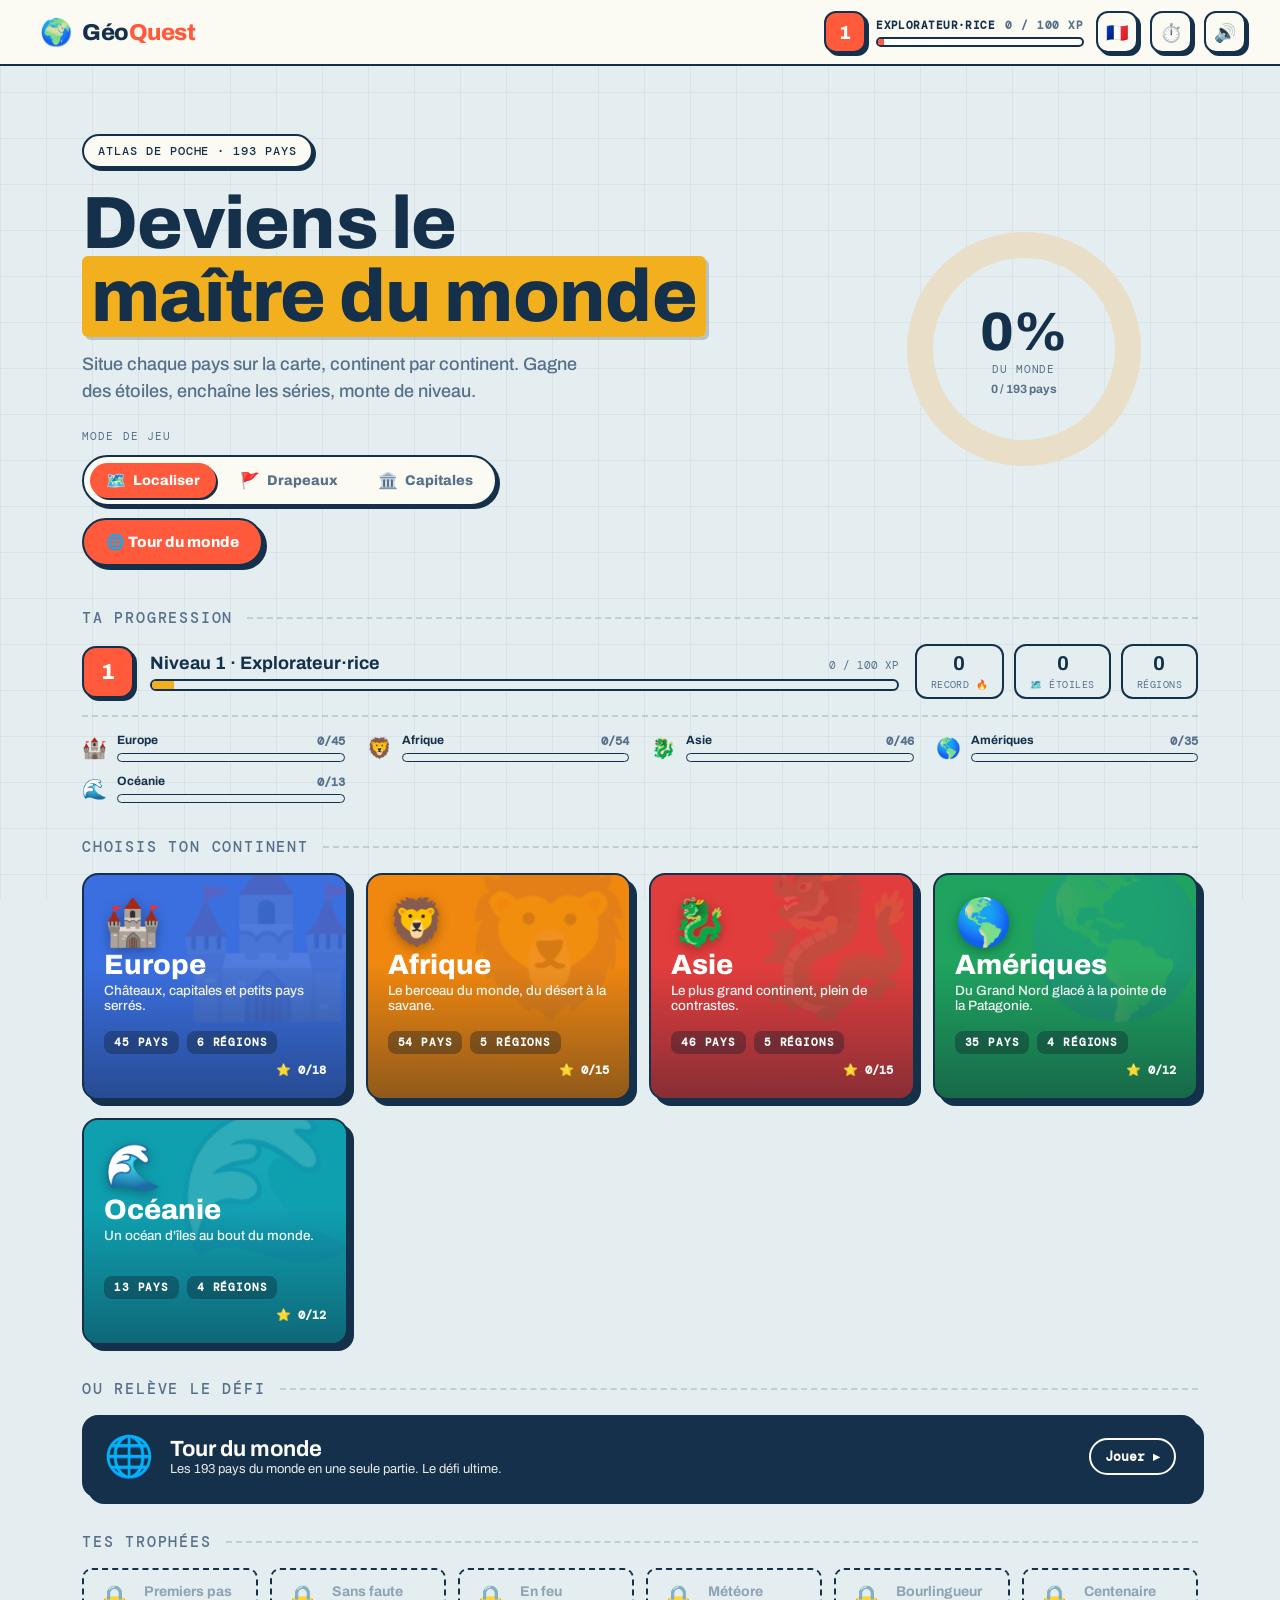
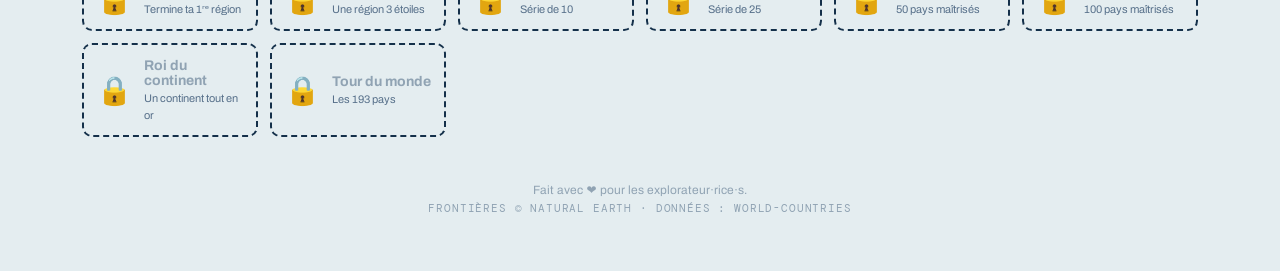
<file: index.html>
<!DOCTYPE html>
<html lang="fr">
<head>
  <meta charset="UTF-8" />
  <meta name="viewport" content="width=device-width, initial-scale=1.0, maximum-scale=1.0, user-scalable=no" />
  <meta name="theme-color" content="#e4edf0" />
  <title>GéoQuest — Explore le monde</title>
  <meta name="description" content="Le jeu de géo ultra addictif : situe tous les pays du monde, continent par continent." />
  <link rel="preconnect" href="https://fonts.googleapis.com" />
  <link rel="preconnect" href="https://fonts.gstatic.com" crossorigin />
  <link href="https://fonts.googleapis.com/css2?family=Bricolage+Grotesk:opsz,wght@12..96,600..800&family=Archivo:wght@400;500;600;700&family=DM+Mono:wght@400;500&display=swap" rel="stylesheet" />
  <link rel="stylesheet" href="vendor/leaflet.css" />
  <link rel="stylesheet" href="css/style.css" />
  <link rel="icon" href="data:image/svg+xml,%3Csvg xmlns='http://www.w3.org/2000/svg' viewBox='0 0 100 100'%3E%3Ctext y='.9em' font-size='90'%3E🌍%3C/text%3E%3C/svg%3E" />
</head>
<body>
  <!-- Décor de fond animé -->
  <div class="bg-scene" aria-hidden="true">
    <div class="blob blob-1"></div>
    <div class="blob blob-2"></div>
    <div class="blob blob-3"></div>
    <div class="stars"></div>
  </div>

  <!-- Barre supérieure (profil) -->
  <header class="topbar" id="topbar">
    <button class="brand" id="brand" aria-label="Accueil">
      <span class="brand-globe">🌍</span>
      <span class="brand-name">Géo<span>Quest</span></span>
    </button>
    <div class="profile" id="profile">
      <div class="lvl">
        <div class="lvl-badge" id="lvlBadge">1</div>
        <div class="lvl-info">
          <div class="lvl-row"><span id="lvlLabel">Explorateur·rice</span><span class="xp-txt" id="xpTxt">0 / 100 XP</span></div>
          <div class="xp-bar"><i id="xpFill"></i></div>
        </div>
      </div>
      <div class="lang-wrap">
        <button class="icon-btn" id="langBtn" aria-label="Langue">🇫🇷</button>
        <div class="lang-menu" id="langMenu" hidden></div>
      </div>
      <button class="icon-btn" id="timerBtn" title="Chrono" aria-label="Activer/couper le chrono">⏱️</button>
      <button class="icon-btn" id="soundBtn" title="Son" aria-label="Activer/couper le son">🔊</button>
    </div>
  </header>

  <main id="app">
    <!-- ÉCRAN ACCUEIL -->
    <section class="screen active" id="screen-home">
      <section class="hero">
        <div class="hero-left">
          <div class="hero-badge" data-i18n="hero_badge">🧭 Atlas de poche · 193 pays</div>
          <h1 class="hero-title" id="heroTitle">Deviens le <span class="grad-text">maître du monde</span></h1>
          <p class="hero-sub" data-i18n="hero_sub">Situe chaque pays sur la carte, continent par continent. Gagne des étoiles, enchaîne les séries, monte de niveau.</p>
          <div class="hero-ctas" id="heroCtas"></div>
        </div>
        <div class="hero-ring" id="heroRing"></div>
      </section>

      <h2 class="section-title"><span data-i18n="sec_progress">Ta progression</span></h2>
      <div id="progressPanel"></div>

      <h2 class="section-title"><span data-i18n="sec_continent">Choisis ton continent</span></h2>
      <div class="continent-grid" id="continentGrid"></div>

      <h2 class="section-title"><span data-i18n="sec_challenge">Ou relève le défi</span></h2>
      <div id="worldChallenge"></div>

      <h2 class="section-title"><span data-i18n="sec_trophies">Tes trophées</span></h2>
      <div class="badge-grid" id="badgeGrid"></div>

      <footer class="site-foot">
        <span data-i18n="foot_made">Fait avec ❤️ pour les explorateur·rice·s.</span>
        <span class="foot-credit" data-i18n="foot_credit">Frontières © Natural Earth · Données : world-countries</span>
      </footer>
    </section>

    <!-- ÉCRAN CONTINENT -->
    <section class="screen" id="screen-continent">
      <button class="back-btn" data-nav="home" data-i18n="btn_home" data-i18n-prefix="← ">← Accueil</button>
      <div class="continent-head" id="continentHead"></div>
      <div id="modeBarC" class="mode-bar-wrap"></div>
      <div id="continentChallenge"></div>
      <h2 class="section-title"><span data-i18n="sec_regions">Régions</span></h2>
      <div class="subregion-grid" id="subregionGrid"></div>
    </section>

    <!-- ÉCRAN JEU -->
    <section class="screen screen-game" id="screen-game">
      <div class="game-hud">
        <button class="hud-back" data-nav="continent" aria-label="Quitter">✕</button>
        <div class="hud-hearts" id="hudHearts"></div>
        <div class="hud-spacer"></div>
        <div class="hud-stat"><span class="hud-lbl" data-i18n="hud_score">Score</span><b id="hudScore">0</b></div>
        <div class="hud-stat"><span class="hud-lbl" data-i18n="hud_streak">Série</span><b id="hudStreak">0 🔥</b></div>
        <div class="hud-stat hud-prog"><span class="hud-lbl" data-i18n="hud_countries">Pays</span><b id="hudProg">0/0</b></div>
      </div>

      <div class="prompt-bar" id="promptBar">
        <div class="prompt-label" id="promptLabel">Trouve</div>
        <div class="prompt-country">
          <span class="prompt-flag" id="promptFlag">🏳️</span>
          <span class="prompt-name" id="promptName">…</span>
        </div>
        <div class="prompt-hint" id="promptHint"></div>
        <div class="prompt-timer"><i id="timerFill"></i></div>
      </div>

      <div id="map" class="map"></div>
      <div id="quiz" class="quiz" hidden></div>

      <div class="game-controls">
        <button class="mini-btn" id="skipBtn" data-i18n="skip">🤷 Je ne sais pas</button>
      </div>

      <div class="toast" id="toast"></div>
      <div class="combo-pop" id="comboPop"></div>
    </section>

    <!-- ÉCRAN RÉSULTATS -->
    <section class="screen" id="screen-result">
      <div class="result-card" id="resultCard">
        <div class="result-emoji" id="resultEmoji">🎉</div>
        <h2 class="result-title" id="resultTitle">Région terminée !</h2>
        <div class="result-sub" id="resultSub"></div>
        <div class="stars" id="resultStars"><i>★</i><i>★</i><i>★</i></div>
        <div class="result-stats" id="resultStats"></div>
        <div class="result-actions">
          <button class="btn btn-ghost" id="resultBackBtn">Régions</button>
          <button class="btn btn-ghost" id="replayBtn">↻ Rejouer</button>
          <button class="btn btn-primary" id="nextBtn">Suivant →</button>
        </div>
      </div>
    </section>
  </main>

  <canvas id="fx" class="fx-canvas" aria-hidden="true"></canvas>

  <!-- Scripts (tout en local, aucune dépendance réseau) -->
  <script src="vendor/leaflet.js"></script>
  <script src="data/geo-data.js"></script>
  <script src="js/i18n.js"></script>
  <script src="js/regions.js"></script>
  <script src="js/app.js"></script>
</body>
</html>
</file>
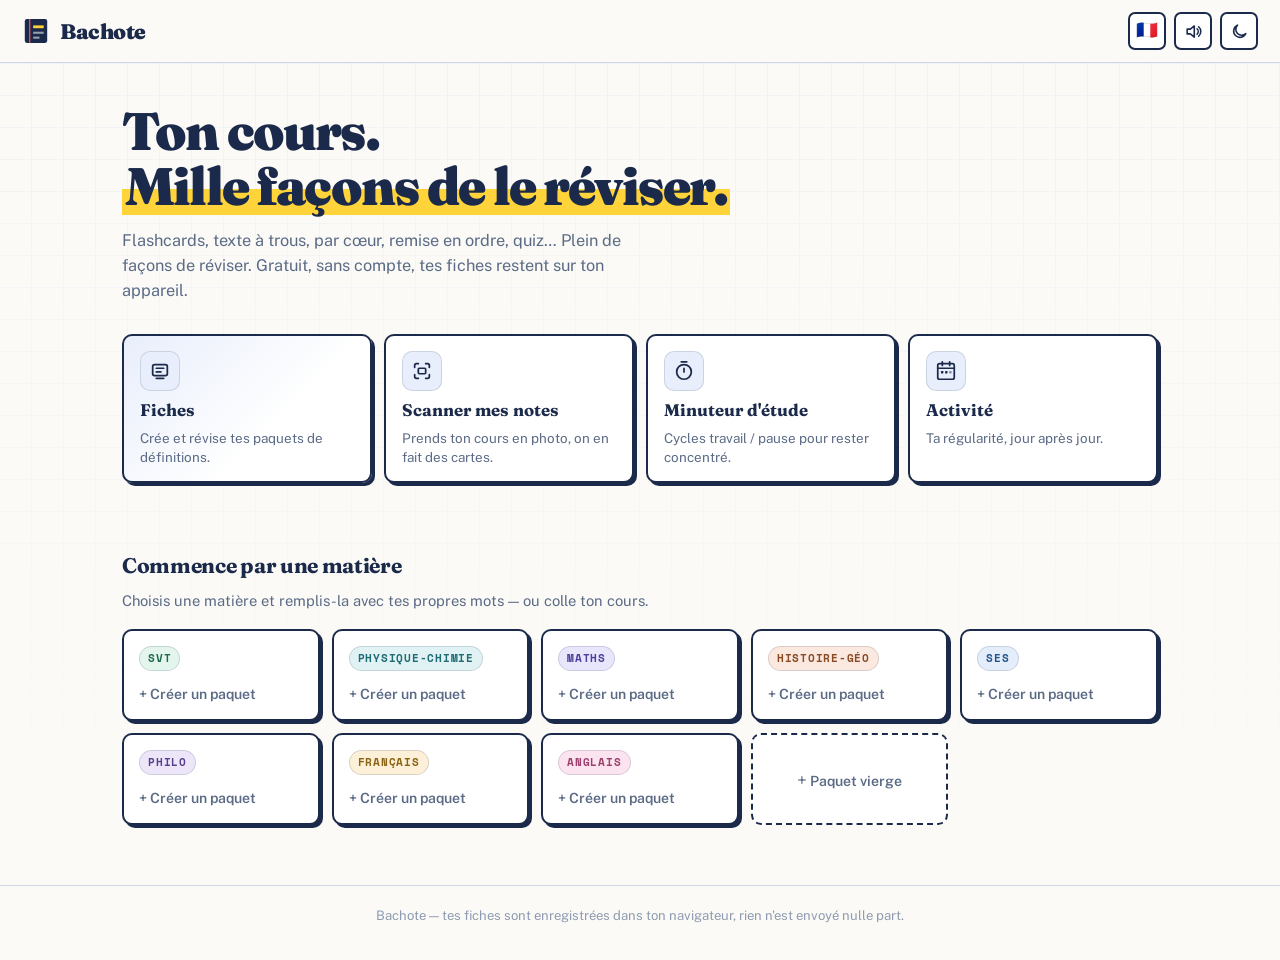
<file: bachote/index.html>
<!DOCTYPE html>
<html lang="fr">
<head>
<meta charset="utf-8">
<meta name="viewport" content="width=device-width, initial-scale=1, viewport-fit=cover">
<title>Bachote — apprends tes définitions</title>
<meta name="description" content="Colle ton cours, Bachote fabrique tes fiches. Flashcards, quiz, jeu d'association et révision intelligente. Gratuit, sans compte.">
<meta name="theme-color" content="#1b2a4a">
<meta property="og:title" content="Bachote — apprends tes définitions">
<meta property="og:description" content="Colle ton cours, Bachote fabrique tes fiches. Flashcards, quiz et révision intelligente. Gratuit, sans compte.">
<meta property="og:type" content="website">
<link rel="icon" href="data:image/svg+xml,<svg xmlns='http://www.w3.org/2000/svg' viewBox='0 0 100 100'><rect width='100' height='100' rx='18' fill='%231b2a4a'/><rect x='22' y='20' width='56' height='60' rx='5' fill='%23fbfbf7'/><rect x='30' y='20' width='3' height='60' fill='%23d94f4f'/><rect x='40' y='34' width='28' height='5' fill='%23ffd43b'/><rect x='40' y='48' width='28' height='4' fill='%23c9d2e0'/><rect x='40' y='60' width='18' height='4' fill='%23c9d2e0'/></svg>">
<link rel="preconnect" href="https://fonts.googleapis.com">
<link rel="preconnect" href="https://fonts.gstatic.com" crossorigin>
<link href="https://fonts.googleapis.com/css2?family=Fraunces:opsz,wght@9..144,500;9..144,700;9..144,900&family=Public+Sans:wght@400;500;600;700&family=Space+Mono:wght@400;700&display=swap" rel="stylesheet">
<link rel="stylesheet" href="css/style.css">
</head>
<body>

<div class="paper-grid" aria-hidden="true"></div>

<header class="topbar">
  <a class="brand" href="#/" aria-label="Bachote, accueil">
    <span class="brand-mark" aria-hidden="true">
      <svg viewBox="0 0 40 40" width="28" height="28"><rect x="4" y="3" width="32" height="34" rx="3" fill="currentColor"/><rect x="10" y="3" width="2" height="34" fill="#d94f4f"/><rect x="16" y="12" width="15" height="4" fill="#ffd43b"/><rect x="16" y="21" width="15" height="3" fill="#fff" opacity=".55"/><rect x="16" y="28" width="9" height="3" fill="#fff" opacity=".55"/></svg>
    </span>
    <span class="brand-text">Bachote</span>
  </a>
  <div class="topbar-actions">
    <div class="lang-wrap">
      <button class="icon-btn lang-btn" id="langBtn" type="button" aria-haspopup="true" aria-expanded="false" data-i18n-title="lang_toggle"><span class="lang-flag" id="langFlag">🇫🇷</span></button>
      <div class="lang-menu" id="langMenu" role="menu" hidden></div>
    </div>
    <button class="icon-btn" id="soundBtn" type="button" aria-pressed="true" data-i18n-title="sound_toggle"><span class="i-ic" id="soundIcon"></span></button>
    <button class="icon-btn" id="speakBtn" type="button" aria-pressed="true" data-i18n-title="speak_toggle" hidden><span class="i-ic" id="speakIcon"></span></button>
    <button class="icon-btn" id="themeBtn" type="button" data-i18n-title="theme_toggle"><span class="i-ic" id="themeIcon"></span></button>
  </div>
</header>

<main id="app">

  <!-- ══════════ ACCUEIL ══════════ -->
  <section class="screen" id="screen-home">
    <div class="wrap">

      <div class="hero">
        <h1 class="hero-title"><span data-i18n="hero_l1">Ton cours.</span><br><mark class="hl" data-i18n="hero_l2">Mille façons de le réviser.</mark></h1>
        <p class="hero-sub" data-i18n="hero_sub">Flashcards, texte à trous, par cœur, remise en ordre, quiz… Plein de façons de réviser. Gratuit, sans compte, tes fiches restent sur ton appareil.</p>
      </div>

      <div class="tools-row" id="toolsRow">
        <button class="tool-tile tool-active" id="toolCards" type="button">
          <span class="tool-ic"><svg viewBox="0 0 24 24" aria-hidden="true"><rect x="4" y="5" width="16" height="12" rx="2"/><path d="M8 20h8"/><path d="M8 9h8M8 13h5"/></svg></span>
          <span class="tool-name" data-i18n="tool_cards_name">Fiches</span>
          <span class="tool-desc" data-i18n="tool_cards_desc">Crée et révise tes paquets de définitions.</span>
        </button>
        <button class="tool-tile" id="toolScan" type="button">
          <span class="tool-ic"><svg viewBox="0 0 24 24" aria-hidden="true"><path d="M4 8V6a2 2 0 0 1 2-2h2M16 4h2a2 2 0 0 1 2 2v2M20 16v2a2 2 0 0 1-2 2h-2M8 20H6a2 2 0 0 1-2-2v-2"/><rect x="8" y="9" width="8" height="6" rx="1"/></svg></span>
          <span class="tool-name" data-i18n="tool_scan_name">Scanner mes notes</span>
          <span class="tool-desc" data-i18n="tool_scan_desc">Prends ton cours en photo, on en fait des cartes.</span>
        </button>
        <button class="tool-tile" id="toolTimer" type="button">
          <span class="tool-ic"><svg viewBox="0 0 24 24" aria-hidden="true"><circle cx="12" cy="13" r="8"/><path d="M12 13V9M9 2h6"/></svg></span>
          <span class="tool-name" data-i18n="tool_timer_name">Minuteur d'étude</span>
          <span class="tool-desc" data-i18n="tool_timer_desc">Cycles travail / pause pour rester concentré.</span>
        </button>
        <button class="tool-tile" id="toolActivity" type="button">
          <span class="tool-ic"><svg viewBox="0 0 24 24" aria-hidden="true"><rect x="3" y="4" width="18" height="17" rx="2"/><path d="M3 9h18M8 2v4M16 2v4"/><rect x="6.5" y="12" width="2.6" height="2.6" rx="0.5" fill="currentColor" stroke="none"/><rect x="11" y="12" width="2.6" height="2.6" rx="0.5" fill="currentColor" stroke="none"/><rect x="15.5" y="12" width="2.6" height="2.6" rx="0.5" fill="currentColor" stroke="none" opacity=".5"/></svg></span>
          <span class="tool-name" data-i18n="tool_activity_name">Activité</span>
          <span class="tool-desc" data-i18n="tool_activity_desc">Ta régularité, jour après jour.</span>
        </button>
      </div>

      <div class="due-card" id="dueCard" hidden>
        <div class="due-left">
          <span class="due-num" id="dueNum">0</span>
          <span class="due-label" id="dueLabel">carte à réviser</span>
        </div>
        <div class="due-right">
          <p class="due-hint" data-i18n="due_hint">La révision intelligente te montre en priorité ce que tu es sur le point d'oublier.</p>
          <button class="btn btn-primary" id="dueStart" type="button" data-i18n="due_start">Lancer la révision</button>
        </div>
      </div>

      <div class="stats-strip" id="statsStrip"></div>

      <div class="prog-card" id="progCard" hidden>
        <div class="prog-level">
          <div class="prog-level-top">
            <span class="prog-level-badge"><span data-i18n="level_word">Niveau</span>&nbsp;<b id="levelNum">1</b></span>
            <span class="prog-xp-text" id="xpText"></span>
          </div>
          <div class="prog-xp-bar"><span id="xpFill"></span></div>
        </div>
        <button class="prog-goal" id="goalBtn" type="button" title="Objectif du jour">
          <svg class="goal-ring" viewBox="0 0 72 72" aria-hidden="true">
            <circle class="goal-ring-bg" cx="36" cy="36" r="30"></circle>
            <circle class="goal-ring-arc" id="goalArc" cx="36" cy="36" r="30"></circle>
          </svg>
          <span class="goal-center" id="goalCenter">0/20</span>
          <span class="goal-label" data-i18n="daily_goal">Objectif du jour</span>
        </button>
      </div>

      <div class="sec-head" id="decksHead" hidden>
        <h2 class="sec-title" data-i18n="decks_title">Tes paquets</h2>
        <button class="btn btn-ghost btn-sm" id="newDeckBtn" type="button" data-i18n="new_deck">+ Nouveau paquet</button>
      </div>

      <div class="deck-grid" id="deckGrid"></div>

      <div class="badges-block" id="badgesBlock" hidden>
        <h2 class="sec-title sec-title-tight" data-i18n="badges_title">Badges</h2>
        <div class="badges-strip" id="badgesStrip"></div>
      </div>

      <div class="sec-head">
        <h2 class="sec-title" id="subjectHead">Commence par une matière</h2>
      </div>
      <p class="sec-note" id="subjectNote" data-i18n="subject_note">Choisis une matière et remplis-la avec tes propres mots — ou colle ton cours.</p>
      <div class="subject-grid" id="subjectGrid"></div>

      <!-- Sauvegarde : exporter / importer ses fiches -->
      <div class="backup-block" id="backupBlock" hidden>
        <div class="backup-head">
          <span class="backup-ic" aria-hidden="true"><svg viewBox="0 0 24 24"><path d="M12 3v11M8 10l4 4 4-4"/><path d="M5 17v2a2 2 0 0 0 2 2h10a2 2 0 0 0 2-2v-2"/></svg></span>
          <div>
            <h2 class="sec-title sec-title-tight" data-i18n="backup_title">Sauvegarde de tes fiches</h2>
            <p class="sec-note sec-note-tight" data-i18n="backup_desc">Tes fiches vivent dans ce navigateur. Exporte-les dans un fichier pour ne rien perdre, ou pour les retrouver sur un autre appareil.</p>
          </div>
        </div>
        <div class="backup-actions">
          <button class="btn btn-ghost" id="exportBtn" type="button" data-i18n="backup_export">Exporter mes fiches</button>
          <button class="btn btn-ghost" id="importBtn" type="button" data-i18n="backup_import">Importer un fichier</button>
          <input type="file" id="importFile" accept="application/json,.json" hidden>
        </div>
        <div class="backup-fallback" id="backupFallback" hidden>
          <p class="sec-note sec-note-tight" data-i18n="backup_copy_hint">Le téléchargement est bloqué ici. Copie ce texte et colle-le dans un fichier <code>.json</code> pour le garder.</p>
          <textarea class="backup-text" id="backupText" readonly spellcheck="false"></textarea>
          <button class="btn btn-ghost btn-sm" id="backupCopy" type="button" data-i18n="backup_copy">Copier</button>
        </div>
      </div>

    </div>
  </section>

  <!-- ══════════ CHOIX DU TYPE DE PAQUET ══════════ -->
  <section class="screen" id="screen-pick" hidden>
    <div class="wrap wrap-narrow">
      <button class="back-link" type="button" data-nav="#/" data-i18n="back_all">← Tous les paquets</button>
      <h1 class="edit-title" data-i18n="pick_title">Quel type de fiche ?</h1>
      <p class="sec-note" data-i18n="pick_sub">Choisis la façon dont tu veux étudier. Chaque type a sa propre manière de réviser.</p>
      <div class="type-grid" id="typeGrid"></div>
    </div>
  </section>

  <!-- ══════════ PAQUET ══════════ -->
  <section class="screen" id="screen-deck" hidden>
    <div class="wrap">
      <button class="back-link" type="button" data-nav="#/" data-i18n="back_all">← Tous les paquets</button>

      <div class="deck-head">
        <div class="deck-head-main">
          <div class="deck-tags">
            <span class="tag" id="deckTag">Matière</span>
            <span class="kind-badge" id="deckKindBadge" hidden></span>
          </div>
          <h1 class="deck-title" id="deckTitle">Paquet</h1>
          <p class="deck-meta" id="deckMeta">0 carte</p>
        </div>
        <div class="deck-head-actions">
          <button class="btn btn-ghost btn-sm" id="editDeckBtn" type="button" data-i18n="edit">Modifier</button>
          <button class="btn btn-ghost btn-sm" id="shareDeckBtn" type="button" data-i18n="share">Partager</button>
          <button class="btn btn-ghost btn-sm btn-danger" id="delDeckBtn" type="button" data-i18n="delete">Supprimer</button>
        </div>
      </div>

      <div class="progress-block">
        <div class="progress-bar"><span id="deckProgFill"></span></div>
        <p class="progress-legend" id="deckProgLegend"></p>
      </div>

      <h2 class="sec-title sec-title-tight" data-i18n="how_work">Comment veux-tu travailler ?</h2>
      <!-- Grille de modes générée selon le type de paquet (renderModeGrid). -->
      <div class="mode-grid" id="modeGrid"></div>

      <div class="sec-head">
        <h2 class="sec-title" data-i18n="cards_title">Les cartes</h2>
        <span class="muted-count" id="cardCount"></span>
      </div>
      <ul class="card-list" id="cardList"></ul>
    </div>
  </section>

  <!-- ══════════ ÉDITEUR ══════════ -->
  <section class="screen" id="screen-edit" hidden>
    <div class="wrap wrap-narrow">
      <button class="back-link" type="button" id="editBack" data-i18n="editor_cancel">← Annuler</button>
      <div class="edit-head">
        <h1 class="edit-title" id="editHeading">Nouveau paquet</h1>
        <span class="kind-badge" id="editKindBadge" hidden></span>
      </div>

      <div class="field">
        <label class="lbl" for="deckNameInput" data-i18n="deck_name_label">Nom du paquet</label>
        <input class="inp" id="deckNameInput" type="text" placeholder="ex. SVT — La cellule" data-i18n-ph="deck_name_ph" maxlength="70" autocomplete="off">
      </div>

      <div class="field">
        <label class="lbl" for="deckSubjectInput" data-i18n="subject_label">Matière</label>
        <div class="subject-row" id="subjectRow"></div>
        <input type="hidden" id="deckSubjectInput">
      </div>

      <!-- Éditeur DÉFINITIONS / QUESTIONS (rangées) -->
      <div id="defEditor">
      <details class="paste-box" id="pasteBox">
        <summary class="paste-summary">
          <span class="paste-title" data-i18n="paste_title">⚡ Coller mon cours d'un coup</span>
          <span class="paste-hint" data-i18n="paste_hint">La façon la plus rapide de remplir un paquet</span>
        </summary>
        <div class="paste-body">
          <p class="paste-help" data-i18n="paste_help">Colle tes lignes, une par carte. Bachote détecte tout seul le séparateur entre le mot et sa définition.</p>
          <textarea class="inp inp-area" id="pasteArea" rows="7" placeholder="mitose : division cellulaire qui produit deux cellules identiques&#10;méiose : division qui produit quatre cellules à n chromosomes&#10;chromosome — molécule d'ADN condensée portant les gènes"></textarea>
          <div class="paste-controls">
            <label class="lbl lbl-inline" for="sepSelect" data-i18n="sep_label">Séparateur</label>
            <select class="inp inp-select" id="sepSelect">
              <option value="auto" data-i18n="sep_auto">Détection automatique</option>
              <option value="tab" data-i18n="sep_tab">Tabulation</option>
              <option value=":" data-i18n="sep_colon">Deux-points :</option>
              <option value="-" data-i18n="sep_dash">Tiret -</option>
              <option value="=" data-i18n="sep_eq">Égal =</option>
            </select>
            <button class="btn btn-primary btn-sm" id="pasteApply" type="button" data-i18n="paste_apply">Créer les cartes</button>
          </div>
          <p class="paste-preview" id="pastePreview"></p>
        </div>
      </details>

      <details class="paste-box scan-box" id="scanBox">
        <summary class="paste-summary">
          <span class="paste-title" data-i18n="scan_title">📷 Scanner / importer une photo</span>
          <span class="paste-hint" data-i18n="scan_hint">Une photo de ton cahier → des cartes</span>
        </summary>
        <div class="paste-body">
          <p class="paste-help" data-i18n="scan_help">Importe une ou plusieurs photos. On lit le texte quand c'est possible ; sinon, recopie-le en regardant ta photo. Ensuite on le découpe en cartes.</p>
          <input type="file" id="scanInput" accept="image/*" capture="environment" multiple hidden>
          <button class="btn btn-primary btn-sm" id="scanPick" type="button" data-i18n="scan_pick">Choisir / prendre une photo</button>
          <div class="scan-photos" id="scanPhotos" hidden></div>
          <p class="scan-status" id="scanStatus" hidden></p>
          <textarea class="inp inp-area" id="scanText" rows="7" data-i18n-ph="scan_engine_manual" placeholder="Recopie le texte en regardant ta photo."></textarea>
          <div class="paste-controls">
            <button class="btn btn-primary btn-sm" id="scanApply" type="button" data-i18n="paste_apply">Créer les cartes</button>
          </div>
          <p class="paste-preview" id="scanPreview"></p>
        </div>
      </details>

      <div class="sec-head">
        <h2 class="sec-title" data-i18n="cards_edit_title">Cartes</h2>
        <span class="muted-count" id="editCount"></span>
      </div>

      <ul class="edit-list" id="editList"></ul>
      <button class="btn btn-ghost btn-wide" id="addCardBtn" type="button" data-i18n="add_card">+ Ajouter une carte</button>
      </div><!-- /defEditor -->

      <!-- Éditeur TEXTE À TROUS -->
      <div id="clozeEditor" hidden>
        <div class="sec-head">
          <h2 class="sec-title" data-i18n="cloze_edit_title">Passages</h2>
          <span class="muted-count" id="clozeCount"></span>
        </div>
        <p class="sec-note" data-i18n="cloze_edit_help">Colle un passage de ton cours, puis clique les mots à cacher. À la révision, tu les retrouveras dans leur contexte.</p>
        <div id="clozeBlocks"></div>
        <button class="btn btn-ghost btn-wide" id="addClozeBtn" type="button" data-i18n="cloze_add">+ Ajouter un passage</button>
      </div>

      <!-- Éditeur APPRENDRE PAR CŒUR -->
      <div id="recitEditor" hidden>
        <div class="sec-head">
          <h2 class="sec-title" data-i18n="recit_edit_title">Textes à apprendre</h2>
          <span class="muted-count" id="recitCount"></span>
        </div>
        <p class="sec-note" data-i18n="recit_edit_help">Un poème, une citation, une définition exacte… Donne un titre et colle le texte tel qu'il doit être su.</p>
        <div id="recitBlocks"></div>
        <button class="btn btn-ghost btn-wide" id="addRecitBtn" type="button" data-i18n="recit_add">+ Ajouter un texte</button>
      </div>

      <!-- Éditeur REMETTRE DANS L'ORDRE -->
      <div id="orderEditor" hidden>
        <div class="sec-head">
          <h2 class="sec-title" data-i18n="order_edit_title">Suites à ordonner</h2>
          <span class="muted-count" id="orderCount"></span>
        </div>
        <p class="sec-note" data-i18n="order_edit_help">Donne un titre, puis écris les éléments dans le bon ordre, un par ligne. À la révision, ils seront mélangés à remettre en place.</p>
        <div id="orderBlocks"></div>
        <button class="btn btn-ghost btn-wide" id="addOrderBtn" type="button" data-i18n="order_add">+ Ajouter une suite</button>
      </div>

      <div class="edit-actions">
        <button class="btn btn-primary btn-wide" id="saveDeckBtn" type="button" data-i18n="save_deck">Enregistrer le paquet</button>
      </div>
    </div>
  </section>

  <!-- ══════════ ÉTUDE ══════════ -->
  <section class="screen screen-study" id="screen-study" hidden>
    <div class="study-bar">
      <button class="icon-btn" id="quitStudy" type="button" data-i18n-title="quit">✕</button>
      <div class="study-prog"><span id="studyProgFill"></span></div>
      <span class="study-count" id="studyCount">0 / 0</span>
    </div>

    <div class="study-body">
      <!-- Flashcard / révision -->
      <div class="pane" id="pane-flash" hidden>
        <div class="flip" id="flip">
          <div class="flip-in" id="flipIn">
            <div class="flip-face flip-front">
              <span class="face-label" data-i18n="face_term">Terme</span>
              <button class="speak-btn" id="speakFront" type="button" data-i18n-title="speak_hint" hidden><svg viewBox="0 0 24 24" aria-hidden="true"><path d="M4 9v6h4l5 4V5L8 9H4Z"/><path d="M16.5 8.5a5 5 0 0 1 0 7"/></svg></button>
              <p class="face-text" id="flashFront"></p>
              <span class="face-hint"><span data-i18n="flip_hint_a">Appuie sur la carte ou </span><kbd data-i18n="flip_kbd">Espace</kbd><span data-i18n="flip_hint_b"> pour retourner</span></span>
            </div>
            <div class="flip-face flip-back">
              <span class="face-label" data-i18n="face_def">Définition</span>
              <button class="speak-btn" id="speakBack" type="button" data-i18n-title="speak_hint" hidden><svg viewBox="0 0 24 24" aria-hidden="true"><path d="M4 9v6h4l5 4V5L8 9H4Z"/><path d="M16.5 8.5a5 5 0 0 1 0 7"/></svg></button>
              <p class="face-text face-text-def" id="flashBack"></p>
            </div>
          </div>
        </div>
        <div class="grade-row" id="gradeRow" hidden>
          <button class="btn-grade g-again" data-q="1" type="button"><b data-i18n="g_again">Encore</b><i data-i18n="iv_min">&lt; 1 min</i></button>
          <button class="btn-grade g-hard" data-q="3" type="button"><b data-i18n="g_hard">Difficile</b><i id="gHard"></i></button>
          <button class="btn-grade g-good" data-q="4" type="button"><b data-i18n="g_good">Bien</b><i id="gGood"></i></button>
          <button class="btn-grade g-easy" data-q="5" type="button"><b data-i18n="g_easy">Facile</b><i id="gEasy"></i></button>
        </div>
        <div class="grade-row grade-row-simple" id="simpleRow" hidden>
          <button class="btn btn-ghost" id="flashPrev" type="button" data-i18n="prev">← Précédent</button>
          <button class="btn btn-primary" id="flashNext" type="button" data-i18n="next">Suivant →</button>
        </div>
      </div>

      <!-- QCM -->
      <div class="pane" id="pane-mcq" hidden>
        <div class="prompt-card">
          <span class="face-label" id="mcqLabel" data-i18n="mcq_label">Quelle est la définition de</span>
          <p class="prompt-text" id="mcqPrompt"></p>
        </div>
        <div class="opt-grid" id="mcqOpts"></div>
      </div>

      <!-- Écrire -->
      <div class="pane" id="pane-write" hidden>
        <div class="prompt-card">
          <span class="face-label" data-i18n="write_q">Quel mot correspond à cette définition ?</span>
          <p class="prompt-text prompt-text-def" id="writePrompt"></p>
        </div>
        <form class="write-form" id="writeForm" autocomplete="off">
          <input class="inp inp-write" id="writeInput" type="text" placeholder="Écris le mot…" data-i18n-ph="write_ph" autocomplete="off" autocorrect="off" spellcheck="false">
          <button class="btn btn-primary" type="submit" id="writeSubmit" data-i18n="validate">Valider</button>
        </form>
        <div class="write-feedback" id="writeFeedback" hidden></div>
        <button class="btn btn-ghost btn-sm" id="writeSkip" type="button" data-i18n="dont_know">Je ne sais pas</button>
      </div>

      <!-- Associer -->
      <div class="pane pane-match" id="pane-match" hidden>
        <p class="match-help" data-i18n="match_help">Clique un mot, puis sa définition.</p>
        <div class="match-grid" id="matchGrid"></div>
      </div>

      <!-- Vrai ou faux -->
      <div class="pane" id="pane-tf" hidden>
        <div class="prompt-card">
          <span class="face-label" id="tfTerm"></span>
          <p class="prompt-text prompt-text-def" id="tfDef"></p>
          <span class="tf-q" data-i18n="tf_q">Cette définition correspond-elle au mot ?</span>
        </div>
        <div class="tf-row">
          <button class="btn tf-btn tf-true" id="tfTrue" type="button"><span data-i18n="tf_true">Vrai</span></button>
          <button class="btn tf-btn tf-false" id="tfFalse" type="button"><span data-i18n="tf_false">Faux</span></button>
        </div>
      </div>

      <!-- Fiche de révision -->
      <div class="pane pane-sheet" id="pane-sheet" hidden>
        <div class="sheet-bar">
          <button class="btn btn-ghost btn-sm" id="sheetToggle" type="button" data-i18n="sheet_hide">Masquer les définitions</button>
          <span class="sheet-hint" id="sheetHint" hidden data-i18n="sheet_reveal">Touche une ligne pour révéler sa définition.</span>
        </div>
        <ul class="sheet-list" id="sheetList"></ul>
      </div>

      <!-- Texte à trous -->
      <div class="pane pane-cloze" id="pane-cloze" hidden>
        <div class="cloze-card">
          <div class="cloze-bar">
            <span class="face-label" data-i18n="cloze_fill">Complète le texte</span>
            <button class="speak-btn" id="clozeSpeak" type="button" data-i18n-title="speak_hint" hidden><svg viewBox="0 0 24 24" aria-hidden="true"><path d="M4 9v6h4l5 4V5L8 9H4Z"/><path d="M16.5 8.5a5 5 0 0 1 0 7"/></svg></button>
          </div>
          <p class="cloze-text" id="clozeText"></p>
        </div>
        <div class="cloze-actions">
          <button class="btn btn-primary" id="clozeCheck" type="button" data-i18n="cloze_check">Vérifier</button>
          <button class="btn btn-primary" id="clozeNext" type="button" hidden data-i18n="next">Suivant →</button>
        </div>
        <p class="cloze-score" id="clozeScore" hidden></p>
      </div>

      <!-- Apprendre par cœur -->
      <div class="pane pane-recit" id="pane-recit" hidden>
        <div class="recit-card">
          <div class="cloze-bar">
            <span class="recit-title" id="recitTitle"></span>
            <button class="speak-btn" id="recitSpeak" type="button" data-i18n-title="speak_hint" hidden><svg viewBox="0 0 24 24" aria-hidden="true"><path d="M4 9v6h4l5 4V5L8 9H4Z"/><path d="M16.5 8.5a5 5 0 0 1 0 7"/></svg></button>
          </div>
          <div class="recit-text" id="recitText"></div>
        </div>
        <div class="recit-levels" id="recitLevels" hidden>
          <span class="recit-lvl-label" data-i18n="recit_hide">Masquer :</span>
          <div class="recit-lvl-btns" id="recitLevelBtns"></div>
        </div>
        <div class="recit-actions" id="recitActions">
          <button class="btn btn-ghost" id="recitReveal" type="button" hidden data-i18n="recit_reveal">Révéler la ligne</button>
          <button class="btn btn-primary" id="recitNext" type="button" data-i18n="next">Suivant →</button>
        </div>
        <div class="grade-row grade-row-simple" id="recitGrade" hidden>
          <button class="btn tf-btn tf-false" id="recitAgain" type="button"><span data-i18n="recit_again">À revoir</span></button>
          <button class="btn tf-btn tf-true" id="recitKnew" type="button"><span data-i18n="recit_knew">Je le savais</span></button>
        </div>
      </div>

      <!-- Remettre dans l'ordre -->
      <div class="pane pane-order" id="pane-order" hidden>
        <div class="prompt-card">
          <span class="face-label" data-i18n="order_do">Remets dans le bon ordre</span>
          <p class="prompt-text" id="orderTitle"></p>
        </div>
        <ul class="order-list" id="orderList"></ul>
        <div class="cloze-actions">
          <button class="btn btn-primary" id="orderCheck" type="button" data-i18n="cloze_check">Vérifier</button>
          <button class="btn btn-primary" id="orderNext" type="button" hidden data-i18n="next">Suivant →</button>
        </div>
        <p class="cloze-score" id="orderScore" hidden></p>
      </div>

      <!-- Questions de cours -->
      <div class="pane pane-qa" id="pane-qa" hidden>
        <div class="qa-card">
          <div class="cloze-bar">
            <span class="face-label" data-i18n="qa_question">Question</span>
            <button class="speak-btn" id="qaSpeak" type="button" data-i18n-title="speak_hint" hidden><svg viewBox="0 0 24 24" aria-hidden="true"><path d="M4 9v6h4l5 4V5L8 9H4Z"/><path d="M16.5 8.5a5 5 0 0 1 0 7"/></svg></button>
          </div>
          <p class="qa-question" id="qaQuestion"></p>
          <div class="qa-answer" id="qaAnswer" hidden>
            <span class="face-label" data-i18n="qa_answer">Réponse</span>
            <p class="qa-answer-text" id="qaAnswerText"></p>
          </div>
        </div>
        <div class="cloze-actions">
          <button class="btn btn-primary" id="qaShow" type="button" data-i18n="qa_show">Voir la réponse</button>
        </div>
        <div class="grade-row grade-row-simple" id="qaGrade" hidden>
          <button class="btn tf-btn tf-false" id="qaAgain" type="button"><span data-i18n="recit_again">À revoir</span></button>
          <button class="btn tf-btn tf-true" id="qaKnew" type="button"><span data-i18n="recit_knew">Je le savais</span></button>
        </div>
      </div>
    </div>
  </section>

  <!-- ══════════ RÉSULTAT ══════════ -->
  <section class="screen" id="screen-result" hidden>
    <div class="wrap wrap-narrow">
      <div class="result-card">
        <span class="result-emoji" id="resultEmoji">🎉</span>
        <h1 class="result-title" id="resultTitle">Terminé !</h1>
        <p class="result-sub" id="resultSub"></p>
        <div class="result-stats" id="resultStats"></div>
        <div class="result-actions">
          <button class="btn btn-primary" id="againBtn" type="button" data-i18n="again">Recommencer</button>
          <button class="btn btn-ghost" id="backDeckBtn" type="button" data-i18n="back_deck">Retour au paquet</button>
        </div>
        <div class="result-missed" id="resultMissed" hidden>
          <h2 class="sec-title sec-title-tight" data-i18n="to_review_title">À retravailler</h2>
          <ul class="missed-list" id="missedList"></ul>
        </div>
      </div>
    </div>
  </section>

  <!-- ══════════ MINUTEUR ══════════ -->
  <section class="screen" id="screen-timer" hidden>
    <div class="wrap wrap-narrow">
      <button class="back-link" type="button" id="timerBack" data-i18n="nav_home">← Accueil</button>
      <h1 class="edit-title" data-i18n="tool_timer_name">Minuteur d'étude</h1>

      <div class="timer-card" id="timerCard">
        <span class="timer-phase" id="timerPhase" data-i18n="timer_work">Concentration</span>
        <div class="timer-dial">
          <svg class="timer-ring" viewBox="0 0 220 220" aria-hidden="true">
            <circle class="timer-ring-bg" cx="110" cy="110" r="98"></circle>
            <circle class="timer-ring-arc" id="timerArc" cx="110" cy="110" r="98"></circle>
          </svg>
          <span class="timer-clock" id="timerClock">25:00</span>
        </div>
        <div class="timer-presets" id="timerPresets"></div>
        <div class="timer-actions">
          <button class="btn btn-primary" id="timerStart" type="button" data-i18n="timer_start">Démarrer</button>
          <button class="btn btn-ghost" id="timerReset" type="button" data-i18n="timer_reset">Réinitialiser</button>
        </div>
        <p class="timer-cycles" id="timerCycles"></p>
        <p class="sec-note" data-i18n="timer_focus_note">Reste sur cette page pendant ta session de concentration.</p>
      </div>
    </div>
  </section>

  <!-- ══════════ ACTIVITÉ ══════════ -->
  <section class="screen" id="screen-activity" hidden>
    <div class="wrap wrap-narrow">
      <button class="back-link" type="button" id="activityBack" data-i18n="nav_home">← Accueil</button>
      <h1 class="edit-title" data-i18n="tool_activity_name">Activité</h1>
      <p class="sec-note" data-i18n="activity_intro">Chaque case est un jour. Plus tu révises, plus elle est foncée. Reviens un peu chaque jour pour garder ta série.</p>

      <div class="activity-stats" id="activityStats"></div>

      <div class="heatmap-card">
        <div class="heatmap-scroll">
          <div class="heatmap" id="heatmap" aria-hidden="true"></div>
        </div>
        <div class="heatmap-legend">
          <span data-i18n="activity_less">Moins</span>
          <span class="hm-cell l0"></span>
          <span class="hm-cell l1"></span>
          <span class="hm-cell l2"></span>
          <span class="hm-cell l3"></span>
          <span class="hm-cell l4"></span>
          <span data-i18n="activity_more">Plus</span>
        </div>
      </div>

      <div class="activity-empty" id="activityEmpty" hidden>
        <p class="sec-note" data-i18n="activity_empty">Rien encore. Lance une révision ou une session de minuteur : ton premier jour s'allumera ici.</p>
      </div>
    </div>
  </section>

</main>

<footer class="foot">
  <p data-i18n="foot">Bachote — tes fiches sont enregistrées dans ton navigateur, rien n'est envoyé nulle part.</p>
</footer>

<div class="toast" id="toast" hidden></div>

<div class="ctx-menu" id="ctxMenu" role="menu" hidden></div>

<div class="modal-overlay" id="modal" hidden></div>

<script src="js/i18n.js"></script>
<script src="js/store.js"></script>
<script src="js/sound.js"></script>
<script src="js/speak.js"></script>
<script src="js/samples.js"></script>
<script src="js/scan.js"></script>
<script src="js/app.js"></script>
</body>
</html>
</file>
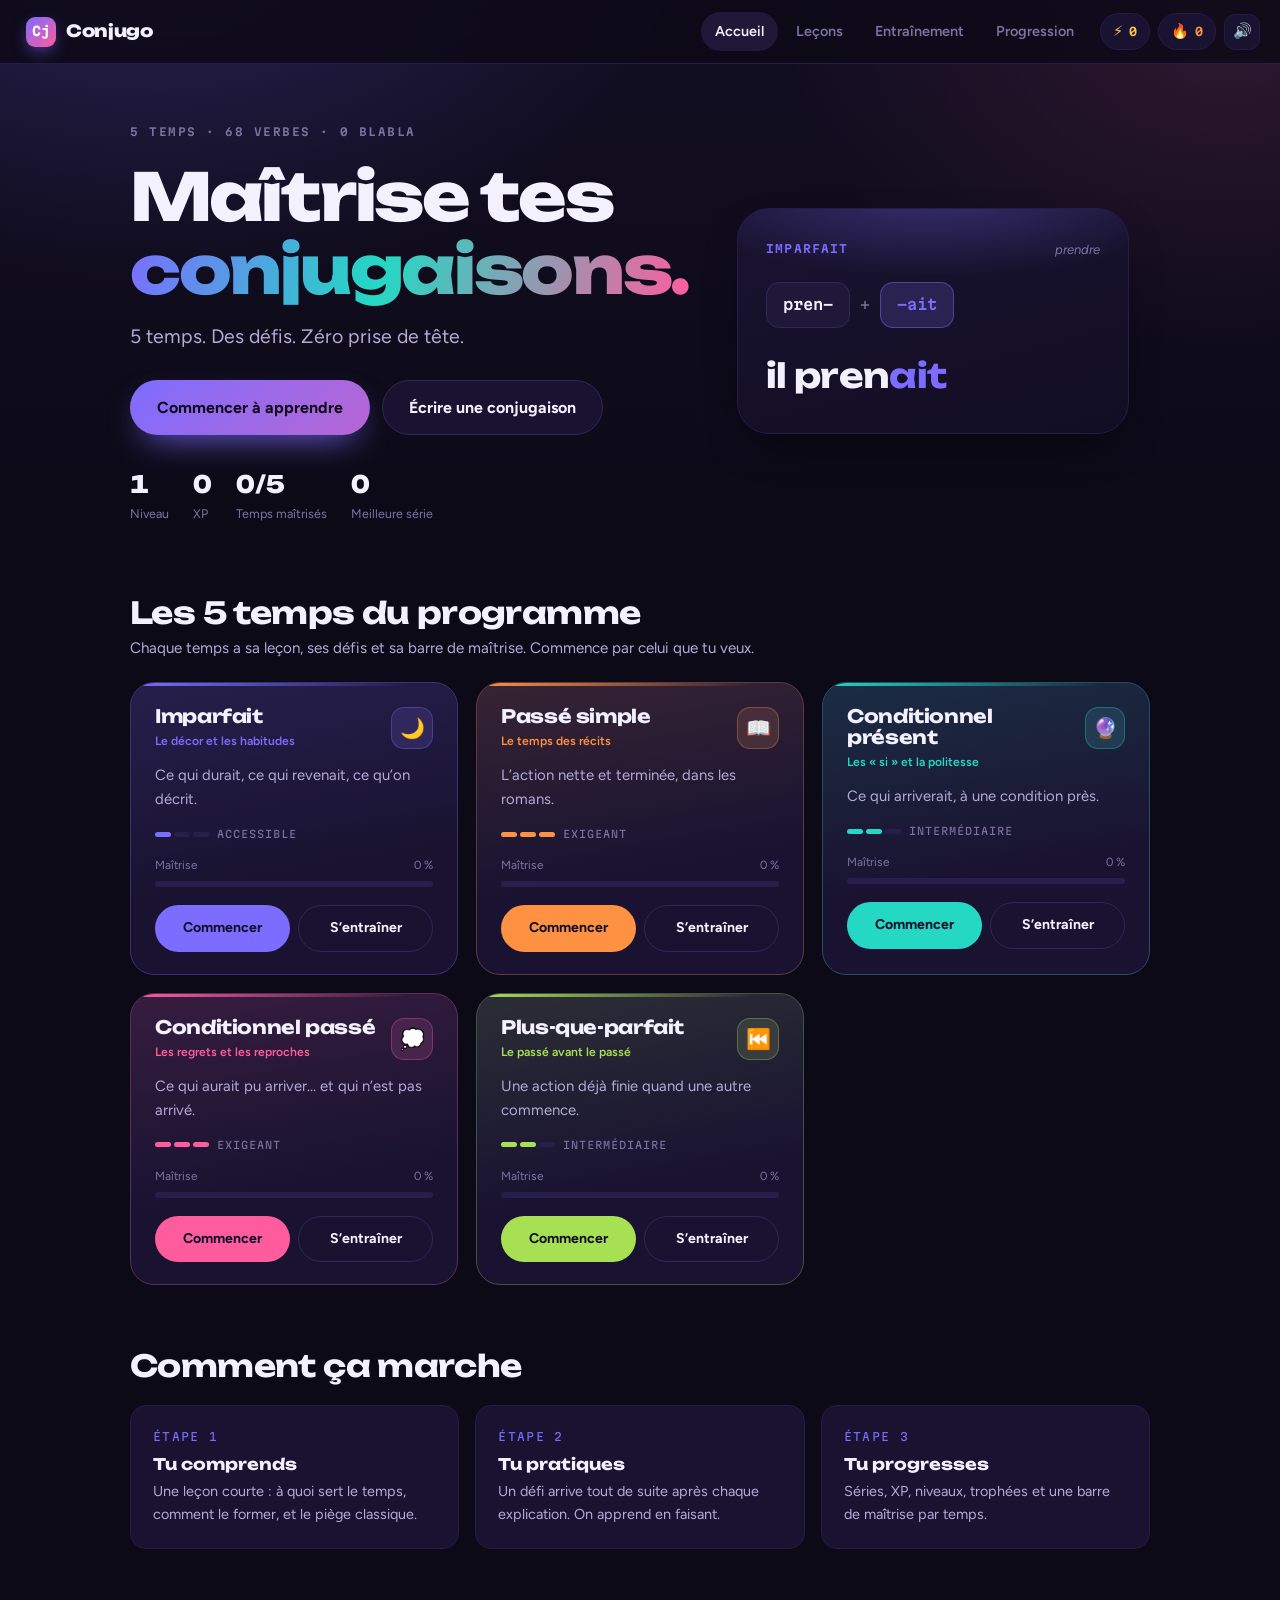
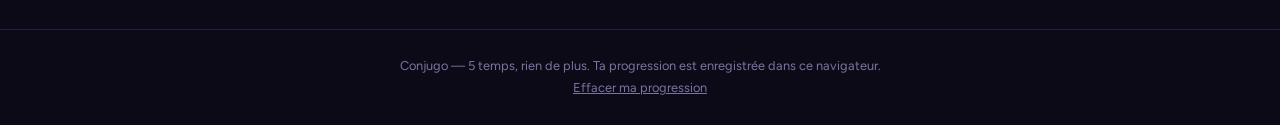
<file: conjugaison/index.html>
<!DOCTYPE html>
<html lang="fr">
<head>
  <meta charset="UTF-8" />
  <meta name="viewport" content="width=device-width, initial-scale=1, viewport-fit=cover" />
  <meta name="theme-color" content="#0D0A18" />
  <title>Conjugo — Maîtrise tes conjugaisons</title>
  <meta name="description" content="Apprends et maîtrise 5 temps du français : imparfait, passé simple, conditionnel présent, conditionnel passé et plus-que-parfait. Leçons courtes, défis immédiats, progression." />
  <link rel="preconnect" href="https://fonts.googleapis.com" />
  <link rel="preconnect" href="https://fonts.gstatic.com" crossorigin />
  <link href="https://fonts.googleapis.com/css2?family=Unbounded:wght@600;700;800&family=Figtree:wght@400;500;600;700;800&family=Martian+Mono:wght@400;600&display=swap" rel="stylesheet" />
  <link rel="stylesheet" href="css/style.css" />
  <link rel="icon" href="data:image/svg+xml,%3Csvg xmlns='http://www.w3.org/2000/svg' viewBox='0 0 100 100'%3E%3Ctext y='.9em' font-size='90'%3E✍️%3C/text%3E%3C/svg%3E" />
</head>
<body>
  <div class="ambient" aria-hidden="true"></div>

  <div class="shell">
    <header class="topbar">
      <button class="brand" data-go="home" aria-label="Accueil">
        <span class="brand-mark" aria-hidden="true">Cj</span>
        <span class="brand-name">Conjugo</span>
      </button>

      <nav class="nav" aria-label="Navigation principale">
        <button data-go="home">Accueil</button>
        <button data-go="lessons">Leçons</button>
        <button data-go="train">Entraînement</button>
        <button data-go="progress">Progression</button>
      </nav>

      <div class="hud">
        <span class="chip xp" id="hudXp" title="Expérience"><span class="chip-ico">⚡</span><span id="hudXpVal">0</span></span>
        <span class="chip fire" id="hudStreak" title="Série de bonnes réponses"><span class="chip-ico">🔥</span><span id="hudStreakVal">0</span></span>
        <button class="icon-btn" id="soundBtn" aria-label="Activer ou couper le son">🔊</button>
      </div>
    </header>

    <main>
      <section class="view" id="view-home" aria-label="Accueil"></section>
      <section class="view" id="view-lessons" aria-label="Leçons"></section>
      <section class="view" id="view-lesson" aria-label="Leçon en cours"></section>
      <section class="view" id="view-train" aria-label="Entraînement"></section>
      <section class="view" id="view-progress" aria-label="Progression"></section>
    </main>

    <footer>
      Conjugo — 5 temps, rien de plus. Ta progression est enregistrée dans ce navigateur.
      <br /><button id="resetBtn">Effacer ma progression</button>
    </footer>
  </div>

  <canvas id="confetti" aria-hidden="true" style="position:fixed;inset:0;pointer-events:none;z-index:50;display:none"></canvas>

  <script src="js/verbs.js"></script>
  <script src="js/conjugate.js"></script>
  <script src="js/content.js"></script>
  <script src="js/store.js"></script>
  <script src="js/quiz.js"></script>
  <script src="js/app.js"></script>
</body>
</html>
</file>
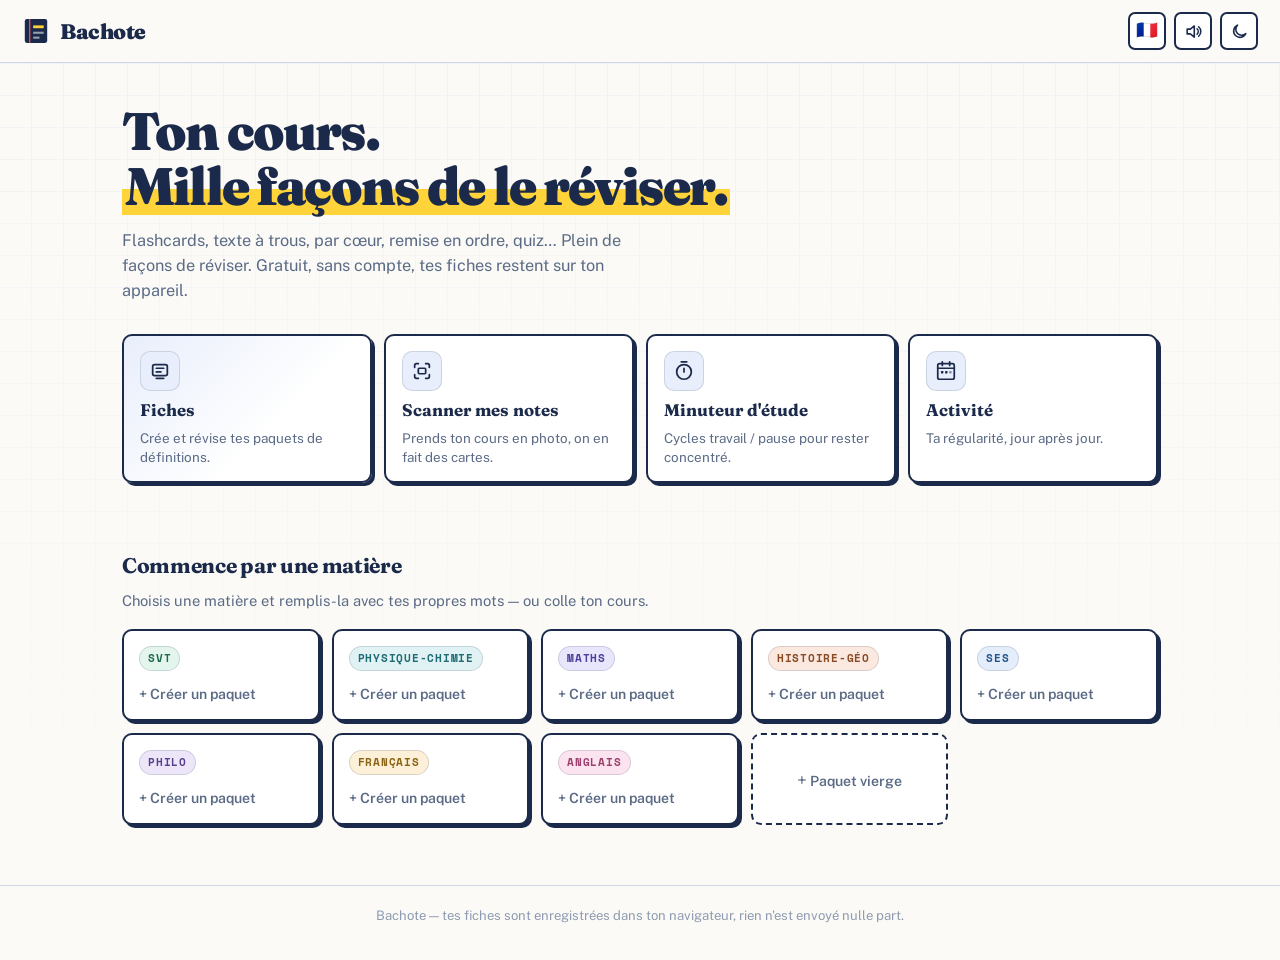
<file: embed/bachote.html>
<!DOCTYPE html>
<html lang="fr">
<head>
<meta charset="utf-8">
<meta name="viewport" content="width=device-width, initial-scale=1, viewport-fit=cover">
<title>Bachote — apprends tes définitions</title>
<!-- Bachote — build autonome (CSS + JS inlinés). Généré par embed/mkembed.js depuis bachote/. Ne pas éditer à la main. -->
<meta name="description" content="Colle ton cours, Bachote fabrique tes fiches. Flashcards, quiz, jeu d'association et révision intelligente. Gratuit, sans compte.">
<meta name="theme-color" content="#1b2a4a">
<meta property="og:title" content="Bachote — apprends tes définitions">
<meta property="og:description" content="Colle ton cours, Bachote fabrique tes fiches. Flashcards, quiz et révision intelligente. Gratuit, sans compte.">
<meta property="og:type" content="website">
<link rel="icon" href="data:image/svg+xml,<svg xmlns='http://www.w3.org/2000/svg' viewBox='0 0 100 100'><rect width='100' height='100' rx='18' fill='%231b2a4a'/><rect x='22' y='20' width='56' height='60' rx='5' fill='%23fbfbf7'/><rect x='30' y='20' width='3' height='60' fill='%23d94f4f'/><rect x='40' y='34' width='28' height='5' fill='%23ffd43b'/><rect x='40' y='48' width='28' height='4' fill='%23c9d2e0'/><rect x='40' y='60' width='18' height='4' fill='%23c9d2e0'/></svg>">
<link rel="preconnect" href="https://fonts.googleapis.com">
<link rel="preconnect" href="https://fonts.gstatic.com" crossorigin>
<link href="https://fonts.googleapis.com/css2?family=Fraunces:opsz,wght@9..144,500;9..144,700;9..144,900&family=Public+Sans:wght@400;500;600;700&family=Space+Mono:wght@400;700&display=swap" rel="stylesheet">
<style>
/* ============================================================
   BACHOTE — feuille de style
   Identité : cahier d'école. Papier réglé, encre bleue, marge
   rouge, surligneur jaune. Bords nets, ombres portées dures.
   ============================================================ */

:root {
  --paper:      #fbfaf6;
  --paper-2:    #f3f1ea;
  --card:       #ffffff;
  --ink:        #1b2a4a;
  --ink-2:      #5b6b86;
  --ink-3:      #8e9bb0;
  --rule:       #cfd9e6;
  --rule-soft:  #e4eaf2;
  --red:        #d94f4f;
  --yellow:     #ffd43b;
  --yellow-2:   #ffe98a;
  --green:      #2f9e6e;
  --green-soft: #e3f5ec;
  --red-soft:   #fdeaea;
  --blue-soft:  #e8eefb;

  --bd:         2px solid var(--ink);
  --bd-thin:    1.5px solid var(--rule);
  --sh:         3px 3px 0 var(--ink);
  --sh-lg:      5px 5px 0 var(--ink);
  --r:          10px;
  --r-sm:       7px;

  --f-display: "Fraunces", Georgia, "Times New Roman", serif;
  --f-body:    "Public Sans", -apple-system, BlinkMacSystemFont, "Segoe UI", Roboto, sans-serif;
  --f-mono:    "Space Mono", ui-monospace, SFMono-Regular, Menlo, monospace;

  --maxw: 1080px;
  --gut: 22px;

  /* Tokens dépendants du thème : redéfinis en entier plus bas.
     Aucune couleur ne doit vivre UNIQUEMENT dans un bloc sombre. */
  --grid-op:    .55;
  --hl-bg:      var(--yellow);
  --btn-pri-bg: var(--ink);
  --btn-pri-fg: var(--paper);
  --btn-pri-bd: var(--ink);
  --sel-fg:     var(--ink);
  --prog-fill:  var(--ink);
  --tag-svt-bg: #e3f5ec;   --tag-svt-fg: #1d6b4c;
  --tag-hist-bg: #fbe9e0;  --tag-hist-fg: #8a4a26;
  --tag-philo-bg: #ece6f8; --tag-philo-fg: #5a3f8c;
  --tag-ses-bg: #e4eefb;   --tag-ses-fg: #24548f;
  --tag-lang-bg: #fdf0d8;  --tag-lang-fg: #8a6414;
  --tag-autre-bg: #eceff4; --tag-autre-fg: #4a5769;
  --tag-phys-bg: #e0f2f4;  --tag-phys-fg: #1f6b73;
  --tag-math-bg: #e7e6fb;  --tag-math-fg: #4a3f9c;
  --tag-angl-bg: #fbe4ef;  --tag-angl-fg: #9c3f6f;
  --gold:       #f2b01e;
}

/* Choix explicite du thème sombre (bouton de la barre du haut). */
:root[data-theme="dark"] {
  --paper:      #12161d;
  --paper-2:    #171c25;
  --card:       #1d2430;
  --ink:        #e9eef6;
  --ink-2:      #a3b0c4;
  --ink-3:      #78859a;
  --rule:       #2f3a4a;
  --rule-soft:  #232c39;
  --red:        #f07070;
  --yellow:     #ffd84d;
  --yellow-2:   #6b5a1e;
  --green:      #4fc394;
  --green-soft: #17342a;
  --red-soft:   #3a1f1f;
  --blue-soft:  #1e2a3f;
  --sh:         3px 3px 0 rgba(0,0,0,.55);
  --sh-lg:      5px 5px 0 rgba(0,0,0,.55);

  --grid-op:    .35;
  --hl-bg:      #6b5a1e;
  --btn-pri-bg: #ffd84d;
  --btn-pri-fg: #1a1a1a;
  --btn-pri-bd: #ffd84d;
  --sel-fg:     #1a1a1a;
  --prog-fill:  #ffd84d;
  --tag-svt-bg: #17342a;   --tag-svt-fg: #6fd7a8;
  --tag-hist-bg: #3a2318;  --tag-hist-fg: #e0a37a;
  --tag-philo-bg: #291f3d; --tag-philo-fg: #b49ce8;
  --tag-ses-bg: #1b2c44;   --tag-ses-fg: #86b4ec;
  --tag-lang-bg: #372c12;  --tag-lang-fg: #e5c168;
  --tag-autre-bg: #262d38; --tag-autre-fg: #aab6c6;
  --tag-phys-bg: #163037;  --tag-phys-fg: #6fd0da;
  --tag-math-bg: #232047;  --tag-math-fg: #9b93ec;
  --tag-angl-bg: #3a1f2e;  --tag-angl-fg: #e88bb5;
  --gold:       #f5c542;
}

/* Réglage « système » : rien n'est marqué sur la racine, seul le navigateur
   parle. Le :not() laisse un choix explicite « clair » gagner sur un OS sombre. */
@media (prefers-color-scheme: dark) {
  :root:not([data-theme="light"]) {
    --paper:      #12161d;
    --paper-2:    #171c25;
    --card:       #1d2430;
    --ink:        #e9eef6;
    --ink-2:      #a3b0c4;
    --ink-3:      #78859a;
    --rule:       #2f3a4a;
    --rule-soft:  #232c39;
    --red:        #f07070;
    --yellow:     #ffd84d;
    --yellow-2:   #6b5a1e;
    --green:      #4fc394;
    --green-soft: #17342a;
    --red-soft:   #3a1f1f;
    --blue-soft:  #1e2a3f;
    --sh:         3px 3px 0 rgba(0,0,0,.55);
    --sh-lg:      5px 5px 0 rgba(0,0,0,.55);

    --grid-op:    .35;
    --hl-bg:      #6b5a1e;
    --btn-pri-bg: #ffd84d;
    --btn-pri-fg: #1a1a1a;
    --btn-pri-bd: #ffd84d;
    --sel-fg:     #1a1a1a;
    --prog-fill:  #ffd84d;
    --tag-svt-bg: #17342a;   --tag-svt-fg: #6fd7a8;
    --tag-hist-bg: #3a2318;  --tag-hist-fg: #e0a37a;
    --tag-philo-bg: #291f3d; --tag-philo-fg: #b49ce8;
    --tag-ses-bg: #1b2c44;   --tag-ses-fg: #86b4ec;
    --tag-lang-bg: #372c12;  --tag-lang-fg: #e5c168;
    --tag-autre-bg: #262d38; --tag-autre-fg: #aab6c6;
    --tag-phys-bg: #163037;  --tag-phys-fg: #6fd0da;
    --tag-math-bg: #232047;  --tag-math-fg: #9b93ec;
    --tag-angl-bg: #3a1f2e;  --tag-angl-fg: #e88bb5;
  --tag-phys-bg: #163037;  --tag-phys-fg: #6fd0da;
  --tag-math-bg: #232047;  --tag-math-fg: #9b93ec;
  --tag-angl-bg: #3a1f2e;  --tag-angl-fg: #e88bb5;
  }
}

* { box-sizing: border-box; }
[hidden] { display: none !important; }

html { -webkit-text-size-adjust: 100%; }

body {
  margin: 0;
  min-height: 100vh;
  background: var(--paper);
  color: var(--ink);
  font-family: var(--f-body);
  font-size: 16px;
  line-height: 1.55;
  -webkit-font-smoothing: antialiased;
  overflow-x: hidden;
}

/* ── Fond papier réglé (façon cahier Seyès, très discret) ── */
.paper-grid {
  position: fixed; inset: 0; z-index: 0; pointer-events: none;
  background-image:
    repeating-linear-gradient(to bottom, transparent 0 31px, var(--rule-soft) 31px 32px),
    repeating-linear-gradient(to right, transparent 0 31px, var(--rule-soft) 31px 32px);
  opacity: var(--grid-op);
  mask-image: linear-gradient(to bottom, rgba(0,0,0,.9), rgba(0,0,0,.25) 60%, transparent);
  -webkit-mask-image: linear-gradient(to bottom, rgba(0,0,0,.9), rgba(0,0,0,.25) 60%, transparent);
}

/* ══════════════ Barre du haut ══════════════ */
.topbar {
  position: sticky; top: 0; z-index: 40;
  display: flex; align-items: center; justify-content: space-between;
  gap: 12px;
  padding: 12px var(--gut);
  background: color-mix(in srgb, var(--paper) 88%, transparent);
  backdrop-filter: blur(8px);
  border-bottom: var(--bd-thin);
}
.brand {
  display: inline-flex; align-items: center; gap: 10px;
  text-decoration: none; color: var(--ink);
}
.brand-mark { display: flex; color: var(--ink); }
.brand-text {
  font-family: var(--f-display);
  font-weight: 900; font-size: 1.32rem; letter-spacing: -.02em;
}
.topbar-actions { display: flex; gap: 8px; }

.icon-btn {
  width: 38px; height: 38px; flex: none;
  display: grid; place-items: center;
  font-size: 1rem; line-height: 1;
  background: var(--card); color: var(--ink);
  border: var(--bd); border-radius: var(--r-sm);
  cursor: pointer;
  transition: transform .12s, box-shadow .12s;
}
.i-ic { display: inline-flex; }
.i-ic svg { width: 19px; height: 19px; fill: none; stroke: currentColor; stroke-width: 2; stroke-linecap: round; stroke-linejoin: round; }
.icon-btn:hover { transform: translate(-1px,-1px); box-shadow: 2px 2px 0 var(--ink); }
.icon-btn:active { transform: translate(1px,1px); box-shadow: none; }

/* ══════════════ Mise en page ══════════════ */
main { position: relative; z-index: 1; }
.wrap {
  max-width: var(--maxw); margin: 0 auto;
  padding-inline: var(--gut);
  padding-block: 34px 60px;
}
.wrap-narrow { max-width: 720px; }

.sec-head {
  display: flex; align-items: baseline; justify-content: space-between;
  gap: 14px; flex-wrap: wrap;
  margin: 40px 0 16px;
}
.sec-title {
  font-family: var(--f-display);
  font-size: 1.32rem; font-weight: 700; letter-spacing: -.015em;
  margin: 0;
}
.sec-title-tight { margin: 34px 0 14px; }
.muted-count { font-family: var(--f-mono); font-size: .8rem; color: var(--ink-3); }

/* ══════════════ Hero ══════════════ */
.hero { max-width: 660px; margin-bottom: 30px; }
.hero-title {
  font-family: var(--f-display);
  font-size: clamp(2rem, 6.2vw, 3.3rem);
  font-weight: 900; line-height: 1.05; letter-spacing: -.035em;
  margin: 6px 0 14px;
}
.hl {
  background: linear-gradient(transparent 56%, var(--hl-bg) 56%, var(--hl-bg) 96%, transparent 96%);
  color: inherit; padding: 0 .06em;
}
.hero-sub {
  font-size: 1.02rem; color: var(--ink-2); margin: 0; max-width: 54ch;
}

/* ══════════════ Carte « à réviser » ══════════════ */
.due-card {
  display: flex; align-items: center; gap: 22px; flex-wrap: wrap;
  background: var(--card);
  border: var(--bd); border-radius: var(--r);
  box-shadow: var(--sh-lg);
  padding: 20px 22px;
  position: relative; overflow: hidden;
}
.due-card::before {
  content: ""; position: absolute; left: 0; top: 0; bottom: 0; width: 6px;
  background: var(--red);
}
.due-left {
  display: flex; flex-direction: column; align-items: center;
  padding-left: 8px; min-width: 96px;
}
.due-num {
  font-family: var(--f-display); font-weight: 900;
  font-size: 3.1rem; line-height: 1; letter-spacing: -.04em;
}
.due-label { font-size: .82rem; color: var(--ink-2); text-align: center; }
.due-right { flex: 1 1 260px; }
.due-hint { margin: 0 0 12px; font-size: .92rem; color: var(--ink-2); }

/* ══════════════ Bandeau de stats ══════════════ */
.stats-strip {
  display: grid; grid-template-columns: repeat(auto-fit, minmax(128px, 1fr));
  gap: 12px; margin-top: 22px;
}
.stat {
  background: var(--paper-2);
  border: var(--bd-thin); border-radius: var(--r-sm);
  padding: 12px 14px;
}
.stat b {
  display: block;
  font-family: var(--f-display); font-weight: 900;
  font-size: 1.5rem; line-height: 1.1; letter-spacing: -.03em;
}
.stat span { font-size: .78rem; color: var(--ink-2); }


/* ══════════════ Accueil vide : invitation ══════════════ */
.welcome {
  background: var(--card);
  border: var(--bd); border-radius: var(--r);
  box-shadow: var(--sh-lg);
  padding: 40px 30px; text-align: center;
  display: flex; flex-direction: column; align-items: center; gap: 12px;
}
.welcome-title {
  font-family: var(--f-display); font-weight: 900;
  font-size: clamp(1.5rem, 4vw, 2.1rem); letter-spacing: -.03em;
  margin: 0;
}
.welcome-sub { margin: 0; color: var(--ink-2); max-width: 46ch; }
.welcome .btn { margin-top: 8px; }

/* ══════════════ Grille de paquets ══════════════ */
.deck-grid {
  display: grid; gap: 16px;
  grid-template-columns: repeat(auto-fill, minmax(238px, 1fr));
}
.deck-card {
  position: relative; text-align: left;
  background: var(--card);
  border: var(--bd); border-radius: var(--r);
  box-shadow: var(--sh);
  padding: 17px 16px 15px;
  overflow: hidden;
  cursor: pointer; font: inherit; color: inherit;
  transition: transform .14s ease, box-shadow .14s ease;
  display: flex; flex-direction: column; gap: 9px;
  min-height: 152px;
}
.deck-card:nth-child(odd) { transform: rotate(-.25deg); }
.deck-card:nth-child(even) { transform: rotate(.2deg); }
.deck-card:hover, .deck-card:focus-visible {
  transform: rotate(0deg) translate(-2px,-2px);
  box-shadow: var(--sh-lg);
  outline: none;
}
.deck-name {
  font-family: var(--f-display); font-weight: 700;
  font-size: 1.08rem; line-height: 1.25; letter-spacing: -.015em;
  margin: 2px 0 0;
}
.deck-sub { font-size: .82rem; color: var(--ink-2); margin: 0; }
.deck-foot { margin-top: auto; display: flex; align-items: center; gap: 8px; }

.tag {
  display: inline-block; align-self: flex-start;
  font-family: var(--f-mono); font-size: .68rem; font-weight: 700;
  text-transform: uppercase; letter-spacing: .07em;
  padding: 3px 8px; border-radius: 999px;
  background: var(--blue-soft); color: var(--ink-2);
  border: 1px solid color-mix(in srgb, var(--ink) 15%, transparent);
}
.tag-svt   { background: var(--tag-svt-bg);   color: var(--tag-svt-fg); }
.tag-hist  { background: var(--tag-hist-bg);  color: var(--tag-hist-fg); }
.tag-philo { background: var(--tag-philo-bg); color: var(--tag-philo-fg); }
.tag-ses   { background: var(--tag-ses-bg);   color: var(--tag-ses-fg); }
.tag-lang  { background: var(--tag-lang-bg);  color: var(--tag-lang-fg); }
.tag-autre { background: var(--tag-autre-bg); color: var(--tag-autre-fg); }
.tag-phys  { background: var(--tag-phys-bg);  color: var(--tag-phys-fg); }
.tag-math  { background: var(--tag-math-bg);  color: var(--tag-math-fg); }
.tag-angl  { background: var(--tag-angl-bg);  color: var(--tag-angl-fg); }

.deck-add {
  display: grid; place-content: center; gap: 6px; text-align: center;
  background: transparent;
  border: 2px dashed var(--rule); border-radius: var(--r);
  color: var(--ink-2); font: inherit; cursor: pointer;
  min-height: 152px; padding: 18px;
  transition: border-color .14s, color .14s, background .14s;
}
.deck-add:hover { border-color: var(--ink); color: var(--ink); background: var(--paper-2); }
.deck-add b { font-family: var(--f-display); font-size: 1.5rem; font-weight: 900; display: block; }



/* ══════════════ Mini-barre de progression ══════════════ */
.mini-bar {
  flex: 1; height: 7px; border-radius: 99px;
  background: var(--rule-soft); border: 1px solid var(--rule);
  overflow: hidden;
}
.mini-bar span { display: block; height: 100%; background: var(--green); }
.mini-num { font-family: var(--f-mono); font-size: .72rem; color: var(--ink-3); }

/* ══════════════ Boutons ══════════════ */
.btn {
  display: inline-flex; align-items: center; justify-content: center; gap: 8px;
  font: inherit; font-weight: 700;
  padding: 11px 18px; border-radius: var(--r-sm);
  border: var(--bd); cursor: pointer;
  background: var(--card); color: var(--ink);
  box-shadow: var(--sh);
  transition: transform .11s, box-shadow .11s, background .14s;
  text-decoration: none;
}
.btn:hover { transform: translate(-1.5px,-1.5px); box-shadow: var(--sh-lg); }
.btn:active { transform: translate(2px,2px); box-shadow: none; }
.btn-primary { background: var(--btn-pri-bg); color: var(--btn-pri-fg); border-color: var(--btn-pri-bd); }
.btn-ghost { background: transparent; box-shadow: none; border-color: var(--rule); }
.btn-ghost:hover { border-color: var(--ink); box-shadow: 2px 2px 0 var(--ink); }
.btn-sm { padding: 7px 13px; font-size: .86rem; }
.btn-wide { width: 100%; }
.btn-danger { color: var(--red); }
.btn-danger:hover { border-color: var(--red); box-shadow: 2px 2px 0 var(--red); }
.btn:disabled { opacity: .45; cursor: not-allowed; transform: none; box-shadow: var(--sh); }

.back-link {
  background: none; border: none; font: inherit; color: var(--ink-2);
  cursor: pointer; padding: 4px 0; margin-bottom: 14px;
  font-size: .9rem;
}
.back-link:hover { color: var(--ink); text-decoration: underline; }

/* ══════════════ En-tête de paquet ══════════════ */
.deck-head {
  display: flex; justify-content: space-between; align-items: flex-start;
  gap: 18px; flex-wrap: wrap; margin-bottom: 18px;
}
.deck-head-main { flex: 1 1 280px; }
.deck-title {
  font-family: var(--f-display); font-weight: 900;
  font-size: clamp(1.7rem, 4.4vw, 2.5rem); line-height: 1.08; letter-spacing: -.03em;
  margin: 10px 0 6px;
}
.deck-meta { margin: 0; color: var(--ink-2); font-size: .92rem; }
.deck-head-actions { display: flex; gap: 8px; flex-wrap: wrap; }

.progress-block { margin: 6px 0 4px; }
.progress-bar {
  height: 12px; border-radius: 99px; overflow: hidden;
  background: var(--rule-soft); border: var(--bd-thin);
}
.progress-bar span { display: block; height: 100%; width: 0; background: var(--green); transition: width .4s ease; }
.progress-legend { margin: 8px 0 0; font-size: .84rem; color: var(--ink-2); }

/* ══════════════ Choix du mode ══════════════ */
.mode-grid {
  display: grid; gap: 14px;
  grid-template-columns: repeat(auto-fill, minmax(212px, 1fr));
}
.mode-card {
  position: relative; text-align: left;
  display: flex; flex-direction: column; gap: 6px;
  background: var(--card); color: inherit; font: inherit;
  border: var(--bd); border-radius: var(--r);
  box-shadow: var(--sh);
  padding: 16px; cursor: pointer;
  transition: transform .13s, box-shadow .13s;
}
.mode-card:hover { transform: translate(-2px,-2px); box-shadow: var(--sh-lg); }
.mode-card:active { transform: translate(1px,1px); box-shadow: none; }
.mode-emoji {
  width: 42px; height: 42px; border-radius: 10px;
  display: grid; place-items: center;
  background: var(--blue-soft); color: var(--ink);
  border: 1.5px solid color-mix(in srgb, var(--ink) 14%, transparent);
}
.mode-emoji .i-mode { width: 23px; height: 23px; fill: none; stroke: currentColor; stroke-width: 1.9; stroke-linecap: round; stroke-linejoin: round; }
.mode-review .mode-emoji { background: var(--card); }
.mode-name { font-family: var(--f-display); font-weight: 700; font-size: 1.02rem; }
.mode-desc { font-size: .84rem; color: var(--ink-2); line-height: 1.4; }
.mode-review { background: linear-gradient(135deg, var(--blue-soft), var(--card) 62%); }
.mode-badge {
  position: absolute; top: -9px; right: 12px;
  font-family: var(--f-mono); font-size: .68rem; font-weight: 700;
  background: var(--red); color: #fff;
  padding: 2px 9px; border-radius: 99px; border: 1.5px solid var(--ink);
}
.mode-badge:empty { display: none; }

/* ══════════════ Liste de cartes ══════════════ */
.card-list, .edit-list, .missed-list { list-style: none; margin: 0; padding: 0; }
.card-list li {
  display: flex; gap: 14px; align-items: flex-start;
  padding: 13px 14px;
  border: var(--bd-thin); border-radius: var(--r-sm);
  background: var(--card);
  margin-bottom: 8px;
  border-left: 4px solid var(--rule);
}
.card-list li[data-level="new"]  { border-left-color: var(--rule); }
.card-list li[data-level="learn"]{ border-left-color: var(--yellow); }
.card-list li[data-level="ok"]   { border-left-color: var(--green); }
.cl-term { font-weight: 700; flex: 0 0 min(34%, 210px); }
.cl-def { color: var(--ink-2); font-size: .93rem; flex: 1; }

/* ══════════════ Formulaire / éditeur ══════════════ */
.edit-title {
  font-family: var(--f-display); font-weight: 900;
  font-size: clamp(1.6rem, 4.6vw, 2.2rem); letter-spacing: -.03em;
  margin: 6px 0 22px;
}
.field { margin-bottom: 20px; }
.lbl {
  display: block; font-weight: 700; font-size: .86rem;
  margin-bottom: 7px; color: var(--ink);
}
.lbl-inline { display: inline-block; margin: 0 8px 0 0; }
.inp {
  width: 100%; font: inherit; color: var(--ink);
  background: var(--card);
  border: var(--bd); border-radius: var(--r-sm);
  padding: 11px 13px;
}
.inp:focus { outline: 3px solid color-mix(in srgb, var(--yellow) 70%, transparent); outline-offset: 1px; }
.inp-area { resize: vertical; min-height: 130px; font-family: var(--f-mono); font-size: .88rem; line-height: 1.6; }
.inp-select { width: auto; padding: 8px 11px; }

.subject-row { display: flex; flex-wrap: wrap; gap: 8px; }
.subj-pill {
  font: inherit; font-size: .84rem; font-weight: 600;
  padding: 7px 13px; border-radius: 99px;
  border: var(--bd-thin); background: var(--card); color: var(--ink-2);
  cursor: pointer;
}
.subj-pill[aria-pressed="true"] {
  background: var(--btn-pri-bg); color: var(--btn-pri-fg); border-color: var(--btn-pri-bd);
}

.paste-box {
  border: 2px dashed var(--ink); border-radius: var(--r);
  background: var(--paper-2);
  padding: 0; margin-bottom: 24px; overflow: hidden;
}
.paste-summary { padding: 15px 17px; cursor: pointer; list-style: none; }
.paste-summary::-webkit-details-marker { display: none; }
.paste-summary::after { content: "▾"; float: right; color: var(--ink-2); }
.paste-box[open] .paste-summary::after { content: "▴"; }
.paste-title { display: block; font-family: var(--f-display); font-weight: 700; font-size: 1.04rem; }
.paste-hint { display: block; font-size: .83rem; color: var(--ink-2); }
.paste-body { padding: 0 17px 17px; }
.paste-help { font-size: .87rem; color: var(--ink-2); margin: 0 0 10px; }
.paste-controls { display: flex; align-items: center; gap: 10px; flex-wrap: wrap; margin-top: 11px; }
.paste-preview { font-size: .84rem; color: var(--ink-2); margin: 11px 0 0; min-height: 1.2em; }
.paste-preview.ok { color: var(--green); font-weight: 600; }
.paste-preview.warn { color: var(--red); font-weight: 600; }

.edit-list li {
  display: grid; grid-template-columns: 1fr 1.5fr auto; gap: 9px;
  align-items: start; margin-bottom: 9px;
}
.edit-list .inp { padding: 9px 11px; font-size: .93rem; }
.row-del {
  width: 38px; height: 38px; flex: none;
  border: var(--bd-thin); border-radius: var(--r-sm);
  background: var(--card); color: var(--ink-3);
  cursor: pointer; font-size: 1rem; line-height: 1;
}
.row-del:hover { color: var(--red); border-color: var(--red); }
.edit-actions { margin-top: 26px; }

/* ══════════════ Écran d'étude ══════════════ */
.screen-study {
  min-height: calc(100vh - 63px);
  display: flex; flex-direction: column;
}
.study-bar {
  display: flex; align-items: center; gap: 14px;
  padding: 12px var(--gut);
  max-width: var(--maxw); margin: 0 auto; width: 100%;
}
.study-prog {
  flex: 1; height: 10px; border-radius: 99px;
  background: var(--rule-soft); border: var(--bd-thin); overflow: hidden;
}
.study-prog span { display: block; height: 100%; width: 0; background: var(--prog-fill); transition: width .3s ease; }
.study-count { font-family: var(--f-mono); font-size: .84rem; color: var(--ink-2); min-width: 62px; text-align: right; }

.study-body {
  flex: 1; display: flex; align-items: flex-start; justify-content: center;
  padding: min(5vh, 46px) var(--gut) 48px;
}
.pane { width: 100%; max-width: 640px; }
.pane-match { max-width: 900px; }

/* ── Flashcard ── */
.flip { perspective: 1400px; cursor: pointer; margin-bottom: 20px; }
.flip-in {
  position: relative;
  transform-style: preserve-3d;
  transition: transform .5s cubic-bezier(.4,.05,.2,1);
  min-height: 322px;
}
.flip.flipped .flip-in { transform: rotateX(180deg); }
.flip-face {
  position: absolute; inset: 0;
  backface-visibility: hidden; -webkit-backface-visibility: hidden;
  display: flex; flex-direction: column; align-items: center; justify-content: center;
  gap: 12px; text-align: center;
  padding: 30px 26px;
  background: var(--card);
  border: var(--bd); border-radius: var(--r);
  box-shadow: var(--sh-lg);
}
.flip-front { position: relative; }
.flip-back { transform: rotateX(180deg); background: var(--paper-2); }
.face-label {
  font-family: var(--f-mono); font-size: .68rem; font-weight: 700;
  text-transform: uppercase; letter-spacing: .12em; color: var(--ink-3);
}
.face-text {
  font-family: var(--f-display); font-weight: 700;
  font-size: clamp(1.4rem, 4.6vw, 2.1rem); line-height: 1.22; letter-spacing: -.02em;
  margin: 0;
}
.face-text-def {
  font-family: var(--f-body); font-weight: 400;
  font-size: clamp(1rem, 2.7vw, 1.16rem); line-height: 1.55; letter-spacing: 0;
}
.face-hint { font-size: .78rem; color: var(--ink-3); }

.grade-row { display: grid; grid-template-columns: repeat(4, 1fr); gap: 8px; }
.grade-row-simple { grid-template-columns: 1fr 1fr; }
.btn-grade {
  display: flex; flex-direction: column; align-items: center; gap: 2px;
  font: inherit; padding: 11px 6px;
  border: var(--bd); border-radius: var(--r-sm);
  background: var(--card); color: var(--ink);
  box-shadow: var(--sh); cursor: pointer;
  transition: transform .1s, box-shadow .1s;
}
.btn-grade:hover { transform: translate(-1.5px,-1.5px); box-shadow: var(--sh-lg); }
.btn-grade:active { transform: translate(2px,2px); box-shadow: none; }
.btn-grade b { font-size: .9rem; }
.btn-grade i { font-style: normal; font-family: var(--f-mono); font-size: .68rem; color: var(--ink-3); }
.g-again { background: var(--red-soft); }
.g-hard  { background: var(--paper-2); }
.g-good  { background: var(--blue-soft); }
.g-easy  { background: var(--green-soft); }

/* ── QCM / Écrire ── */
.prompt-card {
  background: var(--card);
  border: var(--bd); border-radius: var(--r);
  box-shadow: var(--sh-lg);
  padding: 26px 24px; text-align: center;
  margin-bottom: 20px;
  display: flex; flex-direction: column; gap: 10px; align-items: center;
}
.prompt-text {
  font-family: var(--f-display); font-weight: 700;
  font-size: clamp(1.35rem, 4.4vw, 2rem); line-height: 1.2; letter-spacing: -.02em;
  margin: 0;
}
.prompt-text-def {
  font-family: var(--f-body); font-weight: 400;
  font-size: clamp(1rem, 2.7vw, 1.14rem); line-height: 1.55; letter-spacing: 0;
}

.opt-grid { display: grid; gap: 10px; }
.opt {
  position: relative; text-align: left; font: inherit;
  padding: 14px 16px 14px 46px;
  background: var(--card); color: var(--ink);
  border: var(--bd); border-radius: var(--r-sm);
  box-shadow: var(--sh); cursor: pointer;
  transition: transform .1s, box-shadow .1s, background .2s;
  line-height: 1.45;
}
.opt::before {
  content: attr(data-key);
  position: absolute; left: 13px; top: 50%; transform: translateY(-50%);
  width: 23px; height: 23px; display: grid; place-items: center;
  font-family: var(--f-mono); font-size: .75rem; font-weight: 700;
  border: var(--bd-thin); border-radius: 5px;
  color: var(--ink-3);
}
.opt:hover:not(:disabled) { transform: translate(-1.5px,-1.5px); box-shadow: var(--sh-lg); }
.opt:disabled { cursor: default; }
.opt.good { background: var(--green-soft); border-color: var(--green); box-shadow: 3px 3px 0 var(--green); }
.opt.bad  { background: var(--red-soft); border-color: var(--red); box-shadow: 3px 3px 0 var(--red); }
.opt.dim  { opacity: .45; }

.write-form { display: flex; gap: 10px; }
.inp-write { font-size: 1.08rem; padding: 13px 15px; }
.write-feedback {
  margin-top: 14px; padding: 13px 15px;
  border-radius: var(--r-sm); border: var(--bd-thin);
  font-size: .95rem;
}
.write-feedback.good { background: var(--green-soft); border-color: var(--green); }
.write-feedback.bad { background: var(--red-soft); border-color: var(--red); }
.write-feedback b { font-family: var(--f-display); }
#writeSkip { margin-top: 14px; }

/* ── Associer ── */
.match-help { text-align: center; color: var(--ink-2); font-size: .9rem; margin: 0 0 16px; }
.match-grid {
  display: grid; gap: 10px;
  grid-template-columns: repeat(auto-fill, minmax(178px, 1fr));
}
.mtile {
  font: inherit; text-align: left; line-height: 1.38;
  padding: 13px 14px; min-height: 84px;
  background: var(--card); color: var(--ink);
  border: var(--bd); border-radius: var(--r-sm);
  box-shadow: var(--sh); cursor: pointer;
  transition: transform .1s, box-shadow .1s, opacity .3s, background .2s;
  display: flex; align-items: center;
}
.mtile.term { font-weight: 700; font-family: var(--f-display); }
.mtile.def { font-size: .88rem; color: var(--ink-2); }
.mtile:hover:not(:disabled) { transform: translate(-1.5px,-1.5px); box-shadow: var(--sh-lg); }
.mtile.sel { background: var(--yellow); color: var(--sel-fg); border-color: var(--ink); box-shadow: none; transform: translate(2px,2px); }
.mtile.gone { opacity: 0; pointer-events: none; transform: scale(.9); }
.mtile.wrong { animation: shake .34s; background: var(--red-soft); border-color: var(--red); }
@keyframes shake {
  0%,100% { transform: translateX(0); }
  22% { transform: translateX(-6px); }
  55% { transform: translateX(6px); }
  80% { transform: translateX(-3px); }
}

/* ══════════════ Résultat ══════════════ */
.result-card {
  background: var(--card);
  border: var(--bd); border-radius: var(--r);
  box-shadow: var(--sh-lg);
  padding: 34px 26px; text-align: center;
}
.result-emoji { font-size: 3rem; display: block; line-height: 1; }
.result-title {
  font-family: var(--f-display); font-weight: 900;
  font-size: clamp(1.7rem, 5vw, 2.4rem); letter-spacing: -.03em;
  margin: 14px 0 8px;
}
.result-sub { color: var(--ink-2); margin: 0 0 22px; }
.result-stats {
  display: grid; grid-template-columns: repeat(auto-fit, minmax(110px, 1fr));
  gap: 12px; margin-bottom: 24px;
}
.result-actions { display: flex; gap: 10px; justify-content: center; flex-wrap: wrap; }
.result-missed { margin-top: 30px; text-align: left; }
.missed-list li {
  padding: 11px 13px; border: var(--bd-thin); border-radius: var(--r-sm);
  border-left: 4px solid var(--red); margin-bottom: 8px;
  background: var(--paper-2);
}
.missed-list b { display: block; font-family: var(--f-display); }
.missed-list span { font-size: .88rem; color: var(--ink-2); }

/* ══════════════ Toast ══════════════ */
.toast {
  position: fixed; left: 50%; bottom: 26px; transform: translateX(-50%) translateY(14px);
  z-index: 90; max-width: min(460px, calc(100vw - 32px));
  background: var(--ink); color: var(--paper);
  border-radius: var(--r-sm); padding: 12px 18px;
  font-weight: 600; font-size: .92rem;
  box-shadow: 0 6px 24px rgba(0,0,0,.28);
  opacity: 0; transition: opacity .22s, transform .22s;
}
.toast.show { opacity: 1; transform: translateX(-50%) translateY(0); }

/* ══════════════ Pied de page ══════════════ */
.foot {
  position: relative; z-index: 1;
  border-top: var(--bd-thin);
  padding: 20px var(--gut) 34px;
  text-align: center;
}
.foot p { margin: 0; font-size: .82rem; color: var(--ink-3); }

kbd {
  font-family: var(--f-mono); font-size: .76em;
  border: 1px solid var(--rule); border-bottom-width: 2px;
  border-radius: 4px; padding: 1px 5px; background: var(--paper-2);
}

:focus-visible { outline: 3px solid color-mix(in srgb, var(--yellow) 75%, transparent); outline-offset: 2px; }

/* ══════════════ Mobile ══════════════ */
@media (max-width: 620px) {
  :root { --gut: 16px; }
  .wrap { padding-block: 24px 44px; }
  .due-card { padding: 16px; gap: 14px; }
  .due-left { flex-direction: row; align-items: baseline; gap: 10px; min-width: 0; padding-left: 4px; }
  .due-num { font-size: 2.3rem; }
  .grade-row { grid-template-columns: repeat(2, 1fr); }
  .edit-list li { grid-template-columns: 1fr auto; }
  .edit-list li .inp:first-child { grid-column: 1 / -1; }
  .deck-head-actions { width: 100%; }
  .flip-in { min-height: 244px; }
  .match-grid { grid-template-columns: 1fr 1fr; }
  .mtile { min-height: 76px; font-size: .9rem; padding: 10px 11px; }
  .mtile.def { font-size: .8rem; }
  .card-list li { flex-direction: column; gap: 4px; }
  .cl-term { flex: none; }
  .write-form { flex-direction: column; }
}

@media (prefers-reduced-motion: reduce) {
  *, *::before, *::after {
    animation-duration: .01ms !important;
    transition-duration: .01ms !important;
  }
  .flip-in { transition: none; }
}

/* ══════════════ Note de section ══════════════ */
.sec-note { margin: -8px 0 16px; color: var(--ink-2); font-size: .92rem; max-width: 60ch; }

/* ══════════════ Tuiles de matières (points de départ) ══════════════ */
.subject-grid {
  display: grid; gap: 12px;
  grid-template-columns: repeat(auto-fill, minmax(184px, 1fr));
}
.subject-tile {
  display: flex; flex-direction: column; gap: 12px; align-items: flex-start;
  text-align: left; font: inherit; color: inherit; cursor: pointer;
  background: var(--card);
  border: var(--bd); border-radius: var(--r);
  box-shadow: var(--sh);
  padding: 15px 15px 13px;
  transition: transform .13s, box-shadow .13s;
  min-height: 92px; justify-content: space-between;
}
.subject-tile:hover { transform: translate(-2px,-2px); box-shadow: var(--sh-lg); }
.subject-tile:active { transform: translate(1px,1px); box-shadow: none; }
.subject-plus { font-weight: 600; font-size: .88rem; color: var(--ink-2); }
.subject-blank {
  border-style: dashed; box-shadow: none; align-items: center; justify-content: center;
  color: var(--ink-2);
}
.subject-blank:hover { border-style: solid; color: var(--ink); }
.subject-blank .subject-plus b { font-family: var(--f-display); font-size: 1.1rem; }

/* ══════════════ Carte de paquet : bouton ⋯ et étoile favori ══════════════ */
.deck-card { padding-top: 15px; }
.card-menu {
  position: absolute; top: 8px; right: 8px; z-index: 2;
  width: 30px; height: 30px; display: grid; place-items: center;
  border: none; border-radius: 7px; cursor: pointer;
  background: transparent; color: var(--ink-3);
  transition: background .15s, color .15s;
}
.card-menu svg { fill: currentColor; }
.card-menu:hover { background: var(--paper-2); color: var(--ink); }
.fav-star {
  position: absolute; top: 10px; right: 42px;
  display: inline-flex; line-height: 0;
}
.deck-card.is-fav { border-color: var(--gold); }

/* ══════════════ Menu contextuel ══════════════ */
.ctx-menu {
  position: fixed; z-index: 95; min-width: 194px;
  background: var(--card);
  border: var(--bd); border-radius: var(--r-sm);
  box-shadow: var(--sh-lg);
  padding: 6px; display: flex; flex-direction: column; gap: 2px;
}
.ctx-item {
  display: flex; align-items: center; gap: 11px;
  font: inherit; font-weight: 600; font-size: .92rem;
  text-align: left; width: 100%;
  padding: 10px 11px; border: none; border-radius: 6px;
  background: transparent; color: var(--ink); cursor: pointer;
}
.ctx-item svg { width: 18px; height: 18px; flex: none; fill: none; stroke: currentColor; stroke-width: 1.9; stroke-linecap: round; stroke-linejoin: round; }
.ctx-item:hover { background: var(--paper-2); }
.ctx-item.ctx-danger { color: var(--red); }
.ctx-item.ctx-danger:hover { background: var(--red-soft); }

/* ══════════════ Fenêtre modale (confirmation, partage) ══════════════ */
.modal-overlay {
  position: fixed; inset: 0; z-index: 100;
  display: grid; place-items: center;
  padding: 20px;
  background: color-mix(in srgb, var(--ink) 45%, transparent);
  backdrop-filter: blur(2px);
  animation: modalIn .16s ease;
}
@keyframes modalIn { from { opacity: 0; } to { opacity: 1; } }
.modal-card {
  width: 100%; max-width: 420px;
  background: var(--card);
  border: var(--bd); border-radius: var(--r);
  box-shadow: var(--sh-lg);
  padding: 22px 22px 18px;
}
.modal-title {
  font-family: var(--f-display); font-weight: 800;
  font-size: 1.25rem; letter-spacing: -.02em; margin: 0 0 8px;
}
.modal-msg { margin: 0 0 16px; color: var(--ink-2); line-height: 1.5; }
.modal-card .inp { margin-bottom: 4px; font-size: .9rem; }
.modal-actions { display: flex; gap: 10px; justify-content: flex-end; margin-top: 16px; }
.btn-confirm-danger { background: var(--red); color: #fff; border-color: var(--red); }
[data-theme="dark"] .btn-confirm-danger { color: #1a1a1a; }

/* ══════════════ Sélecteur de langue ══════════════ */
.lang-wrap { position: relative; }
.lang-btn { font-size: 1.1rem; }
.lang-flag { line-height: 1; }
.lang-menu {
  position: absolute; top: calc(100% + 8px); right: 0; z-index: 60;
  min-width: 168px;
  background: var(--card);
  border: var(--bd); border-radius: var(--r-sm);
  box-shadow: var(--sh-lg);
  padding: 6px; display: flex; flex-direction: column; gap: 2px;
}
.lang-opt {
  display: flex; align-items: center; gap: 10px;
  font: inherit; font-weight: 600; font-size: .92rem;
  text-align: left; width: 100%;
  padding: 9px 11px; border: none; border-radius: 6px;
  background: transparent; color: var(--ink); cursor: pointer;
}
.lang-opt .lang-flag { font-size: 1.15rem; }
.lang-opt:hover { background: var(--paper-2); }
.lang-opt[aria-current="true"] { background: var(--blue-soft); }

/* ══════════════ Vrai ou faux ══════════════ */
.tf-q {
  font-family: var(--f-mono); font-size: .72rem; font-weight: 700;
  text-transform: uppercase; letter-spacing: .1em; color: var(--ink-3);
  margin-top: 4px;
}
.tf-row { display: grid; grid-template-columns: 1fr 1fr; gap: 12px; }
.tf-btn {
  font-family: var(--f-display); font-weight: 800; font-size: 1.15rem;
  padding: 20px 12px; justify-content: center;
}
.tf-true { background: var(--green-soft); }
.tf-false { background: var(--red-soft); }
.tf-btn.good { border-color: var(--green); box-shadow: 3px 3px 0 var(--green); background: var(--green-soft); }
.tf-btn.bad  { border-color: var(--red); box-shadow: 3px 3px 0 var(--red); background: var(--red-soft); }
.tf-btn:disabled { opacity: 1; }

/* ══════════════ Fiche de révision ══════════════ */
.pane-sheet { max-width: 760px; }
#screen-study.is-sheet .study-prog, #screen-study.is-sheet .study-count { visibility: hidden; }
.sheet-bar {
  display: flex; align-items: center; gap: 14px; flex-wrap: wrap;
  margin-bottom: 14px;
}
.sheet-hint { font-size: .84rem; color: var(--ink-3); }
.sheet-list { list-style: none; margin: 0; padding: 0; }
.sheet-row {
  display: flex; gap: 16px; align-items: baseline;
  padding: 13px 15px; margin-bottom: 8px;
  background: var(--card); border: var(--bd-thin); border-radius: var(--r-sm);
  border-left: 4px solid var(--rule);
}
.sheet-term { font-family: var(--f-display); font-weight: 700; flex: 0 0 min(36%, 220px); }
.sheet-def { color: var(--ink-2); flex: 1; transition: filter .15s, color .15s; }
/* Mode « masqué » : les définitions sont floutées jusqu'au clic sur la ligne. */
.sheet-list.masked .sheet-row { cursor: pointer; }
.sheet-list.masked .sheet-def {
  filter: blur(6px); color: var(--ink-3); user-select: none;
}
.sheet-list.masked .sheet-row.revealed .sheet-def { filter: none; color: var(--ink-2); user-select: text; }
.sheet-list.masked .sheet-row:hover { border-left-color: var(--gold); }

@media (max-width: 620px) {
  .sheet-row { flex-direction: column; gap: 3px; }
  .sheet-term { flex: none; }
  .tf-btn { font-size: 1.05rem; padding: 18px 10px; }
}

/* ══════════════ Progression : niveau, objectif, badges ══════════════ */
.prog-card {
  display: flex; align-items: center; gap: 22px; flex-wrap: wrap;
  background: var(--card); border: var(--bd); border-radius: var(--r);
  box-shadow: var(--sh); padding: 18px 22px; margin-top: 22px;
}
.prog-level { flex: 1 1 260px; min-width: 220px; }
.prog-level-top { display: flex; align-items: baseline; justify-content: space-between; gap: 12px; margin-bottom: 9px; }
.prog-level-badge {
  font-family: var(--f-display); font-weight: 800; font-size: 1.1rem;
  display: inline-flex; align-items: baseline; gap: 2px;
}
.prog-level-badge b { font-size: 1.35rem; color: var(--accent, var(--red)); }
.prog-xp-text { font-family: var(--f-mono); font-size: .74rem; color: var(--ink-3); }
.prog-xp-bar { height: 12px; border-radius: 99px; background: var(--rule-soft); border: var(--bd-thin); overflow: hidden; }
.prog-xp-bar span { display: block; height: 100%; width: 0; background: var(--gold); transition: width .5s ease; }

.prog-goal {
  position: relative; flex: 0 0 auto; cursor: pointer;
  background: none; border: none; font: inherit; color: inherit;
  display: grid; place-items: center; padding: 4px 6px; border-radius: var(--r-sm);
  width: 96px;
}
.prog-goal:hover { background: var(--paper-2); }
.goal-ring { width: 72px; height: 72px; transform: rotate(-90deg); }
.goal-ring-bg { fill: none; stroke: var(--rule-soft); stroke-width: 7; }
.goal-ring-arc {
  fill: none; stroke: var(--green); stroke-width: 7; stroke-linecap: round;
  transition: stroke-dashoffset .5s ease;
}
.goal-center {
  position: absolute; top: 27px; left: 0; right: 0; text-align: center;
  font-family: var(--f-display); font-weight: 800; font-size: .92rem;
}
.goal-label { font-size: .72rem; color: var(--ink-2); margin-top: 2px; text-align: center; }
.prog-card.goal-reached .goal-ring-arc { stroke: var(--gold); }
.prog-card.goal-reached .goal-center::after { content: " ✓"; color: var(--green); }

.badges-block { margin-top: 8px; }
.badges-strip {
  display: grid; gap: 10px;
  grid-template-columns: repeat(auto-fill, minmax(96px, 1fr));
}
.badge {
  display: flex; flex-direction: column; align-items: center; gap: 4px; text-align: center;
  padding: 12px 8px; border-radius: var(--r-sm);
  border: var(--bd-thin); background: var(--card);
}
.badge.locked { opacity: .5; filter: grayscale(1); }
.badge.got { border-color: var(--gold); background: color-mix(in srgb, var(--gold) 10%, var(--card)); }
.badge-medal { font-size: 1.5rem; line-height: 1; }
.badge-name { font-size: .72rem; font-weight: 600; color: var(--ink-2); line-height: 1.2; }

@media (max-width: 620px) {
  .prog-card { gap: 14px; padding: 16px; }
  .prog-goal { order: -1; }
}

/* ══════════════ Suite : tuiles d'outils (accueil) ══════════════ */
.tools-row {
  display: grid; gap: 12px; margin: 8px 0 26px;
  grid-template-columns: repeat(auto-fit, minmax(220px, 1fr));
}
.tool-tile {
  display: flex; flex-direction: column; gap: 6px; align-items: flex-start;
  text-align: left; font: inherit; color: inherit; cursor: pointer;
  background: var(--card); border: var(--bd); border-radius: var(--r);
  box-shadow: var(--sh); padding: 15px 16px;
  transition: transform .13s, box-shadow .13s;
}
.tool-tile:hover { transform: translate(-2px,-2px); box-shadow: var(--sh-lg); }
.tool-tile:active { transform: translate(1px,1px); box-shadow: none; }
.tool-ic {
  width: 40px; height: 40px; border-radius: 10px; display: grid; place-items: center;
  background: var(--blue-soft); color: var(--ink);
  border: 1.5px solid color-mix(in srgb, var(--ink) 14%, transparent);
}
.tool-ic svg { width: 22px; height: 22px; fill: none; stroke: currentColor; stroke-width: 1.9; stroke-linecap: round; stroke-linejoin: round; }
.tool-name { font-family: var(--f-display); font-weight: 700; font-size: 1.05rem; }
.tool-desc { font-size: .84rem; color: var(--ink-2); line-height: 1.4; }
.tool-tile.tool-active { background: linear-gradient(135deg, var(--blue-soft), var(--card) 62%); }

/* ══════════════ Panneau scan (éditeur) ══════════════ */
.scan-box { border-style: dashed; }
.scan-photos { display: flex; flex-wrap: wrap; gap: 10px; margin: 12px 0; }
.scan-photo { position: relative; margin: 0; }
.scan-photo img {
  width: 108px; height: 108px; object-fit: cover;
  border: var(--bd-thin); border-radius: var(--r-sm); display: block;
}
.scan-photo-rm {
  position: absolute; top: -8px; right: -8px;
  width: 24px; height: 24px; border-radius: 50%;
  background: var(--ink); color: var(--paper); border: 2px solid var(--card);
  cursor: pointer; font-size: .8rem; line-height: 1; display: grid; place-items: center;
}
.scan-status { font-size: .86rem; margin: 4px 0 10px; font-weight: 600; }
.scan-status.busy { color: var(--ink-2); }
.scan-status.ok { color: var(--green); }
.scan-status.warn { color: var(--red); }

/* ══════════════ Minuteur d'étude ══════════════ */
.timer-card {
  background: var(--card); border: var(--bd); border-radius: var(--r);
  box-shadow: var(--sh-lg); padding: 26px 22px; text-align: center;
  display: flex; flex-direction: column; align-items: center; gap: 16px;
  margin-top: 8px;
}
.timer-phase {
  font-family: var(--f-mono); font-size: .74rem; font-weight: 700;
  text-transform: uppercase; letter-spacing: .14em; color: var(--ink-2);
  padding: 4px 12px; border-radius: 99px; background: var(--blue-soft);
}
.timer-card.is-break .timer-phase { background: var(--green-soft); color: var(--green); }
.timer-dial { position: relative; width: min(260px, 74vw); aspect-ratio: 1; }
.timer-ring { width: 100%; height: 100%; transform: rotate(-90deg); }
.timer-ring-bg { fill: none; stroke: var(--rule-soft); stroke-width: 10; }
.timer-ring-arc { fill: none; stroke: var(--ink); stroke-width: 10; stroke-linecap: round; transition: stroke-dashoffset .3s linear; }
[data-theme="dark"] .timer-ring-arc { stroke: var(--yellow); }
.timer-card.is-break .timer-ring-arc { stroke: var(--green); }
.timer-clock {
  position: absolute; inset: 0; display: grid; place-items: center;
  font-family: var(--f-display); font-weight: 900; letter-spacing: -.02em;
  font-size: clamp(2.6rem, 12vw, 3.6rem); font-variant-numeric: tabular-nums;
}
.timer-presets { display: flex; gap: 8px; flex-wrap: wrap; justify-content: center; }
.preset {
  font: inherit; font-weight: 600; font-size: .84rem; font-variant-numeric: tabular-nums;
  padding: 7px 13px; border-radius: 99px; cursor: pointer;
  border: var(--bd-thin); background: var(--card); color: var(--ink-2);
}
.preset[aria-pressed="true"] { background: var(--ink); color: var(--paper); border-color: var(--ink); }
[data-theme="dark"] .preset[aria-pressed="true"] { background: var(--yellow); color: #1a1a1a; }
.timer-actions { display: flex; gap: 10px; }
.timer-cycles { font-family: var(--f-mono); font-size: .8rem; color: var(--ink-3); margin: 0; min-height: 1em; }

/* ══════════════ Finitions ══════════════ */
/* Scan : état « lecture en cours » qui respire, avec un petit indicateur animé. */
.scan-status.busy { display: inline-flex; align-items: center; gap: 8px; }
.scan-status.busy::before {
  content: ""; width: 13px; height: 13px; border-radius: 50%;
  border: 2px solid var(--rule); border-top-color: var(--ink);
  animation: scanspin .7s linear infinite;
}
@keyframes scanspin { to { transform: rotate(360deg); } }

/* Icône d'outil : léger relief au survol de la tuile. */
.tool-tile:hover .tool-ic { transform: translateY(-1px); }
.tool-ic { transition: transform .13s; }

/* Le miroir de la miniature scan pendant la lecture (léger voile). */
.scan-photo img { transition: opacity .2s; }

@media (prefers-reduced-motion: reduce) {
  .scan-status.busy::before { animation: none; }
}

/* ══════════════ Lecture à voix haute — boutons haut-parleur ══════════════ */
.speak-btn {
  position: absolute; top: 10px; right: 10px; z-index: 3;
  width: 34px; height: 34px; display: grid; place-items: center;
  border: var(--bd-thin); border-radius: 9px; cursor: pointer;
  background: var(--paper-2); color: var(--ink);
  transition: transform .13s, box-shadow .13s, background .13s;
}
.speak-btn:hover { transform: translate(-1px,-1px); box-shadow: 2px 2px 0 var(--ink); }
.speak-btn:active { transform: translate(1px,1px); box-shadow: none; }
.speak-btn svg { width: 18px; height: 18px; fill: none; stroke: currentColor; stroke-width: 1.9; stroke-linecap: round; stroke-linejoin: round; }
.flip-back .speak-btn { background: var(--card); }

/* Haut-parleur dans la liste des cartes d'un paquet */
.cl-speak {
  flex: none; align-self: center;
  width: 30px; height: 30px; display: grid; place-items: center;
  border: none; border-radius: 8px; cursor: pointer;
  background: transparent; color: var(--ink-3);
  transition: background .15s, color .15s;
}
.cl-speak:hover { background: var(--paper-2); color: var(--ink); }
.cl-speak svg { width: 17px; height: 17px; fill: none; stroke: currentColor; stroke-width: 1.9; stroke-linecap: round; stroke-linejoin: round; }

/* ══════════════ Sauvegarde (export / import) ══════════════ */
.sec-note-tight { margin: 2px 0 0; }
.backup-block {
  margin-top: 30px; padding: 18px;
  background: var(--card); border: var(--bd); border-radius: var(--r);
  box-shadow: var(--sh);
}
.backup-head { display: flex; gap: 13px; align-items: flex-start; }
.backup-ic {
  flex: none; width: 40px; height: 40px; display: grid; place-items: center;
  border-radius: 10px; background: var(--paper-2); color: var(--ink);
}
.backup-ic svg { width: 22px; height: 22px; fill: none; stroke: currentColor; stroke-width: 1.9; stroke-linecap: round; stroke-linejoin: round; }
.backup-actions { display: flex; flex-wrap: wrap; gap: 10px; margin-top: 15px; }
.backup-fallback { margin-top: 15px; }
.backup-text {
  width: 100%; min-height: 128px; margin: 8px 0; resize: vertical;
  font-family: var(--f-mono); font-size: .78rem; line-height: 1.5;
  color: var(--ink); background: var(--paper-2);
  border: var(--bd-thin); border-radius: var(--r-sm); padding: 10px;
}

/* ══════════════ Activité — carte de chaleur ══════════════ */
.activity-stats {
  display: grid; grid-template-columns: repeat(3, 1fr); gap: 10px;
  margin: 4px 0 20px;
}
.heatmap-card {
  background: var(--card); border: var(--bd); border-radius: var(--r);
  box-shadow: var(--sh); padding: 18px 16px;
}
.heatmap-scroll { overflow-x: auto; padding-bottom: 6px; }
.heatmap { display: flex; gap: 4px; min-width: max-content; }
.hm-col { display: flex; flex-direction: column; gap: 4px; }
.hm-cell {
  width: 15px; height: 15px; border-radius: 3px;
  background: var(--paper-2); border: 1px solid var(--rule-soft);
}
.hm-cell.l0 { background: var(--paper-2); }
.hm-cell.l1 { background: color-mix(in srgb, var(--green) 28%, var(--paper-2)); border-color: transparent; }
.hm-cell.l2 { background: color-mix(in srgb, var(--green) 52%, var(--paper-2)); border-color: transparent; }
.hm-cell.l3 { background: color-mix(in srgb, var(--green) 76%, var(--paper-2)); border-color: transparent; }
.hm-cell.l4 { background: var(--green); border-color: transparent; }
.hm-future { background: transparent; border-style: dashed; opacity: .5; }
.hm-today { outline: 2px solid var(--ink); outline-offset: 1px; }
.heatmap-legend {
  display: flex; align-items: center; gap: 6px; justify-content: flex-end;
  margin-top: 12px; font-size: .76rem; color: var(--ink-3);
}
.heatmap-legend .hm-cell { width: 13px; height: 13px; }
.activity-empty { margin-top: 16px; }

@media (max-width: 620px) {
  .activity-stats { grid-template-columns: repeat(3, 1fr); gap: 8px; }
  .hm-cell { width: 13px; height: 13px; }
  .backup-actions .btn { flex: 1 1 auto; }
}

/* ══════════════ Types de paquet — sélecteur & badges ══════════════ */
.type-grid { display: grid; gap: 12px; grid-template-columns: repeat(auto-fill, minmax(230px, 1fr)); margin-top: 6px; }
.type-tile {
  display: flex; flex-direction: column; gap: 8px; align-items: flex-start;
  text-align: left; font: inherit; color: inherit; cursor: pointer;
  background: var(--card); border: var(--bd); border-radius: var(--r);
  box-shadow: var(--sh); padding: 16px; transition: transform .13s, box-shadow .13s;
}
.type-tile:hover { transform: translate(-2px,-2px); box-shadow: var(--sh-lg); }
.type-tile:active { transform: translate(1px,1px); box-shadow: none; }
.type-ic { width: 40px; height: 40px; display: grid; place-items: center; border-radius: 10px; background: var(--paper-2); color: var(--ink); }
.type-ic svg { width: 23px; height: 23px; fill: none; stroke: currentColor; stroke-width: 1.9; stroke-linecap: round; stroke-linejoin: round; }
.type-name { font-family: var(--f-display); font-weight: 700; font-size: 1.08rem; }
.type-desc { font-size: .9rem; color: var(--ink-2); line-height: 1.4; }

.deck-tags { display: flex; flex-wrap: wrap; gap: 6px; align-items: center; }
.kind-badge {
  display: inline-flex; align-items: center; gap: 5px;
  font-family: var(--f-mono); font-size: .72rem; font-weight: 700;
  padding: 3px 9px 3px 7px; border-radius: 999px;
  background: var(--paper-2); color: var(--ink-2); border: 1px solid var(--rule);
}
.kind-badge svg { width: 14px; height: 14px; fill: none; stroke: currentColor; stroke-width: 1.9; stroke-linecap: round; stroke-linejoin: round; }
.kind-badge-sm { font-size: .66rem; padding: 2px 7px 2px 5px; }
.kind-badge-sm svg { width: 12px; height: 12px; }
.edit-head { display: flex; align-items: center; gap: 12px; flex-wrap: wrap; }
.cl-full { font-size: .93rem; color: var(--ink); line-height: 1.5; }

/* ══════════════ Éditeurs par type ══════════════ */
.inp-qa { min-height: 60px; resize: vertical; font-family: var(--f-body); line-height: 1.5; }
.cloze-block, .recit-block, .order-block {
  background: var(--card); border: var(--bd-thin); border-radius: var(--r-sm);
  padding: 14px; margin-bottom: 12px;
}
.cloze-block .inp, .recit-block .inp, .order-block .inp { margin-bottom: 10px; }
.cloze-prev-hint { font-size: .8rem; color: var(--ink-3); margin: 0 0 6px; }
.cloze-prev {
  background: var(--paper-2); border: 1px dashed var(--rule); border-radius: var(--r-sm);
  padding: 12px; line-height: 2; min-height: 44px; white-space: pre-wrap; margin-bottom: 10px;
}
.cloze-empty { color: var(--ink-3); font-style: italic; }
.cloze-word { cursor: pointer; padding: 1px 2px; border-radius: 4px; border-bottom: 2px solid transparent; }
.cloze-word:hover { background: var(--paper); }
.cloze-word.is-blank { background: var(--yellow-2); border-bottom-color: var(--ink); font-weight: 600; }
.block-del { margin-top: 2px; color: var(--ink-2); }

/* ══════════════ Étude — Texte à trous ══════════════ */
.cloze-bar { display: flex; align-items: center; justify-content: space-between; margin-bottom: 12px; gap: 10px; }
.cloze-card, .recit-card, .qa-card {
  background: var(--card); border: var(--bd); border-radius: var(--r);
  box-shadow: var(--sh-lg); padding: 24px 22px; margin-bottom: 18px;
}
.cloze-text { font-size: clamp(1.05rem, 2.6vw, 1.25rem); line-height: 2.2; margin: 0; white-space: pre-wrap; }
.cloze-plain { }
.cloze-in {
  display: inline-block; font: inherit; font-size: .95em; text-align: center;
  min-width: 70px; max-width: 100%; box-sizing: border-box; padding: 1px 6px; margin: 0 2px;
  background: var(--paper-2); color: var(--ink);
  border: none; border-bottom: 2px solid var(--ink); border-radius: 4px 4px 0 0;
}
.cloze-in:focus { outline: none; background: var(--yellow-2); }
.cloze-in.ok { background: var(--green-soft); border-bottom-color: var(--green); color: var(--ink); font-weight: 600; }
.cloze-in.bad { background: var(--red-soft); border-bottom-color: var(--red); font-weight: 600; }
.cloze-actions, .recit-actions { display: flex; gap: 10px; justify-content: center; flex-wrap: wrap; }
.cloze-score { text-align: center; font-weight: 600; margin: 14px 0 0; padding: 10px; border-radius: var(--r-sm); }
.cloze-score.ok { background: var(--green-soft); }
.cloze-score.bad { background: var(--red-soft); }

/* ══════════════ Étude — Apprendre par cœur ══════════════ */
.recit-title { font-family: var(--f-display); font-weight: 700; font-size: 1.05rem; }
.recit-text { font-size: clamp(1.05rem, 2.6vw, 1.24rem); line-height: 1.9; }
.recit-line { min-height: 1.4em; }
.recit-line.masked { color: var(--ink-3); letter-spacing: .12em; }
.recit-w { padding: 0 1px; }
.recit-w.hidden { color: var(--ink-3); background: var(--paper-2); border-radius: 4px; cursor: pointer; letter-spacing: .05em; }
.recit-w.shown { background: var(--yellow-2); border-radius: 4px; }
.recit-levels { display: flex; align-items: center; gap: 10px; justify-content: center; flex-wrap: wrap; margin-bottom: 14px; }
.recit-lvl-label { font-size: .85rem; color: var(--ink-2); }
.recit-lvl-btns { display: inline-flex; gap: 6px; flex-wrap: wrap; }
.recit-lvl {
  font: inherit; font-size: .82rem; font-weight: 600; cursor: pointer;
  padding: 5px 11px; border-radius: 999px; background: var(--card);
  border: var(--bd-thin); color: var(--ink);
}
.recit-lvl.active { background: var(--ink); color: var(--paper); border-color: var(--ink); }
.recit-actions { margin-top: 4px; }

/* ══════════════ Étude — Remettre dans l'ordre ══════════════ */
.order-list { list-style: none; margin: 0 0 16px; padding: 0; display: flex; flex-direction: column; gap: 8px; }
.order-item {
  display: flex; align-items: center; gap: 12px;
  background: var(--card); border: var(--bd); border-radius: var(--r-sm);
  box-shadow: var(--sh); padding: 12px 14px;
}
.order-item.ok { border-color: var(--green); box-shadow: 3px 3px 0 var(--green); background: var(--green-soft); }
.order-item.bad { border-color: var(--red); box-shadow: 3px 3px 0 var(--red); background: var(--red-soft); }
.order-num { font-family: var(--f-mono); font-weight: 700; color: var(--ink-3); min-width: 1.4em; text-align: center; }
.order-text { flex: 1; font-weight: 500; }
.order-ctrl { display: inline-flex; flex-direction: column; gap: 2px; }
.order-move {
  width: 30px; height: 22px; display: grid; place-items: center; cursor: pointer;
  border: var(--bd-thin); border-radius: 6px; background: var(--paper-2); color: var(--ink);
  font-size: .7rem; line-height: 1;
}
.order-move:disabled { opacity: .3; cursor: default; }
.order-move:not(:disabled):hover { background: var(--ink); color: var(--paper); }

/* ══════════════ Étude — Questions de cours ══════════════ */
.qa-question { font-family: var(--f-display); font-weight: 700; font-size: clamp(1.2rem, 3.4vw, 1.6rem); line-height: 1.3; margin: 6px 0 0; }
.qa-answer { margin-top: 18px; padding-top: 16px; border-top: 1px dashed var(--rule); text-align: left; }
.qa-answer-text { font-size: clamp(1rem, 2.6vw, 1.14rem); line-height: 1.6; margin: 6px 0 0; white-space: pre-wrap; }

@media (max-width: 620px) {
  .type-grid { grid-template-columns: 1fr; }
  .cloze-text, .recit-text { line-height: 2; }
  .recit-levels { gap: 6px; }
}

</style>
</head>
<body>

<div class="paper-grid" aria-hidden="true"></div>

<header class="topbar">
  <a class="brand" href="#/" aria-label="Bachote, accueil">
    <span class="brand-mark" aria-hidden="true">
      <svg viewBox="0 0 40 40" width="28" height="28"><rect x="4" y="3" width="32" height="34" rx="3" fill="currentColor"/><rect x="10" y="3" width="2" height="34" fill="#d94f4f"/><rect x="16" y="12" width="15" height="4" fill="#ffd43b"/><rect x="16" y="21" width="15" height="3" fill="#fff" opacity=".55"/><rect x="16" y="28" width="9" height="3" fill="#fff" opacity=".55"/></svg>
    </span>
    <span class="brand-text">Bachote</span>
  </a>
  <div class="topbar-actions">
    <div class="lang-wrap">
      <button class="icon-btn lang-btn" id="langBtn" type="button" aria-haspopup="true" aria-expanded="false" data-i18n-title="lang_toggle"><span class="lang-flag" id="langFlag">🇫🇷</span></button>
      <div class="lang-menu" id="langMenu" role="menu" hidden></div>
    </div>
    <button class="icon-btn" id="soundBtn" type="button" aria-pressed="true" data-i18n-title="sound_toggle"><span class="i-ic" id="soundIcon"></span></button>
    <button class="icon-btn" id="speakBtn" type="button" aria-pressed="true" data-i18n-title="speak_toggle" hidden><span class="i-ic" id="speakIcon"></span></button>
    <button class="icon-btn" id="themeBtn" type="button" data-i18n-title="theme_toggle"><span class="i-ic" id="themeIcon"></span></button>
  </div>
</header>

<main id="app">

  <!-- ══════════ ACCUEIL ══════════ -->
  <section class="screen" id="screen-home">
    <div class="wrap">

      <div class="hero">
        <h1 class="hero-title"><span data-i18n="hero_l1">Ton cours.</span><br><mark class="hl" data-i18n="hero_l2">Mille façons de le réviser.</mark></h1>
        <p class="hero-sub" data-i18n="hero_sub">Flashcards, texte à trous, par cœur, remise en ordre, quiz… Plein de façons de réviser. Gratuit, sans compte, tes fiches restent sur ton appareil.</p>
      </div>

      <div class="tools-row" id="toolsRow">
        <button class="tool-tile tool-active" id="toolCards" type="button">
          <span class="tool-ic"><svg viewBox="0 0 24 24" aria-hidden="true"><rect x="4" y="5" width="16" height="12" rx="2"/><path d="M8 20h8"/><path d="M8 9h8M8 13h5"/></svg></span>
          <span class="tool-name" data-i18n="tool_cards_name">Fiches</span>
          <span class="tool-desc" data-i18n="tool_cards_desc">Crée et révise tes paquets de définitions.</span>
        </button>
        <button class="tool-tile" id="toolScan" type="button">
          <span class="tool-ic"><svg viewBox="0 0 24 24" aria-hidden="true"><path d="M4 8V6a2 2 0 0 1 2-2h2M16 4h2a2 2 0 0 1 2 2v2M20 16v2a2 2 0 0 1-2 2h-2M8 20H6a2 2 0 0 1-2-2v-2"/><rect x="8" y="9" width="8" height="6" rx="1"/></svg></span>
          <span class="tool-name" data-i18n="tool_scan_name">Scanner mes notes</span>
          <span class="tool-desc" data-i18n="tool_scan_desc">Prends ton cours en photo, on en fait des cartes.</span>
        </button>
        <button class="tool-tile" id="toolTimer" type="button">
          <span class="tool-ic"><svg viewBox="0 0 24 24" aria-hidden="true"><circle cx="12" cy="13" r="8"/><path d="M12 13V9M9 2h6"/></svg></span>
          <span class="tool-name" data-i18n="tool_timer_name">Minuteur d'étude</span>
          <span class="tool-desc" data-i18n="tool_timer_desc">Cycles travail / pause pour rester concentré.</span>
        </button>
        <button class="tool-tile" id="toolActivity" type="button">
          <span class="tool-ic"><svg viewBox="0 0 24 24" aria-hidden="true"><rect x="3" y="4" width="18" height="17" rx="2"/><path d="M3 9h18M8 2v4M16 2v4"/><rect x="6.5" y="12" width="2.6" height="2.6" rx="0.5" fill="currentColor" stroke="none"/><rect x="11" y="12" width="2.6" height="2.6" rx="0.5" fill="currentColor" stroke="none"/><rect x="15.5" y="12" width="2.6" height="2.6" rx="0.5" fill="currentColor" stroke="none" opacity=".5"/></svg></span>
          <span class="tool-name" data-i18n="tool_activity_name">Activité</span>
          <span class="tool-desc" data-i18n="tool_activity_desc">Ta régularité, jour après jour.</span>
        </button>
      </div>

      <div class="due-card" id="dueCard" hidden>
        <div class="due-left">
          <span class="due-num" id="dueNum">0</span>
          <span class="due-label" id="dueLabel">carte à réviser</span>
        </div>
        <div class="due-right">
          <p class="due-hint" data-i18n="due_hint">La révision intelligente te montre en priorité ce que tu es sur le point d'oublier.</p>
          <button class="btn btn-primary" id="dueStart" type="button" data-i18n="due_start">Lancer la révision</button>
        </div>
      </div>

      <div class="stats-strip" id="statsStrip"></div>

      <div class="prog-card" id="progCard" hidden>
        <div class="prog-level">
          <div class="prog-level-top">
            <span class="prog-level-badge"><span data-i18n="level_word">Niveau</span>&nbsp;<b id="levelNum">1</b></span>
            <span class="prog-xp-text" id="xpText"></span>
          </div>
          <div class="prog-xp-bar"><span id="xpFill"></span></div>
        </div>
        <button class="prog-goal" id="goalBtn" type="button" title="Objectif du jour">
          <svg class="goal-ring" viewBox="0 0 72 72" aria-hidden="true">
            <circle class="goal-ring-bg" cx="36" cy="36" r="30"></circle>
            <circle class="goal-ring-arc" id="goalArc" cx="36" cy="36" r="30"></circle>
          </svg>
          <span class="goal-center" id="goalCenter">0/20</span>
          <span class="goal-label" data-i18n="daily_goal">Objectif du jour</span>
        </button>
      </div>

      <div class="sec-head" id="decksHead" hidden>
        <h2 class="sec-title" data-i18n="decks_title">Tes paquets</h2>
        <button class="btn btn-ghost btn-sm" id="newDeckBtn" type="button" data-i18n="new_deck">+ Nouveau paquet</button>
      </div>

      <div class="deck-grid" id="deckGrid"></div>

      <div class="badges-block" id="badgesBlock" hidden>
        <h2 class="sec-title sec-title-tight" data-i18n="badges_title">Badges</h2>
        <div class="badges-strip" id="badgesStrip"></div>
      </div>

      <div class="sec-head">
        <h2 class="sec-title" id="subjectHead">Commence par une matière</h2>
      </div>
      <p class="sec-note" id="subjectNote" data-i18n="subject_note">Choisis une matière et remplis-la avec tes propres mots — ou colle ton cours.</p>
      <div class="subject-grid" id="subjectGrid"></div>

      <!-- Sauvegarde : exporter / importer ses fiches -->
      <div class="backup-block" id="backupBlock" hidden>
        <div class="backup-head">
          <span class="backup-ic" aria-hidden="true"><svg viewBox="0 0 24 24"><path d="M12 3v11M8 10l4 4 4-4"/><path d="M5 17v2a2 2 0 0 0 2 2h10a2 2 0 0 0 2-2v-2"/></svg></span>
          <div>
            <h2 class="sec-title sec-title-tight" data-i18n="backup_title">Sauvegarde de tes fiches</h2>
            <p class="sec-note sec-note-tight" data-i18n="backup_desc">Tes fiches vivent dans ce navigateur. Exporte-les dans un fichier pour ne rien perdre, ou pour les retrouver sur un autre appareil.</p>
          </div>
        </div>
        <div class="backup-actions">
          <button class="btn btn-ghost" id="exportBtn" type="button" data-i18n="backup_export">Exporter mes fiches</button>
          <button class="btn btn-ghost" id="importBtn" type="button" data-i18n="backup_import">Importer un fichier</button>
          <input type="file" id="importFile" accept="application/json,.json" hidden>
        </div>
        <div class="backup-fallback" id="backupFallback" hidden>
          <p class="sec-note sec-note-tight" data-i18n="backup_copy_hint">Le téléchargement est bloqué ici. Copie ce texte et colle-le dans un fichier <code>.json</code> pour le garder.</p>
          <textarea class="backup-text" id="backupText" readonly spellcheck="false"></textarea>
          <button class="btn btn-ghost btn-sm" id="backupCopy" type="button" data-i18n="backup_copy">Copier</button>
        </div>
      </div>

    </div>
  </section>

  <!-- ══════════ CHOIX DU TYPE DE PAQUET ══════════ -->
  <section class="screen" id="screen-pick" hidden>
    <div class="wrap wrap-narrow">
      <button class="back-link" type="button" data-nav="#/" data-i18n="back_all">← Tous les paquets</button>
      <h1 class="edit-title" data-i18n="pick_title">Quel type de fiche ?</h1>
      <p class="sec-note" data-i18n="pick_sub">Choisis la façon dont tu veux étudier. Chaque type a sa propre manière de réviser.</p>
      <div class="type-grid" id="typeGrid"></div>
    </div>
  </section>

  <!-- ══════════ PAQUET ══════════ -->
  <section class="screen" id="screen-deck" hidden>
    <div class="wrap">
      <button class="back-link" type="button" data-nav="#/" data-i18n="back_all">← Tous les paquets</button>

      <div class="deck-head">
        <div class="deck-head-main">
          <div class="deck-tags">
            <span class="tag" id="deckTag">Matière</span>
            <span class="kind-badge" id="deckKindBadge" hidden></span>
          </div>
          <h1 class="deck-title" id="deckTitle">Paquet</h1>
          <p class="deck-meta" id="deckMeta">0 carte</p>
        </div>
        <div class="deck-head-actions">
          <button class="btn btn-ghost btn-sm" id="editDeckBtn" type="button" data-i18n="edit">Modifier</button>
          <button class="btn btn-ghost btn-sm" id="shareDeckBtn" type="button" data-i18n="share">Partager</button>
          <button class="btn btn-ghost btn-sm btn-danger" id="delDeckBtn" type="button" data-i18n="delete">Supprimer</button>
        </div>
      </div>

      <div class="progress-block">
        <div class="progress-bar"><span id="deckProgFill"></span></div>
        <p class="progress-legend" id="deckProgLegend"></p>
      </div>

      <h2 class="sec-title sec-title-tight" data-i18n="how_work">Comment veux-tu travailler ?</h2>
      <!-- Grille de modes générée selon le type de paquet (renderModeGrid). -->
      <div class="mode-grid" id="modeGrid"></div>

      <div class="sec-head">
        <h2 class="sec-title" data-i18n="cards_title">Les cartes</h2>
        <span class="muted-count" id="cardCount"></span>
      </div>
      <ul class="card-list" id="cardList"></ul>
    </div>
  </section>

  <!-- ══════════ ÉDITEUR ══════════ -->
  <section class="screen" id="screen-edit" hidden>
    <div class="wrap wrap-narrow">
      <button class="back-link" type="button" id="editBack" data-i18n="editor_cancel">← Annuler</button>
      <div class="edit-head">
        <h1 class="edit-title" id="editHeading">Nouveau paquet</h1>
        <span class="kind-badge" id="editKindBadge" hidden></span>
      </div>

      <div class="field">
        <label class="lbl" for="deckNameInput" data-i18n="deck_name_label">Nom du paquet</label>
        <input class="inp" id="deckNameInput" type="text" placeholder="ex. SVT — La cellule" data-i18n-ph="deck_name_ph" maxlength="70" autocomplete="off">
      </div>

      <div class="field">
        <label class="lbl" for="deckSubjectInput" data-i18n="subject_label">Matière</label>
        <div class="subject-row" id="subjectRow"></div>
        <input type="hidden" id="deckSubjectInput">
      </div>

      <!-- Éditeur DÉFINITIONS / QUESTIONS (rangées) -->
      <div id="defEditor">
      <details class="paste-box" id="pasteBox">
        <summary class="paste-summary">
          <span class="paste-title" data-i18n="paste_title">⚡ Coller mon cours d'un coup</span>
          <span class="paste-hint" data-i18n="paste_hint">La façon la plus rapide de remplir un paquet</span>
        </summary>
        <div class="paste-body">
          <p class="paste-help" data-i18n="paste_help">Colle tes lignes, une par carte. Bachote détecte tout seul le séparateur entre le mot et sa définition.</p>
          <textarea class="inp inp-area" id="pasteArea" rows="7" placeholder="mitose : division cellulaire qui produit deux cellules identiques&#10;méiose : division qui produit quatre cellules à n chromosomes&#10;chromosome — molécule d'ADN condensée portant les gènes"></textarea>
          <div class="paste-controls">
            <label class="lbl lbl-inline" for="sepSelect" data-i18n="sep_label">Séparateur</label>
            <select class="inp inp-select" id="sepSelect">
              <option value="auto" data-i18n="sep_auto">Détection automatique</option>
              <option value="tab" data-i18n="sep_tab">Tabulation</option>
              <option value=":" data-i18n="sep_colon">Deux-points :</option>
              <option value="-" data-i18n="sep_dash">Tiret -</option>
              <option value="=" data-i18n="sep_eq">Égal =</option>
            </select>
            <button class="btn btn-primary btn-sm" id="pasteApply" type="button" data-i18n="paste_apply">Créer les cartes</button>
          </div>
          <p class="paste-preview" id="pastePreview"></p>
        </div>
      </details>

      <details class="paste-box scan-box" id="scanBox">
        <summary class="paste-summary">
          <span class="paste-title" data-i18n="scan_title">📷 Scanner / importer une photo</span>
          <span class="paste-hint" data-i18n="scan_hint">Une photo de ton cahier → des cartes</span>
        </summary>
        <div class="paste-body">
          <p class="paste-help" data-i18n="scan_help">Importe une ou plusieurs photos. On lit le texte quand c'est possible ; sinon, recopie-le en regardant ta photo. Ensuite on le découpe en cartes.</p>
          <input type="file" id="scanInput" accept="image/*" capture="environment" multiple hidden>
          <button class="btn btn-primary btn-sm" id="scanPick" type="button" data-i18n="scan_pick">Choisir / prendre une photo</button>
          <div class="scan-photos" id="scanPhotos" hidden></div>
          <p class="scan-status" id="scanStatus" hidden></p>
          <textarea class="inp inp-area" id="scanText" rows="7" data-i18n-ph="scan_engine_manual" placeholder="Recopie le texte en regardant ta photo."></textarea>
          <div class="paste-controls">
            <button class="btn btn-primary btn-sm" id="scanApply" type="button" data-i18n="paste_apply">Créer les cartes</button>
          </div>
          <p class="paste-preview" id="scanPreview"></p>
        </div>
      </details>

      <div class="sec-head">
        <h2 class="sec-title" data-i18n="cards_edit_title">Cartes</h2>
        <span class="muted-count" id="editCount"></span>
      </div>

      <ul class="edit-list" id="editList"></ul>
      <button class="btn btn-ghost btn-wide" id="addCardBtn" type="button" data-i18n="add_card">+ Ajouter une carte</button>
      </div><!-- /defEditor -->

      <!-- Éditeur TEXTE À TROUS -->
      <div id="clozeEditor" hidden>
        <div class="sec-head">
          <h2 class="sec-title" data-i18n="cloze_edit_title">Passages</h2>
          <span class="muted-count" id="clozeCount"></span>
        </div>
        <p class="sec-note" data-i18n="cloze_edit_help">Colle un passage de ton cours, puis clique les mots à cacher. À la révision, tu les retrouveras dans leur contexte.</p>
        <div id="clozeBlocks"></div>
        <button class="btn btn-ghost btn-wide" id="addClozeBtn" type="button" data-i18n="cloze_add">+ Ajouter un passage</button>
      </div>

      <!-- Éditeur APPRENDRE PAR CŒUR -->
      <div id="recitEditor" hidden>
        <div class="sec-head">
          <h2 class="sec-title" data-i18n="recit_edit_title">Textes à apprendre</h2>
          <span class="muted-count" id="recitCount"></span>
        </div>
        <p class="sec-note" data-i18n="recit_edit_help">Un poème, une citation, une définition exacte… Donne un titre et colle le texte tel qu'il doit être su.</p>
        <div id="recitBlocks"></div>
        <button class="btn btn-ghost btn-wide" id="addRecitBtn" type="button" data-i18n="recit_add">+ Ajouter un texte</button>
      </div>

      <!-- Éditeur REMETTRE DANS L'ORDRE -->
      <div id="orderEditor" hidden>
        <div class="sec-head">
          <h2 class="sec-title" data-i18n="order_edit_title">Suites à ordonner</h2>
          <span class="muted-count" id="orderCount"></span>
        </div>
        <p class="sec-note" data-i18n="order_edit_help">Donne un titre, puis écris les éléments dans le bon ordre, un par ligne. À la révision, ils seront mélangés à remettre en place.</p>
        <div id="orderBlocks"></div>
        <button class="btn btn-ghost btn-wide" id="addOrderBtn" type="button" data-i18n="order_add">+ Ajouter une suite</button>
      </div>

      <div class="edit-actions">
        <button class="btn btn-primary btn-wide" id="saveDeckBtn" type="button" data-i18n="save_deck">Enregistrer le paquet</button>
      </div>
    </div>
  </section>

  <!-- ══════════ ÉTUDE ══════════ -->
  <section class="screen screen-study" id="screen-study" hidden>
    <div class="study-bar">
      <button class="icon-btn" id="quitStudy" type="button" data-i18n-title="quit">✕</button>
      <div class="study-prog"><span id="studyProgFill"></span></div>
      <span class="study-count" id="studyCount">0 / 0</span>
    </div>

    <div class="study-body">
      <!-- Flashcard / révision -->
      <div class="pane" id="pane-flash" hidden>
        <div class="flip" id="flip">
          <div class="flip-in" id="flipIn">
            <div class="flip-face flip-front">
              <span class="face-label" data-i18n="face_term">Terme</span>
              <button class="speak-btn" id="speakFront" type="button" data-i18n-title="speak_hint" hidden><svg viewBox="0 0 24 24" aria-hidden="true"><path d="M4 9v6h4l5 4V5L8 9H4Z"/><path d="M16.5 8.5a5 5 0 0 1 0 7"/></svg></button>
              <p class="face-text" id="flashFront"></p>
              <span class="face-hint"><span data-i18n="flip_hint_a">Appuie sur la carte ou </span><kbd data-i18n="flip_kbd">Espace</kbd><span data-i18n="flip_hint_b"> pour retourner</span></span>
            </div>
            <div class="flip-face flip-back">
              <span class="face-label" data-i18n="face_def">Définition</span>
              <button class="speak-btn" id="speakBack" type="button" data-i18n-title="speak_hint" hidden><svg viewBox="0 0 24 24" aria-hidden="true"><path d="M4 9v6h4l5 4V5L8 9H4Z"/><path d="M16.5 8.5a5 5 0 0 1 0 7"/></svg></button>
              <p class="face-text face-text-def" id="flashBack"></p>
            </div>
          </div>
        </div>
        <div class="grade-row" id="gradeRow" hidden>
          <button class="btn-grade g-again" data-q="1" type="button"><b data-i18n="g_again">Encore</b><i data-i18n="iv_min">&lt; 1 min</i></button>
          <button class="btn-grade g-hard" data-q="3" type="button"><b data-i18n="g_hard">Difficile</b><i id="gHard"></i></button>
          <button class="btn-grade g-good" data-q="4" type="button"><b data-i18n="g_good">Bien</b><i id="gGood"></i></button>
          <button class="btn-grade g-easy" data-q="5" type="button"><b data-i18n="g_easy">Facile</b><i id="gEasy"></i></button>
        </div>
        <div class="grade-row grade-row-simple" id="simpleRow" hidden>
          <button class="btn btn-ghost" id="flashPrev" type="button" data-i18n="prev">← Précédent</button>
          <button class="btn btn-primary" id="flashNext" type="button" data-i18n="next">Suivant →</button>
        </div>
      </div>

      <!-- QCM -->
      <div class="pane" id="pane-mcq" hidden>
        <div class="prompt-card">
          <span class="face-label" id="mcqLabel" data-i18n="mcq_label">Quelle est la définition de</span>
          <p class="prompt-text" id="mcqPrompt"></p>
        </div>
        <div class="opt-grid" id="mcqOpts"></div>
      </div>

      <!-- Écrire -->
      <div class="pane" id="pane-write" hidden>
        <div class="prompt-card">
          <span class="face-label" data-i18n="write_q">Quel mot correspond à cette définition ?</span>
          <p class="prompt-text prompt-text-def" id="writePrompt"></p>
        </div>
        <form class="write-form" id="writeForm" autocomplete="off">
          <input class="inp inp-write" id="writeInput" type="text" placeholder="Écris le mot…" data-i18n-ph="write_ph" autocomplete="off" autocorrect="off" spellcheck="false">
          <button class="btn btn-primary" type="submit" id="writeSubmit" data-i18n="validate">Valider</button>
        </form>
        <div class="write-feedback" id="writeFeedback" hidden></div>
        <button class="btn btn-ghost btn-sm" id="writeSkip" type="button" data-i18n="dont_know">Je ne sais pas</button>
      </div>

      <!-- Associer -->
      <div class="pane pane-match" id="pane-match" hidden>
        <p class="match-help" data-i18n="match_help">Clique un mot, puis sa définition.</p>
        <div class="match-grid" id="matchGrid"></div>
      </div>

      <!-- Vrai ou faux -->
      <div class="pane" id="pane-tf" hidden>
        <div class="prompt-card">
          <span class="face-label" id="tfTerm"></span>
          <p class="prompt-text prompt-text-def" id="tfDef"></p>
          <span class="tf-q" data-i18n="tf_q">Cette définition correspond-elle au mot ?</span>
        </div>
        <div class="tf-row">
          <button class="btn tf-btn tf-true" id="tfTrue" type="button"><span data-i18n="tf_true">Vrai</span></button>
          <button class="btn tf-btn tf-false" id="tfFalse" type="button"><span data-i18n="tf_false">Faux</span></button>
        </div>
      </div>

      <!-- Fiche de révision -->
      <div class="pane pane-sheet" id="pane-sheet" hidden>
        <div class="sheet-bar">
          <button class="btn btn-ghost btn-sm" id="sheetToggle" type="button" data-i18n="sheet_hide">Masquer les définitions</button>
          <span class="sheet-hint" id="sheetHint" hidden data-i18n="sheet_reveal">Touche une ligne pour révéler sa définition.</span>
        </div>
        <ul class="sheet-list" id="sheetList"></ul>
      </div>

      <!-- Texte à trous -->
      <div class="pane pane-cloze" id="pane-cloze" hidden>
        <div class="cloze-card">
          <div class="cloze-bar">
            <span class="face-label" data-i18n="cloze_fill">Complète le texte</span>
            <button class="speak-btn" id="clozeSpeak" type="button" data-i18n-title="speak_hint" hidden><svg viewBox="0 0 24 24" aria-hidden="true"><path d="M4 9v6h4l5 4V5L8 9H4Z"/><path d="M16.5 8.5a5 5 0 0 1 0 7"/></svg></button>
          </div>
          <p class="cloze-text" id="clozeText"></p>
        </div>
        <div class="cloze-actions">
          <button class="btn btn-primary" id="clozeCheck" type="button" data-i18n="cloze_check">Vérifier</button>
          <button class="btn btn-primary" id="clozeNext" type="button" hidden data-i18n="next">Suivant →</button>
        </div>
        <p class="cloze-score" id="clozeScore" hidden></p>
      </div>

      <!-- Apprendre par cœur -->
      <div class="pane pane-recit" id="pane-recit" hidden>
        <div class="recit-card">
          <div class="cloze-bar">
            <span class="recit-title" id="recitTitle"></span>
            <button class="speak-btn" id="recitSpeak" type="button" data-i18n-title="speak_hint" hidden><svg viewBox="0 0 24 24" aria-hidden="true"><path d="M4 9v6h4l5 4V5L8 9H4Z"/><path d="M16.5 8.5a5 5 0 0 1 0 7"/></svg></button>
          </div>
          <div class="recit-text" id="recitText"></div>
        </div>
        <div class="recit-levels" id="recitLevels" hidden>
          <span class="recit-lvl-label" data-i18n="recit_hide">Masquer :</span>
          <div class="recit-lvl-btns" id="recitLevelBtns"></div>
        </div>
        <div class="recit-actions" id="recitActions">
          <button class="btn btn-ghost" id="recitReveal" type="button" hidden data-i18n="recit_reveal">Révéler la ligne</button>
          <button class="btn btn-primary" id="recitNext" type="button" data-i18n="next">Suivant →</button>
        </div>
        <div class="grade-row grade-row-simple" id="recitGrade" hidden>
          <button class="btn tf-btn tf-false" id="recitAgain" type="button"><span data-i18n="recit_again">À revoir</span></button>
          <button class="btn tf-btn tf-true" id="recitKnew" type="button"><span data-i18n="recit_knew">Je le savais</span></button>
        </div>
      </div>

      <!-- Remettre dans l'ordre -->
      <div class="pane pane-order" id="pane-order" hidden>
        <div class="prompt-card">
          <span class="face-label" data-i18n="order_do">Remets dans le bon ordre</span>
          <p class="prompt-text" id="orderTitle"></p>
        </div>
        <ul class="order-list" id="orderList"></ul>
        <div class="cloze-actions">
          <button class="btn btn-primary" id="orderCheck" type="button" data-i18n="cloze_check">Vérifier</button>
          <button class="btn btn-primary" id="orderNext" type="button" hidden data-i18n="next">Suivant →</button>
        </div>
        <p class="cloze-score" id="orderScore" hidden></p>
      </div>

      <!-- Questions de cours -->
      <div class="pane pane-qa" id="pane-qa" hidden>
        <div class="qa-card">
          <div class="cloze-bar">
            <span class="face-label" data-i18n="qa_question">Question</span>
            <button class="speak-btn" id="qaSpeak" type="button" data-i18n-title="speak_hint" hidden><svg viewBox="0 0 24 24" aria-hidden="true"><path d="M4 9v6h4l5 4V5L8 9H4Z"/><path d="M16.5 8.5a5 5 0 0 1 0 7"/></svg></button>
          </div>
          <p class="qa-question" id="qaQuestion"></p>
          <div class="qa-answer" id="qaAnswer" hidden>
            <span class="face-label" data-i18n="qa_answer">Réponse</span>
            <p class="qa-answer-text" id="qaAnswerText"></p>
          </div>
        </div>
        <div class="cloze-actions">
          <button class="btn btn-primary" id="qaShow" type="button" data-i18n="qa_show">Voir la réponse</button>
        </div>
        <div class="grade-row grade-row-simple" id="qaGrade" hidden>
          <button class="btn tf-btn tf-false" id="qaAgain" type="button"><span data-i18n="recit_again">À revoir</span></button>
          <button class="btn tf-btn tf-true" id="qaKnew" type="button"><span data-i18n="recit_knew">Je le savais</span></button>
        </div>
      </div>
    </div>
  </section>

  <!-- ══════════ RÉSULTAT ══════════ -->
  <section class="screen" id="screen-result" hidden>
    <div class="wrap wrap-narrow">
      <div class="result-card">
        <span class="result-emoji" id="resultEmoji">🎉</span>
        <h1 class="result-title" id="resultTitle">Terminé !</h1>
        <p class="result-sub" id="resultSub"></p>
        <div class="result-stats" id="resultStats"></div>
        <div class="result-actions">
          <button class="btn btn-primary" id="againBtn" type="button" data-i18n="again">Recommencer</button>
          <button class="btn btn-ghost" id="backDeckBtn" type="button" data-i18n="back_deck">Retour au paquet</button>
        </div>
        <div class="result-missed" id="resultMissed" hidden>
          <h2 class="sec-title sec-title-tight" data-i18n="to_review_title">À retravailler</h2>
          <ul class="missed-list" id="missedList"></ul>
        </div>
      </div>
    </div>
  </section>

  <!-- ══════════ MINUTEUR ══════════ -->
  <section class="screen" id="screen-timer" hidden>
    <div class="wrap wrap-narrow">
      <button class="back-link" type="button" id="timerBack" data-i18n="nav_home">← Accueil</button>
      <h1 class="edit-title" data-i18n="tool_timer_name">Minuteur d'étude</h1>

      <div class="timer-card" id="timerCard">
        <span class="timer-phase" id="timerPhase" data-i18n="timer_work">Concentration</span>
        <div class="timer-dial">
          <svg class="timer-ring" viewBox="0 0 220 220" aria-hidden="true">
            <circle class="timer-ring-bg" cx="110" cy="110" r="98"></circle>
            <circle class="timer-ring-arc" id="timerArc" cx="110" cy="110" r="98"></circle>
          </svg>
          <span class="timer-clock" id="timerClock">25:00</span>
        </div>
        <div class="timer-presets" id="timerPresets"></div>
        <div class="timer-actions">
          <button class="btn btn-primary" id="timerStart" type="button" data-i18n="timer_start">Démarrer</button>
          <button class="btn btn-ghost" id="timerReset" type="button" data-i18n="timer_reset">Réinitialiser</button>
        </div>
        <p class="timer-cycles" id="timerCycles"></p>
        <p class="sec-note" data-i18n="timer_focus_note">Reste sur cette page pendant ta session de concentration.</p>
      </div>
    </div>
  </section>

  <!-- ══════════ ACTIVITÉ ══════════ -->
  <section class="screen" id="screen-activity" hidden>
    <div class="wrap wrap-narrow">
      <button class="back-link" type="button" id="activityBack" data-i18n="nav_home">← Accueil</button>
      <h1 class="edit-title" data-i18n="tool_activity_name">Activité</h1>
      <p class="sec-note" data-i18n="activity_intro">Chaque case est un jour. Plus tu révises, plus elle est foncée. Reviens un peu chaque jour pour garder ta série.</p>

      <div class="activity-stats" id="activityStats"></div>

      <div class="heatmap-card">
        <div class="heatmap-scroll">
          <div class="heatmap" id="heatmap" aria-hidden="true"></div>
        </div>
        <div class="heatmap-legend">
          <span data-i18n="activity_less">Moins</span>
          <span class="hm-cell l0"></span>
          <span class="hm-cell l1"></span>
          <span class="hm-cell l2"></span>
          <span class="hm-cell l3"></span>
          <span class="hm-cell l4"></span>
          <span data-i18n="activity_more">Plus</span>
        </div>
      </div>

      <div class="activity-empty" id="activityEmpty" hidden>
        <p class="sec-note" data-i18n="activity_empty">Rien encore. Lance une révision ou une session de minuteur : ton premier jour s'allumera ici.</p>
      </div>
    </div>
  </section>

</main>

<footer class="foot">
  <p data-i18n="foot">Bachote — tes fiches sont enregistrées dans ton navigateur, rien n'est envoyé nulle part.</p>
</footer>

<div class="toast" id="toast" hidden></div>

<div class="ctx-menu" id="ctxMenu" role="menu" hidden></div>

<div class="modal-overlay" id="modal" hidden></div>

<script>
/* ===== i18n.js ===== */
/* ============================================================
   BACHOTE — internationalisation de l'INTERFACE
   (les cartes de l'utilisateur restent dans la langue qu'il écrit)
   Langues : fr (défaut), en, es, it, de, zh, ru
   ============================================================ */
(function () {
  "use strict";

  window.LANGS = [
    { code: "fr", label: "Français", flag: "🇫🇷" },
    { code: "en", label: "English",  flag: "🇬🇧" },
    { code: "es", label: "Español",  flag: "🇪🇸" },
    { code: "it", label: "Italiano", flag: "🇮🇹" },
    { code: "de", label: "Deutsch",  flag: "🇩🇪" },
    { code: "zh", label: "中文",      flag: "🇨🇳" },
    { code: "ru", label: "Русский",  flag: "🇷🇺" }
  ];

  var CODES = window.LANGS.map(function (l) { return l.code; });
  window.LANG_CODES = CODES;

  /* ---------- chaînes simples ---------- */
  var I = {
    // Barre du haut
    sound_toggle: { fr:"Activer / couper les sons", en:"Turn sound on / off", es:"Activar / silenciar sonidos", it:"Attiva / disattiva i suoni", de:"Ton an / aus", zh:"开启 / 关闭声音", ru:"Звук вкл. / выкл." },
    theme_toggle: { fr:"Thème clair / sombre", en:"Light / dark theme", es:"Tema claro / oscuro", it:"Tema chiaro / scuro", de:"Helles / dunkles Design", zh:"浅色 / 深色主题", ru:"Светлая / тёмная тема" },
    lang_toggle:  { fr:"Changer de langue", en:"Change language", es:"Cambiar de idioma", it:"Cambia lingua", de:"Sprache ändern", zh:"切换语言", ru:"Сменить язык" },

    // Accueil
    hero_l1:  { fr:"Ton cours.", en:"Your notes.", es:"Tus apuntes.", it:"I tuoi appunti.", de:"Dein Stoff.", zh:"你的课程。", ru:"Твой конспект." },
    hero_l2:  { fr:"Mille façons de le réviser.", en:"So many ways to study.", es:"Mil formas de repasarlo.", it:"Mille modi per ripassarlo.", de:"Tausend Wege, ihn zu lernen.", zh:"多种复习方式。", ru:"Тысяча способов повторить." },
    hero_sub: { fr:"Flashcards, texte à trous, par cœur, remise en ordre, quiz… Plein de façons de réviser. Gratuit, sans compte, tes fiches restent sur ton appareil.",
                en:"Flashcards, fill-in-the-blanks, learn by heart, ordering, quizzes… Lots of ways to study. Free, no account, your cards stay on your device.",
                es:"Tarjetas, rellenar huecos, de memoria, ordenar, cuestionarios… Muchas formas de repasar. Gratis, sin cuenta, tus fichas se quedan en tu dispositivo.",
                it:"Flashcard, testo bucato, a memoria, riordino, quiz… Tanti modi per ripassare. Gratis, senza account, le tue carte restano sul tuo dispositivo.",
                de:"Karteikarten, Lückentext, Auswendiglernen, Ordnen, Quiz… Viele Arten zu lernen. Kostenlos, ohne Konto, deine Karten bleiben auf deinem Gerät.",
                zh:"抽认卡、填空、背诵、排序、测验……多种复习方式。免费、无需账号，你的卡片只保存在本机。",
                ru:"Карточки, заполни пропуски, наизусть, порядок, тесты… Много способов заниматься. Бесплатно, без аккаунта, карточки остаются на твоём устройстве." },
    due_hint: { fr:"La révision intelligente te montre en priorité ce que tu es sur le point d'oublier.",
                en:"Smart review shows you first what you're about to forget.",
                es:"El repaso inteligente te muestra primero lo que estás a punto de olvidar.",
                it:"Il ripasso intelligente ti mostra prima ciò che stai per dimenticare.",
                de:"Das smarte Wiederholen zeigt dir zuerst, was du bald vergisst.",
                zh:"智能复习会优先给你即将遗忘的内容。",
                ru:"Умное повторение показывает в первую очередь то, что ты вот-вот забудешь." },
    due_start: { fr:"Lancer la révision", en:"Start reviewing", es:"Empezar el repaso", it:"Inizia il ripasso", de:"Wiederholung starten", zh:"开始复习", ru:"Начать повторение" },
    decks_title: { fr:"Tes paquets", en:"Your decks", es:"Tus mazos", it:"I tuoi mazzi", de:"Deine Stapel", zh:"你的卡组", ru:"Твои наборы" },
    new_deck: { fr:"+ Nouveau paquet", en:"+ New deck", es:"+ Nuevo mazo", it:"+ Nuovo mazzo", de:"+ Neuer Stapel", zh:"+ 新建卡组", ru:"+ Новый набор" },
    subject_note: { fr:"Choisis une matière et remplis-la avec tes propres mots — ou colle ton cours.",
                    en:"Pick a subject and fill it with your own words — or paste your notes.",
                    es:"Elige una asignatura y complétala con tus propias palabras — o pega tus apuntes.",
                    it:"Scegli una materia e riempila con le tue parole — o incolla i tuoi appunti.",
                    de:"Wähle ein Fach und füll es mit deinen eigenen Wörtern — oder füg deinen Text ein.",
                    zh:"选择一个科目，用你自己的词填充——或直接粘贴课堂笔记。",
                    ru:"Выбери предмет и заполни его своими словами — или вставь конспект." },
    subject_head_empty: { fr:"Commence par une matière", en:"Start with a subject", es:"Empieza por una asignatura", it:"Inizia da una materia", de:"Beginne mit einem Fach", zh:"从一个科目开始", ru:"Начни с предмета" },
    subject_head_more:  { fr:"Créer un nouveau paquet", en:"Create a new deck", es:"Crear un mazo nuevo", it:"Crea un nuovo mazzo", de:"Neuen Stapel erstellen", zh:"创建新卡组", ru:"Создать новый набор" },
    create_deck_tile: { fr:"+ Créer un paquet", en:"+ Create a deck", es:"+ Crear un mazo", it:"+ Crea un mazzo", de:"+ Stapel erstellen", zh:"+ 创建卡组", ru:"+ Создать набор" },
    blank_deck: { fr:"Paquet vierge", en:"Blank deck", es:"Mazo en blanco", it:"Mazzo vuoto", de:"Leerer Stapel", zh:"空白卡组", ru:"Пустой набор" },
    new_deck_tile: { fr:"Nouveau paquet", en:"New deck", es:"Nuevo mazo", it:"Nuovo mazzo", de:"Neuer Stapel", zh:"新建卡组", ru:"Новый набор" },

    // Écran paquet
    back_all: { fr:"← Tous les paquets", en:"← All decks", es:"← Todos los mazos", it:"← Tutti i mazzi", de:"← Alle Stapel", zh:"← 所有卡组", ru:"← Все наборы" },
    edit:   { fr:"Modifier", en:"Edit", es:"Editar", it:"Modifica", de:"Bearbeiten", zh:"编辑", ru:"Изменить" },
    share:  { fr:"Partager", en:"Share", es:"Compartir", it:"Condividi", de:"Teilen", zh:"分享", ru:"Поделиться" },
    delete: { fr:"Supprimer", en:"Delete", es:"Eliminar", it:"Elimina", de:"Löschen", zh:"删除", ru:"Удалить" },
    how_work: { fr:"Comment veux-tu travailler ?", en:"How do you want to study?", es:"¿Cómo quieres estudiar?", it:"Come vuoi studiare?", de:"Wie möchtest du lernen?", zh:"你想怎么学？", ru:"Как хочешь заниматься?" },
    mode_review_name: { fr:"Révision intelligente", en:"Smart review", es:"Repaso inteligente", it:"Ripasso intelligente", de:"Smartes Wiederholen", zh:"智能复习", ru:"Умное повторение" },
    mode_review_desc: { fr:"L'algorithme choisit quoi te montrer et quand. Le plus efficace.", en:"The algorithm picks what to show and when. The most effective.", es:"El algoritmo elige qué mostrarte y cuándo. Lo más eficaz.", it:"L'algoritmo sceglie cosa mostrarti e quando. Il più efficace.", de:"Der Algorithmus wählt, was wann drankommt. Am effektivsten.", zh:"算法决定给你看什么、什么时候看。最有效。", ru:"Алгоритм сам решает, что и когда показать. Самое эффективное." },
    mode_flash_name: { fr:"Flashcards", en:"Flashcards", es:"Tarjetas", it:"Flashcard", de:"Karteikarten", zh:"抽认卡", ru:"Карточки" },
    mode_flash_desc: { fr:"Tu retournes la carte, tu vérifies. Simple et rapide.", en:"Flip the card, check yourself. Simple and fast.", es:"Giras la tarjeta y compruebas. Simple y rápido.", it:"Giri la carta e verifichi. Semplice e veloce.", de:"Karte umdrehen, prüfen. Einfach und schnell.", zh:"翻开卡片，自我检查。简单快速。", ru:"Переворачиваешь карточку и проверяешь себя. Просто и быстро." },
    mode_match_name: { fr:"Associer", en:"Match", es:"Emparejar", it:"Abbina", de:"Zuordnen", zh:"连线", ru:"Сопоставить" },
    mode_match_desc: { fr:"Relie chaque mot à sa définition, le plus vite possible.", en:"Link each word to its definition, as fast as you can.", es:"Une cada palabra con su definición lo más rápido posible.", it:"Collega ogni parola alla sua definizione il più in fretta possibile.", de:"Verbinde jedes Wort mit seiner Definition, so schnell du kannst.", zh:"尽快把每个词和它的定义连起来。", ru:"Соедини каждое слово с определением как можно быстрее." },
    mode_mcq_name: { fr:"QCM", en:"Quiz", es:"Test", it:"Quiz", de:"Quiz", zh:"选择题", ru:"Тест" },
    mode_mcq_desc: { fr:"Quatre propositions, une bonne réponse.", en:"Four choices, one right answer.", es:"Cuatro opciones, una correcta.", it:"Quattro opzioni, una giusta.", de:"Vier Optionen, eine richtige.", zh:"四个选项，一个正确答案。", ru:"Четыре варианта, один верный." },
    mode_write_name: { fr:"Écrire", en:"Write", es:"Escribir", it:"Scrivi", de:"Schreiben", zh:"拼写", ru:"Написать" },
    mode_write_desc: { fr:"Retrouve le mot à partir de la définition. Le plus exigeant.", en:"Find the word from its definition. The most demanding.", es:"Encuentra la palabra a partir de la definición. Lo más exigente.", it:"Trova la parola dalla definizione. Il più impegnativo.", de:"Finde das Wort zur Definition. Am anspruchsvollsten.", zh:"根据定义写出词语。最有挑战性。", ru:"Угадай слово по определению. Самое сложное." },
    mode_sheet_name: { fr:"Fiche", en:"Study sheet", es:"Ficha", it:"Scheda", de:"Merkblatt", zh:"复习单", ru:"Конспект" },
    mode_sheet_desc: { fr:"Lis tout d'un coup, comme une fiche de révision. Masque les définitions pour t'interroger.", en:"Read everything at once, like a study sheet. Hide the definitions to test yourself.", es:"Lee todo de una vez, como una ficha de repaso. Oculta las definiciones para ponerte a prueba.", it:"Leggi tutto in una volta, come una scheda di ripasso. Nascondi le definizioni per metterti alla prova.", de:"Lies alles auf einmal, wie ein Merkblatt. Blende die Definitionen aus, um dich zu testen.", zh:"像复习单一样一次读完。隐藏定义来自测。", ru:"Читай всё сразу, как конспект. Спрячь определения, чтобы проверить себя." },
    mode_tf_name: { fr:"Vrai ou faux", en:"True or false", es:"Verdadero o falso", it:"Vero o falso", de:"Wahr oder falsch", zh:"判断对错", ru:"Верно или неверно" },
    mode_tf_desc: { fr:"La définition correspond-elle au mot ? Réponds le plus vite possible.", en:"Does the definition match the word? Answer as fast as you can.", es:"¿La definición corresponde a la palabra? Responde lo más rápido posible.", it:"La definizione corrisponde alla parola? Rispondi il più in fretta possibile.", de:"Passt die Definition zum Wort? Antworte so schnell du kannst.", zh:"这个定义和词语匹配吗？尽快作答。", ru:"Определение подходит к слову? Отвечай как можно быстрее." },
    sheet_hide: { fr:"Masquer les définitions", en:"Hide definitions", es:"Ocultar definiciones", it:"Nascondi le definizioni", de:"Definitionen ausblenden", zh:"隐藏定义", ru:"Скрыть определения" },
    sheet_show: { fr:"Afficher les définitions", en:"Show definitions", es:"Mostrar definiciones", it:"Mostra le definizioni", de:"Definitionen anzeigen", zh:"显示定义", ru:"Показать определения" },
    sheet_reveal: { fr:"Touche une ligne pour révéler sa définition.", en:"Tap a row to reveal its definition.", es:"Toca una fila para revelar su definición.", it:"Tocca una riga per rivelare la definizione.", de:"Tippe eine Zeile an, um ihre Definition zu zeigen.", zh:"点击某一行以显示它的定义。", ru:"Нажми на строку, чтобы показать её определение." },
    tf_q: { fr:"Cette définition correspond-elle au mot ?", en:"Does this definition match the word?", es:"¿Esta definición corresponde a la palabra?", it:"Questa definizione corrisponde alla parola?", de:"Passt diese Definition zum Wort?", zh:"这个定义和词语匹配吗？", ru:"Это определение подходит к слову?" },
    tf_true: { fr:"Vrai", en:"True", es:"Verdadero", it:"Vero", de:"Wahr", zh:"对", ru:"Верно" },
    tf_false: { fr:"Faux", en:"False", es:"Falso", it:"Falso", de:"Falsch", zh:"错", ru:"Неверно" },
    t_need_more: { fr:"Il faut au moins 2 cartes pour ce mode.", en:"You need at least 2 cards for this mode.", es:"Necesitas al menos 2 fichas para este modo.", it:"Servono almeno 2 carte per questa modalità.", de:"Für diesen Modus brauchst du mindestens 2 Karten.", zh:"这个模式至少需要 2 张卡片。", ru:"Для этого режима нужно хотя бы 2 карточки." },
    cards_title: { fr:"Les cartes", en:"The cards", es:"Las fichas", it:"Le carte", de:"Die Karten", zh:"卡片", ru:"Карточки" },

    // Éditeur
    editor_cancel: { fr:"← Annuler", en:"← Cancel", es:"← Cancelar", it:"← Annulla", de:"← Abbrechen", zh:"← 取消", ru:"← Отмена" },
    edit_heading_new: { fr:"Nouveau paquet", en:"New deck", es:"Nuevo mazo", it:"Nuovo mazzo", de:"Neuer Stapel", zh:"新建卡组", ru:"Новый набор" },
    edit_heading_edit: { fr:"Modifier le paquet", en:"Edit deck", es:"Editar mazo", it:"Modifica mazzo", de:"Stapel bearbeiten", zh:"编辑卡组", ru:"Изменить набор" },
    deck_name_label: { fr:"Nom du paquet", en:"Deck name", es:"Nombre del mazo", it:"Nome del mazzo", de:"Name des Stapels", zh:"卡组名称", ru:"Название набора" },
    deck_name_ph: { fr:"ex. SVT — La cellule", en:"e.g. Biology — The cell", es:"p. ej. Biología — La célula", it:"es. Scienze — La cellula", de:"z. B. Biologie — Die Zelle", zh:"例如：生物 — 细胞", ru:"напр. Биология — Клетка" },
    subject_label: { fr:"Matière", en:"Subject", es:"Asignatura", it:"Materia", de:"Fach", zh:"科目", ru:"Предмет" },
    paste_title: { fr:"⚡ Coller mon cours d'un coup", en:"⚡ Paste my notes all at once", es:"⚡ Pegar mis apuntes de una vez", it:"⚡ Incolla i miei appunti in una volta", de:"⚡ Text auf einmal einfügen", zh:"⚡ 一次性粘贴笔记", ru:"⚡ Вставить конспект целиком" },
    paste_hint: { fr:"La façon la plus rapide de remplir un paquet", en:"The fastest way to fill a deck", es:"La forma más rápida de llenar un mazo", it:"Il modo più veloce per riempire un mazzo", de:"Der schnellste Weg, einen Stapel zu füllen", zh:"填充卡组最快的方式", ru:"Самый быстрый способ заполнить набор" },
    paste_help: { fr:"Colle tes lignes, une par carte. Bachote détecte tout seul le séparateur entre le mot et sa définition.",
                  en:"Paste your lines, one per card. Bachote detects the separator between the word and its definition on its own.",
                  es:"Pega tus líneas, una por ficha. Bachote detecta solo el separador entre la palabra y su definición.",
                  it:"Incolla le tue righe, una per carta. Bachote rileva da solo il separatore tra la parola e la definizione.",
                  de:"Füge deine Zeilen ein, eine pro Karte. Bachote erkennt das Trennzeichen zwischen Wort und Definition von selbst.",
                  zh:"粘贴你的文本，每行一张卡片。Bachote 会自动识别词语和定义之间的分隔符。",
                  ru:"Вставь строки, по одной на карточку. Bachote сам определит разделитель между словом и определением." },
    paste_ph: { fr:"mitose : division cellulaire qui produit deux cellules identiques\nméiose : division qui produit quatre cellules à n chromosomes\nchromosome — molécule d'ADN condensée portant les gènes",
                en:"mitosis: cell division that yields two identical cells\nmeiosis: division that yields four haploid cells\nchromosome — condensed DNA molecule carrying the genes",
                es:"mitosis: división celular que produce dos células idénticas\nmeiosis: división que produce cuatro células haploides\ncromosoma — molécula de ADN condensada que porta los genes",
                it:"mitosi: divisione cellulare che produce due cellule identiche\nmeiosi: divisione che produce quattro cellule aploidi\ncromosoma — molecola di DNA condensata che porta i geni",
                de:"Mitose: Zellteilung, die zwei identische Zellen ergibt\nMeiose: Teilung, die vier haploide Zellen ergibt\nChromosom — verdichtetes DNA-Molekül mit den Genen",
                zh:"有丝分裂：产生两个相同细胞的细胞分裂\n减数分裂：产生四个单倍体细胞的分裂\n染色体 — 携带基因的浓缩 DNA 分子",
                ru:"митоз: деление клетки на две одинаковые\nмейоз: деление, дающее четыре гаплоидные клетки\nхромосома — конденсированная молекула ДНК с генами" },
    sep_label: { fr:"Séparateur", en:"Separator", es:"Separador", it:"Separatore", de:"Trennzeichen", zh:"分隔符", ru:"Разделитель" },
    sep_auto: { fr:"Détection automatique", en:"Auto-detect", es:"Detección automática", it:"Rilevamento automatico", de:"Automatisch erkennen", zh:"自动检测", ru:"Автоопределение" },
    sep_tab:  { fr:"Tabulation", en:"Tab", es:"Tabulación", it:"Tabulazione", de:"Tabulator", zh:"制表符", ru:"Табуляция" },
    sep_colon:{ fr:"Deux-points :", en:"Colon :", es:"Dos puntos :", it:"Due punti :", de:"Doppelpunkt :", zh:"冒号 :", ru:"Двоеточие :" },
    sep_dash: { fr:"Tiret -", en:"Dash -", es:"Guion -", it:"Trattino -", de:"Bindestrich -", zh:"连字符 -", ru:"Дефис -" },
    sep_eq:   { fr:"Égal =", en:"Equals =", es:"Igual =", it:"Uguale =", de:"Gleich =", zh:"等号 =", ru:"Равно =" },
    paste_apply: { fr:"Créer les cartes", en:"Create the cards", es:"Crear las fichas", it:"Crea le carte", de:"Karten erstellen", zh:"创建卡片", ru:"Создать карточки" },
    cards_edit_title: { fr:"Cartes", en:"Cards", es:"Fichas", it:"Carte", de:"Karten", zh:"卡片", ru:"Карточки" },
    add_card: { fr:"+ Ajouter une carte", en:"+ Add a card", es:"+ Añadir una ficha", it:"+ Aggiungi una carta", de:"+ Karte hinzufügen", zh:"+ 添加卡片", ru:"+ Добавить карточку" },
    save_deck: { fr:"Enregistrer le paquet", en:"Save the deck", es:"Guardar el mazo", it:"Salva il mazzo", de:"Stapel speichern", zh:"保存卡组", ru:"Сохранить набор" },
    ph_term: { fr:"Mot ou terme", en:"Word or term", es:"Palabra o término", it:"Parola o termine", de:"Wort oder Begriff", zh:"词语或术语", ru:"Слово или термин" },
    ph_def:  { fr:"Sa définition", en:"Its definition", es:"Su definición", it:"La sua definizione", de:"Seine Definition", zh:"它的定义", ru:"Его определение" },
    row_del_title: { fr:"Supprimer cette carte", en:"Delete this card", es:"Eliminar esta ficha", it:"Elimina questa carta", de:"Diese Karte löschen", zh:"删除此卡片", ru:"Удалить эту карточку" },

    // Étude
    quit: { fr:"Quitter", en:"Quit", es:"Salir", it:"Esci", de:"Beenden", zh:"退出", ru:"Выйти" },
    face_term: { fr:"Terme", en:"Term", es:"Término", it:"Termine", de:"Begriff", zh:"术语", ru:"Термин" },
    face_def: { fr:"Définition", en:"Definition", es:"Definición", it:"Definizione", de:"Definition", zh:"定义", ru:"Определение" },
    flip_hint_a: { fr:"Appuie sur la carte ou ", en:"Tap the card or press ", es:"Toca la ficha o pulsa ", it:"Tocca la carta o premi ", de:"Tippe die Karte oder drücke ", zh:"点击卡片或按 ", ru:"Нажми на карточку или " },
    flip_hint_b: { fr:" pour retourner", en:" to flip", es:" para girar", it:" per girare", de:" zum Umdrehen", zh:" 翻面", ru:" чтобы перевернуть" },
    g_again: { fr:"Encore", en:"Again", es:"Otra vez", it:"Ancora", de:"Nochmal", zh:"重来", ru:"Ещё раз" },
    g_hard:  { fr:"Difficile", en:"Hard", es:"Difícil", it:"Difficile", de:"Schwer", zh:"困难", ru:"Трудно" },
    g_good:  { fr:"Bien", en:"Good", es:"Bien", it:"Bene", de:"Gut", zh:"良好", ru:"Хорошо" },
    g_easy:  { fr:"Facile", en:"Easy", es:"Fácil", it:"Facile", de:"Leicht", zh:"简单", ru:"Легко" },
    prev: { fr:"← Précédent", en:"← Previous", es:"← Anterior", it:"← Precedente", de:"← Zurück", zh:"← 上一张", ru:"← Назад" },
    next: { fr:"Suivant →", en:"Next →", es:"Siguiente →", it:"Successivo →", de:"Weiter →", zh:"下一张 →", ru:"Дальше →" },
    mcq_label: { fr:"Quelle est la définition de", en:"What is the definition of", es:"¿Cuál es la definición de", it:"Qual è la definizione di", de:"Was ist die Definition von", zh:"这个词的定义是什么：", ru:"Какое определение у слова" },
    write_q: { fr:"Quel mot correspond à cette définition ?", en:"Which word matches this definition?", es:"¿Qué palabra corresponde a esta definición?", it:"Quale parola corrisponde a questa definizione?", de:"Welches Wort passt zu dieser Definition?", zh:"哪个词对应这个定义？", ru:"Какое слово подходит к этому определению?" },
    write_ph: { fr:"Écris le mot…", en:"Type the word…", es:"Escribe la palabra…", it:"Scrivi la parola…", de:"Wort eingeben…", zh:"输入词语……", ru:"Введи слово…" },
    validate: { fr:"Valider", en:"Check", es:"Comprobar", it:"Conferma", de:"Prüfen", zh:"确认", ru:"Проверить" },
    dont_know: { fr:"Je ne sais pas", en:"I don't know", es:"No lo sé", it:"Non lo so", de:"Ich weiß es nicht", zh:"我不知道", ru:"Не знаю" },
    match_help: { fr:"Clique un mot, puis sa définition.", en:"Click a word, then its definition.", es:"Haz clic en una palabra y luego en su definición.", it:"Clicca una parola, poi la sua definizione.", de:"Klick ein Wort an, dann seine Definition.", zh:"先点一个词，再点它的定义。", ru:"Нажми слово, затем его определение." },
    fb_correct: { fr:"Correct : ", en:"Correct: ", es:"Correcto: ", it:"Corretto: ", de:"Richtig: ", zh:"正确：", ru:"Верно: " },
    fb_almost: { fr:"Presque — on accepte : ", en:"Almost — accepted: ", es:"Casi — se acepta: ", it:"Quasi — accettato: ", de:"Fast — akzeptiert: ", zh:"差不多——算对：", ru:"Почти — засчитано: " },
    fb_wrong: { fr:"La réponse était : ", en:"The answer was: ", es:"La respuesta era: ", it:"La risposta era: ", de:"Die Antwort war: ", zh:"答案是：", ru:"Правильный ответ: " },

    // Résultat
    done_flash: { fr:"Paquet parcouru", en:"Deck reviewed", es:"Mazo repasado", it:"Mazzo scorso", de:"Stapel durchgesehen", zh:"卡组已浏览", ru:"Набор пройден" },
    done_review: { fr:"Révision terminée", en:"Review complete", es:"Repaso terminado", it:"Ripasso completato", de:"Wiederholung fertig", zh:"复习完成", ru:"Повторение завершено" },
    res_excellent: { fr:"Excellent !", en:"Excellent!", es:"¡Excelente!", it:"Eccellente!", de:"Ausgezeichnet!", zh:"太棒了！", ru:"Отлично!" },
    res_good: { fr:"Bien joué", en:"Well done", es:"Bien hecho", it:"Ben fatto", de:"Gut gemacht", zh:"做得好", ru:"Молодец" },
    res_progress: { fr:"Ça progresse", en:"Getting there", es:"Vas mejorando", it:"Stai migliorando", de:"Es wird besser", zh:"在进步", ru:"Прогресс есть" },
    res_retry: { fr:"On recommence ?", en:"Try again?", es:"¿Otra vez?", it:"Riproviamo?", de:"Nochmal?", zh:"再来一次？", ru:"Ещё разок?" },
    res_done: { fr:"Terminé !", en:"Done!", es:"¡Listo!", it:"Fatto!", de:"Fertig!", zh:"完成！", ru:"Готово!" },
    cards_seen: { fr:"cartes vues", en:"cards seen", es:"fichas vistas", it:"carte viste", de:"Karten gesehen", zh:"看过的卡片", ru:"карточек просмотрено" },
    cards_reviewed: { fr:"cartes revues", en:"cards reviewed", es:"fichas repasadas", it:"carte ripassate", de:"Karten wiederholt", zh:"复习的卡片", ru:"карточек повторено" },
    known: { fr:"sues", en:"known", es:"acertadas", it:"sapute", de:"gewusst", zh:"已掌握", ru:"знаешь" },
    to_revise: { fr:"à revoir", en:"to review", es:"por repasar", it:"da rivedere", de:"zu wiederholen", zh:"待复习", ru:"повторить" },
    correct_answers: { fr:"bonnes réponses", en:"correct answers", es:"aciertos", it:"risposte giuste", de:"richtige Antworten", zh:"答对", ru:"верных ответов" },
    errors: { fr:"erreurs", en:"mistakes", es:"errores", it:"errori", de:"Fehler", zh:"错误", ru:"ошибок" },
    success_rate: { fr:"de réussite", en:"accuracy", es:"de acierto", it:"di successo", de:"Erfolg", zh:"正确率", ru:"успеха" },
    work_time: { fr:"de travail", en:"of work", es:"de trabajo", it:"di lavoro", de:"gelernt", zh:"用时", ru:"работы" },
    again: { fr:"Recommencer", en:"Play again", es:"Repetir", it:"Ricomincia", de:"Nochmal", zh:"再来一次", ru:"Ещё раз" },
    back_deck: { fr:"Retour au paquet", en:"Back to deck", es:"Volver al mazo", it:"Torna al mazzo", de:"Zurück zum Stapel", zh:"返回卡组", ru:"К набору" },
    to_review_title: { fr:"À retravailler", en:"To work on", es:"Para repasar", it:"Da ripassare", de:"Zu üben", zh:"需要加强", ru:"Повторить" },

    // Menu contextuel / modale
    options_deck: { fr:"Options du paquet", en:"Deck options", es:"Opciones del mazo", it:"Opzioni del mazzo", de:"Stapel-Optionen", zh:"卡组选项", ru:"Опции набора" },
    fav_add: { fr:"Mettre en favori", en:"Add to favorites", es:"Añadir a favoritos", it:"Aggiungi ai preferiti", de:"Zu Favoriten", zh:"加入收藏", ru:"В избранное" },
    fav_remove: { fr:"Retirer des favoris", en:"Remove from favorites", es:"Quitar de favoritos", it:"Rimuovi dai preferiti", de:"Aus Favoriten entfernen", zh:"取消收藏", ru:"Убрать из избранного" },
    confirm_del_title: { fr:"Supprimer ce paquet ?", en:"Delete this deck?", es:"¿Eliminar este mazo?", it:"Eliminare questo mazzo?", de:"Diesen Stapel löschen?", zh:"删除这个卡组？", ru:"Удалить этот набор?" },
    cancel: { fr:"Annuler", en:"Cancel", es:"Cancelar", it:"Annulla", de:"Abbrechen", zh:"取消", ru:"Отмена" },
    close: { fr:"Fermer", en:"Close", es:"Cerrar", it:"Chiudi", de:"Schließen", zh:"关闭", ru:"Закрыть" },
    share_deck_title: { fr:"Partager le paquet", en:"Share the deck", es:"Compartir el mazo", it:"Condividi il mazzo", de:"Stapel teilen", zh:"分享卡组", ru:"Поделиться набором" },
    share_link_msg: { fr:"Copie ce lien et envoie-le à qui tu veux :", en:"Copy this link and send it to anyone:", es:"Copia este enlace y envíalo a quien quieras:", it:"Copia questo link e invialo a chi vuoi:", de:"Kopiere diesen Link und schick ihn, wem du willst:", zh:"复制这个链接，发给任何人：", ru:"Скопируй ссылку и отправь кому хочешь:" },

    // Toasts
    t_deck_deleted: { fr:"Paquet supprimé.", en:"Deck deleted.", es:"Mazo eliminado.", it:"Mazzo eliminato.", de:"Stapel gelöscht.", zh:"卡组已删除。", ru:"Набор удалён." },
    t_fav_added: { fr:"Ajouté aux favoris.", en:"Added to favorites.", es:"Añadido a favoritos.", it:"Aggiunto ai preferiti.", de:"Zu Favoriten hinzugefügt.", zh:"已加入收藏。", ru:"Добавлено в избранное." },
    t_fav_removed: { fr:"Retiré des favoris.", en:"Removed from favorites.", es:"Quitado de favoritos.", it:"Rimosso dai preferiti.", de:"Aus Favoriten entfernt.", zh:"已取消收藏。", ru:"Убрано из избранного." },
    t_deck_gone: { fr:"Ce paquet n'existe plus.", en:"This deck no longer exists.", es:"Este mazo ya no existe.", it:"Questo mazzo non esiste più.", de:"Diesen Stapel gibt es nicht mehr.", zh:"这个卡组已不存在。", ru:"Этого набора больше нет." },
    t_no_card: { fr:"Aucune carte détectée dans ce texte.", en:"No card detected in this text.", es:"No se detectó ninguna ficha en este texto.", it:"Nessuna carta rilevata in questo testo.", de:"In diesem Text wurde keine Karte erkannt.", zh:"未在文本中检测到卡片。", ru:"В тексте не найдено ни одной карточки." },
    t_need_name: { fr:"Donne un nom à ton paquet.", en:"Give your deck a name.", es:"Ponle un nombre a tu mazo.", it:"Dai un nome al tuo mazzo.", de:"Gib deinem Stapel einen Namen.", zh:"给你的卡组起个名字。", ru:"Дай набору название." },
    t_need_card: { fr:"Il faut au moins une carte complète (mot + définition).", en:"You need at least one complete card (word + definition).", es:"Necesitas al menos una ficha completa (palabra + definición).", it:"Serve almeno una carta completa (parola + definizione).", de:"Du brauchst mindestens eine vollständige Karte (Wort + Definition).", zh:"至少需要一张完整的卡片（词语 + 定义）。", ru:"Нужна хотя бы одна полная карточка (слово + определение)." },
    t_saved: { fr:"Paquet enregistré.", en:"Deck saved.", es:"Mazo guardado.", it:"Mazzo salvato.", de:"Stapel gespeichert.", zh:"卡组已保存。", ru:"Набор сохранён." },
    t_nothing_due: { fr:"Rien à réviser pour l'instant. Reviens plus tard, ou choisis un autre mode.", en:"Nothing to review right now. Come back later, or pick another mode.", es:"Nada que repasar por ahora. Vuelve más tarde o elige otro modo.", it:"Niente da ripassare per ora. Torna più tardi o scegli un'altra modalità.", de:"Gerade nichts zu wiederholen. Komm später wieder oder wähl einen anderen Modus.", zh:"现在没有需要复习的内容。稍后再来，或选择其他模式。", ru:"Пока нечего повторять. Зайди позже или выбери другой режим." },
    t_empty_deck: { fr:"Ce paquet est vide.", en:"This deck is empty.", es:"Este mazo está vacío.", it:"Questo mazzo è vuoto.", de:"Dieser Stapel ist leer.", zh:"这个卡组是空的。", ru:"Этот набор пуст." },
    t_need_4: { fr:"Il faut au moins 4 cartes pour ce mode.", en:"You need at least 4 cards for this mode.", es:"Necesitas al menos 4 fichas para este modo.", it:"Servono almeno 4 carte per questa modalità.", de:"Für diesen Modus brauchst du mindestens 4 Karten.", zh:"这个模式至少需要 4 张卡片。", ru:"Для этого режима нужно хотя бы 4 карточки." },
    t_too_big: { fr:"Ce paquet est trop gros pour un lien. Réduis-le ou partage-le en deux paquets.", en:"This deck is too big for a link. Trim it or split it into two decks.", es:"Este mazo es demasiado grande para un enlace. Redúcelo o divídelo en dos.", it:"Questo mazzo è troppo grande per un link. Riducilo o dividilo in due.", de:"Dieser Stapel ist zu groß für einen Link. Kürze ihn oder teil ihn in zwei.", zh:"这个卡组太大，无法生成链接。请精简或拆成两个卡组。", ru:"Набор слишком большой для ссылки. Уменьши его или раздели на два." },
    t_link_copied: { fr:"Lien copié ! Colle-le dans ton groupe de classe.", en:"Link copied! Paste it in your class group.", es:"¡Enlace copiado! Pégalo en tu grupo de clase.", it:"Link copiato! Incollalo nel gruppo della classe.", de:"Link kopiert! Füg ihn in deine Klassengruppe ein.", zh:"链接已复制！粘贴到你的班级群里。", ru:"Ссылка скопирована! Вставь её в чат класса." },
    t_link_invalid: { fr:"Ce lien de partage est invalide ou abîmé.", en:"This share link is invalid or broken.", es:"Este enlace de compartir no es válido o está dañado.", it:"Questo link di condivisione non è valido o è danneggiato.", de:"Dieser Teilen-Link ist ungültig oder beschädigt.", zh:"这个分享链接无效或已损坏。", ru:"Эта ссылка недействительна или повреждена." },

    all_cards: { fr:"Toutes tes cartes", en:"All your cards", es:"Todas tus fichas", it:"Tutte le tue carte", de:"Alle deine Karten", zh:"你的所有卡片", ru:"Все твои карточки" },

    // Analyse du collage
    paste_none: { fr:"Aucune ligne reconnue. Chaque ligne doit contenir un séparateur entre le mot et sa définition, par exemple « mitose : division cellulaire ».",
                  en:"No line recognized. Each line must contain a separator between the word and its definition, e.g. “mitosis: cell division”.",
                  es:"Ninguna línea reconocida. Cada línea debe tener un separador entre la palabra y su definición, p. ej. “mitosis: división celular”.",
                  it:"Nessuna riga riconosciuta. Ogni riga deve contenere un separatore tra la parola e la definizione, es. “mitosi: divisione cellulare”.",
                  de:"Keine Zeile erkannt. Jede Zeile braucht ein Trennzeichen zwischen Wort und Definition, z. B. „Mitose: Zellteilung“.",
                  zh:"未识别到任何行。每行都需要在词语和定义之间加分隔符，例如“有丝分裂：细胞分裂”。",
                  ru:"Ни одна строка не распознана. В каждой строке нужен разделитель между словом и определением, напр. «митоз: деление клетки»." },
    sep_mixed: { fr:"séparateurs mélangés, c'est géré", en:"mixed separators, handled", es:"separadores mezclados, controlado", it:"separatori misti, gestito", de:"gemischte Trennzeichen, kein Problem", zh:"分隔符混用，已处理", ru:"разделители разные — это ок" },
    sep_which: { fr:"séparateur : ", en:"separator: ", es:"separador: ", it:"separatore: ", de:"Trennzeichen: ", zh:"分隔符：", ru:"разделитель: " },
    sep_word_tab: { fr:"tabulation", en:"tab", es:"tabulación", it:"tabulazione", de:"Tabulator", zh:"制表符", ru:"табуляция" },
    sep_word_space: { fr:"espace", en:"space", es:"espacio", it:"spazio", de:"Leerzeichen", zh:"空格", ru:"пробел" },

    foot: { fr:"Bachote — tes fiches sont enregistrées dans ton navigateur, rien n'est envoyé nulle part.",
            en:"Bachote — your cards are saved in your browser, nothing is sent anywhere.",
            es:"Bachote — tus fichas se guardan en tu navegador, no se envía nada a ningún sitio.",
            it:"Bachote — le tue carte sono salvate nel browser, non viene inviato nulla.",
            de:"Bachote — deine Karten werden im Browser gespeichert, es wird nichts irgendwohin gesendet.",
            zh:"Bachote — 你的卡片保存在浏览器里，不会发送到任何地方。",
            ru:"Bachote — карточки хранятся в твоём браузере, ничего никуда не отправляется." },
    to_review_word: { fr:"à réviser", en:"to review", es:"por repasar", it:"da ripassare", de:"zu wiederholen", zh:"待复习", ru:"к повторению" },
    to_review_now: { fr:"à réviser maintenant", en:"to review now", es:"por repasar ahora", it:"da ripassare ora", de:"jetzt zu wiederholen", zh:"现在待复习", ru:"к повторению сейчас" },
    nothing_due_short: { fr:"rien à réviser pour l'instant", en:"nothing to review right now", es:"nada que repasar ahora", it:"niente da ripassare ora", de:"gerade nichts zu wiederholen", zh:"暂无需复习", ru:"пока нечего повторять" },
    in_progress_word: { fr:"en cours", en:"in progress", es:"en curso", it:"in corso", de:"in Arbeit", zh:"学习中", ru:"в процессе" },
    unit_sec: { fr:"s", en:"s", es:"s", it:"s", de:"s", zh:"秒", ru:"с" },
    unit_min: { fr:"min", en:"min", es:"min", it:"min", de:"Min.", zh:"分", ru:"мин" },
    t_created: { fr:"Paquet créé !", en:"Deck created!", es:"¡Mazo creado!", it:"Mazzo creato!", de:"Stapel erstellt!", zh:"卡组已创建！", ru:"Набор создан!" },
    t_imported: { fr:"Paquet importé !", en:"Deck imported!", es:"¡Mazo importado!", it:"Mazzo importato!", de:"Stapel importiert!", zh:"卡组已导入！", ru:"Набор импортирован!" },
    prog_title: { fr:"Ta progression", en:"Your progress", es:"Tu progreso", it:"I tuoi progressi", de:"Dein Fortschritt", zh:"你的进度", ru:"Твой прогресс" },
    level_word: { fr:"Niveau", en:"Level", es:"Nivel", it:"Livello", de:"Level", zh:"等级", ru:"Уровень" },
    xp_to_next: { fr:"XP avant le niveau suivant", en:"XP to next level", es:"XP para el siguiente nivel", it:"XP al livello successivo", de:"XP bis zum nächsten Level", zh:"距下一等级的经验", ru:"XP до следующего уровня" },
    daily_goal: { fr:"Objectif du jour", en:"Daily goal", es:"Objetivo diario", it:"Obiettivo del giorno", de:"Tagesziel", zh:"今日目标", ru:"Цель на день" },
    goal_done_today: { fr:"Objectif atteint aujourd'hui !", en:"Goal reached today!", es:"¡Objetivo logrado hoy!", it:"Obiettivo raggiunto oggi!", de:"Tagesziel erreicht!", zh:"今天已达成目标！", ru:"Цель на сегодня достигнута!" },
    goal_today_reached: { fr:"🎯 Objectif du jour atteint ! Reviens demain pour ta série.", en:"🎯 Daily goal reached! Come back tomorrow for your streak.", es:"🎯 ¡Objetivo diario logrado! Vuelve mañana por tu racha.", it:"🎯 Obiettivo giornaliero raggiunto! Torna domani per la tua serie.", de:"🎯 Tagesziel erreicht! Komm morgen für deine Serie wieder.", zh:"🎯 今日目标已达成！明天再来保持连续天数。", ru:"🎯 Цель на день выполнена! Возвращайся завтра ради серии." },
    goal_cards: { fr:"cartes / jour", en:"cards / day", es:"fichas / día", it:"carte / giorno", de:"Karten / Tag", zh:"张 / 天", ru:"карточек / день" },
    badges_title: { fr:"Badges", en:"Badges", es:"Insignias", it:"Distintivi", de:"Abzeichen", zh:"徽章", ru:"Значки" },
    badge_new: { fr:"Nouveau badge :", en:"New badge:", es:"Nueva insignia:", it:"Nuovo distintivo:", de:"Neues Abzeichen:", zh:"新徽章：", ru:"Новый значок:" },
    xp_gain: { fr:"XP gagnés", en:"XP earned", es:"XP ganados", it:"XP guadagnati", de:"XP verdient", zh:"获得经验", ru:"получено XP" },
    // noms + descriptions des badges
    b_first_deck_n: { fr:"Premier paquet", en:"First deck", es:"Primer mazo", it:"Primo mazzo", de:"Erster Stapel", zh:"第一个卡组", ru:"Первый набор" },
    b_first_deck_d: { fr:"Tu as créé ton premier paquet.", en:"You created your first deck.", es:"Creaste tu primer mazo.", it:"Hai creato il tuo primo mazzo.", de:"Du hast deinen ersten Stapel erstellt.", zh:"你创建了第一个卡组。", ru:"Ты создал первый набор." },
    b_streak_3_n: { fr:"Série de 3", en:"3-day streak", es:"Racha de 3", it:"Serie di 3", de:"3-Tage-Serie", zh:"连续 3 天", ru:"Серия 3 дня" },
    b_streak_3_d: { fr:"3 jours de révision d'affilée.", en:"3 days of study in a row.", es:"3 días de estudio seguidos.", it:"3 giorni di studio di fila.", de:"3 Tage Lernen am Stück.", zh:"连续学习 3 天。", ru:"3 дня занятий подряд." },
    b_streak_7_n: { fr:"Série de 7", en:"7-day streak", es:"Racha de 7", it:"Serie di 7", de:"7-Tage-Serie", zh:"连续 7 天", ru:"Серия 7 дней" },
    b_streak_7_d: { fr:"Une semaine complète !", en:"A whole week!", es:"¡Una semana entera!", it:"Una settimana intera!", de:"Eine ganze Woche!", zh:"整整一周！", ru:"Целая неделя!" },
    b_streak_30_n: { fr:"Série de 30", en:"30-day streak", es:"Racha de 30", it:"Serie di 30", de:"30-Tage-Serie", zh:"连续 30 天", ru:"Серия 30 дней" },
    b_streak_30_d: { fr:"Un mois sans lâcher. Bravo !", en:"A month without missing. Bravo!", es:"Un mes sin fallar. ¡Bravo!", it:"Un mese senza saltare. Bravo!", de:"Ein Monat ohne Pause. Bravo!", zh:"一个月不间断，太棒了！", ru:"Месяц без пропусков. Браво!" },
    b_goal_n: { fr:"Objectif atteint", en:"Goal reached", es:"Objetivo logrado", it:"Obiettivo raggiunto", de:"Ziel erreicht", zh:"达成目标", ru:"Цель достигнута" },
    b_goal_d: { fr:"Tu as atteint ton objectif du jour.", en:"You hit your daily goal.", es:"Alcanzaste tu objetivo diario.", it:"Hai raggiunto l'obiettivo del giorno.", de:"Du hast dein Tagesziel erreicht.", zh:"你达成了今日目标。", ru:"Ты выполнил цель на день." },
    b_mastered_25_n: { fr:"25 maîtrisées", en:"25 mastered", es:"25 dominadas", it:"25 padroneggiate", de:"25 gemeistert", zh:"掌握 25 张", ru:"25 освоено" },
    b_mastered_25_d: { fr:"25 cartes solidement retenues.", en:"25 cards solidly memorized.", es:"25 fichas bien memorizadas.", it:"25 carte ben memorizzate.", de:"25 Karten fest im Kopf.", zh:"牢牢记住 25 张卡片。", ru:"25 карточек надёжно запомнены." },
    b_mastered_100_n: { fr:"100 maîtrisées", en:"100 mastered", es:"100 dominadas", it:"100 padroneggiate", de:"100 gemeistert", zh:"掌握 100 张", ru:"100 освоено" },
    b_mastered_100_d: { fr:"100 cartes maîtrisées. Impressionnant.", en:"100 cards mastered. Impressive.", es:"100 fichas dominadas. Impresionante.", it:"100 carte padroneggiate. Notevole.", de:"100 Karten gemeistert. Beeindruckend.", zh:"掌握 100 张卡片，令人惊叹。", ru:"100 карточек освоено. Впечатляет." },
    b_level_5_n: { fr:"Niveau 5", en:"Level 5", es:"Nivel 5", it:"Livello 5", de:"Level 5", zh:"5 级", ru:"Уровень 5" },
    b_level_5_d: { fr:"Tu as atteint le niveau 5.", en:"You reached level 5.", es:"Llegaste al nivel 5.", it:"Hai raggiunto il livello 5.", de:"Du hast Level 5 erreicht.", zh:"你达到了 5 级。", ru:"Ты достиг 5 уровня." },
    b_level_10_n: { fr:"Niveau 10", en:"Level 10", es:"Nivel 10", it:"Livello 10", de:"Level 10", zh:"10 级", ru:"Уровень 10" },
    b_level_10_d: { fr:"Niveau 10 ! Un(e) vrai(e) pro.", en:"Level 10! A real pro.", es:"¡Nivel 10! Todo un pro.", it:"Livello 10! Un vero pro.", de:"Level 10! Ein echter Profi.", zh:"10 级！真正的高手。", ru:"Уровень 10! Настоящий профи." },
    // Suite d'outils
    tools_title: { fr:"Outils d'étude", en:"Study tools", es:"Herramientas de estudio", it:"Strumenti di studio", de:"Lernwerkzeuge", zh:"学习工具", ru:"Инструменты для учёбы" },
    tool_cards_name: { fr:"Fiches", en:"Flashcards", es:"Fichas", it:"Carte", de:"Karten", zh:"卡片", ru:"Карточки" },
    tool_cards_desc: { fr:"Crée et révise tes paquets de définitions.", en:"Create and review your definition decks.", es:"Crea y repasa tus mazos de definiciones.", it:"Crea e ripassa i tuoi mazzi di definizioni.", de:"Erstelle und wiederhole deine Definitionsstapel.", zh:"创建并复习你的定义卡组。", ru:"Создавай и повторяй свои наборы определений." },
    tool_scan_name: { fr:"Scanner mes notes", en:"Scan my notes", es:"Escanear mis apuntes", it:"Scansiona i miei appunti", de:"Notizen scannen", zh:"扫描我的笔记", ru:"Сканировать конспект" },
    tool_scan_desc: { fr:"Prends ton cours en photo, on en fait des cartes.", en:"Snap a photo of your notes, we turn it into cards.", es:"Haz una foto de tus apuntes y las convertimos en fichas.", it:"Fotografa i tuoi appunti, li trasformiamo in carte.", de:"Fotografiere deine Notizen, wir machen Karten daraus.", zh:"给你的笔记拍张照，我们把它变成卡片。", ru:"Сфотографируй конспект — сделаем из него карточки." },
    tool_timer_name: { fr:"Minuteur d'étude", en:"Study timer", es:"Temporizador de estudio", it:"Timer di studio", de:"Lern-Timer", zh:"学习计时器", ru:"Таймер учёбы" },
    tool_timer_desc: { fr:"Cycles travail / pause pour rester concentré.", en:"Work / break cycles to stay focused.", es:"Ciclos de trabajo / descanso para concentrarte.", it:"Cicli lavoro / pausa per restare concentrato.", de:"Arbeits-/Pausenzyklen, um konzentriert zu bleiben.", zh:"工作 / 休息循环，保持专注。", ru:"Циклы работа / пауза, чтобы не терять фокус." },
    tool_activity_name: { fr:"Activité", en:"Activity", es:"Actividad", it:"Attività", de:"Aktivität", zh:"活跃度", ru:"Активность" },
    tool_activity_desc: { fr:"Ta régularité, jour après jour.", en:"Your consistency, day by day.", es:"Tu constancia, día a día.", it:"La tua costanza, giorno dopo giorno.", de:"Deine Regelmäßigkeit, Tag für Tag.", zh:"你的坚持，一天天积累。", ru:"Твоя регулярность, день за днём." },
    nav_home: { fr:"← Accueil", en:"← Home", es:"← Inicio", it:"← Home", de:"← Startseite", zh:"← 主页", ru:"← Главная" },

    // Scan
    scan_title: { fr:"📷 Scanner / importer une photo", en:"📷 Scan / import a photo", es:"📷 Escanear / importar una foto", it:"📷 Scansiona / importa una foto", de:"📷 Foto scannen / importieren", zh:"📷 扫描 / 导入照片", ru:"📷 Сканировать / загрузить фото" },
    scan_hint: { fr:"Une photo de ton cahier → des cartes", en:"A photo of your notebook → cards", es:"Una foto de tu cuaderno → fichas", it:"Una foto del quaderno → carte", de:"Ein Foto deines Hefts → Karten", zh:"一张笔记本照片 → 卡片", ru:"Фото тетради → карточки" },
    scan_help: { fr:"Importe une ou plusieurs photos. On lit le texte quand c'est possible ; sinon, recopie-le en regardant ta photo. Ensuite on le découpe en cartes (une ligne par carte, « : » entre le mot et sa définition).",
                 en:"Import one or more photos. We read the text when we can; otherwise, copy it while looking at your photo. Then we split it into cards (one line per card, “:” between the word and its definition).",
                 es:"Importa una o varias fotos. Leemos el texto cuando podemos; si no, cópialo mirando tu foto. Luego lo dividimos en fichas (una línea por ficha, “:” entre la palabra y su definición).",
                 it:"Importa una o più foto. Leggiamo il testo quando possiamo; altrimenti, ricopialo guardando la foto. Poi lo dividiamo in carte (una riga per carta, “:” tra la parola e la definizione).",
                 de:"Importiere ein oder mehrere Fotos. Wir lesen den Text, wenn es geht; sonst tipp ihn ab, während du dein Foto ansiehst. Dann teilen wir ihn in Karten auf (eine Zeile pro Karte, „:“ zwischen Wort und Definition).",
                 zh:"导入一张或多张照片。能识别时我们会读出文字；否则请对照照片抄下来。然后我们把它切分成卡片（每行一张，词语和定义之间用“:”）。",
                 ru:"Загрузи одно или несколько фото. Где можем — распознаём текст; иначе перепиши его, глядя на фото. Затем разобьём на карточки (одна строка — одна карточка, «:» между словом и определением)." },
    scan_pick: { fr:"Choisir / prendre une photo", en:"Choose / take a photo", es:"Elegir / tomar una foto", it:"Scegli / scatta una foto", de:"Foto wählen / aufnehmen", zh:"选择 / 拍照", ru:"Выбрать / сделать фото" },
    scan_reading: { fr:"Lecture de l'image…", en:"Reading the image…", es:"Leyendo la imagen…", it:"Lettura dell'immagine…", de:"Bild wird gelesen…", zh:"正在识别图片……", ru:"Читаю изображение…" },
    scan_engine_ai: { fr:"Lu par l'IA de vision ✨", en:"Read by vision AI ✨", es:"Leído por la IA de visión ✨", it:"Letto dall'IA di visione ✨", de:"Von der Bild-KI gelesen ✨", zh:"由视觉 AI 识别 ✨", ru:"Распознано ИИ-зрением ✨" },
    scan_engine_ocr: { fr:"Lu par la reconnaissance du navigateur", en:"Read by browser text recognition", es:"Leído por el reconocimiento del navegador", it:"Letto dal riconoscimento del browser", de:"Von der Browser-Texterkennung gelesen", zh:"由浏览器文字识别读取", ru:"Распознано браузером" },
    scan_engine_manual: { fr:"Recopie le texte en regardant ta photo.", en:"Copy the text while looking at your photo.", es:"Copia el texto mirando tu foto.", it:"Ricopia il testo guardando la foto.", de:"Tipp den Text ab, während du dein Foto ansiehst.", zh:"对照照片把文字抄下来。", ru:"Перепиши текст, глядя на фото." },
    scan_failed: { fr:"Le texte n'a pas pu être lu automatiquement. Recopie-le en regardant ta photo ci-dessus.", en:"The text couldn't be read automatically. Copy it while looking at your photo above.", es:"No se pudo leer el texto automáticamente. Cópialo mirando tu foto de arriba.", it:"Non è stato possibile leggere il testo. Ricopialo guardando la foto qui sopra.", de:"Der Text konnte nicht automatisch gelesen werden. Tipp ihn ab, während du dein Foto oben ansiehst.", zh:"无法自动识别文字。请对照上方照片抄下来。", ru:"Не удалось распознать текст автоматически. Перепиши его, глядя на фото выше." },
    scan_not_image: { fr:"Ce fichier n'est pas une image.", en:"This file is not an image.", es:"Este archivo no es una imagen.", it:"Questo file non è un'immagine.", de:"Diese Datei ist kein Bild.", zh:"这个文件不是图片。", ru:"Этот файл не изображение." },
    scan_review: { fr:"Vérifie et corrige le texte, puis crée les cartes.", en:"Check and fix the text, then create the cards.", es:"Revisa y corrige el texto, luego crea las fichas.", it:"Controlla e correggi il testo, poi crea le carte.", de:"Text prüfen und korrigieren, dann Karten erstellen.", zh:"检查并修正文字，然后创建卡片。", ru:"Проверь и поправь текст, затем создай карточки." },
    scan_remove_photo: { fr:"Retirer cette photo", en:"Remove this photo", es:"Quitar esta foto", it:"Rimuovi questa foto", de:"Dieses Foto entfernen", zh:"移除这张照片", ru:"Убрать это фото" },

    // Minuteur
    timer_work: { fr:"Concentration", en:"Focus", es:"Concentración", it:"Concentrazione", de:"Fokus", zh:"专注", ru:"Фокус" },
    timer_break: { fr:"Pause", en:"Break", es:"Descanso", it:"Pausa", de:"Pause", zh:"休息", ru:"Перерыв" },
    timer_start: { fr:"Démarrer", en:"Start", es:"Empezar", it:"Avvia", de:"Start", zh:"开始", ru:"Старт" },
    timer_pause: { fr:"Pause", en:"Pause", es:"Pausar", it:"Pausa", de:"Pause", zh:"暂停", ru:"Пауза" },
    timer_resume: { fr:"Reprendre", en:"Resume", es:"Reanudar", it:"Riprendi", de:"Fortsetzen", zh:"继续", ru:"Продолжить" },
    timer_reset: { fr:"Réinitialiser", en:"Reset", es:"Reiniciar", it:"Azzera", de:"Zurücksetzen", zh:"重置", ru:"Сброс" },
    timer_preset: { fr:"Préréglage", en:"Preset", es:"Preajuste", it:"Preset", de:"Voreinstellung", zh:"预设", ru:"Режим" },
    timer_done_work: { fr:"Session terminée ! Fais une pause 👏", en:"Session done! Take a break 👏", es:"¡Sesión terminada! Tómate un descanso 👏", it:"Sessione finita! Fai una pausa 👏", de:"Session fertig! Mach eine Pause 👏", zh:"这一节完成了！休息一下 👏", ru:"Сессия завершена! Отдохни 👏" },
    timer_done_break: { fr:"Pause finie, on s'y remet !", en:"Break over, back to work!", es:"¡Fin del descanso, a seguir!", it:"Pausa finita, si riparte!", de:"Pause vorbei, weiter geht's!", zh:"休息结束，继续加油！", ru:"Перерыв окончен, за работу!" },
    timer_focus_note: { fr:"Reste sur cette page pendant ta session de concentration.", en:"Stay on this page during your focus session.", es:"Quédate en esta página durante tu sesión de concentración.", it:"Resta su questa pagina durante la sessione di concentrazione.", de:"Bleib während deiner Fokus-Session auf dieser Seite.", zh:"专注期间请停留在此页面。", ru:"Оставайся на этой странице во время сессии фокуса." },

    // Badge concentration
    b_focus_n: { fr:"Concentration", en:"Focused", es:"Concentración", it:"Concentrazione", de:"Konzentriert", zh:"专注", ru:"Сосредоточенность" },
    b_focus_d: { fr:"Tu as terminé 4 sessions de travail au minuteur.", en:"You completed 4 timer work sessions.", es:"Completaste 4 sesiones de trabajo con el temporizador.", it:"Hai completato 4 sessioni di lavoro col timer.", de:"Du hast 4 Arbeits-Sessions mit dem Timer geschafft.", zh:"你用计时器完成了 4 个工作节。", ru:"Ты завершил 4 рабочие сессии по таймеру." },

    level_up: { fr:"Niveau {n} atteint ! 🎉", en:"Level {n} reached! 🎉", es:"¡Nivel {n} alcanzado! 🎉", it:"Livello {n} raggiunto! 🎉", de:"Level {n} erreicht! 🎉", zh:"达到 {n} 级！🎉", ru:"Уровень {n} достигнут! 🎉" },
    flip_kbd: { fr:"Espace", en:"Space", es:"Espacio", it:"Spazio", de:"Leertaste", zh:"空格", ru:"Пробел" },

    // Lecture à voix haute
    speak_toggle: { fr:"Activer / couper la lecture à voix haute", en:"Turn read-aloud on / off", es:"Activar / desactivar la lectura en voz alta", it:"Attiva / disattiva la lettura ad alta voce", de:"Vorlesen an / aus", zh:"开启 / 关闭朗读", ru:"Озвучивание вкл. / выкл." },
    speak_hint: { fr:"Écouter", en:"Listen", es:"Escuchar", it:"Ascolta", de:"Anhören", zh:"朗读", ru:"Прослушать" },

    // Sauvegarde (export / import)
    backup_title: { fr:"Sauvegarde de tes fiches", en:"Back up your cards", es:"Copia de seguridad de tus fichas", it:"Backup delle tue carte", de:"Deine Karten sichern", zh:"备份你的卡片", ru:"Резервная копия карточек" },
    backup_desc: { fr:"Tes fiches vivent dans ce navigateur. Exporte-les dans un fichier pour ne rien perdre, ou pour les retrouver sur un autre appareil.",
                   en:"Your cards live in this browser. Export them to a file so you never lose them, or to move them to another device.",
                   es:"Tus fichas viven en este navegador. Expórtalas a un archivo para no perder nada, o para llevarlas a otro dispositivo.",
                   it:"Le tue carte vivono in questo browser. Esportale in un file per non perdere nulla, o per ritrovarle su un altro dispositivo.",
                   de:"Deine Karten leben in diesem Browser. Exportiere sie in eine Datei, damit du nichts verlierst oder sie auf ein anderes Gerät holst.",
                   zh:"你的卡片只存在这个浏览器里。把它们导出成文件，就不会丢失，也能带到其他设备。",
                   ru:"Твои карточки хранятся в этом браузере. Экспортируй их в файл, чтобы ничего не потерять или перенести на другое устройство." },
    backup_export: { fr:"Exporter mes fiches", en:"Export my cards", es:"Exportar mis fichas", it:"Esporta le mie carte", de:"Karten exportieren", zh:"导出我的卡片", ru:"Экспортировать карточки" },
    backup_import: { fr:"Importer un fichier", en:"Import a file", es:"Importar un archivo", it:"Importa un file", de:"Datei importieren", zh:"导入文件", ru:"Импортировать файл" },
    backup_copy_hint: { fr:"Le téléchargement est bloqué ici. Copie ce texte et colle-le dans un fichier .json pour le garder.",
                        en:"Downloading is blocked here. Copy this text and paste it into a .json file to keep it.",
                        es:"La descarga está bloqueada aquí. Copia este texto y pégalo en un archivo .json para guardarlo.",
                        it:"Il download è bloccato qui. Copia questo testo e incollalo in un file .json per conservarlo.",
                        de:"Der Download ist hier blockiert. Kopiere diesen Text und füge ihn in eine .json-Datei ein, um ihn zu behalten.",
                        zh:"此处无法下载。请复制这段文本，粘贴到一个 .json 文件中保存。",
                        ru:"Здесь скачивание заблокировано. Скопируй этот текст и вставь его в файл .json, чтобы сохранить." },
    backup_copy: { fr:"Copier", en:"Copy", es:"Copiar", it:"Copia", de:"Kopieren", zh:"复制", ru:"Копировать" },
    backup_exported: { fr:"Fichier de sauvegarde téléchargé ✓", en:"Backup file downloaded ✓", es:"Archivo de copia descargado ✓", it:"File di backup scaricato ✓", de:"Sicherungsdatei heruntergeladen ✓", zh:"备份文件已下载 ✓", ru:"Файл резервной копии скачан ✓" },
    backup_copied: { fr:"Copié ✓", en:"Copied ✓", es:"Copiado ✓", it:"Copiato ✓", de:"Kopiert ✓", zh:"已复制 ✓", ru:"Скопировано ✓" },
    backup_bad_file: { fr:"Fichier illisible : ce n'est pas une sauvegarde Bachote.", en:"Unreadable file: this isn't a Bachote backup.", es:"Archivo ilegible: no es una copia de Bachote.", it:"File illeggibile: non è un backup di Bachote.", de:"Datei unlesbar: das ist keine Bachote-Sicherung.", zh:"无法读取该文件：这不是 Bachote 备份。", ru:"Файл не читается: это не резервная копия Bachote." },
    backup_nothing: { fr:"Aucune fiche à importer dans ce fichier.", en:"No cards to import in this file.", es:"No hay fichas que importar en este archivo.", it:"Nessuna carta da importare in questo file.", de:"Keine Karten zum Importieren in dieser Datei.", zh:"此文件中没有可导入的卡片。", ru:"В этом файле нет карточек для импорта." },
    backup_added: { fr:"Ajouté :", en:"Added:", es:"Añadido:", it:"Aggiunto:", de:"Hinzugefügt:", zh:"已添加：", ru:"Добавлено:" },

    // Activité (carte de chaleur)
    activity_intro: { fr:"Chaque case est un jour. Plus tu révises, plus elle est foncée. Reviens un peu chaque jour pour garder ta série.",
                      en:"Each square is a day. The more you review, the darker it gets. Come back a little every day to keep your streak.",
                      es:"Cada casilla es un día. Cuanto más repasas, más oscura se vuelve. Vuelve un poco cada día para mantener tu racha.",
                      it:"Ogni casella è un giorno. Più ripassi, più diventa scura. Torna ogni giorno per mantenere la tua serie.",
                      de:"Jedes Kästchen ist ein Tag. Je mehr du wiederholst, desto dunkler wird es. Komm jeden Tag kurz zurück, um deine Serie zu halten.",
                      zh:"每个方块代表一天。复习得越多，颜色越深。每天回来一点，保持你的连续记录。",
                      ru:"Каждый квадрат — это день. Чем больше повторяешь, тем он темнее. Заходи понемногу каждый день, чтобы сохранить серию." },
    activity_days: { fr:"jours actifs", en:"active days", es:"días activos", it:"giorni attivi", de:"aktive Tage", zh:"活跃天数", ru:"активных дней" },
    activity_best: { fr:"meilleur jour", en:"best day", es:"mejor día", it:"giorno migliore", de:"bester Tag", zh:"最佳一天", ru:"лучший день" },
    activity_less: { fr:"Moins", en:"Less", es:"Menos", it:"Meno", de:"Weniger", zh:"较少", ru:"Меньше" },
    activity_more: { fr:"Plus", en:"More", es:"Más", it:"Più", de:"Mehr", zh:"较多", ru:"Больше" },
    activity_empty: { fr:"Rien encore. Lance une révision ou une session de minuteur : ton premier jour s'allumera ici.",
                      en:"Nothing yet. Start a review or a timer session: your first day will light up here.",
                      es:"Aún nada. Empieza un repaso o una sesión de temporizador: tu primer día se encenderá aquí.",
                      it:"Ancora niente. Avvia un ripasso o una sessione col timer: il tuo primo giorno si accenderà qui.",
                      de:"Noch nichts. Starte eine Wiederholung oder eine Timer-Session: dein erster Tag leuchtet hier auf.",
                      zh:"还没有记录。开始一次复习或一个计时器节：你的第一天会在这里亮起。",
                      ru:"Пока пусто. Начни повторение или сессию таймера — твой первый день загорится здесь." },

    // ── Types de paquet (sélecteur + badges) ──
    type_def_name: { fr:"Définitions", en:"Definitions", es:"Definiciones", it:"Definizioni", de:"Definitionen", zh:"定义", ru:"Определения" },
    type_def_desc: { fr:"Mot → définition. Flashcards, quiz, association…", en:"Word → definition. Flashcards, quizzes, matching…", es:"Palabra → definición. Tarjetas, cuestionarios, emparejar…", it:"Parola → definizione. Flashcard, quiz, abbinamenti…", de:"Wort → Definition. Karten, Quiz, Zuordnen…", zh:"词语 → 定义。抽认卡、测验、连线……", ru:"Слово → определение. Карточки, тесты, сопоставление…" },
    type_cloze_name: { fr:"Texte à trous", en:"Fill in the blanks", es:"Rellenar huecos", it:"Testo bucato", de:"Lückentext", zh:"填空", ru:"Заполни пропуски" },
    type_cloze_desc: { fr:"Cache des mots dans ton cours et retrouve-les dans le contexte.", en:"Hide words in your notes and recall them in context.", es:"Oculta palabras de tus apuntes y recupéralas en su contexto.", it:"Nascondi parole nei tuoi appunti e ritrovale nel contesto.", de:"Verstecke Wörter in deinem Text und finde sie im Kontext wieder.", zh:"在课文里挖空，在上下文中回忆这些词。", ru:"Спрячь слова в тексте и вспоминай их в контексте." },
    type_recit_name: { fr:"Apprendre par cœur", en:"Learn by heart", es:"Aprender de memoria", it:"Imparare a memoria", de:"Auswendig lernen", zh:"背诵记忆", ru:"Учить наизусть" },
    type_recit_desc: { fr:"Un poème, une citation, une définition exacte, mot pour mot.", en:"A poem, a quote, an exact definition — word for word.", es:"Un poema, una cita, una definición exacta, palabra por palabra.", it:"Una poesia, una citazione, una definizione esatta, parola per parola.", de:"Ein Gedicht, ein Zitat, eine genaue Definition — Wort für Wort.", zh:"一首诗、一句名言、一条准确定义，一字不差。", ru:"Стихотворение, цитата, точное определение — слово в слово." },
    type_order_name: { fr:"Remettre dans l'ordre", en:"Put in order", es:"Ordenar", it:"Rimetti in ordine", de:"In die richtige Reihenfolge", zh:"排列顺序", ru:"Расставь по порядку" },
    type_order_desc: { fr:"Des événements ou des étapes à replacer dans le bon ordre.", en:"Events or steps to put back in the right order.", es:"Acontecimientos o pasos para colocar en el orden correcto.", it:"Eventi o passaggi da rimettere nell'ordine giusto.", de:"Ereignisse oder Schritte in die richtige Reihenfolge bringen.", zh:"把事件或步骤重新排成正确顺序。", ru:"События или шаги, которые нужно расставить по порядку." },
    type_qa_name: { fr:"Questions de cours", en:"Course questions", es:"Preguntas de clase", it:"Domande di studio", de:"Lernfragen", zh:"课堂问答", ru:"Вопросы по курсу" },
    type_qa_desc: { fr:"Des questions ouvertes ; tu réponds de tête puis tu te corriges.", en:"Open questions; answer from memory, then check yourself.", es:"Preguntas abiertas; responde de memoria y luego corrígete.", it:"Domande aperte; rispondi a memoria e poi ti correggi.", de:"Offene Fragen; antworte aus dem Kopf und prüfe dich selbst.", zh:"开放式问题；先凭记忆回答，再自我核对。", ru:"Открытые вопросы: отвечай по памяти, потом проверяй себя." },

    // ── Nouveaux modes ──
    mode_cloze_name: { fr:"Texte à trous", en:"Fill the blanks", es:"Rellenar huecos", it:"Testo bucato", de:"Lückentext", zh:"填空", ru:"Заполнить пропуски" },
    mode_cloze_desc: { fr:"Complète les mots manquants dans le passage.", en:"Fill in the missing words in the passage.", es:"Completa las palabras que faltan en el pasaje.", it:"Completa le parole mancanti nel brano.", de:"Ergänze die fehlenden Wörter im Text.", zh:"补全段落中缺失的词。", ru:"Впиши пропущенные слова в отрывке." },
    mode_clozerev_name: { fr:"Révision intelligente", en:"Smart review", es:"Repaso inteligente", it:"Ripasso intelligente", de:"Smartes Wiederholen", zh:"智能复习", ru:"Умное повторение" },
    mode_clozerev_desc: { fr:"Revois en priorité les passages presque oubliés.", en:"Review first the passages you're about to forget.", es:"Repasa primero los pasajes que estás por olvidar.", it:"Ripassa prima i brani che stai per dimenticare.", de:"Wiederhole zuerst die Textstellen, die du bald vergisst.", zh:"优先复习快要遗忘的段落。", ru:"Сначала повторяй отрывки, которые вот-вот забудешь." },
    mode_recit_name: { fr:"Apprendre", en:"Learn", es:"Aprender", it:"Impara", de:"Lernen", zh:"学习", ru:"Учить" },
    mode_recit_desc: { fr:"On masque de plus en plus de mots, à ton rythme.", en:"Hide more and more words, at your own pace.", es:"Oculta cada vez más palabras, a tu ritmo.", it:"Nascondi sempre più parole, al tuo ritmo.", de:"Blende immer mehr Wörter aus, in deinem Tempo.", zh:"逐步隐藏更多词，按你的节奏。", ru:"Прячь всё больше слов в своём темпе." },
    mode_recittest_name: { fr:"Test", en:"Test", es:"Prueba", it:"Test", de:"Test", zh:"测试", ru:"Тест" },
    mode_recittest_desc: { fr:"Tout est masqué : récite, puis révèle ligne par ligne.", en:"Everything hidden: recite, then reveal line by line.", es:"Todo oculto: recita y revela línea por línea.", it:"Tutto nascosto: recita, poi rivela riga per riga.", de:"Alles verdeckt: rezitiere, dann Zeile für Zeile aufdecken.", zh:"全部隐藏：先背诵，再逐行揭示。", ru:"Всё скрыто: рассказывай, затем открывай строку за строкой." },
    mode_order_name: { fr:"Remettre dans l'ordre", en:"Put in order", es:"Ordenar", it:"Rimetti in ordine", de:"Ordnen", zh:"排列顺序", ru:"По порядку" },
    mode_order_desc: { fr:"Replace chaque élément à la bonne position.", en:"Move each item to its correct position.", es:"Coloca cada elemento en su posición correcta.", it:"Metti ogni elemento al posto giusto.", de:"Bring jedes Element an die richtige Stelle.", zh:"把每一项移到正确的位置。", ru:"Поставь каждый элемент на своё место." },
    mode_qa_name: { fr:"Interro", en:"Quiz yourself", es:"Autoevaluación", it:"Interrogazione", de:"Abfrage", zh:"自测", ru:"Опрос" },
    mode_qa_desc: { fr:"Réponds de tête, puis compare à la réponse modèle.", en:"Answer from memory, then compare with the model answer.", es:"Responde de memoria y compara con la respuesta modelo.", it:"Rispondi a memoria e confronta con la risposta modello.", de:"Antworte aus dem Kopf und vergleiche mit der Musterlösung.", zh:"凭记忆作答，再与参考答案对照。", ru:"Отвечай по памяти, потом сравни с образцом." },
    mode_qarev_name: { fr:"Révision intelligente", en:"Smart review", es:"Repaso inteligente", it:"Ripasso intelligente", de:"Smartes Wiederholen", zh:"智能复习", ru:"Умное повторение" },
    mode_qarev_desc: { fr:"Revois en priorité les questions presque oubliées.", en:"Review first the questions you're about to forget.", es:"Repasa primero las preguntas que estás por olvidar.", it:"Ripassa prima le domande che stai per dimenticare.", de:"Wiederhole zuerst die Fragen, die du bald vergisst.", zh:"优先复习快要遗忘的问题。", ru:"Сначала повторяй вопросы, которые вот-вот забудешь." },

    // ── Sélecteur de type ──
    pick_title: { fr:"Quel type de fiche ?", en:"What kind of set?", es:"¿Qué tipo de ficha?", it:"Che tipo di scheda?", de:"Welche Art von Stapel?", zh:"哪种学习卡？", ru:"Какой тип набора?" },
    pick_sub: { fr:"Choisis la façon dont tu veux étudier. Chaque type a sa propre manière de réviser.", en:"Choose how you want to study. Each type has its own way to review.", es:"Elige cómo quieres estudiar. Cada tipo tiene su forma de repasar.", it:"Scegli come vuoi studiare. Ogni tipo ha il suo modo di ripassare.", de:"Wähle, wie du lernen willst. Jeder Typ hat seine eigene Art zu wiederholen.", zh:"选择你想怎么学。每种类型都有自己的复习方式。", ru:"Выбери, как хочешь заниматься. У каждого типа свой способ повторения." },

    // ── Éditeur & étude : Texte à trous ──
    cloze_edit_title: { fr:"Passages", en:"Passages", es:"Pasajes", it:"Brani", de:"Textstellen", zh:"段落", ru:"Отрывки" },
    cloze_edit_help: { fr:"Colle un passage de ton cours, puis clique les mots à cacher. À la révision, tu les retrouveras dans leur contexte.", en:"Paste a passage from your notes, then click the words to hide. You'll recall them in context when you review.", es:"Pega un pasaje de tus apuntes y haz clic en las palabras que quieres ocultar. Los recordarás en su contexto al repasar.", it:"Incolla un brano dei tuoi appunti, poi clicca le parole da nascondere. Le ritroverai nel contesto durante il ripasso.", de:"Füge eine Textstelle ein und klicke die Wörter an, die du verstecken willst. Beim Wiederholen findest du sie im Kontext wieder.", zh:"粘贴一段课文，然后点击要隐藏的词。复习时你将在上下文中回忆它们。", ru:"Вставь отрывок из конспекта и щёлкни по словам, которые нужно скрыть. При повторении ты вспомнишь их в контексте." },
    cloze_add: { fr:"+ Ajouter un passage", en:"+ Add a passage", es:"+ Añadir un pasaje", it:"+ Aggiungi un brano", de:"+ Textstelle hinzufügen", zh:"+ 添加段落", ru:"+ Добавить отрывок" },
    cloze_src_ph: { fr:"Colle ici un passage de ton cours…", en:"Paste a passage from your notes here…", es:"Pega aquí un pasaje de tus apuntes…", it:"Incolla qui un brano dei tuoi appunti…", de:"Füge hier eine Textstelle ein…", zh:"在此粘贴一段课文……", ru:"Вставь сюда отрывок из конспекта…" },
    cloze_click_hint: { fr:"Clique un mot pour le cacher (ou le réafficher).", en:"Click a word to hide it (or show it again).", es:"Haz clic en una palabra para ocultarla (o mostrarla).", it:"Clicca una parola per nasconderla (o mostrarla).", de:"Klicke ein Wort an, um es zu verstecken (oder wieder zu zeigen).", zh:"点击词语可将其隐藏（或重新显示）。", ru:"Щёлкни по слову, чтобы скрыть его (или показать снова)." },
    cloze_prev_empty: { fr:"L'aperçu apparaîtra ici.", en:"The preview will appear here.", es:"La vista previa aparecerá aquí.", it:"L'anteprima apparirà qui.", de:"Die Vorschau erscheint hier.", zh:"预览将显示在这里。", ru:"Здесь появится предпросмотр." },
    cloze_del: { fr:"Retirer ce passage", en:"Remove this passage", es:"Quitar este pasaje", it:"Rimuovi questo brano", de:"Textstelle entfernen", zh:"移除此段落", ru:"Убрать этот отрывок" },
    cloze_fill: { fr:"Complète le texte", en:"Fill in the text", es:"Completa el texto", it:"Completa il testo", de:"Ergänze den Text", zh:"补全文本", ru:"Заполни текст" },
    cloze_check: { fr:"Vérifier", en:"Check", es:"Comprobar", it:"Verifica", de:"Prüfen", zh:"检查", ru:"Проверить" },
    cloze_blank: { fr:"mot à trouver", en:"word to find", es:"palabra a encontrar", it:"parola da trovare", de:"gesuchtes Wort", zh:"要填的词", ru:"слово" },
    cloze_good: { fr:"Bien joué !", en:"Well done!", es:"¡Bien hecho!", it:"Ben fatto!", de:"Gut gemacht!", zh:"做得好！", ru:"Молодец!" },
    cloze_retry: { fr:"À revoir — regarde les bonnes réponses.", en:"Review — look at the correct answers.", es:"A repasar: mira las respuestas correctas.", it:"Da rivedere — guarda le risposte corrette.", de:"Nochmal ansehen — schau dir die richtigen Antworten an.", zh:"需要复习——看看正确答案。", ru:"Повтори — посмотри правильные ответы." },

    // ── Éditeur & étude : Apprendre par cœur ──
    recit_edit_title: { fr:"Textes à apprendre", en:"Texts to learn", es:"Textos para aprender", it:"Testi da imparare", de:"Texte zum Lernen", zh:"要背的文本", ru:"Тексты для заучивания" },
    recit_edit_help: { fr:"Un poème, une citation, une définition exacte… Donne un titre et colle le texte tel qu'il doit être su.", en:"A poem, a quote, an exact definition… Give a title and paste the text exactly as it must be known.", es:"Un poema, una cita, una definición exacta… Pon un título y pega el texto tal como debe saberse.", it:"Una poesia, una citazione, una definizione esatta… Dai un titolo e incolla il testo come dev'essere saputo.", de:"Ein Gedicht, ein Zitat, eine genaue Definition… Gib einen Titel und füge den Text genau so ein, wie er gekonnt werden muss.", zh:"一首诗、一句名言、一条准确定义……取个标题，并粘贴需要记住的原文。", ru:"Стихотворение, цитата, точное определение… Дай заголовок и вставь текст так, как его нужно знать." },
    recit_add: { fr:"+ Ajouter un texte", en:"+ Add a text", es:"+ Añadir un texto", it:"+ Aggiungi un testo", de:"+ Text hinzufügen", zh:"+ 添加文本", ru:"+ Добавить текст" },
    recit_title_ph: { fr:"Titre (ex. Demain dès l'aube — V. Hugo)", en:"Title (e.g. Sonnet 18 — Shakespeare)", es:"Título (p. ej. Rima LIII — Bécquer)", it:"Titolo (es. L'infinito — Leopardi)", de:"Titel (z. B. Der Erlkönig — Goethe)", zh:"标题（如：《静夜思》— 李白）", ru:"Заголовок (напр. «Парус» — Лермонтов)" },
    recit_text_ph: { fr:"Colle ici le texte à apprendre, ligne par ligne…", en:"Paste the text to learn here, line by line…", es:"Pega aquí el texto a aprender, línea por línea…", it:"Incolla qui il testo da imparare, riga per riga…", de:"Füge hier den zu lernenden Text ein, Zeile für Zeile…", zh:"在此粘贴要背的文本，一行一行……", ru:"Вставь сюда текст для заучивания, строка за строкой…" },
    recit_del: { fr:"Retirer ce texte", en:"Remove this text", es:"Quitar este texto", it:"Rimuovi questo testo", de:"Text entfernen", zh:"移除此文本", ru:"Убрать этот текст" },
    recit_default_title: { fr:"Texte", en:"Text", es:"Texto", it:"Testo", de:"Text", zh:"文本", ru:"Текст" },
    recit_hide: { fr:"Masquer :", en:"Hide:", es:"Ocultar:", it:"Nascondi:", de:"Ausblenden:", zh:"隐藏：", ru:"Скрыть:" },
    recit_reveal: { fr:"Révéler la ligne", en:"Reveal the line", es:"Revelar la línea", it:"Rivela la riga", de:"Zeile aufdecken", zh:"揭示这一行", ru:"Показать строку" },
    recit_again: { fr:"À revoir", en:"To review", es:"A repasar", it:"Da rivedere", de:"Nochmal", zh:"需复习", ru:"Повторить" },
    recit_knew: { fr:"Je le savais", en:"I knew it", es:"Lo sabía", it:"Lo sapevo", de:"Wusste ich", zh:"我记得", ru:"Я знал" },
    recit_lvl_none: { fr:"Rien", en:"None", es:"Nada", it:"Niente", de:"Nichts", zh:"无", ru:"Ничего" },

    // ── Éditeur & étude : Remettre dans l'ordre ──
    order_edit_title: { fr:"Suites à ordonner", en:"Sequences to order", es:"Secuencias para ordenar", it:"Sequenze da ordinare", de:"Reihenfolgen", zh:"要排序的序列", ru:"Последовательности" },
    order_edit_help: { fr:"Donne un titre, puis écris les éléments dans le bon ordre, un par ligne. À la révision, ils seront mélangés à remettre en place.", en:"Give a title, then write the items in the correct order, one per line. They'll be shuffled to put back in place when you review.", es:"Pon un título y escribe los elementos en el orden correcto, uno por línea. Al repasar aparecerán mezclados para reordenarlos.", it:"Dai un titolo e scrivi gli elementi nell'ordine giusto, uno per riga. Al ripasso saranno mescolati da rimettere a posto.", de:"Gib einen Titel und schreibe die Elemente in der richtigen Reihenfolge, eins pro Zeile. Beim Wiederholen werden sie gemischt.", zh:"取个标题，然后按正确顺序每行写一个元素。复习时它们会被打乱，让你重新排列。", ru:"Дай заголовок и запиши элементы в правильном порядке, по одному в строке. При повторении они перемешаются." },
    order_add: { fr:"+ Ajouter une suite", en:"+ Add a sequence", es:"+ Añadir una secuencia", it:"+ Aggiungi una sequenza", de:"+ Reihenfolge hinzufügen", zh:"+ 添加序列", ru:"+ Добавить последовательность" },
    order_title_ph: { fr:"Titre (ex. Les étapes de la mitose)", en:"Title (e.g. The stages of mitosis)", es:"Título (p. ej. Las etapas de la mitosis)", it:"Titolo (es. Le fasi della mitosi)", de:"Titel (z. B. Die Phasen der Mitose)", zh:"标题（如：有丝分裂的各阶段）", ru:"Заголовок (напр. Этапы митоза)" },
    order_items_ph: { fr:"Un élément par ligne, dans le bon ordre…", en:"One item per line, in the correct order…", es:"Un elemento por línea, en el orden correcto…", it:"Un elemento per riga, nell'ordine giusto…", de:"Ein Element pro Zeile, in der richtigen Reihenfolge…", zh:"每行一个元素，按正确顺序……", ru:"По одному элементу в строке, в правильном порядке…" },
    order_del: { fr:"Retirer cette suite", en:"Remove this sequence", es:"Quitar esta secuencia", it:"Rimuovi questa sequenza", de:"Reihenfolge entfernen", zh:"移除此序列", ru:"Убрать эту последовательность" },
    order_default_title: { fr:"Suite", en:"Sequence", es:"Secuencia", it:"Sequenza", de:"Reihenfolge", zh:"序列", ru:"Последовательность" },
    order_do: { fr:"Remets dans le bon ordre", en:"Put in the right order", es:"Ponlo en el orden correcto", it:"Rimetti nell'ordine giusto", de:"In die richtige Reihenfolge bringen", zh:"按正确顺序排列", ru:"Расставь по порядку" },
    order_up: { fr:"Monter", en:"Move up", es:"Subir", it:"Su", de:"Nach oben", zh:"上移", ru:"Вверх" },
    order_down: { fr:"Descendre", en:"Move down", es:"Bajar", it:"Giù", de:"Nach unten", zh:"下移", ru:"Вниз" },
    order_correct: { fr:"Parfait, tout est dans l'ordre !", en:"Perfect, everything's in order!", es:"¡Perfecto, todo en orden!", it:"Perfetto, tutto in ordine!", de:"Perfekt, alles in der richtigen Reihenfolge!", zh:"完美，全部顺序正确！", ru:"Отлично, всё по порядку!" },
    order_wrong: { fr:"Pas tout à fait. Le bon ordre :", en:"Not quite. The right order:", es:"No del todo. El orden correcto:", it:"Non proprio. L'ordine giusto:", de:"Nicht ganz. Die richtige Reihenfolge:", zh:"还差一点。正确顺序：", ru:"Не совсем. Правильный порядок:" },

    // ── Éditeur & étude : Questions de cours ──
    qa_question: { fr:"Question", en:"Question", es:"Pregunta", it:"Domanda", de:"Frage", zh:"问题", ru:"Вопрос" },
    qa_answer: { fr:"Réponse", en:"Answer", es:"Respuesta", it:"Risposta", de:"Antwort", zh:"答案", ru:"Ответ" },
    qa_show: { fr:"Voir la réponse", en:"Show the answer", es:"Ver la respuesta", it:"Mostra la risposta", de:"Antwort zeigen", zh:"查看答案", ru:"Показать ответ" },
    qa_paste_ph: { fr:"Question : réponse\nAutre question : sa réponse", en:"Question : answer\nAnother question : its answer", es:"Pregunta : respuesta\nOtra pregunta : su respuesta", it:"Domanda : risposta\nAltra domanda : la sua risposta", de:"Frage : Antwort\nWeitere Frage : ihre Antwort", zh:"问题 : 答案\n另一个问题 : 它的答案", ru:"Вопрос : ответ\nДругой вопрос : его ответ" },
    ph_question: { fr:"Question", en:"Question", es:"Pregunta", it:"Domanda", de:"Frage", zh:"问题", ru:"Вопрос" },
    ph_answer: { fr:"Réponse", en:"Answer", es:"Respuesta", it:"Risposta", de:"Antwort", zh:"答案", ru:"Ответ" },
    paste_ph_def: { fr:"mot : définition\nautre mot : sa définition\nterme — explication", en:"word : definition\nanother word : its definition\nterm — explanation", es:"palabra : definición\notra palabra : su definición\ntérmino — explicación", it:"parola : definizione\naltra parola : la sua definizione\ntermine — spiegazione", de:"Wort : Definition\nweiteres Wort : seine Definition\nBegriff — Erklärung", zh:"词语 : 定义\n另一个词 : 它的定义\n术语 — 解释", ru:"слово : определение\nдругое слово : его определение\nтермин — объяснение" },

    // ── Messages « rien à enregistrer » ──
    t_need_cloze: { fr:"Ajoute au moins un passage avec un mot caché.", en:"Add at least one passage with a hidden word.", es:"Añade al menos un pasaje con una palabra oculta.", it:"Aggiungi almeno un brano con una parola nascosta.", de:"Füge mindestens eine Textstelle mit einem versteckten Wort hinzu.", zh:"至少添加一个含有隐藏词的段落。", ru:"Добавь хотя бы один отрывок со скрытым словом." },
    t_need_recit: { fr:"Ajoute au moins un texte à apprendre.", en:"Add at least one text to learn.", es:"Añade al menos un texto para aprender.", it:"Aggiungi almeno un testo da imparare.", de:"Füge mindestens einen Text zum Lernen hinzu.", zh:"至少添加一个要背的文本。", ru:"Добавь хотя бы один текст для заучивания." },
    t_need_order: { fr:"Ajoute une suite d'au moins deux éléments.", en:"Add a sequence of at least two items.", es:"Añade una secuencia de al menos dos elementos.", it:"Aggiungi una sequenza di almeno due elementi.", de:"Füge eine Reihenfolge mit mindestens zwei Elementen hinzu.", zh:"添加一个至少包含两个元素的序列。", ru:"Добавь последовательность минимум из двух элементов." },
    t_need_qa: { fr:"Ajoute au moins une question et sa réponse.", en:"Add at least one question and its answer.", es:"Añade al menos una pregunta y su respuesta.", it:"Aggiungi almeno una domanda e la sua risposta.", de:"Füge mindestens eine Frage und ihre Antwort hinzu.", zh:"至少添加一个问题及其答案。", ru:"Добавь хотя бы один вопрос и ответ на него." },

    // ── Résultats (nouveaux types) ──
    texts_seen: { fr:"textes revus", en:"texts reviewed", es:"textos repasados", it:"testi ripassati", de:"Texte wiederholt", zh:"已复习文本", ru:"текстов пройдено" },
    done_recit: { fr:"Bien récité !", en:"Well recited!", es:"¡Bien recitado!", it:"Ben recitato!", de:"Gut aufgesagt!", zh:"背得不错！", ru:"Хорошо рассказано!" },

    iv_min: { fr:"< 1 min", en:"< 1 min", es:"< 1 min", it:"< 1 min", de:"< 1 Min.", zh:"< 1 分钟", ru:"< 1 мин" }
  };

  /* ---------- chaînes avec compte (pluriel) ---------- */
  var PL = {
    n_cards: {
      fr:{one:"{n} carte", other:"{n} cartes"},
      en:{one:"{n} card", other:"{n} cards"},
      es:{one:"{n} ficha", other:"{n} fichas"},
      it:{one:"{n} carta", other:"{n} carte"},
      de:{one:"{n} Karte", other:"{n} Karten"},
      zh:{other:"{n} 张卡片"},
      ru:{one:"{n} карточка", few:"{n} карточки", many:"{n} карточек"}
    },
    lbl_decks: {
      fr:{one:"paquet", other:"paquets"}, en:{one:"deck", other:"decks"},
      es:{one:"mazo", other:"mazos"}, it:{one:"mazzo", other:"mazzi"},
      de:{one:"Stapel", other:"Stapel"}, zh:{other:"卡组"},
      ru:{one:"набор", few:"набора", many:"наборов"}
    },
    lbl_cards: {
      fr:{one:"carte", other:"cartes"}, en:{one:"card", other:"cards"},
      es:{one:"ficha", other:"fichas"}, it:{one:"carta", other:"carte"},
      de:{one:"Karte", other:"Karten"}, zh:{other:"卡片"},
      ru:{one:"карточка", few:"карточки", many:"карточек"}
    },
    lbl_mastered: {
      fr:{one:"maîtrisée", other:"maîtrisées"}, en:{one:"mastered", other:"mastered"},
      es:{one:"dominada", other:"dominadas"}, it:{one:"padroneggiata", other:"padroneggiate"},
      de:{one:"gemeistert", other:"gemeistert"}, zh:{other:"已掌握"},
      ru:{one:"освоена", few:"освоено", many:"освоено"}
    },
    lbl_streak: {
      fr:{one:"jour d'affilée", other:"jours d'affilée"}, en:{one:"day streak", other:"day streak"},
      es:{one:"día seguido", other:"días seguidos"}, it:{one:"giorno di fila", other:"giorni di fila"},
      de:{one:"Tag in Folge", other:"Tage in Folge"}, zh:{other:"天连续"},
      ru:{one:"день подряд", few:"дня подряд", many:"дней подряд"}
    },
    due_label: {
      fr:{one:"carte à réviser", other:"cartes à réviser"},
      en:{one:"card to review", other:"cards to review"},
      es:{one:"ficha por repasar", other:"fichas por repasar"},
      it:{one:"carta da ripassare", other:"carte da ripassare"},
      de:{one:"Karte zu wiederholen", other:"Karten zu wiederholen"},
      zh:{other:"张卡片待复习"},
      ru:{one:"карточка к повторению", few:"карточки к повторению", many:"карточек к повторению"}
    },
    lbl_fresh: {
      fr:{one:"jamais vue", other:"jamais vues"}, en:{one:"new", other:"new"},
      es:{one:"nueva", other:"nuevas"}, it:{one:"mai vista", other:"mai viste"},
      de:{one:"neu", other:"neu"}, zh:{other:"未学"},
      ru:{one:"новая", few:"новые", many:"новых"}
    },
    n_added: {
      fr:{one:"{n} carte ajoutée", other:"{n} cartes ajoutées"},
      en:{one:"{n} card added", other:"{n} cards added"},
      es:{one:"{n} ficha añadida", other:"{n} fichas añadidas"},
      it:{one:"{n} carta aggiunta", other:"{n} carte aggiunte"},
      de:{one:"{n} Karte hinzugefügt", other:"{n} Karten hinzugefügt"},
      zh:{other:"已添加 {n} 张卡片"},
      ru:{one:"добавлена {n} карточка", few:"добавлено {n} карточки", many:"добавлено {n} карточек"}
    },
    n_skipped: {
      fr:{one:"{n} ligne ignorée", other:"{n} lignes ignorées"},
      en:{one:"{n} line skipped", other:"{n} lines skipped"},
      es:{one:"{n} línea omitida", other:"{n} líneas omitidas"},
      it:{one:"{n} riga ignorata", other:"{n} righe ignorate"},
      de:{one:"{n} Zeile übersprungen", other:"{n} Zeilen übersprungen"},
      zh:{other:"跳过 {n} 行"},
      ru:{one:"{n} строка пропущена", few:"{n} строки пропущено", many:"{n} строк пропущено"}
    },
    n_cycles: {
      fr:{one:"{n} cycle terminé", other:"{n} cycles terminés"},
      en:{one:"{n} cycle done", other:"{n} cycles done"},
      es:{one:"{n} ciclo hecho", other:"{n} ciclos hechos"},
      it:{one:"{n} ciclo fatto", other:"{n} cicli fatti"},
      de:{one:"{n} Zyklus fertig", other:"{n} Zyklen fertig"},
      zh:{other:"完成 {n} 个循环"},
      ru:{one:"{n} цикл завершён", few:"{n} цикла завершено", many:"{n} циклов завершено"}
    },
    cloze_n: {
      fr:{one:"{n} passage", other:"{n} passages"}, en:{one:"{n} passage", other:"{n} passages"},
      es:{one:"{n} pasaje", other:"{n} pasajes"}, it:{one:"{n} brano", other:"{n} brani"},
      de:{one:"{n} Textstelle", other:"{n} Textstellen"}, zh:{other:"{n} 个段落"},
      ru:{one:"{n} отрывок", few:"{n} отрывка", many:"{n} отрывков"}
    },
    recit_n: {
      fr:{one:"{n} texte", other:"{n} textes"}, en:{one:"{n} text", other:"{n} texts"},
      es:{one:"{n} texto", other:"{n} textos"}, it:{one:"{n} testo", other:"{n} testi"},
      de:{one:"{n} Text", other:"{n} Texte"}, zh:{other:"{n} 个文本"},
      ru:{one:"{n} текст", few:"{n} текста", many:"{n} текстов"}
    },
    order_n: {
      fr:{one:"{n} suite", other:"{n} suites"}, en:{one:"{n} sequence", other:"{n} sequences"},
      es:{one:"{n} secuencia", other:"{n} secuencias"}, it:{one:"{n} sequenza", other:"{n} sequenze"},
      de:{one:"{n} Reihenfolge", other:"{n} Reihenfolgen"}, zh:{other:"{n} 个序列"},
      ru:{one:"{n} последовательность", few:"{n} последовательности", many:"{n} последовательностей"}
    },
    iv_day: {
      fr:{one:"1 jour", other:"{n} jours"}, en:{one:"1 day", other:"{n} days"},
      es:{one:"1 día", other:"{n} días"}, it:{one:"1 giorno", other:"{n} giorni"},
      de:{one:"1 Tag", other:"{n} Tage"}, zh:{other:"{n} 天"},
      ru:{one:"{n} день", few:"{n} дня", many:"{n} дней"}
    },
    iv_month: {
      fr:{one:"1 mois", other:"{n} mois"}, en:{one:"1 month", other:"{n} months"},
      es:{one:"1 mes", other:"{n} meses"}, it:{one:"1 mese", other:"{n} mesi"},
      de:{one:"1 Monat", other:"{n} Monate"}, zh:{other:"{n} 个月"},
      ru:{one:"{n} месяц", few:"{n} месяца", many:"{n} месяцев"}
    },
    iv_year: {
      fr:{one:"1 an", other:"{n} ans"}, en:{one:"1 year", other:"{n} years"},
      es:{one:"1 año", other:"{n} años"}, it:{one:"1 anno", other:"{n} anni"},
      de:{one:"1 Jahr", other:"{n} Jahre"}, zh:{other:"{n} 年"},
      ru:{one:"{n} год", few:"{n} года", many:"{n} лет"}
    }
  };

  /* ---------- matières par langue ---------- */
  window.SUBJECT_I18N = {
    svt:   { fr:"SVT", en:"Biology", es:"Biología", it:"Scienze", de:"Biologie", zh:"生物", ru:"Биология" },
    phys:  { fr:"Physique-Chimie", en:"Physics & Chem.", es:"Física y Química", it:"Fisica-Chimica", de:"Physik-Chemie", zh:"物理化学", ru:"Физика-химия" },
    math:  { fr:"Maths", en:"Maths", es:"Matemáticas", it:"Matematica", de:"Mathe", zh:"数学", ru:"Математика" },
    hist:  { fr:"Histoire-Géo", en:"History & Geo.", es:"Historia-Geo.", it:"Storia-Geo.", de:"Geschichte", zh:"历史地理", ru:"История" },
    ses:   { fr:"SES", en:"Economics", es:"Economía", it:"Economia", de:"Wirtschaft", zh:"经济社会", ru:"Обществознание" },
    philo: { fr:"Philo", en:"Philosophy", es:"Filosofía", it:"Filosofia", de:"Philosophie", zh:"哲学", ru:"Философия" },
    lang:  { fr:"Français", en:"French", es:"Francés", it:"Francese", de:"Französisch", zh:"法语", ru:"Французский" },
    angl:  { fr:"Anglais", en:"English", es:"Inglés", it:"Inglese", de:"Englisch", zh:"英语", ru:"Английский" },
    autre: { fr:"Autre", en:"Other", es:"Otro", it:"Altro", de:"Andere", zh:"其他", ru:"Другое" }
  };

  /* ---------- règles de pluriel ---------- */
  function plCat(lang, n) {
    n = Math.abs(n);
    if (lang === "zh") return "other";
    if (lang === "fr") return n < 2 ? "one" : "other";      // fr : 0 et 1 au singulier
    if (lang === "ru") {
      if (Number.isInteger(n)) {
        var m10 = n % 10, m100 = n % 100;
        if (m10 === 1 && m100 !== 11) return "one";
        if (m10 >= 2 && m10 <= 4 && !(m100 >= 12 && m100 <= 14)) return "few";
        return "many";
      }
      return "many";
    }
    return n === 1 ? "one" : "other";                        // en, es, it, de
  }

  function pick(map, lang) {
    if (!map) return "";
    if (map[lang] != null) return map[lang];
    return map.fr != null ? map.fr : "";
  }

  window.tRaw = function (lang, key) {
    return pick(I[key], lang) || key;
  };

  window.tnRaw = function (lang, key, n) {
    var forms = PL[key] ? (PL[key][lang] || PL[key].fr) : null;
    if (!forms) return String(n);
    var cat = plCat(lang, n);
    var s = forms[cat] || forms.other || forms.many || forms.one;
    return String(s).replace("{n}", n);
  };

  window.subjectLabel = function (lang, key) {
    var m = window.SUBJECT_I18N[key] || window.SUBJECT_I18N.autre;
    return pick(m, lang);
  };
})();

</script>
<script>
/* ===== store.js ===== */
/* ============================================================
   BACHOTE — couche de données
   Tout est stocké dans localStorage. Rien ne part sur un serveur.
   ============================================================ */
(function () {
  "use strict";

  var KEY = "bachote.v1";
  var DAY = 86400000;

  /* ---------- état par défaut ---------- */
  function blank() {
    return {
      v: 1,
      decks: {},
      settings: { sound: true, theme: null, lang: null, dailyGoal: 20 },
      stats: { streak: 0, lastDay: null, reviews: 0, xp: 0, today: { day: null, cards: 0 }, badges: [], focus: 0, history: {} }
    };
  }

  var state = blank();

  function load() {
    try {
      var raw = localStorage.getItem(KEY);
      if (!raw) return;
      var parsed = JSON.parse(raw);
      if (parsed && typeof parsed === "object" && parsed.decks) {
        state = Object.assign(blank(), parsed);
        state.settings = Object.assign(blank().settings, parsed.settings || {});
        state.stats = Object.assign(blank().stats, parsed.stats || {});
      }
    } catch (e) {
      // Sauvegarde illisible : on repart proprement plutôt que de planter.
      console.warn("Bachote : sauvegarde illisible, réinitialisation.", e);
      state = blank();
    }
  }

  function save() {
    try {
      localStorage.setItem(KEY, JSON.stringify(state));
      return true;
    } catch (e) {
      console.warn("Bachote : impossible d'enregistrer.", e);
      return false;
    }
  }

  /* ---------- identifiants ---------- */
  var idSeed = 0;
  function uid(prefix) {
    idSeed += 1;
    return (prefix || "x") + Date.now().toString(36) + idSeed.toString(36) +
           Math.floor(Math.random() * 1296).toString(36);
  }

  /* ---------- cartes ---------- */
  function newCard(term, def) {
    return {
      id: uid("c"),
      t: String(term || "").trim(),
      d: String(def || "").trim(),
      ef: 2.5,      // facteur de facilité (SM-2)
      iv: 0,        // intervalle courant, en jours
      reps: 0,      // répétitions réussies d'affilée
      due: 0,       // date de prochaine révision (timestamp, 0 = jamais vue)
      lapses: 0     // nombre d'oublis
    };
  }

  /* Un vieux paquet peut manquer des champs SM-2 : on complète. */
  function healCard(c) {
    if (typeof c.ef !== "number" || !isFinite(c.ef)) c.ef = 2.5;
    if (typeof c.iv !== "number" || !isFinite(c.iv)) c.iv = 0;
    if (typeof c.reps !== "number" || !isFinite(c.reps)) c.reps = 0;
    if (typeof c.due !== "number" || !isFinite(c.due)) c.due = 0;
    if (typeof c.lapses !== "number" || !isFinite(c.lapses)) c.lapses = 0;
    if (!c.id) c.id = uid("c");
    return c;
  }

  /* ---------- paquets ----------
     kind = type de paquet : "def" (mot→définition, défaut) | "cloze" (texte à
     trous) | "recit" (par cœur) | "order" (remettre dans l'ordre) | "qa"
     (questions de cours). Tous partagent le même modèle de carte {t,d,…SM-2}. */
  var KINDS = ["def", "cloze", "recit", "order", "qa"];
  function normKind(k) { return KINDS.indexOf(k) >= 0 ? k : "def"; }

  function createDeck(name, subject, pairs, kind) {
    var d = {
      id: uid("d"),
      name: String(name || "Sans titre").trim().slice(0, 70) || "Sans titre",
      subject: subject || "autre",
      kind: normKind(kind),
      fav: false,
      created: Date.now(),
      updated: Date.now(),
      cards: (pairs || []).map(function (p) { return newCard(p[0], p[1]); })
    };
    state.decks[d.id] = d;
    save();
    return d;
  }

  function getDeck(id) {
    var d = state.decks[id];
    if (d) {
      d.kind = normKind(d.kind); // rétro-compat : anciens paquets → "def"
      if (d.cards) d.cards.forEach(healCard);
    }
    return d || null;
  }

  function allDecks() {
    return Object.keys(state.decks)
      .map(function (k) { return getDeck(k); })
      .sort(function (a, b) {
        // Les favoris remontent en tête, puis les plus récemment modifiés.
        if (!!b.fav !== !!a.fav) return b.fav ? 1 : -1;
        return (b.updated || 0) - (a.updated || 0);
      });
  }

  function toggleFav(id) {
    var d = state.decks[id];
    if (!d) return false;
    d.fav = !d.fav;
    save();
    return d.fav;
  }

  function updateDeck(id, patch) {
    var d = state.decks[id];
    if (!d) return null;
    Object.assign(d, patch, { updated: Date.now() });
    save();
    return d;
  }

  function deleteDeck(id) {
    delete state.decks[id];
    save();
  }

  /* ============================================================
     SM-2 — l'algorithme de répétition espacée de SuperMemo.
     q = qualité de la réponse, de 0 à 5. On expose 1/3/4/5.
     ============================================================ */
  /* Prochain intervalle, en jours. Une seule source de vérité : les
     boutons annoncent exactement ce que grade() appliquera. */
  function nextInterval(card, q) {
    if (q < 3) return 0;
    var iv;
    if (card.reps === 0) {
      iv = (q === 3 ? 1 : (q === 4 ? 2 : 4));
    } else if (card.reps === 1) {
      iv = (q === 3 ? 4 : (q === 4 ? 6 : 10));
    } else {
      if (q === 3)      iv = card.iv * 1.25;          // difficile : on ralentit
      else if (q === 4) iv = card.iv * card.ef;        // SM-2 standard
      else              iv = card.iv * card.ef * 1.3;  // facile : on accélère
    }
    iv = Math.round(iv);
    return iv < 1 ? 1 : iv;
  }

  function grade(card, q) {
    healCard(card);

    if (q < 3) {
      // Échec : on repart de zéro, la carte revient dans la même session.
      card.reps = 0;
      card.iv = 0;
      card.lapses += 1;
      card.due = Date.now() + 60000;
    } else {
      card.iv = nextInterval(card, q);
      card.reps += 1;
      card.due = Date.now() + card.iv * DAY;
    }

    // Ajustement du facteur de facilité (formule SM-2 d'origine).
    card.ef = card.ef + (0.1 - (5 - q) * (0.08 + (5 - q) * 0.02));
    if (card.ef < 1.3) card.ef = 1.3;

    state.stats.reviews += 1;
    touchStreak();
    return card;
  }

  function fmtDays(iv, lang) {
    lang = lang || "fr";
    var tn = window.tnRaw || function (l, k, n) { return String(n); };
    if (iv < 30) return tn(lang, "iv_day", iv);
    if (iv < 365) return tn(lang, "iv_month", Math.round(iv / 30));
    return tn(lang, "iv_year", Math.round(iv / 36.5) / 10);
  }

  /* Prévisualise sans rien modifier (pour l'étiquette des boutons). */
  function previewInterval(card, q, lang) {
    healCard(card);
    lang = lang || "fr";
    if (q < 3) return window.tRaw ? window.tRaw(lang, "iv_min") : "< 1 min";
    return fmtDays(nextInterval(card, q), lang);
  }

  function dueCards(deck, now) {
    now = now || Date.now();
    return deck.cards.filter(function (c) { return healCard(c).due <= now; });
  }

  function dueCount(deck) { return dueCards(deck).length; }

  /* La révision globale (accueil) est l'expérience flashcards : elle ne mélange
     que les paquets de définitions, qui s'affichent naturellement en recto/verso.
     Les autres types (texte à trous, par cœur, ordre, questions) se révisent
     depuis leur propre page, avec leur propre mode. */
  function allDueCount() {
    return allDecks().reduce(function (n, d) { return n + (d.kind === "def" ? dueCount(d) : 0); }, 0);
  }

  /* Toutes les cartes de définitions à réviser, tous paquets « def » confondus. */
  function globalQueue() {
    var out = [];
    allDecks().forEach(function (d) {
      if (d.kind !== "def") return;
      dueCards(d).forEach(function (c) { out.push({ card: c, deckId: d.id, deckName: d.name }); });
    });
    out.sort(function (a, b) { return a.card.due - b.card.due; });
    return out;
  }

  /* Niveau de maîtrise d'une carte, pour l'affichage. */
  function level(card) {
    healCard(card);
    if (card.reps === 0) return "new";
    if (card.reps < 3 || card.iv < 7) return "learn";
    return "ok";
  }

  function deckProgress(deck) {
    var n = deck.cards.length;
    if (!n) return { pct: 0, ok: 0, learn: 0, fresh: 0, total: 0 };
    var ok = 0, learn = 0, fresh = 0;
    deck.cards.forEach(function (c) {
      var l = level(c);
      if (l === "ok") ok++; else if (l === "learn") learn++; else fresh++;
    });
    return { pct: Math.round(((ok + learn * 0.4) / n) * 100), ok: ok, learn: learn, fresh: fresh, total: n };
  }

  /* ---------- série de jours ---------- */
  function dayStamp(t) {
    var d = new Date(t || Date.now());
    return d.getFullYear() + "-" + (d.getMonth() + 1) + "-" + d.getDate();
  }

  function touchStreak() {
    var today = dayStamp();
    if (state.stats.lastDay === today) return;
    var yesterday = dayStamp(Date.now() - DAY);
    state.stats.streak = (state.stats.lastDay === yesterday) ? (state.stats.streak + 1) : 1;
    state.stats.lastDay = today;
  }

  /* Journal d'activité par jour : alimente la vue Activité (carte de chaleur).
     Une unité = une carte étudiée ou une session de concentration terminée. */
  function bumpHistory(n) {
    if (!state.stats.history || typeof state.stats.history !== "object") state.stats.history = {};
    var d = dayStamp();
    state.stats.history[d] = (state.stats.history[d] | 0) + (n || 1);
  }

  /* Résumé de l'activité, calculé depuis le journal : jours actifs, meilleur
     jour, et série courante (jours consécutifs se terminant aujourd'hui/hier). */
  function activitySummary() {
    var h = (state.stats.history && typeof state.stats.history === "object") ? state.stats.history : {};
    var active = Object.keys(h).filter(function (k) { return (h[k] | 0) > 0; });
    var best = 0;
    active.forEach(function (k) { if ((h[k] | 0) > best) best = h[k] | 0; });
    var streak = 0, cur = Date.now();
    if (!h[dayStamp(cur)]) cur -= DAY; // la série tient encore si hier était actif
    while (h[dayStamp(cur)]) { streak += 1; cur -= DAY; }
    return { total: active.length, best: best, streak: streak, history: h };
  }

  /* ============================================================
     PROGRESSION — XP, niveaux, objectif quotidien, badges
     ============================================================ */

  /* Niveau à partir de l'XP : le palier N coûte 100·N points cumulés,
     donc chaque niveau demande un peu plus que le précédent. */
  function levelInfo() {
    var xp = state.stats.xp || 0;
    var lvl = 1, need = 100, acc = 0;
    while (xp >= acc + need) { acc += need; lvl += 1; need = 100 * lvl; }
    return { level: lvl, into: xp - acc, forNext: need, xp: xp };
  }

  function ensureToday() {
    var d = dayStamp();
    if (!state.stats.today || state.stats.today.day !== d) {
      state.stats.today = { day: d, cards: 0 };
    }
    return state.stats.today;
  }

  /* Récompense une réponse : XP + compteur du jour. Appelé à chaque réponse. */
  function award(correct) {
    state.stats.xp = (state.stats.xp || 0) + (correct ? 10 : 3);
    ensureToday().cards += 1;
    bumpHistory(1);
    save();
  }

  /* Fin d'une session de travail au minuteur : XP + compteur + série. */
  function focusDone() {
    state.stats.focus = (state.stats.focus || 0) + 1;
    state.stats.xp = (state.stats.xp || 0) + 25;
    touchStreak();
    bumpHistory(1);
    save();
    return state.stats.focus;
  }

  function dailyProgress() {
    var goal = (state.settings.dailyGoal | 0) || 20;
    var done = ensureToday().cards;
    return { done: done, goal: goal, pct: Math.min(100, Math.round((done / goal) * 100)), reached: done >= goal };
  }

  function totalMastered() {
    return allDecks().reduce(function (n, d) { return n + deckProgress(d).ok; }, 0);
  }

  /* Catalogue des badges : chaque badge a une condition sur les stats. */
  var BADGES = [
    { id: "first_deck", test: function (c) { return c.decks >= 1; } },
    { id: "streak_3",   test: function (c) { return c.streak >= 3; } },
    { id: "streak_7",   test: function (c) { return c.streak >= 7; } },
    { id: "streak_30",  test: function (c) { return c.streak >= 30; } },
    { id: "goal",       test: function (c) { return c.goalReached; } },
    { id: "mastered_25",test: function (c) { return c.mastered >= 25; } },
    { id: "mastered_100",test: function (c) { return c.mastered >= 100; } },
    { id: "level_5",    test: function (c) { return c.level >= 5; } },
    { id: "level_10",   test: function (c) { return c.level >= 10; } },
    { id: "focus",      test: function (c) { return c.focus >= 4; } }
  ];
  window.BADGE_ORDER = BADGES.map(function (b) { return b.id; });

  function badgeContext() {
    return {
      decks: allDecks().length,
      streak: state.stats.streak || 0,
      mastered: totalMastered(),
      level: levelInfo().level,
      goalReached: dailyProgress().reached,
      focus: state.stats.focus || 0
    };
  }

  /* Recalcule les badges gagnés ; renvoie ceux nouvellement débloqués. */
  function refreshBadges() {
    if (!Array.isArray(state.stats.badges)) state.stats.badges = [];
    var ctx = badgeContext(), fresh = [];
    BADGES.forEach(function (b) {
      if (b.test(ctx) && state.stats.badges.indexOf(b.id) < 0) {
        state.stats.badges.push(b.id);
        fresh.push(b.id);
      }
    });
    if (fresh.length) save();
    return fresh;
  }

  function earnedBadges() {
    return Array.isArray(state.stats.badges) ? state.stats.badges.slice() : [];
  }

  /* ---------- réglages ---------- */
  function setting(k, v) {
    if (arguments.length === 1) return state.settings[k];
    state.settings[k] = v;
    save();
    return v;
  }

  /* ============================================================
     Partage par lien — format compact : ["nom","matière",[[t,d],…]]
     encodé en base64 sûr pour les URL.
     ============================================================ */
  function b64enc(str) {
    var bytes = new TextEncoder().encode(str);
    var bin = "";
    for (var i = 0; i < bytes.length; i++) bin += String.fromCharCode(bytes[i]);
    return btoa(bin).replace(/\+/g, "-").replace(/\//g, "_").replace(/=+$/, "");
  }

  function b64dec(s) {
    s = s.replace(/-/g, "+").replace(/_/g, "/");
    while (s.length % 4) s += "=";
    var bin = atob(s);
    var bytes = new Uint8Array(bin.length);
    for (var i = 0; i < bin.length; i++) bytes[i] = bin.charCodeAt(i);
    return new TextDecoder().decode(bytes);
  }

  function encodeDeck(deck) {
    // 4e élément = kind (les anciens liens sans kind se décodent en "def").
    var payload = [deck.name, deck.subject, deck.cards.map(function (c) { return [c.t, c.d]; }), deck.kind || "def"];
    return b64enc(JSON.stringify(payload));
  }

  function decodeDeck(code) {
    try {
      var p = JSON.parse(b64dec(code));
      if (!Array.isArray(p) || !Array.isArray(p[2])) return null;
      var pairs = p[2]
        .filter(function (x) { return Array.isArray(x) && String(x[0] || "").trim(); })
        .map(function (x) { return [String(x[0]).slice(0, 4000), String(x[1] || "").slice(0, 4000)]; });
      if (!pairs.length) return null;
      return { name: String(p[0] || "Paquet partagé").slice(0, 70), subject: String(p[1] || "autre"), pairs: pairs, kind: normKind(p[3]) };
    } catch (e) {
      return null;
    }
  }

  /* ============================================================
     Import par collage — c'est la fonction clé du produit.
     ============================================================ */
  /* Ordre = priorité. Les variantes espacées passent avant les nues,
     pour que « mitose : division » coupe au bon endroit. */
  var SEPS = ["\t", " : ", " — ", " – ", " - ", " = ", " => ", " : ", ":", "="];

  /* Marqueur de liste en début de ligne : « - », « • », « 3. », « 2) »…
     Volontairement restrictif : « 1789 : … » ne doit PAS perdre son terme. */
  var BULLET = /^(?:[-–—•*▪]|\d{1,2}[.)])\s+/;

  function stripBullet(s) {
    var out = s.replace(BULLET, "").trim();
    return out || s.trim();   // on ne rend jamais une chaîne vide
  }

  /* Trouve où couper UNE ligne. Chaque ligne est traitée indépendamment :
     un même collage mélange souvent « : », « — » et « = ». */
  function splitLine(line, forced) {
    if (forced) {
      var fi = line.indexOf(forced);
      return (fi > 0 && fi < line.length - forced.length) ? { i: fi, sep: forced } : null;
    }
    // Une tabulation est sans ambiguïté (tableur, Word) : elle gagne toujours.
    var ti = line.indexOf("\t");
    if (ti > 0 && ti < line.length - 1) return { i: ti, sep: "\t" };

    var best = null;
    for (var k = 0; k < SEPS.length; k++) {
      var sep = SEPS[k];
      if (sep === "\t") continue;
      var idx = line.indexOf(sep);
      // On coupe au plus tôt : le terme est avant, la définition après.
      if (idx > 0 && idx < line.length - sep.length && (!best || idx < best.i)) {
        best = { i: idx, sep: sep };
      }
    }
    return best;
  }

  function sepLabel(sep) {
    if (sep === "\t") return "tabulation";
    var t = sep.trim();
    return t ? "« " + t + " »" : "espace";
  }

  function parsePaste(text, forced) {
    if (forced === "tab") forced = "\t";

    var lines = String(text || "")
      .split(/\r?\n/)
      .map(function (l) { return l.replace(/\s+$/, "").trim(); })
      .filter(function (l) { return l.length > 0; });

    if (!lines.length) return { pairs: [], seps: [], skipped: 0 };

    var pairs = [], skipped = 0, used = {};

    lines.forEach(function (line) {
      var cut = splitLine(line, forced);
      if (!cut) { skipped++; return; }
      var term = stripBullet(line.slice(0, cut.i));
      var def = line.slice(cut.i + cut.sep.length).trim();
      if (!term || !def) { skipped++; return; }
      used[cut.sep] = true;
      pairs.push([term.slice(0, 300), def.slice(0, 900)]);
    });

    return { pairs: pairs, seps: Object.keys(used), skipped: skipped };
  }

  /* ---------- export ---------- */
  function exportDeck(deck) {
    return JSON.stringify({
      bachote: 1, name: deck.name, subject: deck.subject, kind: deck.kind || "def",
      cards: deck.cards.map(function (c) { return { t: c.t, d: c.d }; })
    }, null, 2);
  }

  /* Sauvegarde complète : tous les paquets (avec leur progression SM-2) et
     les statistiques. Sert de « fichier de secours » et de transfert d'appareil. */
  function exportAll() {
    return JSON.stringify({
      bachote: 1,
      kind: "full",
      version: state.v || 1,
      exported: new Date().toISOString(),
      decks: allDecks(),
      stats: state.stats
    }, null, 2);
  }

  /* Importe une sauvegarde — complète (exportAll) OU un seul paquet (exportDeck)
     — SANS rien écraser : chaque paquet importé reçoit un nouvel identifiant.
     Fusionne aussi le journal d'activité (au maximum par jour). Lève une erreur
     si le format est inconnu. Renvoie { decks, cards } (ce qui a été ajouté). */
  function importAll(obj) {
    if (!obj || typeof obj !== "object") throw new Error("format");

    var incoming;
    if (Array.isArray(obj.decks)) {
      incoming = obj.decks;
    } else if (obj.decks && typeof obj.decks === "object") {
      incoming = Object.keys(obj.decks).map(function (k) { return obj.decks[k]; });
    } else if (Array.isArray(obj.cards)) {
      incoming = [obj]; // export d'un seul paquet
    } else {
      throw new Error("format");
    }

    var addedDecks = 0, addedCards = 0;
    incoming.forEach(function (d) {
      if (!d || !Array.isArray(d.cards)) return;
      var cards = d.cards.map(function (c) {
        var card = newCard(c.t, c.d);
        // Conserve la progression si elle est présente (sauvegarde complète).
        if (typeof c.ef === "number" && isFinite(c.ef)) card.ef = c.ef;
        if (typeof c.iv === "number" && isFinite(c.iv)) card.iv = c.iv;
        if (typeof c.reps === "number" && isFinite(c.reps)) card.reps = c.reps;
        if (typeof c.due === "number" && isFinite(c.due)) card.due = c.due;
        if (typeof c.lapses === "number" && isFinite(c.lapses)) card.lapses = c.lapses;
        return card;
      }).filter(function (c) { return c.t || c.d; });
      if (!cards.length) return;

      var nd = {
        id: uid("d"),
        name: String(d.name || "Import").trim().slice(0, 70) || "Import",
        subject: d.subject || "autre",
        kind: normKind(d.kind),
        fav: false,
        created: Date.now(),
        updated: Date.now(),
        cards: cards
      };
      state.decks[nd.id] = nd;
      addedDecks += 1;
      addedCards += cards.length;
    });

    // Fusion du journal d'activité : on garde le maximum par jour pour ne pas
    // gonfler artificiellement en cas de réimport, tout en récupérant les jours
    // actifs d'un autre appareil.
    if (obj.stats && obj.stats.history && typeof obj.stats.history === "object") {
      if (!state.stats.history || typeof state.stats.history !== "object") state.stats.history = {};
      Object.keys(obj.stats.history).forEach(function (day) {
        var v = obj.stats.history[day] | 0;
        if (v > (state.stats.history[day] | 0)) state.stats.history[day] = v;
      });
    }

    save();
    return { decks: addedDecks, cards: addedCards };
  }

  load();

  window.Store = {
    state: function () { return state; },
    save: save,
    uid: uid,
    newCard: newCard,
    createDeck: createDeck,
    getDeck: getDeck,
    allDecks: allDecks,
    updateDeck: updateDeck,
    deleteDeck: deleteDeck,
    toggleFav: toggleFav,
    grade: grade,
    previewInterval: previewInterval,
    dueCards: dueCards,
    dueCount: dueCount,
    allDueCount: allDueCount,
    globalQueue: globalQueue,
    level: level,
    deckProgress: deckProgress,
    levelInfo: levelInfo,
    award: award,
    dailyProgress: dailyProgress,
    totalMastered: totalMastered,
    refreshBadges: refreshBadges,
    focusDone: focusDone,
    earnedBadges: earnedBadges,
    setting: setting,
    encodeDeck: encodeDeck,
    decodeDeck: decodeDeck,
    parsePaste: parsePaste,
    sepLabel: sepLabel,
    exportDeck: exportDeck,
    exportAll: exportAll,
    importAll: importAll,
    activitySummary: activitySummary,
    dayStamp: dayStamp
  };
})();

</script>
<script>
/* ===== sound.js ===== */
/* ============================================================
   BACHOTE — sons de synthèse (Web Audio). Aucun fichier audio.
   Discrets : on révise, on ne joue pas à un jeu d'arcade.
   ============================================================ */
(function () {
  "use strict";

  var ctx = null, master = null, ready = false;

  function init() {
    if (ready) return true;
    var AC = window.AudioContext || window.webkitAudioContext;
    if (!AC) return false;
    try {
      ctx = new AC();
      master = ctx.createGain();
      master.gain.value = 0.42;
      var limiter = ctx.createDynamicsCompressor();
      limiter.threshold.value = -8;
      limiter.ratio.value = 12;
      limiter.attack.value = 0.003;
      limiter.release.value = 0.12;
      // Voie sèche + une petite réverbération pour donner de la matière.
      var wet = ctx.createGain(); wet.gain.value = 0.16;
      var rev = ctx.createConvolver(); rev.buffer = makeIR(1.1, 2.2);
      master.connect(limiter);
      master.connect(rev); rev.connect(wet); wet.connect(limiter);
      limiter.connect(ctx.destination);
      ready = true;
      return true;
    } catch (e) { return false; }
  }

  function on() { return window.Store ? window.Store.setting("sound") !== false : true; }

  function makeIR(seconds, decay) {
    var rate = ctx.sampleRate, len = Math.floor(rate * seconds);
    var buf = ctx.createBuffer(2, len, rate);
    for (var ch = 0; ch < 2; ch++) {
      var d = buf.getChannelData(ch);
      for (var i = 0; i < len; i++) d[i] = (Math.random() * 2 - 1) * Math.pow(1 - i / len, decay);
    }
    return buf;
  }

  function tone(freq, start, dur, opts) {
    opts = opts || {};
    var t0 = ctx.currentTime + start;
    var osc = ctx.createOscillator();
    var g = ctx.createGain();
    osc.type = opts.type || "sine";
    osc.frequency.setValueAtTime(freq, t0);
    if (opts.glide) osc.frequency.exponentialRampToValueAtTime(opts.glide, t0 + dur);

    var peak = opts.gain == null ? 0.22 : opts.gain;
    g.gain.setValueAtTime(0.0001, t0);
    g.gain.exponentialRampToValueAtTime(peak, t0 + 0.012);
    g.gain.exponentialRampToValueAtTime(0.0001, t0 + dur);

    osc.connect(g).connect(master);
    osc.start(t0);
    osc.stop(t0 + dur + 0.04);
  }

  function noise(start, dur, gain) {
    var t0 = ctx.currentTime + start;
    var len = Math.max(1, Math.floor(ctx.sampleRate * dur));
    var buf = ctx.createBuffer(1, len, ctx.sampleRate);
    var data = buf.getChannelData(0);
    for (var i = 0; i < len; i++) data[i] = (Math.random() * 2 - 1) * (1 - i / len);
    var src = ctx.createBufferSource();
    src.buffer = buf;
    var f = ctx.createBiquadFilter();
    f.type = "bandpass"; f.frequency.value = 2400; f.Q.value = 0.8;
    var g = ctx.createGain();
    g.gain.value = gain == null ? 0.1 : gain;
    src.connect(f).connect(g).connect(master);
    src.start(t0);
  }

  // Notes (Hz) — gamme majeure de do, pour des accords agréables.
  var N = { C4:261.63, D4:293.66, E4:329.63, F4:349.23, G4:392.0, A4:440.0, B4:493.88, C5:523.25, D5:587.33, E5:659.25, G5:783.99, C6:1046.5, E6:1318.51 };

  function chord(notes, start, dur, opts) {
    opts = opts || {};
    notes.forEach(function (f, k) {
      tone(f, start + k * (opts.spread || 0), dur, {
        type: opts.type || "triangle",
        gain: (opts.gain == null ? 0.12 : opts.gain) * (1 - k * 0.12)
      });
    });
  }

  var SOUNDS = {
    // Retournement de carte : souffle bref + petit "toc" boisé.
    flip: function () {
      noise(0, 0.05, 0.05);
      tone(430, 0, 0.05, { type: "triangle", gain: 0.05, glide: 620 });
    },
    // Clic doux et neutre.
    click: function () {
      tone(660, 0, 0.035, { type: "sine", gain: 0.06 });
    },
    // Bonne réponse : tierce montante brillante et chaleureuse.
    good: function () {
      tone(N.E5, 0, 0.16, { type: "triangle", gain: 0.14 });
      tone(N.G5, 0.055, 0.2, { type: "triangle", gain: 0.12 });
      tone(N.E5 / 2, 0, 0.18, { type: "sine", gain: 0.05 });
    },
    // Paire trouvée (jeu Associer) : petit arpège cristallin.
    pair: function () {
      tone(N.G4, 0, 0.1, { type: "sine", gain: 0.11 });
      tone(N.C5, 0.05, 0.12, { type: "sine", gain: 0.1 });
      tone(N.E5, 0.1, 0.16, { type: "sine", gain: 0.1 });
    },
    // Mauvaise réponse : deux notes descendantes, douces (jamais agressif).
    bad: function () {
      tone(300, 0, 0.14, { type: "sine", gain: 0.11, glide: 250 });
      tone(225, 0.11, 0.2, { type: "sine", gain: 0.1, glide: 190 });
    },
    // Fin de session : petit accord résolu, satisfaisant.
    done: function () {
      chord([N.C5, N.E5, N.G5], 0, 0.5, { type: "triangle", gain: 0.12, spread: 0.09 });
      tone(N.C6, 0.32, 0.5, { type: "sine", gain: 0.09 });
      tone(N.C4, 0, 0.6, { type: "sine", gain: 0.06 });
    },
    // Fin d'une session de concentration (minuteur) : cloche chaude à deux notes.
    chime: function () {
      tone(N.C5, 0, 0.9, { type: "sine", gain: 0.16 });
      tone(N.G5, 0.02, 0.9, { type: "sine", gain: 0.09 });
      tone(N.C6, 0.02, 0.7, { type: "sine", gain: 0.05 });
      tone(N.E5, 0.42, 0.8, { type: "sine", gain: 0.09 });
    },
    // Montée de niveau : arpège ascendant lumineux.
    levelup: function () {
      [N.C5, N.E5, N.G5, N.C6].forEach(function (f, i) {
        tone(f, i * 0.085, 0.34, { type: "triangle", gain: 0.13 });
      });
      tone(N.G5, 0.34, 0.5, { type: "sine", gain: 0.08 });
    },
    // Badge débloqué : petite étincelle brillante.
    badge: function () {
      tone(N.E6 || 1318.5, 0, 0.12, { type: "triangle", gain: 0.1 });
      tone(N.C6, 0.06, 0.18, { type: "sine", gain: 0.1 });
      tone(N.G5, 0.12, 0.22, { type: "sine", gain: 0.08 });
    }
  };

  function play(name) {
    if (!on()) return;
    if (!init()) return;
    if (ctx.state === "suspended") ctx.resume();
    var fn = SOUNDS[name];
    if (fn) { try { fn(); } catch (e) { /* le son n'est jamais critique */ } }
  }

  // Débloque le contexte audio au premier geste (politique des navigateurs).
  ["pointerdown", "keydown"].forEach(function (ev) {
    window.addEventListener(ev, function once() {
      if (init() && ctx.state === "suspended") ctx.resume();
      window.removeEventListener(ev, once);
    }, { once: true });
  });

  window.Sfx = { play: play };
})();

</script>
<script>
/* ===== speak.js ===== */
/* ============================================================
   BACHOTE — lecture à voix haute (synthèse vocale du navigateur).
   100 % hors-ligne, aucune dépendance : on utilise SpeechSynthesis
   quand il est disponible, avec une voix adaptée à la langue.
   Si l'API ou les voix manquent, tout se désactive proprement
   (les boutons haut-parleur ne s'affichent simplement pas).
   ============================================================ */
(function () {
  "use strict";

  // Lecture paresseuse : les tests peuvent injecter un faux moteur.
  function synth() { return window.speechSynthesis || null; }
  function hasAPI() { return !!(synth() && window.SpeechSynthesisUtterance); }

  var voiceCache = [];
  function refreshVoices() {
    var s = synth();
    if (!s || !s.getVoices) return;
    try {
      var v = s.getVoices();
      if (v && v.length) voiceCache = v;
    } catch (e) { /* certains navigateurs jettent avant d'être prêts */ }
  }

  // Les voix arrivent parfois de façon asynchrone : on écoute leur chargement.
  if (hasAPI()) {
    refreshVoices();
    try {
      synth().addEventListener("voiceschanged", refreshVoices);
    } catch (e) {
      try { synth().onvoiceschanged = refreshVoices; } catch (e2) { /* rien */ }
    }
  }

  function voices() {
    if (!voiceCache.length) refreshVoices();
    return voiceCache;
  }

  /* Disponible = API présente ET au moins une voix installée. */
  function available() {
    return hasAPI() && voices().length > 0;
  }

  /* Réglage utilisateur : on parle sauf si l'option est explicitement coupée. */
  function enabled() {
    return window.Store ? window.Store.setting("speak") !== false : true;
  }

  // Étiquette BCP-47 par langue d'interface.
  var LANG_TAG = { fr: "fr-FR", en: "en-US", es: "es-ES", it: "it-IT", de: "de-DE", zh: "zh-CN", ru: "ru-RU" };

  /* Choisit une voix dont la langue partage le préfixe demandé (fr, en, …).
     Renvoie null si aucune ne correspond : le navigateur prend alors sa voix
     par défaut, ce qui reste préférable à ne rien lire. */
  function pickVoice(lang) {
    var pref = String(LANG_TAG[lang] || lang || "").toLowerCase().slice(0, 2);
    if (!pref) return null;
    var list = voices();
    for (var i = 0; i < list.length; i++) {
      if (String(list[i].lang || "").toLowerCase().slice(0, 2) === pref) return list[i];
    }
    return null;
  }

  /* Lit un texte. Un appel coupe la lecture précédente (un clic = une lecture).
     Renvoie true si la lecture a bien été lancée. */
  function say(text, lang) {
    text = String(text || "").trim();
    if (!text || !hasAPI() || !enabled()) return false;
    var s = synth();
    try {
      s.cancel();
      var u = new window.SpeechSynthesisUtterance(text.slice(0, 400));
      u.lang = LANG_TAG[lang] || lang || "fr-FR";
      var v = pickVoice(lang);
      if (v) u.voice = v;
      u.rate = 0.95;
      s.speak(u);
      return true;
    } catch (e) {
      return false;
    }
  }

  function stop() {
    if (hasAPI()) { try { synth().cancel(); } catch (e) { /* rien */ } }
  }

  window.Speak = { available: available, say: say, stop: stop };
})();

</script>
<script>
/* ===== samples.js ===== */
/* ============================================================
   BACHOTE — paquets d'exemple.
   Un site de révision vide est un site mort : on livre du contenu
   réel, utilisable tel quel, calé sur le programme français.
   ============================================================ */
(function () {
  "use strict";

  window.SUBJECTS = [
    { k: "svt",   label: "SVT" },
    { k: "phys",  label: "Physique-Chimie" },
    { k: "math",  label: "Maths" },
    { k: "hist",  label: "Histoire-Géo" },
    { k: "ses",   label: "SES" },
    { k: "philo", label: "Philo" },
    { k: "lang",  label: "Français" },
    { k: "angl",  label: "Anglais" },
    { k: "autre", label: "Autre" }
  ];

  window.SUBJECT_LABEL = function (k) {
    for (var i = 0; i < window.SUBJECTS.length; i++) {
      if (window.SUBJECTS[i].k === k) return window.SUBJECTS[i].label;
    }
    return "Autre";
  };

  /* Plus de paquets d'exemple : chacun crée les siens. */
})();

</script>
<script>
/* ===== scan.js ===== */
/* ============================================================
   BACHOTE — reconnaissance de texte à partir d'une photo
   Cascade de moteurs, du meilleur au plus universel :
     1) IA de vision (fonction Netlify)  → idéal pour le manuscrit
     2) Tesseract.js (navigateur)        → bon pour l'imprimé/net
     3) Manuel                            → la photo reste affichée
   Tout est optionnel : si rien ne lit l'image, on renvoie "" et
   l'utilisateur recopie en regardant sa photo.
   ============================================================ */
(function () {
  "use strict";

  // Point d'entrée de la fonction serverless (activée sur le site déployé).
  var AI_ENDPOINT = "/.netlify/functions/scan";
  var aiState = "unknown"; // unknown | ok | absent

  // Permet aux tests d'injecter un faux moteur : window.__scanEngine(file) → Promise<string>
  function injected() {
    return (typeof window.__scanEngine === "function") ? window.__scanEngine : null;
  }

  function fileToDataURL(file) {
    return new Promise(function (resolve, reject) {
      var r = new FileReader();
      r.onload = function () { resolve(r.result); };
      r.onerror = function () { reject(r.error || new Error("read")); };
      r.readAsDataURL(file);
    });
  }

  /* ---------- Moteur 1 : IA de vision (Netlify) ---------- */
  function tryAI(file, onProgress) {
    if (aiState === "absent") return Promise.resolve(null);
    onProgress && onProgress("ai");
    return fileToDataURL(file).then(function (dataUrl) {
      return fetch(AI_ENDPOINT, {
        method: "POST",
        headers: { "Content-Type": "application/json" },
        body: JSON.stringify({ image: dataUrl })
      }).then(function (res) {
        if (res.status === 404 || res.status === 501) { aiState = "absent"; return null; }
        if (!res.ok) return null;
        return res.json().then(function (j) {
          aiState = "ok";
          return (j && typeof j.text === "string") ? { text: j.text, engine: "ai" } : null;
        });
      });
    }).catch(function () {
      // Pas de réseau / pas de fonction (aperçu, hors-ligne) : on abandonne ce moteur.
      aiState = "absent";
      return null;
    });
  }

  /* ---------- Moteur 2 : Tesseract.js (navigateur) ---------- */
  var tesLoading = null;
  function loadTesseract() {
    if (window.Tesseract) return Promise.resolve(window.Tesseract);
    if (tesLoading) return tesLoading;
    tesLoading = new Promise(function (resolve, reject) {
      var sc = document.createElement("script");
      sc.src = "https://cdnjs.cloudflare.com/ajax/libs/tesseract.js/5.1.1/tesseract.min.js";
      sc.async = true;
      sc.onload = function () { resolve(window.Tesseract || null); };
      sc.onerror = function () { reject(new Error("tesseract-load")); };
      document.head.appendChild(sc);
    }).catch(function () { return null; });
    return tesLoading;
  }

  function tryTesseract(file, onProgress, lang) {
    return loadTesseract().then(function (T) {
      if (!T || !T.recognize) return null;
      onProgress && onProgress("ocr");
      // Langues Tesseract selon la langue de l'interface (fra/eng/spa/ita/deu/chi_sim/rus).
      var map = { fr: "fra+eng", en: "eng", es: "spa+eng", it: "ita+eng", de: "deu+eng", zh: "chi_sim+eng", ru: "rus+eng" };
      var langs = map[lang] || "eng";
      return T.recognize(file, langs, {
        logger: function (m) {
          if (m && m.status === "recognizing text" && onProgress) onProgress("ocr", m.progress || 0);
        }
      }).then(function (out) {
        var text = out && out.data && out.data.text ? out.data.text : "";
        return { text: cleanup(text), engine: "ocr" };
      }).catch(function () { return null; });
    });
  }

  /* Nettoyage léger du texte OCR : espaces multiples, lignes vides superflues. */
  function cleanup(text) {
    return String(text || "")
      .replace(/\r/g, "")
      .split("\n")
      .map(function (l) { return l.replace(/[ \t]+/g, " ").trim(); })
      .filter(function (l, i, a) { return l.length || (i > 0 && a[i - 1].length); })
      .join("\n")
      .replace(/\n{3,}/g, "\n\n")
      .trim();
  }

  /* ---------- Orchestrateur ---------- */
  /* recognize(file, {lang, onProgress}) → Promise<{text, engine}>
     engine ∈ "ai" | "ocr" | "manual"  (manual = rien lu, texte vide) */
  function recognize(file, opts) {
    opts = opts || {};
    var onProgress = opts.onProgress || function () {};
    var lang = opts.lang || "fr";

    var inj = injected();
    if (inj) {
      return Promise.resolve(inj(file)).then(function (t) {
        return { text: cleanup(t || ""), engine: (t ? "ocr" : "manual") };
      });
    }

    if (!file || !/^image\//.test(file.type || "")) {
      return Promise.reject(new Error("not-image"));
    }

    return tryAI(file, onProgress).then(function (ai) {
      if (ai && ai.text && ai.text.trim()) return { text: cleanup(ai.text), engine: "ai" };
      return tryTesseract(file, onProgress, lang).then(function (ocr) {
        if (ocr && ocr.text && ocr.text.trim()) return ocr;
        return { text: "", engine: "manual" };
      });
    }).catch(function () {
      return { text: "", engine: "manual" };
    });
  }

  window.Scan = { recognize: recognize, fileToDataURL: fileToDataURL };
})();

</script>
<script>
/* ===== app.js ===== */
/* ============================================================
   BACHOTE — moteur de l'application
   ============================================================ */
(function () {
  "use strict";

  var S = window.Store, Sfx = window.Sfx;
  var LC = window.LANG_CODES || ["fr"];

  /* Langue courante (mémorisée), avec repli sur le français. */
  function curLang() { var l = S.setting("lang"); return LC.indexOf(l) >= 0 ? l : "fr"; }
  function t(k) { return window.tRaw(curLang(), k); }

  /* Lecture à voix haute : disponible (API + voix) ; active (dispo + réglage). */
  function speakSupported() { return !!(window.Speak && window.Speak.available()); }
  function speakReady() { return speakSupported() && S.setting("speak") !== false; }
  /* Lit un texte dans la langue de l'interface, si tout est prêt. */
  function speakText(txt) {
    if (speakReady() && txt && window.Speak) window.Speak.say(txt, curLang());
  }
  /* Met à jour l'affichage des boutons haut-parleur sans relancer la navigation
     (important : ne casse pas une session d'étude en cours). */
  function refreshSpeakButtons() {
    var canSpeak = speakReady();
    var sf = $("#speakFront"), sb = $("#speakBack");
    if (sf) sf.hidden = !canSpeak;
    if (sb) sb.hidden = !canSpeak;
    if (visibleScreen() === "deck" && currentDeckId) renderDeck(currentDeckId);
  }
  var tr = t; // alias sûr là où une variable locale « t » masquerait la fonction
  function sepName(sep) {
    if (sep === "\t") return tr("sep_word_tab");
    var c = String(sep).trim();
    return c ? "« " + c + " »" : tr("sep_word_space");
  }
  function tn(k, n) { return window.tnRaw(curLang(), k, n); }
  function subjLabel(k) { return window.subjectLabel(curLang(), k); }

  /* Message de confirmation de suppression, avec le nom et le nombre de cartes. */
  function delMsg(deck) {
    return "« " + deck.name + " » — " + tn("n_cards", deck.cards.length) + ".";
  }

  /* Icônes SVG de la barre (au lieu d'emoji, plus net et cohérent). */
  var IC = {
    soundOn:  '<svg viewBox="0 0 24 24" aria-hidden="true"><path d="M4 9v6h4l5 4V5L8 9H4Z"/><path d="M16.5 8.5a5 5 0 0 1 0 7"/><path d="M18.5 6a8 8 0 0 1 0 12"/></svg>',
    soundOff: '<svg viewBox="0 0 24 24" aria-hidden="true"><path d="M4 9v6h4l5 4V5L8 9H4Z"/><path d="m16 9 5 6M21 9l-5 6"/></svg>',
    sun:      '<svg viewBox="0 0 24 24" aria-hidden="true"><circle cx="12" cy="12" r="4"/><path d="M12 2v2M12 20v2M2 12h2M20 12h2M4.9 4.9l1.4 1.4M17.7 17.7l1.4 1.4M19.1 4.9l-1.4 1.4M6.3 17.7l-1.4 1.4"/></svg>',
    moon:     '<svg viewBox="0 0 24 24" aria-hidden="true"><path d="M20 14.5A8 8 0 1 1 9.5 4a6.5 6.5 0 0 0 10.5 10.5Z"/></svg>',
    speakOn:  '<svg viewBox="0 0 24 24" aria-hidden="true"><circle cx="9" cy="8" r="3.2"/><path d="M3.5 19a5.5 5.5 0 0 1 11 0"/><path d="M17 8a4 4 0 0 1 0 6M19.5 6a7 7 0 0 1 0 10"/></svg>',
    speakOff: '<svg viewBox="0 0 24 24" aria-hidden="true"><circle cx="9" cy="8" r="3.2"/><path d="M3.5 19a5.5 5.5 0 0 1 11 0"/><path d="m17 8 4 6M21 8l-4 6"/></svg>'
  };

  /* ============================================================
     TYPES DE PAQUET & MODES — catalogue partagé
     Chaque « mode » est une expérience d'étude ; chaque « type » (kind)
     de paquet propose ses modes. La grille du deck-screen est générée
     à partir de KIND_MODES, donc l'ajout d'un type ne casse rien.
     ============================================================ */
  var MODES = {
    review:    { name: "mode_review_name",    desc: "mode_review_desc",    cls: "mode-review", badge: true, svg: '<path d="M20 12a8 8 0 1 1-2.3-5.6"/><path d="M20 4v4h-4"/><circle cx="12" cy="12" r="2.4" fill="currentColor" stroke="none"/>' },
    flash:     { name: "mode_flash_name",     desc: "mode_flash_desc",     svg: '<rect x="6" y="7" width="14" height="11" rx="2"/><path d="M4 9v9a2 2 0 0 0 2 2h10"/><path d="M10 12.5h6"/>' },
    match:     { name: "mode_match_name",     desc: "mode_match_desc",     svg: '<circle cx="7" cy="8" r="2.6"/><circle cx="17" cy="16" r="2.6"/><path d="M9.4 9.3 14.6 14.7"/>' },
    mcq:       { name: "mode_mcq_name",       desc: "mode_mcq_desc",       svg: '<rect x="4" y="4" width="16" height="16" rx="3"/><path d="M8 9.5h8M8 14.5h5"/><path d="M14.5 15.5l1.6 1.6 2.4-2.8" stroke="var(--green)"/>' },
    write:     { name: "mode_write_name",     desc: "mode_write_desc",     svg: '<path d="M15.5 5.5 18.5 8.5"/><path d="M5 19l1-4L16.5 4.5a1.5 1.5 0 0 1 2.1 0l.9.9a1.5 1.5 0 0 1 0 2.1L9 18l-4 1Z"/>' },
    truefalse: { name: "mode_tf_name",        desc: "mode_tf_desc",        svg: '<path d="M4 8h9M4 8l2.5-2.5M4 8l2.5 2.5"/><path d="M20 16h-9M20 16l-2.5-2.5M20 16l-2.5 2.5"/>' },
    sheet:     { name: "mode_sheet_name",     desc: "mode_sheet_desc",     svg: '<rect x="5" y="3" width="14" height="18" rx="2"/><path d="M8 8h8M8 12h8M8 16h5"/>' },
    cloze:     { name: "mode_cloze_name",     desc: "mode_cloze_desc",     svg: '<rect x="4" y="4" width="16" height="16" rx="2"/><path d="M8 9h4M8 13h2"/><rect x="12.5" y="12" width="4.5" height="2.2" rx="0.5" fill="currentColor" stroke="none" opacity=".55"/>' },
    clozereview:{ name: "mode_clozerev_name", desc: "mode_clozerev_desc",  cls: "mode-review", badge: true, svg: '<path d="M20 12a8 8 0 1 1-2.3-5.6"/><path d="M20 4v4h-4"/><circle cx="12" cy="12" r="2.4" fill="currentColor" stroke="none"/>' },
    recit:     { name: "mode_recit_name",     desc: "mode_recit_desc",     svg: '<path d="M12 20s-6.5-4.2-8.6-8C2 9 3.4 5.5 6.4 5.5c1.9 0 3 1.2 3.6 2.3.6-1.1 1.7-2.3 3.6-2.3 3 0 4.4 3.5 3 6.5C18.5 15.8 12 20 12 20Z"/>' },
    recittest: { name: "mode_recittest_name", desc: "mode_recittest_desc", cls: "mode-review", svg: '<circle cx="12" cy="12" r="8"/><path d="M8.5 12.3l2.3 2.3 4.7-5"/>' },
    order:     { name: "mode_order_name",     desc: "mode_order_desc",     svg: '<path d="M4 7h9M4 12h9M4 17h9"/><path d="M18 6v12M18 6l-1.6 1.8M18 6l1.6 1.8M18 18l-1.6-1.8M18 18l1.6-1.8"/>' },
    qa:        { name: "mode_qa_name",        desc: "mode_qa_desc",        svg: '<path d="M5 5h14v10H9l-4 4V5Z"/><path d="M9.6 8.6a2.4 2.4 0 1 1 3 2.3c-.6.2-1 .7-1 1.3"/><circle cx="11.6" cy="14" r=".7" fill="currentColor" stroke="none"/>' },
    qareview:  { name: "mode_qarev_name",     desc: "mode_qarev_desc",     cls: "mode-review", badge: true, svg: '<path d="M20 12a8 8 0 1 1-2.3-5.6"/><path d="M20 4v4h-4"/><circle cx="12" cy="12" r="2.4" fill="currentColor" stroke="none"/>' }
  };

  var KIND_MODES = {
    def:   ["review", "flash", "match", "mcq", "write", "truefalse", "sheet"],
    cloze: ["cloze", "clozereview"],
    recit: ["recit", "recittest"],
    order: ["order"],
    qa:    ["qa", "qareview"]
  };

  var KIND_LIST = ["def", "cloze", "recit", "order", "qa"];
  var KIND_META = {
    def:   { name: "type_def_name",   desc: "type_def_desc",   svg: '<rect x="4" y="5" width="16" height="12" rx="2"/><path d="M8 20h8"/><path d="M8 9h8M8 13h5"/>' },
    cloze: { name: "type_cloze_name", desc: "type_cloze_desc", svg: MODES.cloze.svg },
    recit: { name: "type_recit_name", desc: "type_recit_desc", svg: MODES.recit.svg },
    order: { name: "type_order_name", desc: "type_order_desc", svg: MODES.order.svg },
    qa:    { name: "type_qa_name",    desc: "type_qa_desc",    svg: MODES.qa.svg }
  };
  function deckKind(deck) { return (deck && KIND_MODES[deck.kind]) ? deck.kind : "def"; }

  /* Construit la grille de modes du deck-screen selon le type du paquet. */
  function renderModeGrid(deck) {
    var grid = $("#modeGrid");
    grid.innerHTML = "";
    var due = deck ? S.dueCount(deck) : 0;
    (KIND_MODES[deckKind(deck)]).forEach(function (mid) {
      var m = MODES[mid];
      var b = el("button", "mode-card" + (m.cls ? " " + m.cls : ""));
      b.type = "button";
      b.setAttribute("data-mode", mid);
      var em = el("span", "mode-emoji");
      em.innerHTML = '<svg class="i-mode" viewBox="0 0 24 24" aria-hidden="true">' + m.svg + '</svg>';
      b.appendChild(em);
      b.appendChild(el("span", "mode-name", t(m.name)));
      b.appendChild(el("span", "mode-desc", t(m.desc)));
      if (m.badge && due > 0) {
        var bg = el("span", "mode-badge", String(due));
        if (mid === "review") bg.id = "modeReviewBadge"; // repère stable (compat)
        b.appendChild(bg);
      }
      grid.appendChild(b);
    });
  }

  /* Petit badge « type de paquet » (icône + nom) posé sur un élément. */
  function paintKindBadge(node, kind) {
    var meta = KIND_META[kind] || KIND_META.def;
    node.innerHTML = '<svg viewBox="0 0 24 24" aria-hidden="true">' + meta.svg + '</svg>';
    node.appendChild(el("span", null, t(meta.name)));
    node.hidden = false;
  }

  /* Écran « quel type de fiche ? » (ouvert par « + Nouveau paquet »). */
  function renderTypePicker() {
    var grid = $("#typeGrid");
    grid.innerHTML = "";
    KIND_LIST.forEach(function (k) {
      var meta = KIND_META[k];
      var b = el("button", "type-tile");
      b.type = "button";
      var ic = el("span", "type-ic");
      ic.innerHTML = '<svg viewBox="0 0 24 24" aria-hidden="true">' + meta.svg + '</svg>';
      b.appendChild(ic);
      b.appendChild(el("span", "type-name", t(meta.name)));
      b.appendChild(el("span", "type-desc", t(meta.desc)));
      b.addEventListener("click", function () { go("#/create/" + k); });
      grid.appendChild(b);
    });
    screen("pick");
  }

  /* ---------- raccourcis DOM ---------- */
  function $(sel, root) { return (root || document).querySelector(sel); }
  function $$(sel, root) { return Array.prototype.slice.call((root || document).querySelectorAll(sel)); }
  function el(tag, cls, text) {
    var n = document.createElement(tag);
    if (cls) n.className = cls;
    if (text != null) n.textContent = text;
    return n;
  }
  function show(node) { node.hidden = false; }
  function hide(node) { node.hidden = true; }

  var SCREENS = ["home", "deck", "edit", "study", "result", "timer", "activity", "pick"];
  function screen(name) {
    SCREENS.forEach(function (s) {
      var n = $("#screen-" + s);
      if (n) n.hidden = (s !== name);
    });
    window.scrollTo(0, 0);
  }

  /* ---------- toast ---------- */
  var toastTimer = null;
  function toast(msg) {
    var t = $("#toast");
    t.textContent = msg;
    t.hidden = false;
    requestAnimationFrame(function () { t.classList.add("show"); });
    clearTimeout(toastTimer);
    toastTimer = setTimeout(function () {
      t.classList.remove("show");
      setTimeout(function () { t.hidden = true; }, 240);
    }, 2600);
  }

  /* ---------- utilitaires ---------- */
  function shuffle(arr) {
    var a = arr.slice();
    for (var i = a.length - 1; i > 0; i--) {
      var j = Math.floor(Math.random() * (i + 1));
      var tmp = a[i]; a[i] = a[j]; a[j] = tmp;
    }
    return a;
  }

  function plural(n, one, many) { return n + " " + (n > 1 ? many : one); }

  function norm(s) {
    return String(s || "")
      .toLowerCase()
      .normalize("NFD").replace(/[̀-ͯ]/g, "")
      .replace(/[^a-z0-9\s]/g, " ")
      .replace(/\s+/g, " ")
      .trim();
  }

  function stripArticle(s) {
    return s.replace(/^(le|la|les|l|un|une|des|du|de|d)\s+/, "");
  }

  function lev(a, b) {
    var m = a.length, n = b.length;
    if (!m) return n;
    if (!n) return m;
    var prev = [], cur = [], i, j;
    for (j = 0; j <= n; j++) prev[j] = j;
    for (i = 1; i <= m; i++) {
      cur[0] = i;
      for (j = 1; j <= n; j++) {
        cur[j] = Math.min(prev[j] + 1, cur[j - 1] + 1, prev[j - 1] + (a.charAt(i - 1) === b.charAt(j - 1) ? 0 : 1));
      }
      prev = cur.slice();
    }
    return prev[n];
  }

  /* Compare une réponse écrite : exact, puis tolérant aux fautes de frappe. */
  function checkAnswer(given, expected) {
    var g = norm(given), e = norm(expected);
    if (!g) return "no";
    if (g === e) return "exact";
    if (stripArticle(g) === stripArticle(e)) return "exact";
    var d = lev(stripArticle(g), stripArticle(e));
    var tol = e.length > 12 ? 2 : (e.length > 5 ? 1 : 0);
    if (d <= tol) return "close";
    return "no";
  }

  /* ============================================================
     Réglages : thème et sons
     ============================================================ */
  function prefersDark() {
    return !!(window.matchMedia && window.matchMedia("(prefers-color-scheme: dark)").matches);
  }

  /* Thème réellement affiché : un choix explicite, sinon ce que dit le système. */
  function effectiveTheme() {
    return document.documentElement.getAttribute("data-theme") || (prefersDark() ? "dark" : "light");
  }

  function applyTheme(mode) {
    // Sans choix enregistré on ne TOUCHE PAS à l'attribut : il peut avoir été
    // posé par la page hôte. L'effacer ferait basculer le site en clair.
    if (mode === "dark" || mode === "light") {
      document.documentElement.setAttribute("data-theme", mode);
    }
    $("#themeIcon").innerHTML = effectiveTheme() === "dark" ? IC.sun : IC.moon;
  }

  function visibleScreen() {
    for (var i = 0; i < SCREENS.length; i++) {
      var n = $("#screen-" + SCREENS[i]);
      if (n && !n.hidden) return SCREENS[i];
    }
    return "home";
  }

  function applyStaticI18n() {
    var lang = curLang();
    document.documentElement.lang = lang;
    $$("[data-i18n]").forEach(function (e) { e.textContent = window.tRaw(lang, e.getAttribute("data-i18n")); });
    $$("[data-i18n-ph]").forEach(function (e) { e.placeholder = window.tRaw(lang, e.getAttribute("data-i18n-ph")); });
    $$("[data-i18n-title]").forEach(function (e) { e.title = window.tRaw(lang, e.getAttribute("data-i18n-title")); });
    var flag = $("#langFlag");
    var cur = window.LANGS.filter(function (l) { return l.code === lang; })[0];
    if (flag && cur) flag.textContent = cur.flag;
  }

  function relabelEditor() {
    $("#editHeading").textContent = t(editState.id ? "edit_heading_edit" : "edit_heading_new");
    renderSubjectPills($("#deckSubjectInput").value);
    if (editState.kind && editState.kind !== "def") paintKindBadge($("#editKindBadge"), editState.kind);
  }

  function setLang(code) {
    if (LC.indexOf(code) < 0) return;
    S.setting("lang", code);
    applyStaticI18n();
    Sfx.play("click");
    var scr = visibleScreen();
    if (scr === "home") renderHome();
    else if (scr === "deck") renderDeck(currentDeckId);
    else if (scr === "edit") relabelEditor();
    else if (scr === "pick") renderTypePicker();
    else if (scr === "activity") renderActivity();
    // étude / résultat : les libellés statiques suffisent, on ne coupe pas la session
  }

  function initLangMenu() {
    var menu = $("#langMenu"), btn = $("#langBtn");
    menu.innerHTML = "";
    window.LANGS.forEach(function (l) {
      var b = el("button", "lang-opt");
      b.type = "button";
      b.setAttribute("role", "menuitem");
      b.setAttribute("data-lang", l.code);
      b.innerHTML = '<span class="lang-flag">' + l.flag + '</span><span>' + l.label + '</span>';
      b.addEventListener("click", function (e) {
        e.stopPropagation();
        setLang(l.code);
        closeLangMenu();
      });
      menu.appendChild(b);
    });
    btn.addEventListener("click", function (e) {
      e.stopPropagation();
      var open = menu.hidden;
      if (open) openLangMenu(); else closeLangMenu();
    });
  }
  function openLangMenu() {
    var menu = $("#langMenu");
    $$(".lang-opt", menu).forEach(function (o) {
      o.setAttribute("aria-current", String(o.getAttribute("data-lang") === curLang()));
    });
    menu.hidden = false;
    $("#langBtn").setAttribute("aria-expanded", "true");
  }
  function closeLangMenu() {
    $("#langMenu").hidden = true;
    $("#langBtn").setAttribute("aria-expanded", "false");
  }

  function initSettings() {
    applyTheme(S.setting("theme"));
    $("#themeBtn").addEventListener("click", function () {
      var next = effectiveTheme() === "dark" ? "light" : "dark";
      S.setting("theme", next);
      applyTheme(next);
      Sfx.play("click");
    });

    function paintSound() {
      var on = S.setting("sound") !== false;
      $("#soundIcon").innerHTML = on ? IC.soundOn : IC.soundOff;
      $("#soundBtn").setAttribute("aria-pressed", String(on));
    }
    paintSound();
    $("#soundBtn").addEventListener("click", function () {
      S.setting("sound", S.setting("sound") === false);
      paintSound();
      Sfx.play("click");
    });

    // Lecture à voix haute : le bouton n'apparaît que si l'appareil sait parler.
    var speakBtn = $("#speakBtn");
    if (speakSupported()) {
      speakBtn.hidden = false;
      var paintSpeak = function () {
        var on = S.setting("speak") !== false;
        $("#speakIcon").innerHTML = on ? IC.speakOn : IC.speakOff;
        speakBtn.setAttribute("aria-pressed", String(on));
      };
      paintSpeak();
      speakBtn.addEventListener("click", function () {
        S.setting("speak", S.setting("speak") === false);
        if (window.Speak) window.Speak.stop();
        paintSpeak();
        Sfx.play("click");
        refreshSpeakButtons(); // met à jour les haut-parleurs de l'écran courant
      });
    } else {
      speakBtn.hidden = true;
    }
  }

  /* ============================================================
     ACCUEIL
     ============================================================ */
  var STAR = '<svg viewBox="0 0 24 24" width="15" height="15" aria-hidden="true" style="fill:var(--gold,#f2b01e);stroke:var(--ink);stroke-width:1.5"><path d="m12 3 2.6 5.3 5.8.8-4.2 4.1 1 5.8L12 16.9 6.8 19l1-5.8L3.6 9.1l5.8-.8Z"/></svg>';

  function deckCard(deck) {
    var b = el("button", "deck-card");
    b.type = "button";
    if (deck.fav) b.classList.add("is-fav");

    // Bouton menu (⋯) — clic gauche ou clic droit ouvrent le même menu.
    var menuBtn = el("button", "card-menu");
    menuBtn.type = "button";
    menuBtn.setAttribute("aria-label", t("options_deck"));
    menuBtn.innerHTML = '<svg viewBox="0 0 24 24" width="18" height="18" aria-hidden="true"><circle cx="5" cy="12" r="1.7"/><circle cx="12" cy="12" r="1.7"/><circle cx="19" cy="12" r="1.7"/></svg>';
    menuBtn.addEventListener("click", function (e) {
      e.stopPropagation();
      var r = menuBtn.getBoundingClientRect();
      openCtxMenu(deck.id, r.right, r.bottom);
    });
    b.appendChild(menuBtn);

    if (deck.fav) {
      var st = el("span", "fav-star");
      st.innerHTML = STAR;
      b.appendChild(st);
    }

    var tags = el("div", "deck-tags");
    tags.appendChild(el("span", "tag tag-" + (deck.subject || "autre"), subjLabel(deck.subject)));
    var dk = deckKind(deck);
    if (dk !== "def") {
      var kb = el("span", "kind-badge kind-badge-sm");
      paintKindBadge(kb, dk);
      tags.appendChild(kb);
    }
    b.appendChild(tags);
    b.appendChild(el("h3", "deck-name", deck.name));

    var due = S.dueCount(deck);
    var prog = S.deckProgress(deck);
    b.appendChild(el("p", "deck-sub", tn("n_cards", deck.cards.length) +
      (due ? " · " + due + " " + t("to_review_word") : "")));

    var foot2 = el("div", "deck-foot");
    var bar = el("div", "mini-bar");
    var fill = el("span");
    fill.style.width = prog.pct + "%";
    bar.appendChild(fill);
    foot2.appendChild(bar);
    foot2.appendChild(el("span", "mini-num", prog.pct + "%"));
    b.appendChild(foot2);

    b.addEventListener("click", function () { go("#/d/" + deck.id); });
    b.addEventListener("contextmenu", function (e) {
      e.preventDefault();
      openCtxMenu(deck.id, e.clientX, e.clientY);
    });
    return b;
  }

  /* ---------- progression : niveau, objectif du jour, badges ---------- */
  function renderProgress() {
    var decks = S.allDecks();
    var card = $("#progCard");
    if (!decks.length) { card.hidden = true; $("#badgesBlock").hidden = true; return; }
    card.hidden = false;

    var li = S.levelInfo();
    $("#levelNum").textContent = String(li.level);
    var pct = Math.round((li.into / li.forNext) * 100);
    $("#xpFill").style.width = pct + "%";
    $("#xpText").textContent = (li.forNext - li.into) + " " + t("xp_to_next");

    var dp = S.dailyProgress();
    $("#goalCenter").textContent = dp.done + "/" + dp.goal;
    var arc = $("#goalArc"), C = 2 * Math.PI * 30;
    arc.style.strokeDasharray = C;
    arc.style.strokeDashoffset = C * (1 - dp.pct / 100);
    $("#progCard").classList.toggle("goal-reached", dp.reached);
    $("#goalBtn").title = dp.reached ? t("goal_done_today") : t("daily_goal");

    // Badges gagnés
    S.refreshBadges();
    var earned = S.earnedBadges();
    var order = window.BADGE_ORDER || [];
    var strip = $("#badgesStrip");
    strip.innerHTML = "";
    order.forEach(function (id) {
      var got = earned.indexOf(id) >= 0;
      var b = el("div", "badge" + (got ? " got" : " locked"));
      b.title = t("b_" + id + "_n") + " — " + t("b_" + id + "_d");
      b.innerHTML = '<span class="badge-medal">' + (got ? "🏅" : "🔒") + '</span>';
      b.appendChild(el("span", "badge-name", t("b_" + id + "_n")));
      strip.appendChild(b);
    });
    $("#badgesBlock").hidden = false;
  }

  /* Change l'objectif quotidien au clic (10 → 20 → 30 → 50 → 10). */
  function cycleGoal() {
    var opts = [10, 20, 30, 50];
    var cur = (S.setting("dailyGoal") | 0) || 20;
    var next = opts[(opts.indexOf(cur) + 1) % opts.length];
    S.setting("dailyGoal", next);
    Sfx.play("click");
    renderProgress();
    toast(next + " " + t("goal_cards"));
  }

  /* ---------- tuiles de matières (points de départ, sans contenu imposé) ---------- */
  function renderSubjectTiles() {
    var grid = $("#subjectGrid");
    grid.innerHTML = "";
    window.SUBJECTS.forEach(function (subj) {
      if (subj.k === "autre") return; // "Autre" est proposé dans l'éditeur, pas ici
      var tile = el("button", "subject-tile");
      tile.type = "button";
      tile.setAttribute("data-subj", subj.k);
      tile.appendChild(el("span", "tag tag-" + subj.k, subjLabel(subj.k)));
      tile.appendChild(el("span", "subject-plus", t("create_deck_tile")));
      tile.addEventListener("click", function () { go("#/new/" + subj.k); });
      grid.appendChild(tile);
    });
    // Tuile "vierge" pour une matière libre
    var blank = el("button", "subject-tile subject-blank");
    blank.type = "button";
    blank.innerHTML = '<span class="subject-plus"><b>+</b> ' + t("blank_deck") + '</span>';
    blank.addEventListener("click", function () { go("#/new"); });
    grid.appendChild(blank);
  }

  /* ============================================================
     FENÊTRES MODALES (confirmation, lien de partage)
     window.confirm / window.prompt sont bloqués dans l'iframe publiée :
     on fait donc nos propres fenêtres, qui marchent partout.
     ============================================================ */
  function closeModal() {
    var m = $("#modal");
    m.hidden = true;
    m.innerHTML = "";
  }

  function buildModal(title, bodyNode, buttons) {
    var m = $("#modal");
    m.innerHTML = "";
    var card = el("div", "modal-card");
    card.setAttribute("role", "dialog");
    card.setAttribute("aria-modal", "true");
    card.appendChild(el("h2", "modal-title", title));
    if (bodyNode) card.appendChild(bodyNode);
    var row = el("div", "modal-actions");
    buttons.forEach(function (b) {
      var btn = el("button", "btn " + (b.cls || "btn-ghost"), b.label);
      btn.type = "button";
      btn.addEventListener("click", function () { if (b.onClick) b.onClick(); });
      row.appendChild(btn);
    });
    card.appendChild(row);
    m.appendChild(card);
    m.hidden = false;
    // Fermeture au clic sur le fond
    m.onclick = function (e) { if (e.target === m) closeModal(); };
    // Met le focus sur le dernier bouton (souvent l'action principale)
    var focusables = row.querySelectorAll("button");
    if (focusables.length) focusables[focusables.length - 1].focus();
    return card;
  }

  function confirmDialog(title, message, confirmLabel, danger, onConfirm) {
    var body = el("p", "modal-msg", message);
    var card = buildModal(title, body, [
      { label: t("cancel"), cls: "btn-ghost", onClick: closeModal },
      { label: confirmLabel, cls: danger ? "btn-primary btn-confirm-danger" : "btn-primary",
        onClick: function () { closeModal(); onConfirm(); } }
    ]);
    // Sur une action destructive, on met le focus sur « Annuler » : un appui
    // sur Entrée n'efface alors rien par mégarde.
    if (danger) { var first = card.querySelector(".modal-actions .btn"); if (first) first.focus(); }
  }

  function showLinkDialog(url) {
    var wrap = el("div");
    var msg = el("p", "modal-msg", t("share_link_msg"));
    var field = el("input", "inp");
    field.type = "text"; field.value = url; field.readOnly = true;
    field.addEventListener("focus", function () { field.select(); });
    wrap.appendChild(msg);
    wrap.appendChild(field);
    buildModal(t("share_deck_title"), wrap, [
      { label: t("close"), cls: "btn-primary", onClick: closeModal }
    ]);
    setTimeout(function () { field.focus(); field.select(); }, 30);
  }

  /* ============================================================
     MENU CONTEXTUEL (clic droit / bouton ⋯) sur un paquet
     ============================================================ */
  var ctxOpenId = null;

  function closeCtxMenu() {
    var m = $("#ctxMenu");
    m.hidden = true;
    m.innerHTML = "";
    ctxOpenId = null;
  }

  function openCtxMenu(deckId, x, y) {
    var deck = S.getDeck(deckId);
    if (!deck) return;
    var m = $("#ctxMenu");
    m.innerHTML = "";
    ctxOpenId = deckId;

    function item(label, iconSvg, cls, onClick) {
      var it = el("button", "ctx-item" + (cls ? " " + cls : ""));
      it.type = "button";
      it.setAttribute("role", "menuitem");
      it.innerHTML = iconSvg + "<span>" + label + "</span>";
      it.addEventListener("click", function (e) {
        e.stopPropagation();
        closeCtxMenu();
        onClick();
      });
      m.appendChild(it);
    }

    var starIcon = '<svg viewBox="0 0 24 24" aria-hidden="true"><path d="m12 3 2.6 5.3 5.8.8-4.2 4.1 1 5.8L12 16.9 6.8 19l1-5.8L3.6 9.1l5.8-.8Z"/></svg>';
    var shareIcon = '<svg viewBox="0 0 24 24" aria-hidden="true"><circle cx="18" cy="5" r="2.4"/><circle cx="6" cy="12" r="2.4"/><circle cx="18" cy="19" r="2.4"/><path d="M8.1 10.9 15.9 6.1M8.1 13.1l7.8 4.8"/></svg>';
    var trashIcon = '<svg viewBox="0 0 24 24" aria-hidden="true"><path d="M4 7h16M9 7V5h6v2M6 7l1 13h10l1-13"/></svg>';

    item(deck.fav ? t("fav_remove") : t("fav_add"), starIcon, "", function () {
      var nowFav = S.toggleFav(deckId);
      Sfx.play(nowFav ? "good" : "click");
      toast(nowFav ? t("t_fav_added") : t("t_fav_removed"));
      renderHome();
    });
    item(t("share"), shareIcon, "", function () { shareDeck(deckId); });
    item(t("delete"), trashIcon, "ctx-danger", function () {
      confirmDialog(
        t("confirm_del_title"), delMsg(deck), t("delete"), true,
        function () { S.deleteDeck(deckId); toast(t("t_deck_deleted")); Sfx.play("click"); renderHome(); }
      );
    });

    // Positionnement : on garde le menu dans la fenêtre.
    m.hidden = false;
    var mw = m.offsetWidth, mh = m.offsetHeight;
    var px = Math.min(x, window.innerWidth - mw - 8);
    var py = Math.min(y, window.innerHeight - mh - 8);
    m.style.left = Math.max(8, px) + "px";
    m.style.top = Math.max(8, py) + "px";
  }

  function renderHome() {
    var decks = S.allDecks();
    var grid = $("#deckGrid");
    var empty = decks.length === 0;

    // La grille et son en-tête n'apparaissent qu'une fois un paquet créé.
    $("#decksHead").hidden = empty;
    grid.hidden = empty;
    // Le titre de la section matières s'adapte à l'état.
    $("#subjectHead").textContent = empty ? t("subject_head_empty") : t("subject_head_more");

    grid.innerHTML = "";
    if (!empty) {
      decks.forEach(function (d) { grid.appendChild(deckCard(d)); });
      var add = el("button", "deck-add");
      add.type = "button";
      add.innerHTML = "<b>+</b>";
      add.appendChild(el("span", null, t("new_deck_tile")));
      add.addEventListener("click", function () { go("#/new"); });
      grid.appendChild(add);
    }

    /* Bandeau de statistiques */
    var totalCards = decks.reduce(function (n, d) { return n + d.cards.length; }, 0);
    var mastered = decks.reduce(function (n, d) { return n + S.deckProgress(d).ok; }, 0);
    var strip = $("#statsStrip");
    strip.innerHTML = "";
    if (decks.length) {
      [
        [decks.length, tn("lbl_decks", decks.length)],
        [totalCards, tn("lbl_cards", totalCards)],
        [mastered, tn("lbl_mastered", mastered)],
        [S.state().stats.streak, tn("lbl_streak", S.state().stats.streak)]
      ].forEach(function (p) {
        var s = el("div", "stat");
        s.appendChild(el("b", null, String(p[0])));
        s.appendChild(el("span", null, p[1]));
        strip.appendChild(s);
      });
    }

    /* Carte « à réviser aujourd'hui » */
    var due = S.allDueCount();
    var dueCard = $("#dueCard");
    if (due > 0) {
      dueCard.hidden = false;
      $("#dueNum").textContent = String(due);
      $("#dueLabel").textContent = window.tnRaw(curLang(), "due_label", due).replace(/^\d+\s*/, "");
    } else {
      dueCard.hidden = true;
    }

    renderProgress();
    renderSubjectTiles();
    // La sauvegarde n'a de sens qu'une fois au moins un paquet créé.
    $("#backupBlock").hidden = empty;
    $("#backupFallback").hidden = true;
    screen("home");
  }

  /* ============================================================
     PAQUET
     ============================================================ */
  var currentDeckId = null;

  function renderDeck(id) {
    var d = S.getDeck(id);
    if (!d) { toast(t("t_deck_gone")); go("#/"); return; }
    currentDeckId = id;

    $("#deckTag").textContent = subjLabel(d.subject);
    $("#deckTag").className = "tag tag-" + (d.subject || "autre");
    $("#deckTitle").textContent = d.name;

    var due = S.dueCount(d);
    $("#deckMeta").textContent = tn("n_cards", d.cards.length) +
      (due ? " · " + due + " " + t("to_review_now") : " · " + t("nothing_due_short"));

    var prog = S.deckProgress(d);
    $("#deckProgFill").style.width = prog.pct + "%";
    $("#deckProgLegend").textContent =
      prog.ok + " " + tn("lbl_mastered", prog.ok) + " · " +
      prog.learn + " " + t("in_progress_word") + " · " +
      prog.fresh + " " + tn("lbl_fresh", prog.fresh);

    // Badge de type (masqué pour les définitions, le type par défaut).
    var kind = deckKind(d);
    if (kind === "def") $("#deckKindBadge").hidden = true;
    else paintKindBadge($("#deckKindBadge"), kind);

    renderModeGrid(d);
    $("#cardCount").textContent = tn("n_cards", d.cards.length);

    var list = $("#cardList");
    list.innerHTML = "";
    var canSpeak = speakReady();
    d.cards.forEach(function (c) {
      var li = el("li");
      li.setAttribute("data-level", S.level(c));
      var disp = cardDisplay(kind, c);
      if (disp.full) {
        li.appendChild(el("span", "cl-full", disp.term));
      } else {
        li.appendChild(el("span", "cl-term", disp.term));
        li.appendChild(el("span", "cl-def", disp.def));
      }
      if (canSpeak) {
        var sp = el("button", "cl-speak");
        sp.type = "button";
        sp.title = t("speak_hint");
        sp.innerHTML = '<svg viewBox="0 0 24 24" aria-hidden="true"><path d="M4 9v6h4l5 4V5L8 9H4Z"/><path d="M16.5 8.5a5 5 0 0 1 0 7"/></svg>';
        sp.addEventListener("click", function (e) {
          e.stopPropagation();
          speakText(disp.speak != null ? disp.speak : (disp.term + ". " + (disp.def || "")));
        });
        li.appendChild(sp);
      }
      list.appendChild(li);
    });

    screen("deck");
  }

  /* Retire les marqueurs [[ ]] d'un texte à trous → texte lisible. */
  function stripCloze(s) { return String(s || "").replace(/\[\[(.*?)\]\]/g, "$1"); }

  /* Aperçu d'une carte dans la liste du deck-screen, selon le type. */
  function cardDisplay(kind, c) {
    if (kind === "cloze") return { full: true, term: stripCloze(c.t), speak: stripCloze(c.t) };
    if (kind === "recit") return { term: c.t, def: String(c.d || "").split("\n")[0], speak: c.d };
    if (kind === "order") {
      var items = String(c.d || "").split("\n").filter(function (x) { return x.trim(); });
      return { term: c.t, def: items.join("  →  "), speak: c.t + ". " + items.join(", ") };
    }
    return { term: c.t, def: c.d, speak: c.t + ". " + c.d }; // def / qa
  }

  /* ============================================================
     ÉDITEUR
     ============================================================ */
  var editState = { id: null, kind: "def" };

  function editRow(term, def) {
    var qa = editState.kind === "qa";
    var li = el("li");
    var tt = el("input", "inp");
    tt.type = "text"; tt.value = term || ""; tt.placeholder = tr(qa ? "ph_question" : "ph_term");
    tt.maxLength = 300;
    var dd = el(qa ? "textarea" : "input", "inp" + (qa ? " inp-qa" : ""));
    if (!qa) dd.type = "text";
    dd.value = def || ""; dd.placeholder = tr(qa ? "ph_answer" : "ph_def");
    dd.maxLength = qa ? 2000 : 900;
    var del = el("button", "row-del", "✕");
    del.type = "button";
    del.title = tr("row_del_title");
    del.addEventListener("click", function () {
      li.remove();
      refreshEditCount();
    });
    li.appendChild(tt); li.appendChild(dd); li.appendChild(del);
    return li;
  }

  function refreshEditCount() {
    var k = editState.kind;
    if (k === "cloze") $("#clozeCount").textContent = tn("cloze_n", $$("#clozeBlocks .cloze-block").length);
    else if (k === "recit") $("#recitCount").textContent = tn("recit_n", $$("#recitBlocks .recit-block").length);
    else if (k === "order") $("#orderCount").textContent = tn("order_n", $$("#orderBlocks .order-block").length);
    else $("#editCount").textContent = tn("n_cards", $$("#editList li").length);
  }

  function renderSubjectPills(selected) {
    var row = $("#subjectRow");
    row.innerHTML = "";
    $("#deckSubjectInput").value = selected || "autre";
    window.SUBJECTS.forEach(function (s) {
      var b = el("button", "subj-pill", subjLabel(s.k));
      b.type = "button";
      b.setAttribute("aria-pressed", String(s.k === (selected || "autre")));
      b.addEventListener("click", function () {
        $("#deckSubjectInput").value = s.k;
        $$(".subj-pill", row).forEach(function (o) { o.setAttribute("aria-pressed", "false"); });
        b.setAttribute("aria-pressed", "true");
      });
      row.appendChild(b);
    });
  }

  /* Affiche l'éditeur correspondant au type et masque les autres. */
  function showKindEditor(kind) {
    $("#defEditor").hidden = !(kind === "def" || kind === "qa");
    $("#clozeEditor").hidden = kind !== "cloze";
    $("#recitEditor").hidden = kind !== "recit";
    $("#orderEditor").hidden = kind !== "order";
    // Le scan (photo → texte) reste réservé aux définitions.
    if ($("#scanBox")) $("#scanBox").hidden = kind !== "def";
    // Placeholder de la saisie « coller » adapté aux questions.
    var pa = $("#pasteArea");
    if (pa) pa.placeholder = kind === "qa" ? tr("qa_paste_ph") : tr("paste_ph_def");
  }

  function renderEdit(id, initialSubject, kind, openScan) {
    var d = null;
    if (id) {
      d = S.getDeck(id);
      if (!d) { go("#/"); return; }
      kind = deckKind(d);
    }
    editState.id = id || null;
    editState.kind = (KIND_MODES[kind]) ? kind : "def";
    var k = editState.kind;

    $("#editHeading").textContent = tr(id ? "edit_heading_edit" : "edit_heading_new");
    $("#deckNameInput").value = d ? d.name : "";
    renderSubjectPills(d ? d.subject : (initialSubject || "autre"));
    if (k === "def") $("#editKindBadge").hidden = true;
    else paintKindBadge($("#editKindBadge"), k);
    showKindEditor(k);

    // Réinitialise chaque conteneur (on ne remplit que celui du type courant).
    $("#editList").innerHTML = "";
    $("#clozeBlocks").innerHTML = "";
    $("#recitBlocks").innerHTML = "";
    $("#orderBlocks").innerHTML = "";

    if (k === "def" || k === "qa") {
      if (d) d.cards.forEach(function (c) { $("#editList").appendChild(editRow(c.t, c.d)); });
      else for (var i = 0; i < 3; i++) $("#editList").appendChild(editRow("", ""));
      if ($("#pasteBox")) $("#pasteBox").open = !d;
      $("#pasteArea").value = "";
      $("#pastePreview").textContent = "";
      $("#pastePreview").className = "paste-preview";
      resetScanPanel(openScan);
    } else if (k === "cloze") {
      if (d) d.cards.forEach(function (c) { addClozeBlock(c.t); });
      else addClozeBlock("");
    } else if (k === "recit") {
      if (d) d.cards.forEach(function (c) { addRecitBlock(c.t, c.d); });
      else addRecitBlock("", "");
    } else if (k === "order") {
      if (d) d.cards.forEach(function (c) { addOrderBlock(c.t, c.d); });
      else addOrderBlock("", "");
    }

    refreshEditCount();
    screen("edit");
    if (openScan && k === "def" && $("#scanBox")) {
      $("#scanBox").open = true; $("#pasteBox").open = false;
      $("#scanBox").scrollIntoView({ block: "center" });
    }
  }

  function resetScanPanel(openScan) {
    if ($("#scanText")) $("#scanText").value = "";
    if ($("#scanPhotos")) {
      $$("#scanPhotos img").forEach(function (im) { try { URL.revokeObjectURL(im.src); } catch (e) {} });
      $("#scanPhotos").innerHTML = ""; $("#scanPhotos").hidden = true;
    }
    if ($("#scanStatus")) { $("#scanStatus").hidden = true; $("#scanStatus").textContent = ""; }
    if ($("#scanPreview")) $("#scanPreview").textContent = "";
    if ($("#scanBox")) $("#scanBox").open = !!openScan;
  }

  /* ---------- éditeur TEXTE À TROUS ---------- */
  // Découpe le texte brut en jetons (mots / espaces), en repérant les [[trous]]
  // même collés à d'autres caractères (ex. « L'[[ADN]] »).
  function clozeTokens(raw) {
    var toks = [];
    String(raw || "").split(/(\[\[[^\]]+\]\])/).forEach(function (part) {
      if (!part) return;
      var bm = part.match(/^\[\[([^\]]+)\]\]$/);
      if (bm) { toks.push({ w: true, word: bm[1], blank: true }); return; }
      part.split(/(\s+)/).forEach(function (seg) {
        if (!seg) return;
        if (/^\s+$/.test(seg)) toks.push({ w: false, ws: seg });
        else toks.push({ w: true, word: seg, blank: false });
      });
    });
    return toks;
  }
  function tokensToRaw(toks) {
    return toks.map(function (x) {
      if (!x.w) return x.ws;
      return x.blank ? "[[" + x.word + "]]" : x.word;
    }).join("");
  }
  var CLOZE_BLANKABLE = /[\wÀ-ÖØ-öø-ÿ0-9]/;

  function renderClozePreview(block) {
    var src = $(".cloze-src", block), prev = $(".cloze-prev", block);
    var toks = clozeTokens(src.value);
    prev.innerHTML = "";
    if (!src.value.trim()) { prev.appendChild(el("span", "cloze-empty", tr("cloze_prev_empty"))); return; }
    toks.forEach(function (x, idx) {
      if (!x.w) { prev.appendChild(document.createTextNode(x.ws)); return; }
      var w = el("span", "cloze-word" + (x.blank ? " is-blank" : ""), x.word);
      w.setAttribute("data-idx", idx);
      prev.appendChild(w);
    });
  }

  function addClozeBlock(raw) {
    var block = el("div", "cloze-block");
    var src = el("textarea", "inp inp-area cloze-src");
    src.rows = 4; src.value = raw ? String(raw) : ""; src.placeholder = tr("cloze_src_ph");
    var hint = el("p", "cloze-prev-hint", tr("cloze_click_hint"));
    var prev = el("div", "cloze-prev");
    var del = el("button", "btn btn-ghost btn-sm block-del", tr("cloze_del"));
    del.type = "button";
    del.addEventListener("click", function () { block.remove(); refreshEditCount(); });
    block.appendChild(src); block.appendChild(hint); block.appendChild(prev); block.appendChild(del);
    src.addEventListener("input", function () { renderClozePreview(block); });
    prev.addEventListener("click", function (e) {
      var w = e.target.closest(".cloze-word"); if (!w) return;
      var idx = +w.getAttribute("data-idx");
      var toks = clozeTokens(src.value);
      if (!toks[idx] || !toks[idx].w) return;
      if (!toks[idx].blank && !CLOZE_BLANKABLE.test(toks[idx].word)) return; // pas de trou sur la ponctuation
      toks[idx].blank = !toks[idx].blank;
      src.value = tokensToRaw(toks);
      renderClozePreview(block);
    });
    $("#clozeBlocks").appendChild(block);
    renderClozePreview(block);
    refreshEditCount();
    return block;
  }

  /* ---------- éditeur APPRENDRE PAR CŒUR ---------- */
  function addRecitBlock(title, text) {
    var block = el("div", "recit-block");
    var ti = el("input", "inp");
    ti.type = "text"; ti.value = title || ""; ti.placeholder = tr("recit_title_ph"); ti.maxLength = 120;
    var ta = el("textarea", "inp inp-area recit-src");
    ta.rows = 6; ta.value = text || ""; ta.placeholder = tr("recit_text_ph");
    var del = el("button", "btn btn-ghost btn-sm block-del", tr("recit_del"));
    del.type = "button";
    del.addEventListener("click", function () { block.remove(); refreshEditCount(); });
    block.appendChild(ti); block.appendChild(ta); block.appendChild(del);
    $("#recitBlocks").appendChild(block);
    refreshEditCount();
    return block;
  }

  /* ---------- éditeur REMETTRE DANS L'ORDRE ---------- */
  function addOrderBlock(title, itemsText) {
    var block = el("div", "order-block");
    var ti = el("input", "inp");
    ti.type = "text"; ti.value = title || ""; ti.placeholder = tr("order_title_ph"); ti.maxLength = 120;
    var ta = el("textarea", "inp inp-area order-src");
    ta.rows = 5; ta.value = itemsText || ""; ta.placeholder = tr("order_items_ph");
    var del = el("button", "btn btn-ghost btn-sm block-del", tr("order_del"));
    del.type = "button";
    del.addEventListener("click", function () { block.remove(); refreshEditCount(); });
    block.appendChild(ti); block.appendChild(ta); block.appendChild(del);
    $("#orderBlocks").appendChild(block);
    refreshEditCount();
    return block;
  }

  /* ---------- collecte des items selon le type ----------
     Renvoie un tableau de paires [t, d] prêtes pour createDeck/updateDeck. */
  function collectItems() {
    var k = editState.kind, out = [];
    if (k === "def" || k === "qa") {
      $$("#editList li").forEach(function (li) {
        var ins = $$("input, textarea", li);
        var term = (ins[0].value || "").trim(), def = (ins[1].value || "").trim();
        if (term && def) out.push([term, def]);
      });
    } else if (k === "cloze") {
      $$("#clozeBlocks .cloze-block").forEach(function (b) {
        var raw = ($(".cloze-src", b).value || "").trim();
        if (raw && /\[\[[^\]]+\]\]/.test(raw)) out.push([raw, ""]); // au moins un trou
      });
    } else if (k === "recit") {
      $$("#recitBlocks .recit-block").forEach(function (b, i) {
        var ins = $$("input, textarea", b);
        var text = (ins[1].value || "").trim();
        var title = (ins[0].value || "").trim() || (tr("recit_default_title") + " " + (i + 1));
        if (text) out.push([title, text]);
      });
    } else if (k === "order") {
      $$("#orderBlocks .order-block").forEach(function (b, i) {
        var ins = $$("input, textarea", b);
        var items = (ins[1].value || "").split("\n").map(function (x) { return x.trim(); }).filter(Boolean);
        var title = (ins[0].value || "").trim() || (tr("order_default_title") + " " + (i + 1));
        if (items.length >= 2) out.push([title, items.join("\n")]);
      });
    }
    return out;
  }

  /* ============================================================
     MINUTEUR D'ÉTUDE (Pomodoro)
     ============================================================ */
  var PRESETS = [{ work: 25, brk: 5 }, { work: 50, brk: 10 }, { work: 15, brk: 3 }];
  var timer = { running: false, phase: "work", preset: PRESETS[0], endAt: 0, remaining: PRESETS[0].work * 60000, cycles: 0 };
  var timerLoop = null;
  var TC = 2 * Math.PI * 98;

  function phaseTotalMs() { return (timer.phase === "work" ? timer.preset.work : timer.preset.brk) * 60000; }

  function fmtClock(ms) {
    var s = Math.max(0, Math.round(ms / 1000));
    var m = Math.floor(s / 60);
    return (m < 10 ? "0" : "") + m + ":" + ((s % 60) < 10 ? "0" : "") + (s % 60);
  }

  function updateTimerUI() {
    var rem = timer.running ? Math.max(0, timer.endAt - Date.now()) : timer.remaining;
    $("#timerClock").textContent = fmtClock(rem);
    $("#timerPhase").textContent = t(timer.phase === "work" ? "timer_work" : "timer_break");
    var arc = $("#timerArc");
    arc.style.strokeDasharray = TC;
    arc.style.strokeDashoffset = TC * (1 - rem / phaseTotalMs());
    $("#timerCard").classList.toggle("is-break", timer.phase === "break");
    $("#timerCard").classList.toggle("running", timer.running);
    $("#timerStart").textContent = timer.running ? t("timer_pause") : (timer.remaining < phaseTotalMs() ? t("timer_resume") : t("timer_start"));
    $("#timerCycles").textContent = timer.cycles ? tn("n_cycles", timer.cycles) : "";
  }

  function timerTick() {
    if (!timer.running) return;
    if (Date.now() >= timer.endAt) { advancePhase(); return; }
    updateTimerUI();
  }

  function advancePhase() {
    var wasWork = timer.phase === "work";
    if (wasWork) {
      Sfx.play("chime");
      timer.cycles += 1;
      var lvlBefore = S.levelInfo().level;
      S.focusDone();
      var fresh = S.refreshBadges();
      toast(t("timer_done_work"));
      if (S.levelInfo().level > lvlBefore) {
        setTimeout(function () { toast(t("level_up").replace("{n}", S.levelInfo().level)); Sfx.play("levelup"); }, 2900);
      }
      fresh.forEach(function (id, i) {
        setTimeout(function () { toast(t("badge_new") + " " + t("b_" + id + "_n")); Sfx.play("badge"); }, 2900 * (i + 2));
      });
      timer.phase = "break";
    } else {
      Sfx.play("good");
      toast(t("timer_done_break"));
      timer.phase = "work";
    }
    timer.remaining = phaseTotalMs();
    timer.endAt = Date.now() + timer.remaining;
    updateTimerUI();
  }

  function startTimer() {
    if (timer.running) { pauseTimer(); return; }
    timer.running = true;
    timer.endAt = Date.now() + timer.remaining;
    if (!timerLoop) timerLoop = setInterval(timerTick, 250);
    Sfx.play("click");
    updateTimerUI();
  }
  function stopLoop() { if (timerLoop) { clearInterval(timerLoop); timerLoop = null; } }
  function pauseTimer() {
    if (!timer.running) return;
    timer.remaining = Math.max(0, timer.endAt - Date.now());
    timer.running = false;
    stopLoop();
    updateTimerUI();
  }
  function resetTimer() {
    timer.running = false;
    timer.phase = "work";
    timer.remaining = phaseTotalMs();
    stopLoop();
    updateTimerUI();
  }
  function setPreset(idx) {
    timer.preset = PRESETS[idx] || PRESETS[0];
    timer.running = false;
    timer.phase = "work";
    timer.remaining = phaseTotalMs();
    $$("#timerPresets .preset").forEach(function (b, i) { b.setAttribute("aria-pressed", String(i === idx)); });
    updateTimerUI();
  }

  function initTimer() {
    var pres = $("#timerPresets");
    PRESETS.forEach(function (pr, i) {
      var b = el("button", "preset", pr.work + " / " + pr.brk);
      b.type = "button";
      b.setAttribute("aria-pressed", String(i === 0));
      b.addEventListener("click", function () { setPreset(i); Sfx.play("click"); });
      pres.appendChild(b);
    });
    $("#timerStart").addEventListener("click", startTimer);
    $("#timerReset").addEventListener("click", function () { resetTimer(); Sfx.play("click"); });
    $("#timerBack").addEventListener("click", function () { pauseTimer(); go("#/"); });
  }

  function renderTimer() {
    updateTimerUI();
    screen("timer");
  }

  /* Import partagé (collage ET scan) : texte → lignes de cartes dans l'éditeur. */
  function importTextToRows(text, forcedSep, clearSel, previewSel, boxSel) {
    var r = S.parsePaste(text, forcedSep || null);
    if (!r.pairs.length) { toast(tr("t_no_card")); return; }
    var list = $("#editList");
    $$("#editList li").forEach(function (li) {
      var ins = $$("input, textarea", li);
      if (!ins[0].value.trim() && !ins[1].value.trim()) li.remove();
    });
    r.pairs.forEach(function (p) { list.appendChild(editRow(p[0], p[1])); });
    if (clearSel && $(clearSel)) $(clearSel).value = "";
    if (previewSel && $(previewSel)) { $(previewSel).textContent = ""; $(previewSel).className = "paste-preview"; }
    if (boxSel && $(boxSel)) $(boxSel).open = false;
    refreshEditCount();
    Sfx.play("good");
    toast(tn("n_added", r.pairs.length));
  }

  /* ---------- méthode « Scanner une photo » ---------- */
  function initScan() {
    var input = $("#scanInput"), photos = $("#scanPhotos"), status = $("#scanStatus"), area = $("#scanText");
    if (!input) return;

    $("#scanPick").addEventListener("click", function () { input.click(); });

    input.addEventListener("change", function () {
      var files = Array.prototype.slice.call(input.files || []);
      input.value = ""; // permet de re-choisir le même fichier
      files.forEach(handleScanFile);
    });

    $("#scanApply").addEventListener("click", function () {
      importTextToRows(area.value, null, "#scanText", "#scanPreview", "#scanBox");
    });

    function handleScanFile(file) {
      if (!file || !/^image\//.test(file.type || "")) { toast(tr("scan_not_image")); return; }
      // Miniature de la photo (toujours visible, même si la lecture échoue).
      photos.hidden = false;
      var url = URL.createObjectURL(file);
      var fig = el("figure", "scan-photo");
      var img = document.createElement("img");
      img.src = url; img.alt = "";
      var rm = el("button", "scan-photo-rm", "✕");
      rm.type = "button"; rm.title = tr("scan_remove_photo");
      rm.addEventListener("click", function (e) {
        e.stopPropagation();
        URL.revokeObjectURL(url);
        fig.remove();
        if (!photos.children.length) photos.hidden = true;
      });
      fig.appendChild(img); fig.appendChild(rm);
      photos.appendChild(fig);

      status.hidden = false;
      status.textContent = tr("scan_reading");
      status.className = "scan-status busy";

      window.Scan.recognize(file, {
        lang: curLang(),
        onProgress: function (engine, p) {
          status.textContent = tr("scan_reading") + (p ? " " + Math.round(p * 100) + "%" : "");
        }
      }).then(function (res) {
        if (res.text) {
          area.value = (area.value ? area.value.replace(/\s*$/, "") + "\n" : "") + res.text;
          status.textContent = tr(res.engine === "ai" ? "scan_engine_ai" : "scan_engine_ocr");
          status.className = "scan-status ok";
          Sfx.play("good");
        } else {
          status.textContent = tr("scan_failed");
          status.className = "scan-status warn";
          Sfx.play("click");
          area.focus();
        }
      }).catch(function () {
        status.textContent = tr("scan_failed");
        status.className = "scan-status warn";
      });
    }
  }

  function initEditor() {
    $("#addCardBtn").addEventListener("click", function () {
      var li = editRow("", "");
      $("#editList").appendChild(li);
      $$("input", li)[0].focus();
      refreshEditCount();
    });

    $("#editBack").addEventListener("click", function () {
      go(editState.id ? "#/d/" + editState.id : "#/");
    });

    /* Aperçu en direct du collage */
    function previewPaste() {
      var txt = $("#pasteArea").value;
      var sep = $("#sepSelect").value;
      var p = $("#pastePreview");
      if (!txt.trim()) { p.textContent = ""; p.className = "paste-preview"; return; }
      var r = S.parsePaste(txt, sep === "auto" ? null : sep);
      if (!r.pairs.length) {
        p.textContent = tr("paste_none");
        p.className = "paste-preview warn";
      } else {
        var sepTxt = r.seps.length > 1 ? tr("sep_mixed") : (tr("sep_which") + sepName(r.seps[0]));
        p.textContent = "✓ " + tn("n_cards", r.pairs.length) + " · " + sepTxt +
          (r.skipped ? " · " + tn("n_skipped", r.skipped) : "");
        p.className = "paste-preview ok";
      }
    }
    $("#pasteArea").addEventListener("input", previewPaste);
    $("#sepSelect").addEventListener("change", previewPaste);

    $("#pasteApply").addEventListener("click", function () {
      var sep = $("#sepSelect").value;
      importTextToRows($("#pasteArea").value, sep === "auto" ? null : sep, "#pasteArea", "#pastePreview", "#pasteBox");
    });

    initScan();

    $("#addClozeBtn").addEventListener("click", function () { var b = addClozeBlock(""); $(".cloze-src", b).focus(); });
    $("#addRecitBtn").addEventListener("click", function () { var b = addRecitBlock("", ""); $("input", b).focus(); });
    $("#addOrderBtn").addEventListener("click", function () { var b = addOrderBlock("", ""); $("input", b).focus(); });

    $("#saveDeckBtn").addEventListener("click", function () {
      var name = $("#deckNameInput").value.trim();
      var subject = $("#deckSubjectInput").value || "autre";
      var pairs = collectItems();
      if (!name) { toast(tr("t_need_name")); $("#deckNameInput").focus(); return; }
      if (!pairs.length) { toast(tr(needMsg(editState.kind))); return; }

      if (editState.id) {
        var d = S.getDeck(editState.id);
        // On conserve la progression des items dont le premier champ (terme /
        // titre / question / passage) n'a pas changé.
        var byTerm = {};
        d.cards.forEach(function (c) { byTerm[c.t] = c; });
        var cards = pairs.map(function (p) {
          var old = byTerm[p[0]];
          if (old) { old.d = p[1]; return old; }
          return S.newCard(p[0], p[1]);
        });
        S.updateDeck(editState.id, { name: name, subject: subject, cards: cards });
        toast(tr("t_saved"));
        go("#/d/" + editState.id);
      } else {
        var nd = S.createDeck(name, subject, pairs, editState.kind);
        Sfx.play("done");
        toast(tr("t_created"));
        go("#/d/" + nd.id);
      }
    });
  }

  /* Message d'erreur « rien à enregistrer » adapté au type. */
  function needMsg(kind) {
    if (kind === "cloze") return "t_need_cloze";
    if (kind === "recit") return "t_need_recit";
    if (kind === "order") return "t_need_order";
    if (kind === "qa") return "t_need_qa";
    return "t_need_card";
  }

  /* ============================================================
     SESSION D'ÉTUDE
     ============================================================ */
  var sess = null;

  function paneOnly(name) {
    ["flash", "mcq", "write", "match", "tf", "sheet", "cloze", "recit", "order", "qa"].forEach(function (p) {
      $("#pane-" + p).hidden = (p !== name);
    });
  }

  function studyProgress() {
    if (!sess) return;
    var total = sess.total || sess.queue.length || 1;
    var done = Math.min(sess.i, total);
    $("#studyProgFill").style.width = Math.round((done / total) * 100) + "%";
    $("#studyCount").textContent = Math.min(sess.i + 1, total) + " / " + total;
  }

  function startStudy(deckId, mode) {
    var deck = deckId === "all" ? null : S.getDeck(deckId);
    var items;

    var isReview = (mode === "review" || mode === "clozereview" || mode === "qareview");
    if (isReview) {
      items = deck ? S.dueCards(deck).slice() : S.globalQueue().map(function (q) { return q.card; });
      if (!items.length) {
        toast(tr("t_nothing_due"));
        go(deck ? "#/d/" + deckId : "#/");
        return;
      }
      items = shuffle(items);
    } else {
      if (!deck) { go("#/"); return; }
      items = shuffle(deck.cards.slice());
    }

    if (!items.length) { toast(tr("t_empty_deck")); go("#/d/" + deckId); return; }

    if ((mode === "mcq" || mode === "match") && items.length < 4) {
      toast(tr("t_need_4"));
      go("#/d/" + deckId);
      return;
    }
    if (mode === "truefalse" && items.length < 2) {
      toast(tr("t_need_more"));
      go("#/d/" + deckId);
      return;
    }

    sess = {
      mode: mode,
      kind: deck ? deckKind(deck) : "def",
      deckId: deckId,
      deckName: deck ? deck.name : tr("all_cards"),
      queue: items,
      total: items.length,
      i: 0,
      right: 0,
      wrong: 0,
      missed: [],
      answered: false,
      goalWasReached: S.dailyProgress().reached,
      levelBefore: S.levelInfo().level,
      startedAt: Date.now()
    };

    screen("study");
    // En mode Fiche (lecture), on masque la progression mais on garde le bouton Quitter.
    $("#screen-study").classList.toggle("is-sheet", mode === "sheet");
    if (mode === "review" || mode === "flash") startFlash();
    else if (mode === "mcq") startMcq();
    else if (mode === "write") startWrite();
    else if (mode === "match") startMatch();
    else if (mode === "truefalse") startTF();
    else if (mode === "sheet") startSheet();
    else if (mode === "cloze" || mode === "clozereview") startCloze();
    else if (mode === "recit") startRecit();
    else if (mode === "recittest") startRecitTest();
    else if (mode === "order") startOrder();
    else if (mode === "qa" || mode === "qareview") startQa();
  }

  function endStudy() {
    if (!sess) { go("#/"); return; }
    S.save();
    var secs = Math.round((Date.now() - sess.startedAt) / 1000);
    var total = sess.mode === "match" ? sess.total : sess.right + sess.wrong;
    var pct = total ? Math.round((sess.right / total) * 100) : 0;

    var flashLike = (sess.mode === "flash" || sess.mode === "recit");
    var emoji, title;
    if (sess.mode === "flash") { emoji = "📚"; title = tr("done_flash"); }
    else if (sess.mode === "recit") { emoji = "💗"; title = tr("done_recit"); }
    else if (sess.mode === "review") { emoji = "🧠"; title = tr("done_review"); }
    else if (pct >= 90) { emoji = "🏆"; title = tr("res_excellent"); }
    else if (pct >= 70) { emoji = "👏"; title = tr("res_good"); }
    else if (pct >= 45) { emoji = "💪"; title = tr("res_progress"); }
    else { emoji = "🌱"; title = tr("res_retry"); }

    $("#resultEmoji").textContent = emoji;
    $("#resultTitle").textContent = title;
    $("#resultSub").textContent = sess.deckName;

    var stats = $("#resultStats");
    stats.innerHTML = "";
    function stat(v, l) {
      var s = el("div", "stat");
      s.appendChild(el("b", null, String(v)));
      s.appendChild(el("span", null, l));
      stats.appendChild(s);
    }
    if (flashLike) {
      stat(sess.total, tr(sess.mode === "recit" ? "texts_seen" : "cards_seen"));
    } else if (sess.mode === "review") {
      stat(sess.total, tr("cards_reviewed"));
      stat(sess.right, tr("known"));
      stat(sess.wrong, tr("to_revise"));
    } else {
      stat(sess.right, tr("correct_answers"));
      stat(sess.wrong, tr("errors"));
      stat(pct + "%", tr("success_rate"));
    }
    stat(secs < 60 ? secs + " " + tr("unit_sec") : Math.floor(secs / 60) + " " + tr("unit_min") + " " + (secs % 60) + " " + tr("unit_sec"), tr("work_time"));
    if (!flashLike) {
      var earnedXP = sess.right * 10 + sess.wrong * 3;
      if (earnedXP > 0) stat("+" + earnedXP, tr("xp_gain"));
    }

    var missedBox = $("#resultMissed"), missedList = $("#missedList");
    missedList.innerHTML = "";
    if (sess.missed.length) {
      missedBox.hidden = false;
      var seen = {};
      sess.missed.forEach(function (c) {
        if (seen[c.id]) return;
        seen[c.id] = 1;
        var disp = cardDisplay(sess.kind, c);
        var li = el("li");
        li.appendChild(el("b", null, disp.term));
        li.appendChild(el("span", null, disp.def || ""));
        missedList.appendChild(li);
      });
    } else {
      missedBox.hidden = true;
    }

    // Récompenses : montée de niveau + objectif du jour + nouveaux badges.
    var goalNow = S.dailyProgress().reached;
    var freshBadges = S.refreshBadges();
    var levelNow = S.levelInfo().level;
    var celebrations = [];
    if (levelNow > (sess.levelBefore || 1)) celebrations.push({ msg: t("level_up").replace("{n}", levelNow), sfx: "levelup" });
    if (!sess.goalWasReached && goalNow) celebrations.push({ msg: t("goal_today_reached"), sfx: "good" });
    freshBadges.forEach(function (id) { celebrations.push({ msg: t("badge_new") + " " + t("b_" + id + "_n"), sfx: "badge" }); });

    Sfx.play("done");
    screen("result");

    // On enchaîne les petits messages (et leur son) après l'arrivée sur le résultat.
    celebrations.forEach(function (c, i) {
      setTimeout(function () { toast(c.msg); Sfx.play(c.sfx); }, 800 + i * 2900);
    });
  }

  /* ---------- Flashcards / révision ---------- */
  function startFlash() {
    paneOnly("flash");
    var grading = sess.mode === "review";
    $("#gradeRow").hidden = !grading;
    $("#simpleRow").hidden = grading;
    renderFlash();
  }

  function renderFlash() {
    if (sess.i >= sess.queue.length) { endStudy(); return; }
    var c = sess.queue[sess.i];
    $("#flip").classList.remove("flipped");
    $("#flashFront").textContent = c.t;
    $("#flashBack").textContent = c.d;
    var canSpeak = speakReady();
    $("#speakFront").hidden = !canSpeak;
    $("#speakBack").hidden = !canSpeak;
    if (sess.mode === "review") {
      $("#gradeRow").hidden = true;
      $("#gHard").textContent = S.previewInterval(c, 3, curLang());
      $("#gGood").textContent = S.previewInterval(c, 4, curLang());
      $("#gEasy").textContent = S.previewInterval(c, 5, curLang());
    }
    studyProgress();
  }

  function flipCard() {
    var f = $("#flip");
    var was = f.classList.contains("flipped");
    f.classList.toggle("flipped");
    Sfx.play("flip");
    if (!was && sess && sess.mode === "review") $("#gradeRow").hidden = false;
  }

  function initFlash() {
    $("#flip").addEventListener("click", flipCard);

    // Haut-parleurs : lisent le terme / la définition sans retourner la carte.
    $("#speakFront").addEventListener("click", function (e) {
      e.stopPropagation();
      if (sess && sess.queue[sess.i]) speakText(sess.queue[sess.i].t);
    });
    $("#speakBack").addEventListener("click", function (e) {
      e.stopPropagation();
      if (sess && sess.queue[sess.i]) speakText(sess.queue[sess.i].d);
    });

    $$("#gradeRow .btn-grade").forEach(function (b) {
      b.addEventListener("click", function () {
        if (!sess) return;
        var q = parseInt(b.getAttribute("data-q"), 10);
        var c = sess.queue[sess.i];
        S.grade(c, q);
        if (q < 3) {
          sess.wrong++; S.award(false);
          sess.missed.push(c);
          // La carte ratée repasse plus loin dans la même session.
          sess.queue.push(c);
          sess.total = sess.queue.length;
        } else {
          sess.right++; S.award(true);
        }
        Sfx.play(q < 3 ? "bad" : "good");
        sess.i++;
        renderFlash();
      });
    });

    $("#flashNext").addEventListener("click", function () {
      if (!sess) return;
      sess.i++;
      renderFlash();
    });
    $("#flashPrev").addEventListener("click", function () {
      if (!sess || sess.i === 0) return;
      sess.i--;
      renderFlash();
    });
  }

  /* ---------- QCM ---------- */
  function startMcq() { paneOnly("mcq"); renderMcq(); }

  function renderMcq() {
    if (sess.i >= sess.queue.length) { endStudy(); return; }
    sess.answered = false;
    var c = sess.queue[sess.i];
    var deck = S.getDeck(sess.deckId);
    var pool = deck.cards.filter(function (x) { return x.id !== c.id && x.d; });
    var wrong = shuffle(pool).slice(0, 3);
    var opts = shuffle([c].concat(wrong));

    $("#mcqPrompt").textContent = c.t;
    var box = $("#mcqOpts");
    box.innerHTML = "";
    opts.forEach(function (o, idx) {
      var b = el("button", "opt", o.d);
      b.type = "button";
      b.setAttribute("data-key", String(idx + 1));
      b.setAttribute("data-id", o.id);
      b.addEventListener("click", function () { answerMcq(b, o.id === c.id, c); });
      box.appendChild(b);
    });
    studyProgress();
  }

  function answerMcq(btn, correct, card) {
    if (sess.answered) return;
    sess.answered = true;
    var opts = $$("#mcqOpts .opt");
    opts.forEach(function (o) {
      o.disabled = true;
      if (o.getAttribute("data-id") === card.id) o.classList.add("good");
      else if (o !== btn) o.classList.add("dim");
    });
    if (correct) {
      sess.right++; S.award(true);
      S.grade(card, 4);
      Sfx.play("good");
    } else {
      btn.classList.add("bad");
      sess.wrong++; S.award(false);
      sess.missed.push(card);
      S.grade(card, 1);
      Sfx.play("bad");
    }
    setTimeout(function () {
      if (!sess) return;
      sess.i++;
      renderMcq();
    }, correct ? 620 : 1550);
  }

  /* ---------- Écrire ---------- */
  function startWrite() {
    paneOnly("write");
    renderWrite();
  }

  function renderWrite() {
    if (sess.i >= sess.queue.length) { endStudy(); return; }
    sess.answered = false;
    var c = sess.queue[sess.i];
    $("#writePrompt").textContent = c.d;
    var inp = $("#writeInput");
    inp.value = "";
    inp.disabled = false;
    $("#writeSubmit").disabled = false;
    $("#writeFeedback").hidden = true;
    $("#writeSkip").hidden = false;
    studyProgress();
    setTimeout(function () { inp.focus(); }, 40);
  }

  function resolveWrite(verdict, card) {
    sess.answered = true;
    var fb = $("#writeFeedback");
    $("#writeInput").disabled = true;
    $("#writeSubmit").disabled = true;
    $("#writeSkip").hidden = true;
    fb.hidden = false;
    fb.innerHTML = "";

    if (verdict === "exact" || verdict === "close") {
      fb.className = "write-feedback good";
      fb.appendChild(el("b", null, verdict === "close" ? tr("fb_almost") : tr("fb_correct")));
      fb.appendChild(document.createTextNode(card.t));
      sess.right++; S.award(true);
      S.grade(card, verdict === "close" ? 3 : 5);
      Sfx.play("good");
    } else {
      fb.className = "write-feedback bad";
      fb.appendChild(el("b", null, tr("fb_wrong")));
      fb.appendChild(document.createTextNode(card.t));
      sess.wrong++; S.award(false);
      sess.missed.push(card);
      S.grade(card, 1);
      Sfx.play("bad");
    }

    setTimeout(function () {
      if (!sess) return;
      sess.i++;
      renderWrite();
    }, verdict === "no" ? 1900 : 950);
  }

  function initWrite() {
    $("#writeForm").addEventListener("submit", function (e) {
      e.preventDefault();
      if (!sess || sess.answered) return;
      var c = sess.queue[sess.i];
      var v = checkAnswer($("#writeInput").value, c.t);
      if (v === "no" && !$("#writeInput").value.trim()) return;
      resolveWrite(v, c);
    });
    $("#writeSkip").addEventListener("click", function () {
      if (!sess || sess.answered) return;
      resolveWrite("no", sess.queue[sess.i]);
    });
  }

  /* ---------- Associer ---------- */
  function startMatch() {
    paneOnly("match");
    sess.round = 0;
    sess.matched = 0;
    renderMatchRound();
  }

  /* Sur un écran étroit, 12 tuiles obligent à faire défiler pendant la
     manche : on descend à 4 paires pour que tout tienne à l'écran. */
  function perRound() { return window.innerWidth < 620 ? 4 : 6; }

  function renderMatchRound() {
    var per = sess.per || (sess.per = perRound());
    var start = sess.round * per;
    var chunk = sess.queue.slice(start, start + per);
    if (chunk.length < 2) { endStudy(); return; }

    sess.pending = null;
    sess.left = chunk.length;

    var grid = $("#matchGrid");
    grid.innerHTML = "";

    var tiles = [];
    chunk.forEach(function (c) {
      tiles.push({ id: c.id, kind: "term", text: c.t, card: c });
      tiles.push({ id: c.id, kind: "def", text: c.d, card: c });
    });

    shuffle(tiles).forEach(function (t) {
      var b = el("button", "mtile " + t.kind, t.text);
      b.type = "button";
      b.setAttribute("data-id", t.id);
      b.setAttribute("data-kind", t.kind);
      b.addEventListener("click", function () { pickTile(b, t); });
      grid.appendChild(b);
    });

    sess.i = start;
    sess.total = sess.queue.length;
    studyProgress();
  }

  function pickTile(btn, tile) {
    if (btn.classList.contains("gone") || btn.disabled) return;

    if (!sess.pending) {
      sess.pending = { btn: btn, tile: tile };
      btn.classList.add("sel");
      Sfx.play("click");
      return;
    }

    if (sess.pending.btn === btn) {
      btn.classList.remove("sel");
      sess.pending = null;
      return;
    }

    var a = sess.pending;
    a.btn.classList.remove("sel");

    // Deux tuiles de même nature : on bascule simplement la sélection.
    if (a.tile.kind === tile.kind) {
      sess.pending = { btn: btn, tile: tile };
      btn.classList.add("sel");
      Sfx.play("click");
      return;
    }

    if (a.tile.id === tile.id) {
      [a.btn, btn].forEach(function (n) {
        n.classList.add("gone");
        n.disabled = true;
      });
      sess.right++; S.award(true);
      sess.left--;
      sess.i++;
      Sfx.play("pair");
      studyProgress();
      sess.pending = null;
      if (sess.left <= 0) {
        setTimeout(function () {
          if (!sess) return;
          sess.round++;
          if (sess.round * sess.per >= sess.queue.length) endStudy();
          else renderMatchRound();
        }, 420);
      }
      return;
    }

    sess.wrong++; S.award(false);
    sess.missed.push(tile.kind === "term" ? tile.card : a.tile.card);
    Sfx.play("bad");
    [a.btn, btn].forEach(function (n) {
      n.classList.add("wrong");
      setTimeout(function () { n.classList.remove("wrong"); }, 360);
    });
    sess.pending = null;
  }

  /* ---------- Vrai ou faux ---------- */
  function startTF() { paneOnly("tf"); renderTF(); }

  function renderTF() {
    if (sess.i >= sess.queue.length) { endStudy(); return; }
    sess.answered = false;
    var c = sess.queue[sess.i];
    var deck = S.getDeck(sess.deckId);
    // Une fois sur deux : on montre la vraie définition ; sinon celle d'une autre carte.
    var showTrue = Math.random() < 0.5;
    var shownDef = c.d;
    if (!showTrue) {
      var others = deck.cards.filter(function (x) { return x.id !== c.id && x.d && x.d !== c.d; });
      if (!others.length) { showTrue = true; }
      else { shownDef = shuffle(others)[0].d; }
    }
    sess.tfTruth = showTrue;
    $("#tfTerm").textContent = c.t;
    $("#tfDef").textContent = shownDef;
    $("#tfTrue").disabled = false;
    $("#tfFalse").disabled = false;
    $("#tfTrue").classList.remove("good", "bad");
    $("#tfFalse").classList.remove("good", "bad");
    studyProgress();
  }

  function answerTF(saidTrue) {
    if (!sess || sess.answered) return;
    sess.answered = true;
    var c = sess.queue[sess.i];
    var correct = (saidTrue === sess.tfTruth);
    $("#tfTrue").disabled = true;
    $("#tfFalse").disabled = true;
    // On marque en vert le bon choix (Vrai/Faux), en rouge l'erreur.
    $(sess.tfTruth ? "#tfTrue" : "#tfFalse").classList.add("good");
    if (!correct) $(saidTrue ? "#tfTrue" : "#tfFalse").classList.add("bad");
    if (correct) { sess.right++; S.award(true); S.grade(c, 4); Sfx.play("good"); }
    else { sess.wrong++; S.award(false); sess.missed.push(c); S.grade(c, 1); Sfx.play("bad"); }
    setTimeout(function () { if (!sess) return; sess.i++; renderTF(); }, correct ? 640 : 1300);
  }

  function initTF() {
    $("#tfTrue").addEventListener("click", function () { answerTF(true); });
    $("#tfFalse").addEventListener("click", function () { answerTF(false); });
  }

  /* ---------- Fiche de révision (lecture) ---------- */
  function startSheet() {
    paneOnly("sheet");
    sess.hidden = false;
    var list = $("#sheetList");
    list.innerHTML = "";
    sess.queue.forEach(function (c) {
      var li = el("li", "sheet-row");
      li.appendChild(el("span", "sheet-term", c.t));
      var def = el("span", "sheet-def", c.d);
      li.appendChild(def);
      // Quand les définitions sont masquées, un clic révèle celle de la ligne.
      li.addEventListener("click", function () {
        if (sess.hidden) li.classList.toggle("revealed");
      });
      list.appendChild(li);
    });
    updateSheetToggle();
  }

  function updateSheetToggle() {
    var list = $("#sheetList");
    list.classList.toggle("masked", sess.hidden);
    $$(".sheet-row.revealed", list).forEach(function (r) { r.classList.remove("revealed"); });
    $("#sheetToggle").textContent = t(sess.hidden ? "sheet_show" : "sheet_hide");
    $("#sheetHint").hidden = !sess.hidden;
  }

  function initSheet() {
    $("#sheetToggle").addEventListener("click", function () {
      if (!sess) return;
      sess.hidden = !sess.hidden;
      updateSheetToggle();
      Sfx.play("click");
    });
  }

  /* ============================================================
     TEXTE À TROUS
     ============================================================ */
  function startCloze() { paneOnly("cloze"); renderCloze(); }

  function renderCloze() {
    if (sess.i >= sess.queue.length) { endStudy(); return; }
    var c = sess.queue[sess.i];
    var box = $("#clozeText");
    box.innerHTML = "";
    sess.clozeInputs = [];
    clozeTokens(c.t).forEach(function (x) {
      if (!x.w) { box.appendChild(document.createTextNode(x.ws)); return; }
      if (x.blank) {
        var inp = el("input", "cloze-in");
        inp.type = "text"; inp.autocomplete = "off"; inp.autocapitalize = "off";
        inp.spellcheck = false;
        inp.setAttribute("aria-label", tr("cloze_blank"));
        inp.size = Math.max(4, x.word.length);
        inp.setAttribute("data-answer", x.word);
        sess.clozeInputs.push(inp);
        box.appendChild(inp);
      } else {
        box.appendChild(el("span", "cloze-plain", x.word));
      }
    });
    $("#clozeCheck").hidden = false;
    $("#clozeNext").hidden = true;
    $("#clozeScore").hidden = true;
    $("#clozeSpeak").hidden = !speakReady();
    if (sess.clozeInputs[0]) sess.clozeInputs[0].focus();
    studyProgress();
  }

  function checkCloze() {
    if (!sess || !sess.clozeInputs) return;
    var c = sess.queue[sess.i], right = 0, tot = sess.clozeInputs.length;
    sess.clozeInputs.forEach(function (inp) {
      var ok = norm(inp.value) === norm(inp.getAttribute("data-answer")) && inp.value.trim();
      inp.classList.add(ok ? "ok" : "bad");
      inp.disabled = true;
      if (ok) right++;
      else { inp.value = inp.getAttribute("data-answer"); } // révèle la bonne réponse
    });
    // Passage sans trou (cas défensif) : rien à vérifier, on ne bloque pas la session.
    var ratio = tot ? right / tot : 1;
    var passed = ratio >= 0.6;
    S.grade(c, passed ? (ratio >= 0.99 ? 5 : 4) : 1);
    S.award(passed);
    if (passed) { sess.right++; Sfx.play("good"); }
    else {
      sess.wrong++; sess.missed.push(c);
      sess.queue.push(c); sess.total = sess.queue.length; // à refaire dans la session
      Sfx.play("bad");
    }
    var sc = $("#clozeScore");
    sc.hidden = false;
    sc.textContent = right + " / " + tot + " · " + tr(passed ? "cloze_good" : "cloze_retry");
    sc.className = "cloze-score " + (passed ? "ok" : "bad");
    $("#clozeCheck").hidden = true;
    $("#clozeNext").hidden = false;
    $("#clozeNext").focus();
  }

  function initCloze() {
    $("#clozeCheck").addEventListener("click", checkCloze);
    $("#clozeNext").addEventListener("click", function () { if (!sess) return; sess.i++; renderCloze(); });
    $("#clozeSpeak").addEventListener("click", function () {
      if (sess && sess.queue[sess.i]) speakText(stripCloze(sess.queue[sess.i].t));
    });
    // Entrée dans un trou : vérifie, puis (une fois vérifié) passe au suivant.
    $("#clozeText").addEventListener("keydown", function (e) {
      if (e.key !== "Enter") return;
      e.preventDefault();
      if (!$("#clozeCheck").hidden) checkCloze();
      else if (!$("#clozeNext").hidden) { sess.i++; renderCloze(); }
    });
  }

  /* ============================================================
     APPRENDRE PAR CŒUR
     ============================================================ */
  var RECIT_LEVELS = [0, 25, 50, 75, 100];

  // Masquage pseudo-aléatoire mais STABLE (même mot caché au même niveau).
  function recitHidden(i, level) {
    if (level <= 0) return false;
    if (level >= 100) return true;
    var h = ((i + 1) * 1103515245 + 12345) >>> 0;
    return (h % 100) < level;
  }

  function startRecit() { sess.recitMode = "learn"; sess.recitLevel = 0; paneOnly("recit"); renderRecitLearn(); }

  function renderRecitLearn() {
    if (sess.i >= sess.queue.length) { endStudy(); return; }
    var c = sess.queue[sess.i];
    $("#recitTitle").textContent = c.t;
    var box = $("#recitText");
    box.innerHTML = "";
    var wi = 0;
    String(c.d || "").split("\n").forEach(function (line) {
      var lineEl = el("div", "recit-line");
      if (!line.trim()) { lineEl.innerHTML = "&nbsp;"; box.appendChild(lineEl); return; }
      line.split(/(\s+)/).forEach(function (part) {
        if (/^\s+$/.test(part)) { lineEl.appendChild(document.createTextNode(part)); return; }
        if (!part) return;
        var idx = wi++;
        if (recitHidden(idx, sess.recitLevel)) {
          var w = el("span", "recit-w hidden", part.replace(/\S/g, "•"));
          w.setAttribute("data-word", part);
          w.addEventListener("click", function () { w.textContent = part; w.classList.remove("hidden"); w.classList.add("shown"); });
          lineEl.appendChild(w);
        } else {
          lineEl.appendChild(el("span", "recit-w", part));
        }
      });
      box.appendChild(lineEl);
    });
    // Contrôles : boutons de niveau de masquage.
    $("#recitLevels").hidden = false;
    var lb = $("#recitLevelBtns");
    lb.innerHTML = "";
    RECIT_LEVELS.forEach(function (lv) {
      var b = el("button", "recit-lvl" + (lv === sess.recitLevel ? " active" : ""), lv === 0 ? tr("recit_lvl_none") : lv + "%");
      b.type = "button";
      b.addEventListener("click", function () { sess.recitLevel = lv; renderRecitLearn(); });
      lb.appendChild(b);
    });
    $("#recitReveal").hidden = true;
    $("#recitGrade").hidden = true;
    $("#recitActions").hidden = false;
    $("#recitNext").hidden = false;
    $("#recitSpeak").hidden = !speakReady();
    studyProgress();
  }

  function startRecitTest() { sess.recitMode = "test"; paneOnly("recit"); renderRecitTest(); }

  function renderRecitTest() {
    if (sess.i >= sess.queue.length) { endStudy(); return; }
    var c = sess.queue[sess.i];
    sess.recitLines = String(c.d || "").split("\n").filter(function (l) { return l.trim(); });
    sess.recitShown = 0;
    $("#recitTitle").textContent = c.t;
    $("#recitLevels").hidden = true;
    $("#recitGrade").hidden = true;
    $("#recitActions").hidden = false;
    $("#recitNext").hidden = true;
    $("#recitReveal").hidden = false;
    $("#recitSpeak").hidden = !speakReady();
    drawRecitTest();
    studyProgress();
  }

  function drawRecitTest() {
    var box = $("#recitText");
    box.innerHTML = "";
    sess.recitLines.forEach(function (line, i) {
      var lineEl = el("div", "recit-line");
      if (i < sess.recitShown) lineEl.textContent = line;
      else { lineEl.textContent = "• • •"; lineEl.classList.add("masked"); }
      box.appendChild(lineEl);
    });
    if (sess.recitShown >= sess.recitLines.length) {
      $("#recitReveal").hidden = true;
      $("#recitGrade").hidden = false;
    }
  }

  function gradeRecit(knew) {
    if (!sess) return;
    var c = sess.queue[sess.i];
    S.grade(c, knew ? 4 : 1);
    S.award(knew);
    if (knew) { sess.right++; Sfx.play("good"); }
    else { sess.wrong++; sess.missed.push(c); sess.queue.push(c); sess.total = sess.queue.length; Sfx.play("bad"); }
    sess.i++;
    renderRecitTest();
  }

  function initRecit() {
    $("#recitNext").addEventListener("click", function () {
      if (!sess) return;
      if (sess.recitMode === "learn") S.award(true); // le texte a été travaillé
      sess.i++;
      renderRecitLearn();
    });
    $("#recitReveal").addEventListener("click", function () {
      if (!sess) return;
      sess.recitShown = Math.min(sess.recitLines.length, sess.recitShown + 1);
      Sfx.play("flip");
      drawRecitTest();
    });
    $("#recitKnew").addEventListener("click", function () { gradeRecit(true); });
    $("#recitAgain").addEventListener("click", function () { gradeRecit(false); });
    $("#recitSpeak").addEventListener("click", function () {
      if (sess && sess.queue[sess.i]) speakText(sess.queue[sess.i].d);
    });
  }

  /* ============================================================
     REMETTRE DANS L'ORDRE
     ============================================================ */
  function startOrder() { paneOnly("order"); renderOrder(); }

  function orderItems(c) {
    return String(c.d || "").split("\n").map(function (x) { return x.trim(); }).filter(Boolean);
  }

  function renderOrder() {
    if (sess.i >= sess.queue.length) { endStudy(); return; }
    var c = sess.queue[sess.i];
    $("#orderTitle").textContent = c.t;
    sess.orderCorrect = orderItems(c);
    // Mélange jusqu'à obtenir un ordre différent de la solution (si possible).
    var cur = shuffle(sess.orderCorrect.slice());
    if (sess.orderCorrect.length > 1) {
      var tries = 0;
      while (cur.join("") === sess.orderCorrect.join("") && tries++ < 8) cur = shuffle(sess.orderCorrect.slice());
    }
    sess.orderCur = cur;
    drawOrder(false);
    $("#orderCheck").hidden = false;
    $("#orderNext").hidden = true;
    $("#orderScore").hidden = true;
    studyProgress();
  }

  function drawOrder(checked) {
    var list = $("#orderList");
    list.innerHTML = "";
    sess.orderCur.forEach(function (item, i) {
      var li = el("li", "order-item");
      if (checked) li.classList.add(item === sess.orderCorrect[i] ? "ok" : "bad");
      li.appendChild(el("span", "order-num", String(i + 1)));
      li.appendChild(el("span", "order-text", item));
      if (!checked) {
        var ctrl = el("span", "order-ctrl");
        var up = el("button", "order-move", "▲"); up.type = "button"; up.title = tr("order_up"); up.disabled = i === 0;
        var dn = el("button", "order-move", "▼"); dn.type = "button"; dn.title = tr("order_down"); dn.disabled = i === sess.orderCur.length - 1;
        up.addEventListener("click", function () { moveOrder(i, -1); });
        dn.addEventListener("click", function () { moveOrder(i, 1); });
        ctrl.appendChild(up); ctrl.appendChild(dn);
        li.appendChild(ctrl);
      }
      list.appendChild(li);
    });
  }

  function moveOrder(i, dir) {
    var j = i + dir;
    if (j < 0 || j >= sess.orderCur.length) return;
    var tmp = sess.orderCur[i]; sess.orderCur[i] = sess.orderCur[j]; sess.orderCur[j] = tmp;
    Sfx.play("click");
    drawOrder(false);
  }

  function checkOrder() {
    if (!sess) return;
    var c = sess.queue[sess.i];
    var ok = sess.orderCur.every(function (item, i) { return item === sess.orderCorrect[i]; });
    drawOrder(true);
    S.grade(c, ok ? 5 : 1);
    S.award(ok);
    var sc = $("#orderScore");
    sc.hidden = false;
    if (ok) { sess.right++; sc.textContent = tr("order_correct"); sc.className = "cloze-score ok"; Sfx.play("good"); }
    else {
      sess.wrong++; sess.missed.push(c); sess.queue.push(c); sess.total = sess.queue.length;
      sc.textContent = tr("order_wrong") + " " + sess.orderCorrect.join("  →  ");
      sc.className = "cloze-score bad"; Sfx.play("bad");
    }
    $("#orderCheck").hidden = true;
    $("#orderNext").hidden = false;
    $("#orderNext").focus();
  }

  function initOrder() {
    $("#orderCheck").addEventListener("click", checkOrder);
    $("#orderNext").addEventListener("click", function () { if (!sess) return; sess.i++; renderOrder(); });
  }

  /* ============================================================
     QUESTIONS DE COURS (interro auto-évaluée)
     ============================================================ */
  function startQa() { paneOnly("qa"); renderQa(); }

  function renderQa() {
    if (sess.i >= sess.queue.length) { endStudy(); return; }
    var c = sess.queue[sess.i];
    $("#qaQuestion").textContent = c.t;
    $("#qaAnswerText").textContent = c.d;
    $("#qaAnswer").hidden = true;
    $("#qaShow").hidden = false;
    $("#qaGrade").hidden = true;
    $("#qaSpeak").hidden = !speakReady();
    studyProgress();
  }

  function gradeQa(knew) {
    if (!sess) return;
    var c = sess.queue[sess.i];
    S.grade(c, knew ? 4 : 1);
    S.award(knew);
    if (knew) { sess.right++; Sfx.play("good"); }
    else { sess.wrong++; sess.missed.push(c); sess.queue.push(c); sess.total = sess.queue.length; Sfx.play("bad"); }
    sess.i++;
    renderQa();
  }

  function initQa() {
    $("#qaShow").addEventListener("click", function () {
      $("#qaAnswer").hidden = false;
      $("#qaShow").hidden = true;
      $("#qaGrade").hidden = false;
      Sfx.play("flip");
    });
    $("#qaKnew").addEventListener("click", function () { gradeQa(true); });
    $("#qaAgain").addEventListener("click", function () { gradeQa(false); });
    $("#qaSpeak").addEventListener("click", function () {
      if (!sess || !sess.queue[sess.i]) return;
      var c = sess.queue[sess.i];
      speakText($("#qaAnswer").hidden ? c.t : (c.t + ". " + c.d));
    });
  }

  /* ============================================================
     CLAVIER
     ============================================================ */
  function initKeys() {
    document.addEventListener("keydown", function (e) {
      if ($("#screen-study").hidden) return;
      var tag = (e.target.tagName || "").toLowerCase();
      var typing = tag === "input" || tag === "textarea";

      if (e.key === "Escape") { e.preventDefault(); quitStudy(); return; }
      if (typing) return;
      if (!sess) return;

      if (sess.mode === "review" || sess.mode === "flash") {
        if (e.key === " " || e.key === "Enter") {
          e.preventDefault();
          if (sess.mode === "flash" && $("#flip").classList.contains("flipped")) {
            sess.i++; renderFlash();
          } else {
            flipCard();
          }
          return;
        }
        if (sess.mode === "review" && !$("#gradeRow").hidden && /^[1-4]$/.test(e.key)) {
          e.preventDefault();
          $$("#gradeRow .btn-grade")[parseInt(e.key, 10) - 1].click();
          return;
        }
        if (sess.mode === "flash") {
          if (e.key === "ArrowRight") { e.preventDefault(); sess.i++; renderFlash(); }
          if (e.key === "ArrowLeft" && sess.i > 0) { e.preventDefault(); sess.i--; renderFlash(); }
        }
      }

      if (sess.mode === "mcq" && /^[1-4]$/.test(e.key)) {
        e.preventDefault();
        var opts = $$("#mcqOpts .opt");
        var b = opts[parseInt(e.key, 10) - 1];
        if (b && !b.disabled) b.click();
      }

      if (sess.mode === "truefalse") {
        if (e.key === "ArrowLeft" || e.key.toLowerCase() === "v") { e.preventDefault(); if (!$("#tfTrue").disabled) $("#tfTrue").click(); }
        else if (e.key === "ArrowRight" || e.key.toLowerCase() === "f") { e.preventDefault(); if (!$("#tfFalse").disabled) $("#tfFalse").click(); }
      }

      // Questions de cours : Espace/Entrée révèle la réponse.
      if (sess.mode === "qa" || sess.mode === "qareview") {
        if ((e.key === " " || e.key === "Enter") && !$("#qaShow").hidden) { e.preventDefault(); $("#qaShow").click(); }
      }

      // Par cœur (test) : Espace/Entrée révèle la ligne suivante ; en mode apprendre, passe au suivant.
      if (sess.mode === "recittest") {
        if ((e.key === " " || e.key === "Enter") && !$("#recitReveal").hidden) { e.preventDefault(); $("#recitReveal").click(); }
      }
      if (sess.mode === "recit") {
        if ((e.key === " " || e.key === "Enter") && !$("#recitNext").hidden) { e.preventDefault(); $("#recitNext").click(); }
      }
    });
  }

  function quitStudy() {
    var back = sess && sess.deckId && sess.deckId !== "all" ? "#/d/" + sess.deckId : "#/";
    S.save();
    sess = null;
    go(back);
  }

  /* ============================================================
     PARTAGE
     ============================================================ */
  function shareDeck(id) {
    var d = S.getDeck(id);
    if (!d) return;
    var code = S.encodeDeck(d);
    var url = location.origin + location.pathname + "#/s/" + code;

    if (url.length > 7500) {
      toast(tr("t_too_big"));
      return;
    }

    function fallback() {
      showLinkDialog(url);
    }

    if (navigator.clipboard && navigator.clipboard.writeText) {
      navigator.clipboard.writeText(url).then(function () {
        toast(tr("t_link_copied"));
        Sfx.play("good");
      }).catch(fallback);
    } else {
      fallback();
    }
  }

  function importShared(code) {
    var parsed = S.decodeDeck(code);
    if (!parsed) {
      toast(tr("t_link_invalid"));
      go("#/");
      return;
    }
    var d = S.createDeck(parsed.name, parsed.subject, parsed.pairs, parsed.kind);
    Sfx.play("done");
    toast(tr("t_imported"));
    go("#/d/" + d.id);
  }

  /* ============================================================
     SAUVEGARDE — exporter / importer toutes les fiches (fichier .json)
     ============================================================ */
  function exportBackup() {
    var json = S.exportAll();
    var name = "bachote-" + new Date().toISOString().slice(0, 10) + ".json";
    var ok = false;
    try {
      var blob = new Blob([json], { type: "application/json" });
      var url = URL.createObjectURL(blob);
      var a = document.createElement("a");
      a.href = url; a.download = name;
      document.body.appendChild(a);
      a.click();
      document.body.removeChild(a);
      setTimeout(function () { try { URL.revokeObjectURL(url); } catch (e) {} }, 4000);
      ok = true;
    } catch (e) { ok = false; }
    Sfx.play("click");
    if (ok) {
      toast(t("backup_exported"));
      $("#backupFallback").hidden = true;
    } else {
      // Téléchargement bloqué (aperçu / bac à sable) : on affiche le texte à copier.
      $("#backupText").value = json;
      $("#backupFallback").hidden = false;
      $("#backupFallback").scrollIntoView({ block: "center" });
    }
  }

  function importBackup(file) {
    if (!file) return;
    var r = new FileReader();
    r.onload = function () {
      var obj;
      try { obj = JSON.parse(String(r.result || "")); }
      catch (e) { toast(t("backup_bad_file")); Sfx.play("bad"); return; }
      var res;
      try { res = S.importAll(obj); }
      catch (e) { toast(t("backup_bad_file")); Sfx.play("bad"); return; }
      if (!res || !res.decks) { toast(t("backup_nothing")); Sfx.play("bad"); return; }
      Sfx.play("done");
      toast(t("backup_added") + " " + res.decks + " " + tn("lbl_decks", res.decks) +
            ", " + res.cards + " " + tn("lbl_cards", res.cards));
      renderHome();
    };
    r.onerror = function () { toast(t("backup_bad_file")); Sfx.play("bad"); };
    r.readAsText(file);
  }

  function initBackup() {
    $("#exportBtn").addEventListener("click", exportBackup);
    $("#importBtn").addEventListener("click", function () { $("#importFile").click(); });
    $("#importFile").addEventListener("change", function () {
      var f = this.files && this.files[0];
      importBackup(f);
      this.value = ""; // permet de réimporter le même fichier
    });
    $("#backupCopy").addEventListener("click", function () {
      var ta = $("#backupText");
      ta.select();
      var done = false;
      if (navigator.clipboard && navigator.clipboard.writeText) {
        navigator.clipboard.writeText(ta.value).then(function () {
          toast(t("backup_copied")); Sfx.play("good");
        }).catch(function () { try { document.execCommand("copy"); toast(t("backup_copied")); } catch (e) {} });
        done = true;
      }
      if (!done) { try { document.execCommand("copy"); toast(t("backup_copied")); Sfx.play("good"); } catch (e) {} }
    });
  }

  /* ============================================================
     ACTIVITÉ — carte de chaleur des jours d'étude (façon calendrier)
     ============================================================ */
  var HM_WEEKS = 26; // ≈ 6 mois d'historique

  function heatBucket(n) {
    if (!n) return 0;
    if (n < 5) return 1;
    if (n < 15) return 2;
    if (n < 30) return 3;
    return 4;
  }

  function renderActivity() {
    var sum = S.activitySummary();
    var hist = sum.history || {};

    // Bandeau : série en cours, jours actifs, meilleur jour.
    var stats = $("#activityStats");
    stats.innerHTML = "";
    [
      [sum.streak, tn("lbl_streak", sum.streak)],
      [sum.total, t("activity_days")],
      [sum.best, t("activity_best")]
    ].forEach(function (p) {
      var s = el("div", "stat");
      s.appendChild(el("b", null, String(p[0])));
      s.appendChild(el("span", null, p[1]));
      stats.appendChild(s);
    });

    $("#activityEmpty").hidden = sum.total > 0;

    // Grille : HM_WEEKS colonnes (semaines) × 7 lignes (lundi → dimanche),
    // la dernière colonne se terminant sur la semaine courante.
    var box = $("#heatmap");
    box.innerHTML = "";
    var today = new Date();
    today.setHours(12, 0, 0, 0); // midi : évite les surprises de changement d'heure
    var todayKey = S.dayStamp(today.getTime());
    var dowMon = (today.getDay() + 6) % 7;              // 0 = lundi
    var startOffset = (HM_WEEKS - 1) * 7 + dowMon;      // recule au lundi de la 1re semaine
    var cursor = new Date(today);
    cursor.setDate(cursor.getDate() - startOffset);

    for (var col = 0; col < HM_WEEKS; col++) {
      var colEl = el("div", "hm-col");
      for (var row = 0; row < 7; row++) {
        var key = S.dayStamp(cursor.getTime());
        var future = cursor.getTime() > today.getTime();
        var n = hist[key] | 0;
        var cell = el("span", future ? "hm-cell hm-future" : "hm-cell l" + heatBucket(n));
        if (key === todayKey) cell.classList.add("hm-today");
        cell.title = future ? "" : (key + " · " + n + " " + tn("lbl_cards", n));
        colEl.appendChild(cell);
        cursor.setDate(cursor.getDate() + 1);
      }
      box.appendChild(colEl);
    }

    screen("activity");
    var scroll = $(".heatmap-scroll");
    if (scroll) scroll.scrollLeft = scroll.scrollWidth; // montre la période récente
  }

  /* ============================================================
     ROUTEUR
     ============================================================ */
  function go(hash) {
    if (location.hash === hash) route();
    else location.hash = hash;
  }

  function route() {
    var h = location.hash || "#/";
    var parts = h.replace(/^#\/?/, "").split("/");

    // On quitte proprement une session en cours si on change d'écran.
    if (parts[0] !== "study" && parts[0] !== "review" && sess) {
      S.save();
      sess = null;
    }
    // On met le minuteur en pause quand on quitte son écran.
    if (parts[0] !== "timer" && timer.running) pauseTimer();

    if (parts[0] === "" || parts[0] === undefined) { renderHome(); return; }
    if (parts[0] === "d" && parts[1]) { renderDeck(parts[1]); return; }
    if (parts[0] === "new") {
      if (parts[1]) renderEdit(null, parts[1], "def"); // tuile de matière → définitions
      else renderTypePicker();                          // « + Nouveau paquet » → choix du type
      return;
    }
    if (parts[0] === "create" && parts[1]) { renderEdit(null, null, parts[1]); return; }
    if (parts[0] === "scan") { renderEdit(null, null, "def", true); return; }
    if (parts[0] === "timer") { renderTimer(); return; }
    if (parts[0] === "activity") { renderActivity(); return; }
    if (parts[0] === "edit" && parts[1]) { renderEdit(parts[1]); return; }
    if (parts[0] === "study" && parts[1] && parts[2]) { startStudy(parts[1], parts[2]); return; }
    if (parts[0] === "review") { startStudy("all", "review"); return; }
    if (parts[0] === "s" && parts[1]) { importShared(parts.slice(1).join("/")); return; }
    renderHome();
  }

  /* ============================================================
     DÉMARRAGE
     ============================================================ */
  function init() {
    initSettings();
    initLangMenu();
    applyStaticI18n();
    initEditor();
    initFlash();
    initWrite();
    initTF();
    initSheet();
    initCloze();
    initRecit();
    initOrder();
    initQa();
    initKeys();

    $("#newDeckBtn").addEventListener("click", function () { go("#/new"); });
    $("#dueStart").addEventListener("click", function () { go("#/review"); });
    $("#goalBtn").addEventListener("click", cycleGoal);
    initTimer();
    initBackup();
    $("#toolScan").addEventListener("click", function () { go("#/scan"); });
    $("#toolTimer").addEventListener("click", function () { go("#/timer"); });
    $("#toolActivity").addEventListener("click", function () { go("#/activity"); });
    $("#activityBack").addEventListener("click", function () { go("#/"); });
    $("#toolCards").addEventListener("click", function () {
      var h = $("#decksHead"); var g = $("#deckGrid");
      var target = (h && !h.hidden) ? h : (g || null);
      if (target) target.scrollIntoView({ behavior: "smooth", block: "start" });
    });
    $("#quitStudy").addEventListener("click", quitStudy);

    $$("[data-nav]").forEach(function (b) {
      b.addEventListener("click", function () { go(b.getAttribute("data-nav")); });
    });

    // Grille de modes générée dynamiquement → délégation du clic.
    $("#modeGrid").addEventListener("click", function (e) {
      var card = e.target.closest(".mode-card");
      if (card && currentDeckId) go("#/study/" + currentDeckId + "/" + card.getAttribute("data-mode"));
    });

    $("#editDeckBtn").addEventListener("click", function () { go("#/edit/" + currentDeckId); });
    $("#shareDeckBtn").addEventListener("click", function () { shareDeck(currentDeckId); });
    $("#delDeckBtn").addEventListener("click", function () {
      var d = S.getDeck(currentDeckId);
      if (!d) return;
      confirmDialog(
        tr("confirm_del_title"), delMsg(d), tr("delete"), true,
        function () { S.deleteDeck(currentDeckId); toast(tr("t_deck_deleted")); go("#/"); }
      );
    });

    $("#againBtn").addEventListener("click", function () {
      var m = sess ? sess.mode : "flash";
      var id = sess ? sess.deckId : currentDeckId;
      sess = null;
      go("#/study/" + id + "/" + m);
    });
    $("#backDeckBtn").addEventListener("click", function () {
      var id = sess && sess.deckId !== "all" ? sess.deckId : null;
      sess = null;
      go(id ? "#/d/" + id : "#/");
    });

    document.addEventListener("click", function (e) {
      if (ctxOpenId && !e.target.closest("#ctxMenu")) closeCtxMenu();
      if (!$("#langMenu").hidden && !e.target.closest(".lang-wrap")) closeLangMenu();
    });
    document.addEventListener("keydown", function (e) { if (e.key === "Escape") { closeCtxMenu(); closeModal(); closeLangMenu(); } });
    window.addEventListener("resize", closeCtxMenu);
    window.addEventListener("hashchange", function () { closeCtxMenu(); route(); });
    route();

    if (location.search.indexOf("debug") >= 0) {
      window.__bc = {
        Store: S, go: go, getSess: function () { return sess; },
        checkAnswer: checkAnswer, norm: norm,
        Speak: window.Speak, speakReady: speakReady,
        exportBackup: exportBackup, importBackup: importBackup,
        renderActivity: renderActivity,
        deckKind: deckKind, KIND_MODES: KIND_MODES
      };
    }
  }

  if (document.readyState === "loading") document.addEventListener("DOMContentLoaded", init);
  else init();
})();

</script>
</body>
</html>
</file>
<file: vendor/leaflet.css>
/* required styles */

.leaflet-pane,
.leaflet-tile,
.leaflet-marker-icon,
.leaflet-marker-shadow,
.leaflet-tile-container,
.leaflet-pane > svg,
.leaflet-pane > canvas,
.leaflet-zoom-box,
.leaflet-image-layer,
.leaflet-layer {
	position: absolute;
	left: 0;
	top: 0;
	}
.leaflet-container {
	overflow: hidden;
	}
.leaflet-tile,
.leaflet-marker-icon,
.leaflet-marker-shadow {
	-webkit-user-select: none;
	   -moz-user-select: none;
	        user-select: none;
	  -webkit-user-drag: none;
	}
/* Prevents IE11 from highlighting tiles in blue */
.leaflet-tile::selection {
	background: transparent;
}
/* Safari renders non-retina tile on retina better with this, but Chrome is worse */
.leaflet-safari .leaflet-tile {
	image-rendering: -webkit-optimize-contrast;
	}
/* hack that prevents hw layers "stretching" when loading new tiles */
.leaflet-safari .leaflet-tile-container {
	width: 1600px;
	height: 1600px;
	-webkit-transform-origin: 0 0;
	}
.leaflet-marker-icon,
.leaflet-marker-shadow {
	display: block;
	}
/* .leaflet-container svg: reset svg max-width decleration shipped in Joomla! (joomla.org) 3.x */
/* .leaflet-container img: map is broken in FF if you have max-width: 100% on tiles */
.leaflet-container .leaflet-overlay-pane svg {
	max-width: none !important;
	max-height: none !important;
	}
.leaflet-container .leaflet-marker-pane img,
.leaflet-container .leaflet-shadow-pane img,
.leaflet-container .leaflet-tile-pane img,
.leaflet-container img.leaflet-image-layer,
.leaflet-container .leaflet-tile {
	max-width: none !important;
	max-height: none !important;
	width: auto;
	padding: 0;
	}

.leaflet-container img.leaflet-tile {
	/* See: https://bugs.chromium.org/p/chromium/issues/detail?id=600120 */
	mix-blend-mode: plus-lighter;
}

.leaflet-container.leaflet-touch-zoom {
	-ms-touch-action: pan-x pan-y;
	touch-action: pan-x pan-y;
	}
.leaflet-container.leaflet-touch-drag {
	-ms-touch-action: pinch-zoom;
	/* Fallback for FF which doesn't support pinch-zoom */
	touch-action: none;
	touch-action: pinch-zoom;
}
.leaflet-container.leaflet-touch-drag.leaflet-touch-zoom {
	-ms-touch-action: none;
	touch-action: none;
}
.leaflet-container {
	-webkit-tap-highlight-color: transparent;
}
.leaflet-container a {
	-webkit-tap-highlight-color: rgba(51, 181, 229, 0.4);
}
.leaflet-tile {
	filter: inherit;
	visibility: hidden;
	}
.leaflet-tile-loaded {
	visibility: inherit;
	}
.leaflet-zoom-box {
	width: 0;
	height: 0;
	-moz-box-sizing: border-box;
	     box-sizing: border-box;
	z-index: 800;
	}
/* workaround for https://bugzilla.mozilla.org/show_bug.cgi?id=888319 */
.leaflet-overlay-pane svg {
	-moz-user-select: none;
	}

.leaflet-pane         { z-index: 400; }

.leaflet-tile-pane    { z-index: 200; }
.leaflet-overlay-pane { z-index: 400; }
.leaflet-shadow-pane  { z-index: 500; }
.leaflet-marker-pane  { z-index: 600; }
.leaflet-tooltip-pane   { z-index: 650; }
.leaflet-popup-pane   { z-index: 700; }

.leaflet-map-pane canvas { z-index: 100; }
.leaflet-map-pane svg    { z-index: 200; }

.leaflet-vml-shape {
	width: 1px;
	height: 1px;
	}
.lvml {
	behavior: url(#default#VML);
	display: inline-block;
	position: absolute;
	}


/* control positioning */

.leaflet-control {
	position: relative;
	z-index: 800;
	pointer-events: visiblePainted; /* IE 9-10 doesn't have auto */
	pointer-events: auto;
	}
.leaflet-top,
.leaflet-bottom {
	position: absolute;
	z-index: 1000;
	pointer-events: none;
	}
.leaflet-top {
	top: 0;
	}
.leaflet-right {
	right: 0;
	}
.leaflet-bottom {
	bottom: 0;
	}
.leaflet-left {
	left: 0;
	}
.leaflet-control {
	float: left;
	clear: both;
	}
.leaflet-right .leaflet-control {
	float: right;
	}
.leaflet-top .leaflet-control {
	margin-top: 10px;
	}
.leaflet-bottom .leaflet-control {
	margin-bottom: 10px;
	}
.leaflet-left .leaflet-control {
	margin-left: 10px;
	}
.leaflet-right .leaflet-control {
	margin-right: 10px;
	}


/* zoom and fade animations */

.leaflet-fade-anim .leaflet-popup {
	opacity: 0;
	-webkit-transition: opacity 0.2s linear;
	   -moz-transition: opacity 0.2s linear;
	        transition: opacity 0.2s linear;
	}
.leaflet-fade-anim .leaflet-map-pane .leaflet-popup {
	opacity: 1;
	}
.leaflet-zoom-animated {
	-webkit-transform-origin: 0 0;
	    -ms-transform-origin: 0 0;
	        transform-origin: 0 0;
	}
svg.leaflet-zoom-animated {
	will-change: transform;
}

.leaflet-zoom-anim .leaflet-zoom-animated {
	-webkit-transition: -webkit-transform 0.25s cubic-bezier(0,0,0.25,1);
	   -moz-transition:    -moz-transform 0.25s cubic-bezier(0,0,0.25,1);
	        transition:         transform 0.25s cubic-bezier(0,0,0.25,1);
	}
.leaflet-zoom-anim .leaflet-tile,
.leaflet-pan-anim .leaflet-tile {
	-webkit-transition: none;
	   -moz-transition: none;
	        transition: none;
	}

.leaflet-zoom-anim .leaflet-zoom-hide {
	visibility: hidden;
	}


/* cursors */

.leaflet-interactive {
	cursor: pointer;
	}
.leaflet-grab {
	cursor: -webkit-grab;
	cursor:    -moz-grab;
	cursor:         grab;
	}
.leaflet-crosshair,
.leaflet-crosshair .leaflet-interactive {
	cursor: crosshair;
	}
.leaflet-popup-pane,
.leaflet-control {
	cursor: auto;
	}
.leaflet-dragging .leaflet-grab,
.leaflet-dragging .leaflet-grab .leaflet-interactive,
.leaflet-dragging .leaflet-marker-draggable {
	cursor: move;
	cursor: -webkit-grabbing;
	cursor:    -moz-grabbing;
	cursor:         grabbing;
	}

/* marker & overlays interactivity */
.leaflet-marker-icon,
.leaflet-marker-shadow,
.leaflet-image-layer,
.leaflet-pane > svg path,
.leaflet-tile-container {
	pointer-events: none;
	}

.leaflet-marker-icon.leaflet-interactive,
.leaflet-image-layer.leaflet-interactive,
.leaflet-pane > svg path.leaflet-interactive,
svg.leaflet-image-layer.leaflet-interactive path {
	pointer-events: visiblePainted; /* IE 9-10 doesn't have auto */
	pointer-events: auto;
	}

/* visual tweaks */

.leaflet-container {
	background: #ddd;
	outline-offset: 1px;
	}
.leaflet-container a {
	color: #0078A8;
	}
.leaflet-zoom-box {
	border: 2px dotted #38f;
	background: rgba(255,255,255,0.5);
	}


/* general typography */
.leaflet-container {
	font-family: "Helvetica Neue", Arial, Helvetica, sans-serif;
	font-size: 12px;
	font-size: 0.75rem;
	line-height: 1.5;
	}


/* general toolbar styles */

.leaflet-bar {
	box-shadow: 0 1px 5px rgba(0,0,0,0.65);
	border-radius: 4px;
	}
.leaflet-bar a {
	background-color: #fff;
	border-bottom: 1px solid #ccc;
	width: 26px;
	height: 26px;
	line-height: 26px;
	display: block;
	text-align: center;
	text-decoration: none;
	color: black;
	}
.leaflet-bar a,
.leaflet-control-layers-toggle {
	background-position: 50% 50%;
	background-repeat: no-repeat;
	display: block;
	}
.leaflet-bar a:hover,
.leaflet-bar a:focus {
	background-color: #f4f4f4;
	}
.leaflet-bar a:first-child {
	border-top-left-radius: 4px;
	border-top-right-radius: 4px;
	}
.leaflet-bar a:last-child {
	border-bottom-left-radius: 4px;
	border-bottom-right-radius: 4px;
	border-bottom: none;
	}
.leaflet-bar a.leaflet-disabled {
	cursor: default;
	background-color: #f4f4f4;
	color: #bbb;
	}

.leaflet-touch .leaflet-bar a {
	width: 30px;
	height: 30px;
	line-height: 30px;
	}
.leaflet-touch .leaflet-bar a:first-child {
	border-top-left-radius: 2px;
	border-top-right-radius: 2px;
	}
.leaflet-touch .leaflet-bar a:last-child {
	border-bottom-left-radius: 2px;
	border-bottom-right-radius: 2px;
	}

/* zoom control */

.leaflet-control-zoom-in,
.leaflet-control-zoom-out {
	font: bold 18px 'Lucida Console', Monaco, monospace;
	text-indent: 1px;
	}

.leaflet-touch .leaflet-control-zoom-in, .leaflet-touch .leaflet-control-zoom-out  {
	font-size: 22px;
	}


/* layers control */

.leaflet-control-layers {
	box-shadow: 0 1px 5px rgba(0,0,0,0.4);
	background: #fff;
	border-radius: 5px;
	}
.leaflet-control-layers-toggle {
	background-image: url(images/layers.png);
	width: 36px;
	height: 36px;
	}
.leaflet-retina .leaflet-control-layers-toggle {
	background-image: url(images/layers-2x.png);
	background-size: 26px 26px;
	}
.leaflet-touch .leaflet-control-layers-toggle {
	width: 44px;
	height: 44px;
	}
.leaflet-control-layers .leaflet-control-layers-list,
.leaflet-control-layers-expanded .leaflet-control-layers-toggle {
	display: none;
	}
.leaflet-control-layers-expanded .leaflet-control-layers-list {
	display: block;
	position: relative;
	}
.leaflet-control-layers-expanded {
	padding: 6px 10px 6px 6px;
	color: #333;
	background: #fff;
	}
.leaflet-control-layers-scrollbar {
	overflow-y: scroll;
	overflow-x: hidden;
	padding-right: 5px;
	}
.leaflet-control-layers-selector {
	margin-top: 2px;
	position: relative;
	top: 1px;
	}
.leaflet-control-layers label {
	display: block;
	font-size: 13px;
	font-size: 1.08333em;
	}
.leaflet-control-layers-separator {
	height: 0;
	border-top: 1px solid #ddd;
	margin: 5px -10px 5px -6px;
	}

/* Default icon URLs */
.leaflet-default-icon-path { /* used only in path-guessing heuristic, see L.Icon.Default */
	background-image: url(images/marker-icon.png);
	}


/* attribution and scale controls */

.leaflet-container .leaflet-control-attribution {
	background: #fff;
	background: rgba(255, 255, 255, 0.8);
	margin: 0;
	}
.leaflet-control-attribution,
.leaflet-control-scale-line {
	padding: 0 5px;
	color: #333;
	line-height: 1.4;
	}
.leaflet-control-attribution a {
	text-decoration: none;
	}
.leaflet-control-attribution a:hover,
.leaflet-control-attribution a:focus {
	text-decoration: underline;
	}
.leaflet-attribution-flag {
	display: inline !important;
	vertical-align: baseline !important;
	width: 1em;
	height: 0.6669em;
	}
.leaflet-left .leaflet-control-scale {
	margin-left: 5px;
	}
.leaflet-bottom .leaflet-control-scale {
	margin-bottom: 5px;
	}
.leaflet-control-scale-line {
	border: 2px solid #777;
	border-top: none;
	line-height: 1.1;
	padding: 2px 5px 1px;
	white-space: nowrap;
	-moz-box-sizing: border-box;
	     box-sizing: border-box;
	background: rgba(255, 255, 255, 0.8);
	text-shadow: 1px 1px #fff;
	}
.leaflet-control-scale-line:not(:first-child) {
	border-top: 2px solid #777;
	border-bottom: none;
	margin-top: -2px;
	}
.leaflet-control-scale-line:not(:first-child):not(:last-child) {
	border-bottom: 2px solid #777;
	}

.leaflet-touch .leaflet-control-attribution,
.leaflet-touch .leaflet-control-layers,
.leaflet-touch .leaflet-bar {
	box-shadow: none;
	}
.leaflet-touch .leaflet-control-layers,
.leaflet-touch .leaflet-bar {
	border: 2px solid rgba(0,0,0,0.2);
	background-clip: padding-box;
	}


/* popup */

.leaflet-popup {
	position: absolute;
	text-align: center;
	margin-bottom: 20px;
	}
.leaflet-popup-content-wrapper {
	padding: 1px;
	text-align: left;
	border-radius: 12px;
	}
.leaflet-popup-content {
	margin: 13px 24px 13px 20px;
	line-height: 1.3;
	font-size: 13px;
	font-size: 1.08333em;
	min-height: 1px;
	}
.leaflet-popup-content p {
	margin: 17px 0;
	margin: 1.3em 0;
	}
.leaflet-popup-tip-container {
	width: 40px;
	height: 20px;
	position: absolute;
	left: 50%;
	margin-top: -1px;
	margin-left: -20px;
	overflow: hidden;
	pointer-events: none;
	}
.leaflet-popup-tip {
	width: 17px;
	height: 17px;
	padding: 1px;

	margin: -10px auto 0;
	pointer-events: auto;

	-webkit-transform: rotate(45deg);
	   -moz-transform: rotate(45deg);
	    -ms-transform: rotate(45deg);
	        transform: rotate(45deg);
	}
.leaflet-popup-content-wrapper,
.leaflet-popup-tip {
	background: white;
	color: #333;
	box-shadow: 0 3px 14px rgba(0,0,0,0.4);
	}
.leaflet-container a.leaflet-popup-close-button {
	position: absolute;
	top: 0;
	right: 0;
	border: none;
	text-align: center;
	width: 24px;
	height: 24px;
	font: 16px/24px Tahoma, Verdana, sans-serif;
	color: #757575;
	text-decoration: none;
	background: transparent;
	}
.leaflet-container a.leaflet-popup-close-button:hover,
.leaflet-container a.leaflet-popup-close-button:focus {
	color: #585858;
	}
.leaflet-popup-scrolled {
	overflow: auto;
	}

.leaflet-oldie .leaflet-popup-content-wrapper {
	-ms-zoom: 1;
	}
.leaflet-oldie .leaflet-popup-tip {
	width: 24px;
	margin: 0 auto;

	-ms-filter: "progid:DXImageTransform.Microsoft.Matrix(M11=0.70710678, M12=0.70710678, M21=-0.70710678, M22=0.70710678)";
	filter: progid:DXImageTransform.Microsoft.Matrix(M11=0.70710678, M12=0.70710678, M21=-0.70710678, M22=0.70710678);
	}

.leaflet-oldie .leaflet-control-zoom,
.leaflet-oldie .leaflet-control-layers,
.leaflet-oldie .leaflet-popup-content-wrapper,
.leaflet-oldie .leaflet-popup-tip {
	border: 1px solid #999;
	}


/* div icon */

.leaflet-div-icon {
	background: #fff;
	border: 1px solid #666;
	}


/* Tooltip */
/* Base styles for the element that has a tooltip */
.leaflet-tooltip {
	position: absolute;
	padding: 6px;
	background-color: #fff;
	border: 1px solid #fff;
	border-radius: 3px;
	color: #222;
	white-space: nowrap;
	-webkit-user-select: none;
	-moz-user-select: none;
	-ms-user-select: none;
	user-select: none;
	pointer-events: none;
	box-shadow: 0 1px 3px rgba(0,0,0,0.4);
	}
.leaflet-tooltip.leaflet-interactive {
	cursor: pointer;
	pointer-events: auto;
	}
.leaflet-tooltip-top:before,
.leaflet-tooltip-bottom:before,
.leaflet-tooltip-left:before,
.leaflet-tooltip-right:before {
	position: absolute;
	pointer-events: none;
	border: 6px solid transparent;
	background: transparent;
	content: "";
	}

/* Directions */

.leaflet-tooltip-bottom {
	margin-top: 6px;
}
.leaflet-tooltip-top {
	margin-top: -6px;
}
.leaflet-tooltip-bottom:before,
.leaflet-tooltip-top:before {
	left: 50%;
	margin-left: -6px;
	}
.leaflet-tooltip-top:before {
	bottom: 0;
	margin-bottom: -12px;
	border-top-color: #fff;
	}
.leaflet-tooltip-bottom:before {
	top: 0;
	margin-top: -12px;
	margin-left: -6px;
	border-bottom-color: #fff;
	}
.leaflet-tooltip-left {
	margin-left: -6px;
}
.leaflet-tooltip-right {
	margin-left: 6px;
}
.leaflet-tooltip-left:before,
.leaflet-tooltip-right:before {
	top: 50%;
	margin-top: -6px;
	}
.leaflet-tooltip-left:before {
	right: 0;
	margin-right: -12px;
	border-left-color: #fff;
	}
.leaflet-tooltip-right:before {
	left: 0;
	margin-left: -12px;
	border-right-color: #fff;
	}

/* Printing */

@media print {
	/* Prevent printers from removing background-images of controls. */
	.leaflet-control {
		-webkit-print-color-adjust: exact;
		print-color-adjust: exact;
		}
	}
</file>
<file: css/style.css>
/* ============================================================
   GéoQuest — identité « atlas / carte marine »
   Aplats de couleurs, contours à l'encre, ombres portées nettes,
   grille cartographique. Thème clair assumé (un seul monde visuel).
   ============================================================ */

:root {
  --ocean: #e4edf0;        /* fond de page (mer) */
  --ocean-map: #d3e4ea;    /* fond de la carte */
  --paper: #fbfaf3;        /* panneaux / cartes */
  --sand: #e9dfc8;         /* terres */
  --sand-line: #c3b795;    /* contours des terres */
  --ink: #14304a;          /* encre : texte + contours */
  --ink-soft: #57708a;
  --ink-dim: #90a3b3;
  --line: rgba(20, 48, 74, .16);
  --grid: rgba(20, 48, 74, .05);
  --accent: #ff5a3c;       /* couleur de marque (surchargée par continent) */
  --gold: #f2b01e;         /* étoiles, terres conquises */
  --good: #2fa84f;
  --bad: #e23d3d;

  --radius: 16px;
  --radius-sm: 10px;
  --shadow: 4px 4px 0 var(--ink);
  --shadow-lg: 6px 6px 0 var(--ink);
  --border: 2.5px solid var(--ink);

  --font-display: "Bricolage Grotesk", "Archivo", system-ui, sans-serif;
  --font-body: "Archivo", system-ui, -apple-system, "Segoe UI", sans-serif;
  --font-mono: "DM Mono", ui-monospace, "SFMono-Regular", "Courier New", monospace;
}

* { box-sizing: border-box; }
html, body { height: 100%; }
body {
  margin: 0;
  font-family: var(--font-body);
  color: var(--ink);
  background: var(--ocean);
  overflow-x: hidden;
  -webkit-font-smoothing: antialiased;
}
h1, h2, h3 { font-family: var(--font-display); font-weight: 800; margin: 0; letter-spacing: -.01em; }
button { font-family: inherit; cursor: pointer; border: none; background: none; color: inherit; }
b { font-weight: 700; }

/* Étiquette monospace récurrente (façon coordonnées / légende) */
.eyebrow, .hud-lbl, .prompt-label, .cont-pill, .hero-badge, .foot-credit,
.result-stats span, .xp-txt, .sc-count {
  font-family: var(--font-mono); text-transform: uppercase; letter-spacing: .08em;
}

/* ---------- Fond : grille cartographique ---------- */
.bg-scene {
  position: fixed; inset: 0; z-index: -2; background-color: var(--ocean);
  background-image:
    linear-gradient(var(--grid) 1px, transparent 1px),
    linear-gradient(90deg, var(--grid) 1px, transparent 1px);
  background-size: 46px 46px;
}
.blob, .stars { display: none !important; }

/* ---------- Barre supérieure ---------- */
.topbar {
  position: sticky; top: 0; z-index: 60;
  display: flex; align-items: center; justify-content: space-between; gap: 12px;
  padding: 11px clamp(14px, 4vw, 34px);
  background: var(--paper);
  border-bottom: var(--border);
}
.brand { display: flex; align-items: center; gap: 10px; }
.brand-globe { font-size: 26px; display: inline-block; }
.brand-name { font-family: var(--font-display); font-weight: 800; font-size: 23px; letter-spacing: -.02em; }
.brand-name span { color: var(--accent); }
.profile { display: flex; align-items: center; gap: 12px; }
.lvl { display: flex; align-items: center; gap: 10px; }
.lvl-badge {
  width: 42px; height: 42px; border-radius: 12px; flex: none;
  display: grid; place-items: center; font-family: var(--font-display); font-weight: 800; font-size: 19px; color: #fff;
  background: var(--accent); border: var(--border); box-shadow: 3px 3px 0 var(--ink);
}
.lvl-info { min-width: 132px; }
.lvl-row { display: flex; justify-content: space-between; gap: 10px; font-size: 12px; font-weight: 700; margin-bottom: 5px; }
.lvl-row span:first-child { color: var(--ink); font-family: var(--font-mono); font-size: 11px; text-transform: uppercase; letter-spacing: .04em; }
.xp-txt { color: var(--ink-soft); font-size: 11px; }
.xp-bar { height: 10px; border-radius: 99px; background: #fff; border: 2px solid var(--ink); overflow: hidden; }
.xp-bar i { display: block; height: 100%; width: 0%; background: var(--accent); transition: width .8s cubic-bezier(.2,.8,.2,1); }
.icon-btn {
  width: 42px; height: 42px; border-radius: 12px; font-size: 18px; flex: none;
  background: var(--paper); border: var(--border); box-shadow: 3px 3px 0 var(--ink);
  transition: transform .12s, box-shadow .12s;
}
.icon-btn:active { transform: translate(3px, 3px); box-shadow: 0 0 0 var(--ink); }
.icon-btn.off { color: var(--ink-dim); }

/* Sélecteur de langue */
.lang-wrap { position: relative; }
.lang-menu {
  position: absolute; top: 52px; right: 0; z-index: 90; min-width: 180px;
  display: flex; flex-direction: column; gap: 4px; padding: 8px;
  background: var(--paper); border: var(--border); border-radius: 14px; box-shadow: var(--shadow-lg);
}
.lang-opt {
  display: flex; align-items: center; gap: 10px; padding: 9px 12px; border-radius: 10px;
  font-weight: 700; font-size: 14px; text-align: left; color: var(--ink); transition: background .15s;
}
.lang-opt span { font-size: 18px; }
.lang-opt:hover { background: var(--ocean); }
.lang-opt.on { background: var(--accent); color: #fff; }

/* ---------- Layout ---------- */
main { max-width: 1180px; margin: 0 auto; padding: clamp(16px, 3vw, 32px); }
.screen { display: none; animation: fadeUp .35s ease; }
.screen.active { display: block; }
.screen-game.active { display: flex; flex-direction: column; }
@keyframes fadeUp { from { opacity: 0; transform: translateY(10px); } to { opacity: 1; transform: none; } }

.section-title {
  display: flex; align-items: center; gap: 14px; margin: 34px 0 16px;
  font-size: clamp(13px, 2vw, 15px); font-family: var(--font-mono); font-weight: 500;
  text-transform: uppercase; letter-spacing: .12em; color: var(--ink-soft);
}
.section-title span { white-space: nowrap; }
.section-title::after {
  content: ""; flex: 1; height: 0; border-top: 2px dashed var(--line);
}

/* ---------- Héros ---------- */
.hero { display: grid; grid-template-columns: 1.35fr .65fr; align-items: center; gap: clamp(16px, 4vw, 44px); padding: clamp(16px, 3.5vw, 36px) 0 8px; }
.hero-left { min-width: 0; }
.hero-badge {
  display: inline-block; padding: 7px 14px; border-radius: 99px; font-size: 12px; font-weight: 500;
  background: var(--paper); border: 2px solid var(--ink); color: var(--ink); box-shadow: 3px 3px 0 var(--ink);
  margin-bottom: 20px;
}
.hero-title { font-size: clamp(38px, 7vw, 74px); line-height: .98; text-wrap: balance; }
.grad-text {
  color: var(--ink); background: var(--gold);
  padding: 0 .12em; border-radius: 6px; box-shadow: 3px 3px 0 rgba(20,48,74,.22);
  -webkit-box-decoration-break: clone; box-decoration-break: clone;
}
.hero-sub { max-width: 520px; margin: 18px 0 0; color: var(--ink-soft); font-size: clamp(15px, 2.2vw, 18px); font-weight: 500; line-height: 1.5; }
.hero-ctas { display: flex; flex-direction: column; align-items: flex-start; gap: 12px; margin-top: 24px; }
.hero-ctas .btn { font-size: 15px; }
.cta-lbl { font-family: var(--font-mono); font-size: 11px; text-transform: uppercase; letter-spacing: .1em; color: var(--ink-soft); }

/* Barre de choix du mode (segmenté) */
.mode-bar { display: inline-flex; flex-wrap: wrap; gap: 8px; padding: 6px; border: var(--border); border-radius: 99px; background: var(--paper); box-shadow: 3px 3px 0 var(--ink); }
.mode-pill { display: inline-flex; align-items: center; gap: 7px; padding: 8px 16px; border-radius: 99px; font-weight: 800; font-size: 14px; color: var(--ink-soft); transition: transform .12s, background .15s, color .15s; }
.mode-pill .mp-ic { font-size: 16px; }
.mode-pill:hover { color: var(--ink); }
.mode-pill.on { background: var(--accent); color: #fff; box-shadow: 2px 2px 0 var(--ink); }
.mode-bar-wrap { margin: 0 0 20px; }

/* Anneau de progression (centre du héros) */
.hero-ring { display: flex; justify-content: center; }
.ring-wrap { position: relative; width: min(240px, 62vw); aspect-ratio: 1; }
.ring-wrap svg { width: 100%; height: 100%; transform: rotate(-90deg); }
.ring-track { fill: none; stroke: var(--sand); stroke-width: 13; }
.ring-fill { fill: none; stroke: var(--accent); stroke-width: 13; stroke-linecap: round; transition: stroke-dashoffset 1s cubic-bezier(.2,.8,.2,1); }
.ring-center { position: absolute; inset: 0; display: flex; flex-direction: column; align-items: center; justify-content: center; text-align: center; }
.ring-pct { font-family: var(--font-display); font-weight: 800; font-size: clamp(38px, 9vw, 54px); line-height: 1; font-variant-numeric: tabular-nums; }
.ring-lbl { font-family: var(--font-mono); font-size: 10.5px; text-transform: uppercase; letter-spacing: .08em; color: var(--ink-soft); margin-top: 4px; }
.ring-sub { font-size: 12px; font-weight: 700; color: var(--ink-soft); margin-top: 6px; }

/* Défi du jour */
.daily {
  display: flex; align-items: center; gap: 16px; width: 100%; text-align: left; margin: 8px 0 4px;
  border: var(--border); border-radius: var(--radius); box-shadow: var(--shadow-lg);
  padding: 16px 20px; color: #fff; transition: transform .14s, box-shadow .14s;
}
.daily:hover { transform: translate(-3px,-3px); box-shadow: 9px 9px 0 var(--ink); }
.daily:active { transform: translate(2px,2px); box-shadow: 2px 2px 0 var(--ink); }
.daily.done { color: var(--ink); background: var(--paper) !important; cursor: default; }
.daily.done:hover { transform: none; box-shadow: var(--shadow-lg); }
.daily .d-ic { font-size: 40px; flex: none; }
.daily .d-tx { flex: 1; min-width: 0; }
.daily .d-eyebrow { font-family: var(--font-mono); font-size: 11px; text-transform: uppercase; letter-spacing: .1em; opacity: .92; }
.daily .d-name { font-family: var(--font-display); font-weight: 800; font-size: 22px; }
.daily .d-streak { display: inline-flex; align-items: center; gap: 6px; font-family: var(--font-mono); font-weight: 700; font-size: 13px; padding: 6px 12px; border-radius: 99px; background: rgba(20,48,74,.22); flex: none; }
.daily.done .d-streak { background: var(--ocean); }
.daily .d-go { font-family: var(--font-mono); font-weight: 700; font-size: 13px; padding: 8px 14px; border-radius: 99px; border: 2px solid currentColor; flex: none; }

/* Panneau de progression */
.progress-panel { border: var(--border); border-radius: var(--radius); box-shadow: var(--shadow); background: var(--paper); padding: clamp(16px, 3vw, 22px); }
.pp-top { display: flex; align-items: center; gap: 16px; flex-wrap: wrap; padding-bottom: 16px; border-bottom: 2px dashed var(--line); }
.pp-badge { width: 52px; height: 52px; border-radius: 14px; flex: none; display: grid; place-items: center;
  font-family: var(--font-display); font-weight: 800; font-size: 22px; color: #fff; background: var(--accent); border: var(--border); box-shadow: 3px 3px 0 var(--ink); }
.pp-lvl { flex: 1; min-width: 160px; }
.pp-lvl-row { display: flex; justify-content: space-between; align-items: baseline; gap: 10px; margin-bottom: 6px; }
.pp-lvl-row b { font-family: var(--font-display); font-size: 18px; }
.pp-lvl-row span { font-family: var(--font-mono); font-size: 11px; color: var(--ink-soft); }
.pp-xp { height: 12px; border-radius: 99px; background: var(--ocean); border: 2px solid var(--ink); overflow: hidden; }
.pp-xp i { display: block; height: 100%; width: 0; background: var(--gold); transition: width 1s cubic-bezier(.2,.8,.2,1); }
.pp-stats { display: flex; gap: 10px; flex: none; }
.pp-stat { text-align: center; padding: 6px 14px; border-radius: 12px; background: var(--ocean); border: 2px solid var(--ink); }
.pp-stat b { display: block; font-family: var(--font-display); font-size: 20px; font-variant-numeric: tabular-nums; }
.pp-stat span { font-family: var(--font-mono); font-size: 9.5px; text-transform: uppercase; letter-spacing: .05em; color: var(--ink-soft); }
.pp-conts { display: grid; grid-template-columns: repeat(auto-fit, minmax(220px, 1fr)); gap: 12px 22px; margin-top: 16px; }
.cprog { display: flex; align-items: center; gap: 10px; }
.cprog .cp-ic { font-size: 20px; flex: none; }
.cprog .cp-body { flex: 1; min-width: 0; }
.cprog .cp-row { display: flex; justify-content: space-between; font-size: 12px; font-weight: 700; margin-bottom: 4px; }
.cprog .cp-row span:last-child { font-family: var(--font-mono); color: var(--ink-soft); }
.cprog .cp-bar { height: 9px; border-radius: 99px; background: var(--ocean); border: 1.5px solid var(--ink); overflow: hidden; }
.cprog .cp-bar i { display: block; height: 100%; width: 0; transition: width .9s cubic-bezier(.2,.8,.2,1); }

/* ---------- Grille des continents ---------- */
.continent-grid { display: grid; grid-template-columns: repeat(auto-fill, minmax(250px, 1fr)); gap: 18px; }
.cont-card {
  position: relative; overflow: hidden; border-radius: var(--radius); padding: 20px; min-height: 188px;
  display: flex; flex-direction: column; justify-content: flex-end; text-align: left; color: #fff;
  background: var(--cc1, var(--accent)); border: var(--border); box-shadow: var(--shadow-lg);
  transition: transform .14s cubic-bezier(.2,.8,.2,1), box-shadow .14s;
  isolation: isolate;
}
.cont-card::after { /* voile d'encre bas pour lisibilité */
  content: ""; position: absolute; inset: 0; z-index: -1;
  background: linear-gradient(180deg, transparent 40%, rgba(12,26,42,.42));
}
.cont-ghost { color: rgba(255,255,255,.9); }
.cont-card:hover { transform: translate(-3px, -3px); box-shadow: 9px 9px 0 var(--ink); }
.cont-card:active { transform: translate(2px, 2px); box-shadow: 2px 2px 0 var(--ink); }
.cont-emoji { font-size: 46px; margin-bottom: auto; filter: drop-shadow(0 3px 6px rgba(0,0,0,.3)); }
.cont-name { font-family: var(--font-display); font-size: 28px; font-weight: 800; }
.cont-tag { color: rgba(255,255,255,.92); font-size: 13.5px; font-weight: 500; margin-top: 3px; min-height: 34px; }
.cont-meta { display: flex; align-items: center; gap: 8px; margin-top: 14px; font-size: 11px; font-weight: 700; flex-wrap: wrap; }
.cont-pill { padding: 5px 10px; border-radius: 8px; background: rgba(12,26,42,.35); font-size: 10.5px; }
.cont-stars { margin-left: auto; font-family: var(--font-mono); font-size: 12px; letter-spacing: 0; }

/* ---------- Écran continent ---------- */
.back-btn { padding: 9px 16px; border-radius: 99px; font-weight: 700; font-size: 14px; margin-bottom: 20px;
  background: var(--paper); border: var(--border); box-shadow: 3px 3px 0 var(--ink); transition: transform .12s, box-shadow .12s; }
.back-btn:hover { transform: translate(-2px,-2px); box-shadow: 5px 5px 0 var(--ink); }
.continent-head {
  display: flex; align-items: center; gap: 18px; margin-bottom: 24px; flex-wrap: wrap;
  background: var(--paper); border: var(--border); border-radius: var(--radius); box-shadow: var(--shadow-lg); padding: 18px 22px;
}
.ch-emoji { font-size: 54px; width: 78px; height: 78px; display: grid; place-items: center; border-radius: 16px; flex: none;
  background: var(--accent); border: var(--border); box-shadow: 3px 3px 0 var(--ink); }
.ch-text h2 { font-size: clamp(28px, 5vw, 44px); }
.ch-text p { margin: 4px 0 0; color: var(--ink-soft); font-weight: 500; }
.ch-prog { margin-left: auto; text-align: right; }
.ch-prog b { font-family: var(--font-display); font-size: 28px; }
.ch-prog span { display: block; font-size: 11px; color: var(--ink-soft); font-family: var(--font-mono); text-transform: uppercase; letter-spacing: .05em; }

.subregion-grid { display: grid; grid-template-columns: repeat(auto-fill, minmax(240px, 1fr)); gap: 16px; }
.sub-card {
  position: relative; overflow: hidden; text-align: left; border-radius: var(--radius); padding: 18px;
  background: var(--paper); border: var(--border); box-shadow: var(--shadow);
  transition: transform .14s cubic-bezier(.2,.8,.2,1), box-shadow .14s;
}
.sub-card:hover { transform: translate(-3px,-3px); box-shadow: var(--shadow-lg); }
.sub-card:active { transform: translate(2px,2px); box-shadow: 2px 2px 0 var(--ink); }
.sub-card .sc-top { display: flex; align-items: center; gap: 12px; }
.sc-emoji { font-size: 30px; width: 50px; height: 50px; flex: none; display: grid; place-items: center;
  background: var(--ocean); border: 2px solid var(--ink); border-radius: 12px; }
.sc-name { font-family: var(--font-display); font-size: 19px; font-weight: 700; line-height: 1.1; }
.sc-count { font-size: 11px; color: var(--ink-soft); margin-top: 3px; }
.sc-foot { display: flex; align-items: center; justify-content: space-between; margin-top: 16px; }
.sc-stars i { font-style: normal; color: var(--line); font-size: 19px; }
.sc-stars i.on { color: var(--gold); }
.sc-best { font-size: 12px; font-weight: 700; color: var(--ink-soft); font-family: var(--font-mono); }
.sc-play { padding: 7px 14px; border-radius: 99px; font-weight: 800; font-size: 13px; color: #fff;
  background: var(--accent); border: 2px solid var(--ink); box-shadow: 2px 2px 0 var(--ink); }
.sub-card .ribbon {
  position: absolute; top: 14px; right: 14px;
  background: var(--gold); color: var(--ink); font-family: var(--font-mono); font-size: 10px; font-weight: 700;
  padding: 3px 9px; letter-spacing: .06em; border: 2px solid var(--ink); border-radius: 6px; text-transform: uppercase;
}

/* ---------- Écran de jeu ---------- */
.screen-game { gap: 12px; height: calc(100dvh - 68px); padding-top: 14px; padding-bottom: 14px; }
.game-hud { display: flex; align-items: center; gap: 10px; flex-wrap: wrap; }
.hud-back { width: 42px; height: 42px; border-radius: 12px; font-size: 18px; font-weight: 800;
  background: var(--paper); border: var(--border); box-shadow: 3px 3px 0 var(--ink); transition: transform .12s, box-shadow .12s; }
.hud-back:hover { transform: translate(-2px,-2px); box-shadow: 5px 5px 0 var(--ink); }
.hud-hearts { display: flex; gap: 4px; font-size: 22px; }
.hud-hearts .heart { transition: transform .3s; }
.hud-hearts .heart.lost { filter: grayscale(1) opacity(.4); transform: scale(.82); }
.hud-spacer { flex: 1; }
.hud-stat { text-align: center; padding: 5px 14px; border-radius: 12px; background: var(--paper); border: var(--border); min-width: 68px; }
.hud-lbl { display: block; font-size: 9.5px; color: var(--ink-soft); font-weight: 500; }
.hud-stat b { font-family: var(--font-display); font-size: 20px; font-variant-numeric: tabular-nums; }

.prompt-bar {
  position: relative; overflow: hidden; border-radius: var(--radius); padding: 14px 20px; text-align: center;
  background: var(--paper); border: var(--border); box-shadow: var(--shadow);
}
.prompt-label { font-size: 11px; letter-spacing: .18em; color: var(--ink-soft); font-weight: 500; }
.prompt-country { display: flex; align-items: center; justify-content: center; gap: 12px; margin-top: 3px; }
.prompt-flag { font-size: 34px; line-height: 1; }
.prompt-name { font-family: var(--font-display); font-size: clamp(24px, 5vw, 38px); font-weight: 800; }
.prompt-name.pop { animation: namePop .4s cubic-bezier(.2,1.4,.4,1); }
@keyframes namePop { from { transform: scale(.75); opacity: 0; } to { transform: none; opacity: 1; } }
.prompt-hint { font-size: 13px; color: var(--ink-soft); font-weight: 600; min-height: 18px; margin-top: 2px; font-family: var(--font-mono); }
.prompt-timer { position: absolute; left: 0; bottom: 0; height: 5px; width: 100%; background: rgba(20,48,74,.1); }
.prompt-timer i { display: block; height: 100%; width: 100%; background: var(--accent); transform-origin: left; }
.timer-off .prompt-timer { display: none; }

.heart-compact { font-family: var(--font-mono); font-weight: 500; font-size: 15px; display: inline-flex; align-items: baseline; gap: 3px; }
.heart-compact b { font-family: var(--font-display); font-size: 20px; }
.heart-compact i { color: var(--ink-soft); font-style: normal; font-size: 13px; }

/* Bannières de mode (défi continent / monde) */
.mode-banner {
  display: flex; align-items: center; gap: 16px; width: 100%; text-align: left;
  border: var(--border); border-radius: var(--radius); box-shadow: var(--shadow-lg);
  padding: 16px 20px; margin: 4px 0 6px; transition: transform .14s, box-shadow .14s;
}
.mode-banner:hover { transform: translate(-3px,-3px); box-shadow: 9px 9px 0 var(--ink); }
.mode-banner:active { transform: translate(2px,2px); box-shadow: 2px 2px 0 var(--ink); }
.mode-banner .mb-ic { font-size: 40px; flex: none; }
.mode-banner .mb-tx { flex: 1; min-width: 0; }
.mode-banner .mb-tx b { font-family: var(--font-display); font-size: 22px; display: block; }
.mode-banner .mb-tx > span { font-size: 13px; opacity: .92; }
.mode-banner .mb-go { font-family: var(--font-mono); font-weight: 700; font-size: 13px; padding: 8px 14px; border-radius: 99px; border: 2px solid currentColor; flex: none; }
.mode-world { background: var(--ink); color: var(--paper); }
.mode-world .mb-hl { color: var(--gold); font-weight: 700; }
.mode-cont { color: #fff; } /* fond = couleur du continent (défini en ligne) */

.map {
  flex: 1; min-height: 300px; border-radius: var(--radius); overflow: hidden;
  isolation: isolate; /* garde les couches Leaflet sous les toasts/confettis */
  border: var(--border); box-shadow: var(--shadow-lg);
  background-color: var(--ocean-map);
  background-image:
    linear-gradient(rgba(20,48,74,.055) 1px, transparent 1px),
    linear-gradient(90deg, rgba(20,48,74,.055) 1px, transparent 1px);
  background-size: 40px 40px;
}
.game-controls { display: flex; justify-content: center; }
.mini-btn { padding: 10px 18px; border-radius: 99px; font-weight: 700; font-size: 14px;
  background: var(--paper); border: var(--border); box-shadow: 3px 3px 0 var(--ink); transition: transform .12s, box-shadow .12s; }
.mini-btn:hover { transform: translate(-2px,-2px); box-shadow: 5px 5px 0 var(--ink); }

/* ---------- Quiz (drapeaux / capitales) ---------- */
[hidden] { display: none !important; }
.quiz { flex: 1; min-height: 300px; display: flex; align-items: center; justify-content: center; padding: 6px; }
.quiz-grid { display: grid; gap: 16px; width: 100%; max-width: 760px; }
.quiz-grid.grid-flag { grid-template-columns: repeat(2, 1fr); }
.quiz-grid.grid-cap { grid-template-columns: repeat(2, 1fr); }
.quiz-opt {
  display: flex; align-items: center; justify-content: center; text-align: center;
  border: var(--border); border-radius: var(--radius); background: var(--paper); box-shadow: var(--shadow-lg);
  transition: transform .12s, box-shadow .12s, background .2s; cursor: pointer;
}
.quiz-opt.is-flag { min-height: clamp(90px, 16vh, 150px); }
.quiz-opt.is-cap { min-height: clamp(66px, 11vh, 96px); padding: 12px 16px; }
.quiz-opt:hover:not(:disabled) { transform: translate(-3px, -3px); box-shadow: 9px 9px 0 var(--ink); }
.quiz-opt:active:not(:disabled) { transform: translate(2px, 2px); box-shadow: 2px 2px 0 var(--ink); }
.quiz-opt:disabled { cursor: default; }
.q-flag { font-size: clamp(52px, 11vw, 88px); line-height: 1; }
.q-cap { font-family: var(--font-display); font-weight: 700; font-size: clamp(18px, 3.4vw, 26px); }
.quiz-opt.correct { background: var(--good); box-shadow: 6px 6px 0 var(--ink); }
.quiz-opt.correct .q-cap { color: #fff; }
.quiz-opt.reveal { background: var(--gold); }
.quiz-opt.wrong { background: var(--bad); }
.quiz-opt.wrong .q-cap { color: #fff; }
.quiz-opt.correct, .quiz-opt.wrong, .quiz-opt.reveal { animation: quizPop .3s ease; }
@keyframes quizPop { 0% { transform: scale(.94); } 60% { transform: scale(1.04); } 100% { transform: scale(1); } }

/* Toast + combo */
.toast {
  position: fixed; left: 50%; bottom: 88px; transform: translate(-50%, 16px);
  padding: 12px 22px; border-radius: 12px; font-weight: 800; font-size: 15px;
  background: var(--paper); border: var(--border); box-shadow: var(--shadow);
  opacity: 0; pointer-events: none; transition: opacity .22s, transform .22s; z-index: 80; max-width: 90vw; text-align: center;
}
.toast.show { opacity: 1; transform: translate(-50%, 0); }
.toast.good { background: var(--good); color: #fff; }
.toast.bad { background: var(--bad); color: #fff; }
.combo-pop {
  position: fixed; left: 50%; top: 42%; transform: translate(-50%,-50%) scale(.5);
  font-family: var(--font-display); font-weight: 800; font-size: 42px; pointer-events: none; z-index: 80;
  opacity: 0; color: var(--ink); text-shadow: 3px 3px 0 var(--gold);
}
.combo-pop.show { animation: comboPop 1s cubic-bezier(.2,1.3,.3,1) forwards; }
@keyframes comboPop {
  0% { opacity: 0; transform: translate(-50%,-50%) scale(.4) rotate(-6deg); }
  25% { opacity: 1; transform: translate(-50%,-58%) scale(1.12) rotate(3deg); }
  70% { opacity: 1; transform: translate(-50%,-64%) scale(1) rotate(0); }
  100% { opacity: 0; transform: translate(-50%,-88%) scale(.9); }
}

/* ---------- Résultats ---------- */
#screen-result { display: none; }
#screen-result.active { display: grid; place-items: center; min-height: 62vh; }
.result-card {
  width: min(520px, 94vw); text-align: center; border-radius: var(--radius); padding: 32px 26px;
  background: var(--paper); border: var(--border); box-shadow: var(--shadow-lg);
}
.result-emoji { font-size: 58px; }
.result-title { font-size: 30px; margin-top: 6px; text-wrap: balance; }
.result-sub { color: var(--ink-soft); font-weight: 600; margin-top: 6px; }
.stars { display: flex; justify-content: center; gap: 14px; margin: 22px 0; }
.stars i { font-style: normal; font-size: 52px; color: var(--line); }
.stars i.on { color: var(--gold); text-shadow: 3px 3px 0 rgba(20,48,74,.18); animation: starPop .55s cubic-bezier(.2,1.5,.4,1) both; }
@keyframes starPop { 0%{transform:scale(0) rotate(-30deg)} 70%{transform:scale(1.25) rotate(6deg)} 100%{transform:scale(1)} }
.result-stats { display: flex; justify-content: center; gap: 12px; flex-wrap: wrap; margin-bottom: 24px; }
.result-stats div { background: var(--ocean); border: 2px solid var(--ink); border-radius: 12px; padding: 10px 16px; min-width: 88px; }
.result-stats b { display: block; font-family: var(--font-display); font-size: 24px; font-variant-numeric: tabular-nums; }
.result-stats span { font-size: 10px; color: var(--ink-soft); }
.result-actions { display: flex; gap: 10px; justify-content: center; flex-wrap: wrap; }
.btn { padding: 13px 22px; border-radius: 99px; font-weight: 800; font-size: 15px; border: var(--border);
  box-shadow: var(--shadow); transition: transform .12s, box-shadow .12s; }
.btn:hover { transform: translate(-2px,-2px); box-shadow: var(--shadow-lg); }
.btn:active { transform: translate(2px,2px); box-shadow: 1px 1px 0 var(--ink); }
.btn-primary { background: var(--accent); color: #fff; }
.btn-ghost { background: var(--paper); color: var(--ink); }

/* ---------- Trophées ---------- */
.badge-grid { display: grid; grid-template-columns: repeat(auto-fill, minmax(160px, 1fr)); gap: 12px; }
.badge {
  display: flex; align-items: center; gap: 12px; padding: 13px; border-radius: var(--radius-sm);
  background: var(--paper); border: var(--border); box-shadow: 3px 3px 0 var(--ink);
}
.badge.locked { background: var(--ocean); box-shadow: none; border-style: dashed; color: var(--ink-dim); }
.badge-ic { font-size: 28px; flex: none; }
.badge-tx b { display: block; font-size: 14px; font-family: var(--font-display); }
.badge-tx span { font-size: 11px; color: var(--ink-soft); }

/* ---------- Pied de page ---------- */
.site-foot { margin: 46px 0 24px; text-align: center; color: var(--ink-dim); font-size: 12px; display: flex; flex-direction: column; gap: 5px; }
.foot-credit { font-size: 10.5px; }

/* ---------- Canvas confettis ---------- */
.fx-canvas { position: fixed; inset: 0; pointer-events: none; z-index: 90; }

/* ---------- Leaflet ---------- */
.leaflet-container { background: transparent; font-family: var(--font-body); outline: none; }
.leaflet-control-zoom { border: none !important; }
.leaflet-control-zoom a {
  background: var(--paper) !important; color: var(--ink) !important;
  border: 2px solid var(--ink) !important; font-weight: 800; box-shadow: 2px 2px 0 var(--ink);
}
.leaflet-control-zoom a:first-child { border-radius: 8px 8px 0 0 !important; }
.leaflet-control-zoom a:last-child { border-radius: 0 0 8px 8px !important; border-top: none !important; }
.leaflet-control-attribution {
  background: rgba(251,250,243,.85) !important; color: var(--ink-soft) !important; font-family: var(--font-mono); font-size: 9.5px;
  border-top-left-radius: 8px; border: 2px solid var(--ink); border-right: none; border-bottom: none;
}
.leaflet-control-attribution a { color: var(--ink) !important; }
.country-label {
  background: none; border: none; box-shadow: none; color: var(--ink); font-family: var(--font-display); font-weight: 700; font-size: 11px;
  text-shadow: 0 1px 2px #fff, 0 0 4px #fff, 1px 0 2px #fff, -1px 0 2px #fff; padding: 0;
}
.country-label::before { display: none; }
.dot-pulse { animation: dotPulse 1.7s ease-in-out infinite; transform-origin: center; }
@keyframes dotPulse { 0%,100% { opacity: .6; } 50% { opacity: 1; } }

/* ---------- Responsive ---------- */
@media (max-width: 780px) {
  .hero { grid-template-columns: 1fr; }
  .hero-ring { order: -1; }               /* anneau au-dessus du texte sur mobile */
  .ring-wrap { width: min(200px, 54vw); }
  .pp-stats { width: 100%; }
  .pp-stat { flex: 1; }
}
@media (max-width: 620px) {
  .brand-name { font-size: 20px; }
  .hud-stat.hud-prog { display: none; }
  .screen-game { height: calc(100dvh - 62px); }
  .result-stats div { min-width: 74px; padding: 8px 12px; }
  .ch-prog { margin-left: 0; text-align: left; }
  .daily { flex-wrap: wrap; }
  .daily .d-tx { flex-basis: 60%; }
  .quiz-grid.grid-cap { grid-template-columns: 1fr; }
  .mode-pill { padding: 8px 12px; font-size: 13px; }
}
@media (max-width: 520px) {
  .lvl-row { display: none; }
  .lvl-info { min-width: 60px; }
  .topbar { gap: 8px; }
}

@media (prefers-reduced-motion: reduce) {
  * { animation-duration: .001ms !important; animation-iteration-count: 1 !important; transition-duration: .1s !important; }
}
</file>
<file: bachote/css/style.css>
/* ============================================================
   BACHOTE — feuille de style
   Identité : cahier d'école. Papier réglé, encre bleue, marge
   rouge, surligneur jaune. Bords nets, ombres portées dures.
   ============================================================ */

:root {
  --paper:      #fbfaf6;
  --paper-2:    #f3f1ea;
  --card:       #ffffff;
  --ink:        #1b2a4a;
  --ink-2:      #5b6b86;
  --ink-3:      #8e9bb0;
  --rule:       #cfd9e6;
  --rule-soft:  #e4eaf2;
  --red:        #d94f4f;
  --yellow:     #ffd43b;
  --yellow-2:   #ffe98a;
  --green:      #2f9e6e;
  --green-soft: #e3f5ec;
  --red-soft:   #fdeaea;
  --blue-soft:  #e8eefb;

  --bd:         2px solid var(--ink);
  --bd-thin:    1.5px solid var(--rule);
  --sh:         3px 3px 0 var(--ink);
  --sh-lg:      5px 5px 0 var(--ink);
  --r:          10px;
  --r-sm:       7px;

  --f-display: "Fraunces", Georgia, "Times New Roman", serif;
  --f-body:    "Public Sans", -apple-system, BlinkMacSystemFont, "Segoe UI", Roboto, sans-serif;
  --f-mono:    "Space Mono", ui-monospace, SFMono-Regular, Menlo, monospace;

  --maxw: 1080px;
  --gut: 22px;

  /* Tokens dépendants du thème : redéfinis en entier plus bas.
     Aucune couleur ne doit vivre UNIQUEMENT dans un bloc sombre. */
  --grid-op:    .55;
  --hl-bg:      var(--yellow);
  --btn-pri-bg: var(--ink);
  --btn-pri-fg: var(--paper);
  --btn-pri-bd: var(--ink);
  --sel-fg:     var(--ink);
  --prog-fill:  var(--ink);
  --tag-svt-bg: #e3f5ec;   --tag-svt-fg: #1d6b4c;
  --tag-hist-bg: #fbe9e0;  --tag-hist-fg: #8a4a26;
  --tag-philo-bg: #ece6f8; --tag-philo-fg: #5a3f8c;
  --tag-ses-bg: #e4eefb;   --tag-ses-fg: #24548f;
  --tag-lang-bg: #fdf0d8;  --tag-lang-fg: #8a6414;
  --tag-autre-bg: #eceff4; --tag-autre-fg: #4a5769;
  --tag-phys-bg: #e0f2f4;  --tag-phys-fg: #1f6b73;
  --tag-math-bg: #e7e6fb;  --tag-math-fg: #4a3f9c;
  --tag-angl-bg: #fbe4ef;  --tag-angl-fg: #9c3f6f;
  --gold:       #f2b01e;
}

/* Choix explicite du thème sombre (bouton de la barre du haut). */
:root[data-theme="dark"] {
  --paper:      #12161d;
  --paper-2:    #171c25;
  --card:       #1d2430;
  --ink:        #e9eef6;
  --ink-2:      #a3b0c4;
  --ink-3:      #78859a;
  --rule:       #2f3a4a;
  --rule-soft:  #232c39;
  --red:        #f07070;
  --yellow:     #ffd84d;
  --yellow-2:   #6b5a1e;
  --green:      #4fc394;
  --green-soft: #17342a;
  --red-soft:   #3a1f1f;
  --blue-soft:  #1e2a3f;
  --sh:         3px 3px 0 rgba(0,0,0,.55);
  --sh-lg:      5px 5px 0 rgba(0,0,0,.55);

  --grid-op:    .35;
  --hl-bg:      #6b5a1e;
  --btn-pri-bg: #ffd84d;
  --btn-pri-fg: #1a1a1a;
  --btn-pri-bd: #ffd84d;
  --sel-fg:     #1a1a1a;
  --prog-fill:  #ffd84d;
  --tag-svt-bg: #17342a;   --tag-svt-fg: #6fd7a8;
  --tag-hist-bg: #3a2318;  --tag-hist-fg: #e0a37a;
  --tag-philo-bg: #291f3d; --tag-philo-fg: #b49ce8;
  --tag-ses-bg: #1b2c44;   --tag-ses-fg: #86b4ec;
  --tag-lang-bg: #372c12;  --tag-lang-fg: #e5c168;
  --tag-autre-bg: #262d38; --tag-autre-fg: #aab6c6;
  --tag-phys-bg: #163037;  --tag-phys-fg: #6fd0da;
  --tag-math-bg: #232047;  --tag-math-fg: #9b93ec;
  --tag-angl-bg: #3a1f2e;  --tag-angl-fg: #e88bb5;
  --gold:       #f5c542;
}

/* Réglage « système » : rien n'est marqué sur la racine, seul le navigateur
   parle. Le :not() laisse un choix explicite « clair » gagner sur un OS sombre. */
@media (prefers-color-scheme: dark) {
  :root:not([data-theme="light"]) {
    --paper:      #12161d;
    --paper-2:    #171c25;
    --card:       #1d2430;
    --ink:        #e9eef6;
    --ink-2:      #a3b0c4;
    --ink-3:      #78859a;
    --rule:       #2f3a4a;
    --rule-soft:  #232c39;
    --red:        #f07070;
    --yellow:     #ffd84d;
    --yellow-2:   #6b5a1e;
    --green:      #4fc394;
    --green-soft: #17342a;
    --red-soft:   #3a1f1f;
    --blue-soft:  #1e2a3f;
    --sh:         3px 3px 0 rgba(0,0,0,.55);
    --sh-lg:      5px 5px 0 rgba(0,0,0,.55);

    --grid-op:    .35;
    --hl-bg:      #6b5a1e;
    --btn-pri-bg: #ffd84d;
    --btn-pri-fg: #1a1a1a;
    --btn-pri-bd: #ffd84d;
    --sel-fg:     #1a1a1a;
    --prog-fill:  #ffd84d;
    --tag-svt-bg: #17342a;   --tag-svt-fg: #6fd7a8;
    --tag-hist-bg: #3a2318;  --tag-hist-fg: #e0a37a;
    --tag-philo-bg: #291f3d; --tag-philo-fg: #b49ce8;
    --tag-ses-bg: #1b2c44;   --tag-ses-fg: #86b4ec;
    --tag-lang-bg: #372c12;  --tag-lang-fg: #e5c168;
    --tag-autre-bg: #262d38; --tag-autre-fg: #aab6c6;
    --tag-phys-bg: #163037;  --tag-phys-fg: #6fd0da;
    --tag-math-bg: #232047;  --tag-math-fg: #9b93ec;
    --tag-angl-bg: #3a1f2e;  --tag-angl-fg: #e88bb5;
  --tag-phys-bg: #163037;  --tag-phys-fg: #6fd0da;
  --tag-math-bg: #232047;  --tag-math-fg: #9b93ec;
  --tag-angl-bg: #3a1f2e;  --tag-angl-fg: #e88bb5;
  }
}

* { box-sizing: border-box; }
[hidden] { display: none !important; }

html { -webkit-text-size-adjust: 100%; }

body {
  margin: 0;
  min-height: 100vh;
  background: var(--paper);
  color: var(--ink);
  font-family: var(--f-body);
  font-size: 16px;
  line-height: 1.55;
  -webkit-font-smoothing: antialiased;
  overflow-x: hidden;
}

/* ── Fond papier réglé (façon cahier Seyès, très discret) ── */
.paper-grid {
  position: fixed; inset: 0; z-index: 0; pointer-events: none;
  background-image:
    repeating-linear-gradient(to bottom, transparent 0 31px, var(--rule-soft) 31px 32px),
    repeating-linear-gradient(to right, transparent 0 31px, var(--rule-soft) 31px 32px);
  opacity: var(--grid-op);
  mask-image: linear-gradient(to bottom, rgba(0,0,0,.9), rgba(0,0,0,.25) 60%, transparent);
  -webkit-mask-image: linear-gradient(to bottom, rgba(0,0,0,.9), rgba(0,0,0,.25) 60%, transparent);
}

/* ══════════════ Barre du haut ══════════════ */
.topbar {
  position: sticky; top: 0; z-index: 40;
  display: flex; align-items: center; justify-content: space-between;
  gap: 12px;
  padding: 12px var(--gut);
  background: color-mix(in srgb, var(--paper) 88%, transparent);
  backdrop-filter: blur(8px);
  border-bottom: var(--bd-thin);
}
.brand {
  display: inline-flex; align-items: center; gap: 10px;
  text-decoration: none; color: var(--ink);
}
.brand-mark { display: flex; color: var(--ink); }
.brand-text {
  font-family: var(--f-display);
  font-weight: 900; font-size: 1.32rem; letter-spacing: -.02em;
}
.topbar-actions { display: flex; gap: 8px; }

.icon-btn {
  width: 38px; height: 38px; flex: none;
  display: grid; place-items: center;
  font-size: 1rem; line-height: 1;
  background: var(--card); color: var(--ink);
  border: var(--bd); border-radius: var(--r-sm);
  cursor: pointer;
  transition: transform .12s, box-shadow .12s;
}
.i-ic { display: inline-flex; }
.i-ic svg { width: 19px; height: 19px; fill: none; stroke: currentColor; stroke-width: 2; stroke-linecap: round; stroke-linejoin: round; }
.icon-btn:hover { transform: translate(-1px,-1px); box-shadow: 2px 2px 0 var(--ink); }
.icon-btn:active { transform: translate(1px,1px); box-shadow: none; }

/* ══════════════ Mise en page ══════════════ */
main { position: relative; z-index: 1; }
.wrap {
  max-width: var(--maxw); margin: 0 auto;
  padding-inline: var(--gut);
  padding-block: 34px 60px;
}
.wrap-narrow { max-width: 720px; }

.sec-head {
  display: flex; align-items: baseline; justify-content: space-between;
  gap: 14px; flex-wrap: wrap;
  margin: 40px 0 16px;
}
.sec-title {
  font-family: var(--f-display);
  font-size: 1.32rem; font-weight: 700; letter-spacing: -.015em;
  margin: 0;
}
.sec-title-tight { margin: 34px 0 14px; }
.muted-count { font-family: var(--f-mono); font-size: .8rem; color: var(--ink-3); }

/* ══════════════ Hero ══════════════ */
.hero { max-width: 660px; margin-bottom: 30px; }
.hero-title {
  font-family: var(--f-display);
  font-size: clamp(2rem, 6.2vw, 3.3rem);
  font-weight: 900; line-height: 1.05; letter-spacing: -.035em;
  margin: 6px 0 14px;
}
.hl {
  background: linear-gradient(transparent 56%, var(--hl-bg) 56%, var(--hl-bg) 96%, transparent 96%);
  color: inherit; padding: 0 .06em;
}
.hero-sub {
  font-size: 1.02rem; color: var(--ink-2); margin: 0; max-width: 54ch;
}

/* ══════════════ Carte « à réviser » ══════════════ */
.due-card {
  display: flex; align-items: center; gap: 22px; flex-wrap: wrap;
  background: var(--card);
  border: var(--bd); border-radius: var(--r);
  box-shadow: var(--sh-lg);
  padding: 20px 22px;
  position: relative; overflow: hidden;
}
.due-card::before {
  content: ""; position: absolute; left: 0; top: 0; bottom: 0; width: 6px;
  background: var(--red);
}
.due-left {
  display: flex; flex-direction: column; align-items: center;
  padding-left: 8px; min-width: 96px;
}
.due-num {
  font-family: var(--f-display); font-weight: 900;
  font-size: 3.1rem; line-height: 1; letter-spacing: -.04em;
}
.due-label { font-size: .82rem; color: var(--ink-2); text-align: center; }
.due-right { flex: 1 1 260px; }
.due-hint { margin: 0 0 12px; font-size: .92rem; color: var(--ink-2); }

/* ══════════════ Bandeau de stats ══════════════ */
.stats-strip {
  display: grid; grid-template-columns: repeat(auto-fit, minmax(128px, 1fr));
  gap: 12px; margin-top: 22px;
}
.stat {
  background: var(--paper-2);
  border: var(--bd-thin); border-radius: var(--r-sm);
  padding: 12px 14px;
}
.stat b {
  display: block;
  font-family: var(--f-display); font-weight: 900;
  font-size: 1.5rem; line-height: 1.1; letter-spacing: -.03em;
}
.stat span { font-size: .78rem; color: var(--ink-2); }


/* ══════════════ Accueil vide : invitation ══════════════ */
.welcome {
  background: var(--card);
  border: var(--bd); border-radius: var(--r);
  box-shadow: var(--sh-lg);
  padding: 40px 30px; text-align: center;
  display: flex; flex-direction: column; align-items: center; gap: 12px;
}
.welcome-title {
  font-family: var(--f-display); font-weight: 900;
  font-size: clamp(1.5rem, 4vw, 2.1rem); letter-spacing: -.03em;
  margin: 0;
}
.welcome-sub { margin: 0; color: var(--ink-2); max-width: 46ch; }
.welcome .btn { margin-top: 8px; }

/* ══════════════ Grille de paquets ══════════════ */
.deck-grid {
  display: grid; gap: 16px;
  grid-template-columns: repeat(auto-fill, minmax(238px, 1fr));
}
.deck-card {
  position: relative; text-align: left;
  background: var(--card);
  border: var(--bd); border-radius: var(--r);
  box-shadow: var(--sh);
  padding: 17px 16px 15px;
  overflow: hidden;
  cursor: pointer; font: inherit; color: inherit;
  transition: transform .14s ease, box-shadow .14s ease;
  display: flex; flex-direction: column; gap: 9px;
  min-height: 152px;
}
.deck-card:nth-child(odd) { transform: rotate(-.25deg); }
.deck-card:nth-child(even) { transform: rotate(.2deg); }
.deck-card:hover, .deck-card:focus-visible {
  transform: rotate(0deg) translate(-2px,-2px);
  box-shadow: var(--sh-lg);
  outline: none;
}
.deck-name {
  font-family: var(--f-display); font-weight: 700;
  font-size: 1.08rem; line-height: 1.25; letter-spacing: -.015em;
  margin: 2px 0 0;
}
.deck-sub { font-size: .82rem; color: var(--ink-2); margin: 0; }
.deck-foot { margin-top: auto; display: flex; align-items: center; gap: 8px; }

.tag {
  display: inline-block; align-self: flex-start;
  font-family: var(--f-mono); font-size: .68rem; font-weight: 700;
  text-transform: uppercase; letter-spacing: .07em;
  padding: 3px 8px; border-radius: 999px;
  background: var(--blue-soft); color: var(--ink-2);
  border: 1px solid color-mix(in srgb, var(--ink) 15%, transparent);
}
.tag-svt   { background: var(--tag-svt-bg);   color: var(--tag-svt-fg); }
.tag-hist  { background: var(--tag-hist-bg);  color: var(--tag-hist-fg); }
.tag-philo { background: var(--tag-philo-bg); color: var(--tag-philo-fg); }
.tag-ses   { background: var(--tag-ses-bg);   color: var(--tag-ses-fg); }
.tag-lang  { background: var(--tag-lang-bg);  color: var(--tag-lang-fg); }
.tag-autre { background: var(--tag-autre-bg); color: var(--tag-autre-fg); }
.tag-phys  { background: var(--tag-phys-bg);  color: var(--tag-phys-fg); }
.tag-math  { background: var(--tag-math-bg);  color: var(--tag-math-fg); }
.tag-angl  { background: var(--tag-angl-bg);  color: var(--tag-angl-fg); }

.deck-add {
  display: grid; place-content: center; gap: 6px; text-align: center;
  background: transparent;
  border: 2px dashed var(--rule); border-radius: var(--r);
  color: var(--ink-2); font: inherit; cursor: pointer;
  min-height: 152px; padding: 18px;
  transition: border-color .14s, color .14s, background .14s;
}
.deck-add:hover { border-color: var(--ink); color: var(--ink); background: var(--paper-2); }
.deck-add b { font-family: var(--f-display); font-size: 1.5rem; font-weight: 900; display: block; }



/* ══════════════ Mini-barre de progression ══════════════ */
.mini-bar {
  flex: 1; height: 7px; border-radius: 99px;
  background: var(--rule-soft); border: 1px solid var(--rule);
  overflow: hidden;
}
.mini-bar span { display: block; height: 100%; background: var(--green); }
.mini-num { font-family: var(--f-mono); font-size: .72rem; color: var(--ink-3); }

/* ══════════════ Boutons ══════════════ */
.btn {
  display: inline-flex; align-items: center; justify-content: center; gap: 8px;
  font: inherit; font-weight: 700;
  padding: 11px 18px; border-radius: var(--r-sm);
  border: var(--bd); cursor: pointer;
  background: var(--card); color: var(--ink);
  box-shadow: var(--sh);
  transition: transform .11s, box-shadow .11s, background .14s;
  text-decoration: none;
}
.btn:hover { transform: translate(-1.5px,-1.5px); box-shadow: var(--sh-lg); }
.btn:active { transform: translate(2px,2px); box-shadow: none; }
.btn-primary { background: var(--btn-pri-bg); color: var(--btn-pri-fg); border-color: var(--btn-pri-bd); }
.btn-ghost { background: transparent; box-shadow: none; border-color: var(--rule); }
.btn-ghost:hover { border-color: var(--ink); box-shadow: 2px 2px 0 var(--ink); }
.btn-sm { padding: 7px 13px; font-size: .86rem; }
.btn-wide { width: 100%; }
.btn-danger { color: var(--red); }
.btn-danger:hover { border-color: var(--red); box-shadow: 2px 2px 0 var(--red); }
.btn:disabled { opacity: .45; cursor: not-allowed; transform: none; box-shadow: var(--sh); }

.back-link {
  background: none; border: none; font: inherit; color: var(--ink-2);
  cursor: pointer; padding: 4px 0; margin-bottom: 14px;
  font-size: .9rem;
}
.back-link:hover { color: var(--ink); text-decoration: underline; }

/* ══════════════ En-tête de paquet ══════════════ */
.deck-head {
  display: flex; justify-content: space-between; align-items: flex-start;
  gap: 18px; flex-wrap: wrap; margin-bottom: 18px;
}
.deck-head-main { flex: 1 1 280px; }
.deck-title {
  font-family: var(--f-display); font-weight: 900;
  font-size: clamp(1.7rem, 4.4vw, 2.5rem); line-height: 1.08; letter-spacing: -.03em;
  margin: 10px 0 6px;
}
.deck-meta { margin: 0; color: var(--ink-2); font-size: .92rem; }
.deck-head-actions { display: flex; gap: 8px; flex-wrap: wrap; }

.progress-block { margin: 6px 0 4px; }
.progress-bar {
  height: 12px; border-radius: 99px; overflow: hidden;
  background: var(--rule-soft); border: var(--bd-thin);
}
.progress-bar span { display: block; height: 100%; width: 0; background: var(--green); transition: width .4s ease; }
.progress-legend { margin: 8px 0 0; font-size: .84rem; color: var(--ink-2); }

/* ══════════════ Choix du mode ══════════════ */
.mode-grid {
  display: grid; gap: 14px;
  grid-template-columns: repeat(auto-fill, minmax(212px, 1fr));
}
.mode-card {
  position: relative; text-align: left;
  display: flex; flex-direction: column; gap: 6px;
  background: var(--card); color: inherit; font: inherit;
  border: var(--bd); border-radius: var(--r);
  box-shadow: var(--sh);
  padding: 16px; cursor: pointer;
  transition: transform .13s, box-shadow .13s;
}
.mode-card:hover { transform: translate(-2px,-2px); box-shadow: var(--sh-lg); }
.mode-card:active { transform: translate(1px,1px); box-shadow: none; }
.mode-emoji {
  width: 42px; height: 42px; border-radius: 10px;
  display: grid; place-items: center;
  background: var(--blue-soft); color: var(--ink);
  border: 1.5px solid color-mix(in srgb, var(--ink) 14%, transparent);
}
.mode-emoji .i-mode { width: 23px; height: 23px; fill: none; stroke: currentColor; stroke-width: 1.9; stroke-linecap: round; stroke-linejoin: round; }
.mode-review .mode-emoji { background: var(--card); }
.mode-name { font-family: var(--f-display); font-weight: 700; font-size: 1.02rem; }
.mode-desc { font-size: .84rem; color: var(--ink-2); line-height: 1.4; }
.mode-review { background: linear-gradient(135deg, var(--blue-soft), var(--card) 62%); }
.mode-badge {
  position: absolute; top: -9px; right: 12px;
  font-family: var(--f-mono); font-size: .68rem; font-weight: 700;
  background: var(--red); color: #fff;
  padding: 2px 9px; border-radius: 99px; border: 1.5px solid var(--ink);
}
.mode-badge:empty { display: none; }

/* ══════════════ Liste de cartes ══════════════ */
.card-list, .edit-list, .missed-list { list-style: none; margin: 0; padding: 0; }
.card-list li {
  display: flex; gap: 14px; align-items: flex-start;
  padding: 13px 14px;
  border: var(--bd-thin); border-radius: var(--r-sm);
  background: var(--card);
  margin-bottom: 8px;
  border-left: 4px solid var(--rule);
}
.card-list li[data-level="new"]  { border-left-color: var(--rule); }
.card-list li[data-level="learn"]{ border-left-color: var(--yellow); }
.card-list li[data-level="ok"]   { border-left-color: var(--green); }
.cl-term { font-weight: 700; flex: 0 0 min(34%, 210px); }
.cl-def { color: var(--ink-2); font-size: .93rem; flex: 1; }

/* ══════════════ Formulaire / éditeur ══════════════ */
.edit-title {
  font-family: var(--f-display); font-weight: 900;
  font-size: clamp(1.6rem, 4.6vw, 2.2rem); letter-spacing: -.03em;
  margin: 6px 0 22px;
}
.field { margin-bottom: 20px; }
.lbl {
  display: block; font-weight: 700; font-size: .86rem;
  margin-bottom: 7px; color: var(--ink);
}
.lbl-inline { display: inline-block; margin: 0 8px 0 0; }
.inp {
  width: 100%; font: inherit; color: var(--ink);
  background: var(--card);
  border: var(--bd); border-radius: var(--r-sm);
  padding: 11px 13px;
}
.inp:focus { outline: 3px solid color-mix(in srgb, var(--yellow) 70%, transparent); outline-offset: 1px; }
.inp-area { resize: vertical; min-height: 130px; font-family: var(--f-mono); font-size: .88rem; line-height: 1.6; }
.inp-select { width: auto; padding: 8px 11px; }

.subject-row { display: flex; flex-wrap: wrap; gap: 8px; }
.subj-pill {
  font: inherit; font-size: .84rem; font-weight: 600;
  padding: 7px 13px; border-radius: 99px;
  border: var(--bd-thin); background: var(--card); color: var(--ink-2);
  cursor: pointer;
}
.subj-pill[aria-pressed="true"] {
  background: var(--btn-pri-bg); color: var(--btn-pri-fg); border-color: var(--btn-pri-bd);
}

.paste-box {
  border: 2px dashed var(--ink); border-radius: var(--r);
  background: var(--paper-2);
  padding: 0; margin-bottom: 24px; overflow: hidden;
}
.paste-summary { padding: 15px 17px; cursor: pointer; list-style: none; }
.paste-summary::-webkit-details-marker { display: none; }
.paste-summary::after { content: "▾"; float: right; color: var(--ink-2); }
.paste-box[open] .paste-summary::after { content: "▴"; }
.paste-title { display: block; font-family: var(--f-display); font-weight: 700; font-size: 1.04rem; }
.paste-hint { display: block; font-size: .83rem; color: var(--ink-2); }
.paste-body { padding: 0 17px 17px; }
.paste-help { font-size: .87rem; color: var(--ink-2); margin: 0 0 10px; }
.paste-controls { display: flex; align-items: center; gap: 10px; flex-wrap: wrap; margin-top: 11px; }
.paste-preview { font-size: .84rem; color: var(--ink-2); margin: 11px 0 0; min-height: 1.2em; }
.paste-preview.ok { color: var(--green); font-weight: 600; }
.paste-preview.warn { color: var(--red); font-weight: 600; }

.edit-list li {
  display: grid; grid-template-columns: 1fr 1.5fr auto; gap: 9px;
  align-items: start; margin-bottom: 9px;
}
.edit-list .inp { padding: 9px 11px; font-size: .93rem; }
.row-del {
  width: 38px; height: 38px; flex: none;
  border: var(--bd-thin); border-radius: var(--r-sm);
  background: var(--card); color: var(--ink-3);
  cursor: pointer; font-size: 1rem; line-height: 1;
}
.row-del:hover { color: var(--red); border-color: var(--red); }
.edit-actions { margin-top: 26px; }

/* ══════════════ Écran d'étude ══════════════ */
.screen-study {
  min-height: calc(100vh - 63px);
  display: flex; flex-direction: column;
}
.study-bar {
  display: flex; align-items: center; gap: 14px;
  padding: 12px var(--gut);
  max-width: var(--maxw); margin: 0 auto; width: 100%;
}
.study-prog {
  flex: 1; height: 10px; border-radius: 99px;
  background: var(--rule-soft); border: var(--bd-thin); overflow: hidden;
}
.study-prog span { display: block; height: 100%; width: 0; background: var(--prog-fill); transition: width .3s ease; }
.study-count { font-family: var(--f-mono); font-size: .84rem; color: var(--ink-2); min-width: 62px; text-align: right; }

.study-body {
  flex: 1; display: flex; align-items: flex-start; justify-content: center;
  padding: min(5vh, 46px) var(--gut) 48px;
}
.pane { width: 100%; max-width: 640px; }
.pane-match { max-width: 900px; }

/* ── Flashcard ── */
.flip { perspective: 1400px; cursor: pointer; margin-bottom: 20px; }
.flip-in {
  position: relative;
  transform-style: preserve-3d;
  transition: transform .5s cubic-bezier(.4,.05,.2,1);
  min-height: 322px;
}
.flip.flipped .flip-in { transform: rotateX(180deg); }
.flip-face {
  position: absolute; inset: 0;
  backface-visibility: hidden; -webkit-backface-visibility: hidden;
  display: flex; flex-direction: column; align-items: center; justify-content: center;
  gap: 12px; text-align: center;
  padding: 30px 26px;
  background: var(--card);
  border: var(--bd); border-radius: var(--r);
  box-shadow: var(--sh-lg);
}
.flip-front { position: relative; }
.flip-back { transform: rotateX(180deg); background: var(--paper-2); }
.face-label {
  font-family: var(--f-mono); font-size: .68rem; font-weight: 700;
  text-transform: uppercase; letter-spacing: .12em; color: var(--ink-3);
}
.face-text {
  font-family: var(--f-display); font-weight: 700;
  font-size: clamp(1.4rem, 4.6vw, 2.1rem); line-height: 1.22; letter-spacing: -.02em;
  margin: 0;
}
.face-text-def {
  font-family: var(--f-body); font-weight: 400;
  font-size: clamp(1rem, 2.7vw, 1.16rem); line-height: 1.55; letter-spacing: 0;
}
.face-hint { font-size: .78rem; color: var(--ink-3); }

.grade-row { display: grid; grid-template-columns: repeat(4, 1fr); gap: 8px; }
.grade-row-simple { grid-template-columns: 1fr 1fr; }
.btn-grade {
  display: flex; flex-direction: column; align-items: center; gap: 2px;
  font: inherit; padding: 11px 6px;
  border: var(--bd); border-radius: var(--r-sm);
  background: var(--card); color: var(--ink);
  box-shadow: var(--sh); cursor: pointer;
  transition: transform .1s, box-shadow .1s;
}
.btn-grade:hover { transform: translate(-1.5px,-1.5px); box-shadow: var(--sh-lg); }
.btn-grade:active { transform: translate(2px,2px); box-shadow: none; }
.btn-grade b { font-size: .9rem; }
.btn-grade i { font-style: normal; font-family: var(--f-mono); font-size: .68rem; color: var(--ink-3); }
.g-again { background: var(--red-soft); }
.g-hard  { background: var(--paper-2); }
.g-good  { background: var(--blue-soft); }
.g-easy  { background: var(--green-soft); }

/* ── QCM / Écrire ── */
.prompt-card {
  background: var(--card);
  border: var(--bd); border-radius: var(--r);
  box-shadow: var(--sh-lg);
  padding: 26px 24px; text-align: center;
  margin-bottom: 20px;
  display: flex; flex-direction: column; gap: 10px; align-items: center;
}
.prompt-text {
  font-family: var(--f-display); font-weight: 700;
  font-size: clamp(1.35rem, 4.4vw, 2rem); line-height: 1.2; letter-spacing: -.02em;
  margin: 0;
}
.prompt-text-def {
  font-family: var(--f-body); font-weight: 400;
  font-size: clamp(1rem, 2.7vw, 1.14rem); line-height: 1.55; letter-spacing: 0;
}

.opt-grid { display: grid; gap: 10px; }
.opt {
  position: relative; text-align: left; font: inherit;
  padding: 14px 16px 14px 46px;
  background: var(--card); color: var(--ink);
  border: var(--bd); border-radius: var(--r-sm);
  box-shadow: var(--sh); cursor: pointer;
  transition: transform .1s, box-shadow .1s, background .2s;
  line-height: 1.45;
}
.opt::before {
  content: attr(data-key);
  position: absolute; left: 13px; top: 50%; transform: translateY(-50%);
  width: 23px; height: 23px; display: grid; place-items: center;
  font-family: var(--f-mono); font-size: .75rem; font-weight: 700;
  border: var(--bd-thin); border-radius: 5px;
  color: var(--ink-3);
}
.opt:hover:not(:disabled) { transform: translate(-1.5px,-1.5px); box-shadow: var(--sh-lg); }
.opt:disabled { cursor: default; }
.opt.good { background: var(--green-soft); border-color: var(--green); box-shadow: 3px 3px 0 var(--green); }
.opt.bad  { background: var(--red-soft); border-color: var(--red); box-shadow: 3px 3px 0 var(--red); }
.opt.dim  { opacity: .45; }

.write-form { display: flex; gap: 10px; }
.inp-write { font-size: 1.08rem; padding: 13px 15px; }
.write-feedback {
  margin-top: 14px; padding: 13px 15px;
  border-radius: var(--r-sm); border: var(--bd-thin);
  font-size: .95rem;
}
.write-feedback.good { background: var(--green-soft); border-color: var(--green); }
.write-feedback.bad { background: var(--red-soft); border-color: var(--red); }
.write-feedback b { font-family: var(--f-display); }
#writeSkip { margin-top: 14px; }

/* ── Associer ── */
.match-help { text-align: center; color: var(--ink-2); font-size: .9rem; margin: 0 0 16px; }
.match-grid {
  display: grid; gap: 10px;
  grid-template-columns: repeat(auto-fill, minmax(178px, 1fr));
}
.mtile {
  font: inherit; text-align: left; line-height: 1.38;
  padding: 13px 14px; min-height: 84px;
  background: var(--card); color: var(--ink);
  border: var(--bd); border-radius: var(--r-sm);
  box-shadow: var(--sh); cursor: pointer;
  transition: transform .1s, box-shadow .1s, opacity .3s, background .2s;
  display: flex; align-items: center;
}
.mtile.term { font-weight: 700; font-family: var(--f-display); }
.mtile.def { font-size: .88rem; color: var(--ink-2); }
.mtile:hover:not(:disabled) { transform: translate(-1.5px,-1.5px); box-shadow: var(--sh-lg); }
.mtile.sel { background: var(--yellow); color: var(--sel-fg); border-color: var(--ink); box-shadow: none; transform: translate(2px,2px); }
.mtile.gone { opacity: 0; pointer-events: none; transform: scale(.9); }
.mtile.wrong { animation: shake .34s; background: var(--red-soft); border-color: var(--red); }
@keyframes shake {
  0%,100% { transform: translateX(0); }
  22% { transform: translateX(-6px); }
  55% { transform: translateX(6px); }
  80% { transform: translateX(-3px); }
}

/* ══════════════ Résultat ══════════════ */
.result-card {
  background: var(--card);
  border: var(--bd); border-radius: var(--r);
  box-shadow: var(--sh-lg);
  padding: 34px 26px; text-align: center;
}
.result-emoji { font-size: 3rem; display: block; line-height: 1; }
.result-title {
  font-family: var(--f-display); font-weight: 900;
  font-size: clamp(1.7rem, 5vw, 2.4rem); letter-spacing: -.03em;
  margin: 14px 0 8px;
}
.result-sub { color: var(--ink-2); margin: 0 0 22px; }
.result-stats {
  display: grid; grid-template-columns: repeat(auto-fit, minmax(110px, 1fr));
  gap: 12px; margin-bottom: 24px;
}
.result-actions { display: flex; gap: 10px; justify-content: center; flex-wrap: wrap; }
.result-missed { margin-top: 30px; text-align: left; }
.missed-list li {
  padding: 11px 13px; border: var(--bd-thin); border-radius: var(--r-sm);
  border-left: 4px solid var(--red); margin-bottom: 8px;
  background: var(--paper-2);
}
.missed-list b { display: block; font-family: var(--f-display); }
.missed-list span { font-size: .88rem; color: var(--ink-2); }

/* ══════════════ Toast ══════════════ */
.toast {
  position: fixed; left: 50%; bottom: 26px; transform: translateX(-50%) translateY(14px);
  z-index: 90; max-width: min(460px, calc(100vw - 32px));
  background: var(--ink); color: var(--paper);
  border-radius: var(--r-sm); padding: 12px 18px;
  font-weight: 600; font-size: .92rem;
  box-shadow: 0 6px 24px rgba(0,0,0,.28);
  opacity: 0; transition: opacity .22s, transform .22s;
}
.toast.show { opacity: 1; transform: translateX(-50%) translateY(0); }

/* ══════════════ Pied de page ══════════════ */
.foot {
  position: relative; z-index: 1;
  border-top: var(--bd-thin);
  padding: 20px var(--gut) 34px;
  text-align: center;
}
.foot p { margin: 0; font-size: .82rem; color: var(--ink-3); }

kbd {
  font-family: var(--f-mono); font-size: .76em;
  border: 1px solid var(--rule); border-bottom-width: 2px;
  border-radius: 4px; padding: 1px 5px; background: var(--paper-2);
}

:focus-visible { outline: 3px solid color-mix(in srgb, var(--yellow) 75%, transparent); outline-offset: 2px; }

/* ══════════════ Mobile ══════════════ */
@media (max-width: 620px) {
  :root { --gut: 16px; }
  .wrap { padding-block: 24px 44px; }
  .due-card { padding: 16px; gap: 14px; }
  .due-left { flex-direction: row; align-items: baseline; gap: 10px; min-width: 0; padding-left: 4px; }
  .due-num { font-size: 2.3rem; }
  .grade-row { grid-template-columns: repeat(2, 1fr); }
  .edit-list li { grid-template-columns: 1fr auto; }
  .edit-list li .inp:first-child { grid-column: 1 / -1; }
  .deck-head-actions { width: 100%; }
  .flip-in { min-height: 244px; }
  .match-grid { grid-template-columns: 1fr 1fr; }
  .mtile { min-height: 76px; font-size: .9rem; padding: 10px 11px; }
  .mtile.def { font-size: .8rem; }
  .card-list li { flex-direction: column; gap: 4px; }
  .cl-term { flex: none; }
  .write-form { flex-direction: column; }
}

@media (prefers-reduced-motion: reduce) {
  *, *::before, *::after {
    animation-duration: .01ms !important;
    transition-duration: .01ms !important;
  }
  .flip-in { transition: none; }
}

/* ══════════════ Note de section ══════════════ */
.sec-note { margin: -8px 0 16px; color: var(--ink-2); font-size: .92rem; max-width: 60ch; }

/* ══════════════ Tuiles de matières (points de départ) ══════════════ */
.subject-grid {
  display: grid; gap: 12px;
  grid-template-columns: repeat(auto-fill, minmax(184px, 1fr));
}
.subject-tile {
  display: flex; flex-direction: column; gap: 12px; align-items: flex-start;
  text-align: left; font: inherit; color: inherit; cursor: pointer;
  background: var(--card);
  border: var(--bd); border-radius: var(--r);
  box-shadow: var(--sh);
  padding: 15px 15px 13px;
  transition: transform .13s, box-shadow .13s;
  min-height: 92px; justify-content: space-between;
}
.subject-tile:hover { transform: translate(-2px,-2px); box-shadow: var(--sh-lg); }
.subject-tile:active { transform: translate(1px,1px); box-shadow: none; }
.subject-plus { font-weight: 600; font-size: .88rem; color: var(--ink-2); }
.subject-blank {
  border-style: dashed; box-shadow: none; align-items: center; justify-content: center;
  color: var(--ink-2);
}
.subject-blank:hover { border-style: solid; color: var(--ink); }
.subject-blank .subject-plus b { font-family: var(--f-display); font-size: 1.1rem; }

/* ══════════════ Carte de paquet : bouton ⋯ et étoile favori ══════════════ */
.deck-card { padding-top: 15px; }
.card-menu {
  position: absolute; top: 8px; right: 8px; z-index: 2;
  width: 30px; height: 30px; display: grid; place-items: center;
  border: none; border-radius: 7px; cursor: pointer;
  background: transparent; color: var(--ink-3);
  transition: background .15s, color .15s;
}
.card-menu svg { fill: currentColor; }
.card-menu:hover { background: var(--paper-2); color: var(--ink); }
.fav-star {
  position: absolute; top: 10px; right: 42px;
  display: inline-flex; line-height: 0;
}
.deck-card.is-fav { border-color: var(--gold); }

/* ══════════════ Menu contextuel ══════════════ */
.ctx-menu {
  position: fixed; z-index: 95; min-width: 194px;
  background: var(--card);
  border: var(--bd); border-radius: var(--r-sm);
  box-shadow: var(--sh-lg);
  padding: 6px; display: flex; flex-direction: column; gap: 2px;
}
.ctx-item {
  display: flex; align-items: center; gap: 11px;
  font: inherit; font-weight: 600; font-size: .92rem;
  text-align: left; width: 100%;
  padding: 10px 11px; border: none; border-radius: 6px;
  background: transparent; color: var(--ink); cursor: pointer;
}
.ctx-item svg { width: 18px; height: 18px; flex: none; fill: none; stroke: currentColor; stroke-width: 1.9; stroke-linecap: round; stroke-linejoin: round; }
.ctx-item:hover { background: var(--paper-2); }
.ctx-item.ctx-danger { color: var(--red); }
.ctx-item.ctx-danger:hover { background: var(--red-soft); }

/* ══════════════ Fenêtre modale (confirmation, partage) ══════════════ */
.modal-overlay {
  position: fixed; inset: 0; z-index: 100;
  display: grid; place-items: center;
  padding: 20px;
  background: color-mix(in srgb, var(--ink) 45%, transparent);
  backdrop-filter: blur(2px);
  animation: modalIn .16s ease;
}
@keyframes modalIn { from { opacity: 0; } to { opacity: 1; } }
.modal-card {
  width: 100%; max-width: 420px;
  background: var(--card);
  border: var(--bd); border-radius: var(--r);
  box-shadow: var(--sh-lg);
  padding: 22px 22px 18px;
}
.modal-title {
  font-family: var(--f-display); font-weight: 800;
  font-size: 1.25rem; letter-spacing: -.02em; margin: 0 0 8px;
}
.modal-msg { margin: 0 0 16px; color: var(--ink-2); line-height: 1.5; }
.modal-card .inp { margin-bottom: 4px; font-size: .9rem; }
.modal-actions { display: flex; gap: 10px; justify-content: flex-end; margin-top: 16px; }
.btn-confirm-danger { background: var(--red); color: #fff; border-color: var(--red); }
[data-theme="dark"] .btn-confirm-danger { color: #1a1a1a; }

/* ══════════════ Sélecteur de langue ══════════════ */
.lang-wrap { position: relative; }
.lang-btn { font-size: 1.1rem; }
.lang-flag { line-height: 1; }
.lang-menu {
  position: absolute; top: calc(100% + 8px); right: 0; z-index: 60;
  min-width: 168px;
  background: var(--card);
  border: var(--bd); border-radius: var(--r-sm);
  box-shadow: var(--sh-lg);
  padding: 6px; display: flex; flex-direction: column; gap: 2px;
}
.lang-opt {
  display: flex; align-items: center; gap: 10px;
  font: inherit; font-weight: 600; font-size: .92rem;
  text-align: left; width: 100%;
  padding: 9px 11px; border: none; border-radius: 6px;
  background: transparent; color: var(--ink); cursor: pointer;
}
.lang-opt .lang-flag { font-size: 1.15rem; }
.lang-opt:hover { background: var(--paper-2); }
.lang-opt[aria-current="true"] { background: var(--blue-soft); }

/* ══════════════ Vrai ou faux ══════════════ */
.tf-q {
  font-family: var(--f-mono); font-size: .72rem; font-weight: 700;
  text-transform: uppercase; letter-spacing: .1em; color: var(--ink-3);
  margin-top: 4px;
}
.tf-row { display: grid; grid-template-columns: 1fr 1fr; gap: 12px; }
.tf-btn {
  font-family: var(--f-display); font-weight: 800; font-size: 1.15rem;
  padding: 20px 12px; justify-content: center;
}
.tf-true { background: var(--green-soft); }
.tf-false { background: var(--red-soft); }
.tf-btn.good { border-color: var(--green); box-shadow: 3px 3px 0 var(--green); background: var(--green-soft); }
.tf-btn.bad  { border-color: var(--red); box-shadow: 3px 3px 0 var(--red); background: var(--red-soft); }
.tf-btn:disabled { opacity: 1; }

/* ══════════════ Fiche de révision ══════════════ */
.pane-sheet { max-width: 760px; }
#screen-study.is-sheet .study-prog, #screen-study.is-sheet .study-count { visibility: hidden; }
.sheet-bar {
  display: flex; align-items: center; gap: 14px; flex-wrap: wrap;
  margin-bottom: 14px;
}
.sheet-hint { font-size: .84rem; color: var(--ink-3); }
.sheet-list { list-style: none; margin: 0; padding: 0; }
.sheet-row {
  display: flex; gap: 16px; align-items: baseline;
  padding: 13px 15px; margin-bottom: 8px;
  background: var(--card); border: var(--bd-thin); border-radius: var(--r-sm);
  border-left: 4px solid var(--rule);
}
.sheet-term { font-family: var(--f-display); font-weight: 700; flex: 0 0 min(36%, 220px); }
.sheet-def { color: var(--ink-2); flex: 1; transition: filter .15s, color .15s; }
/* Mode « masqué » : les définitions sont floutées jusqu'au clic sur la ligne. */
.sheet-list.masked .sheet-row { cursor: pointer; }
.sheet-list.masked .sheet-def {
  filter: blur(6px); color: var(--ink-3); user-select: none;
}
.sheet-list.masked .sheet-row.revealed .sheet-def { filter: none; color: var(--ink-2); user-select: text; }
.sheet-list.masked .sheet-row:hover { border-left-color: var(--gold); }

@media (max-width: 620px) {
  .sheet-row { flex-direction: column; gap: 3px; }
  .sheet-term { flex: none; }
  .tf-btn { font-size: 1.05rem; padding: 18px 10px; }
}

/* ══════════════ Progression : niveau, objectif, badges ══════════════ */
.prog-card {
  display: flex; align-items: center; gap: 22px; flex-wrap: wrap;
  background: var(--card); border: var(--bd); border-radius: var(--r);
  box-shadow: var(--sh); padding: 18px 22px; margin-top: 22px;
}
.prog-level { flex: 1 1 260px; min-width: 220px; }
.prog-level-top { display: flex; align-items: baseline; justify-content: space-between; gap: 12px; margin-bottom: 9px; }
.prog-level-badge {
  font-family: var(--f-display); font-weight: 800; font-size: 1.1rem;
  display: inline-flex; align-items: baseline; gap: 2px;
}
.prog-level-badge b { font-size: 1.35rem; color: var(--accent, var(--red)); }
.prog-xp-text { font-family: var(--f-mono); font-size: .74rem; color: var(--ink-3); }
.prog-xp-bar { height: 12px; border-radius: 99px; background: var(--rule-soft); border: var(--bd-thin); overflow: hidden; }
.prog-xp-bar span { display: block; height: 100%; width: 0; background: var(--gold); transition: width .5s ease; }

.prog-goal {
  position: relative; flex: 0 0 auto; cursor: pointer;
  background: none; border: none; font: inherit; color: inherit;
  display: grid; place-items: center; padding: 4px 6px; border-radius: var(--r-sm);
  width: 96px;
}
.prog-goal:hover { background: var(--paper-2); }
.goal-ring { width: 72px; height: 72px; transform: rotate(-90deg); }
.goal-ring-bg { fill: none; stroke: var(--rule-soft); stroke-width: 7; }
.goal-ring-arc {
  fill: none; stroke: var(--green); stroke-width: 7; stroke-linecap: round;
  transition: stroke-dashoffset .5s ease;
}
.goal-center {
  position: absolute; top: 27px; left: 0; right: 0; text-align: center;
  font-family: var(--f-display); font-weight: 800; font-size: .92rem;
}
.goal-label { font-size: .72rem; color: var(--ink-2); margin-top: 2px; text-align: center; }
.prog-card.goal-reached .goal-ring-arc { stroke: var(--gold); }
.prog-card.goal-reached .goal-center::after { content: " ✓"; color: var(--green); }

.badges-block { margin-top: 8px; }
.badges-strip {
  display: grid; gap: 10px;
  grid-template-columns: repeat(auto-fill, minmax(96px, 1fr));
}
.badge {
  display: flex; flex-direction: column; align-items: center; gap: 4px; text-align: center;
  padding: 12px 8px; border-radius: var(--r-sm);
  border: var(--bd-thin); background: var(--card);
}
.badge.locked { opacity: .5; filter: grayscale(1); }
.badge.got { border-color: var(--gold); background: color-mix(in srgb, var(--gold) 10%, var(--card)); }
.badge-medal { font-size: 1.5rem; line-height: 1; }
.badge-name { font-size: .72rem; font-weight: 600; color: var(--ink-2); line-height: 1.2; }

@media (max-width: 620px) {
  .prog-card { gap: 14px; padding: 16px; }
  .prog-goal { order: -1; }
}

/* ══════════════ Suite : tuiles d'outils (accueil) ══════════════ */
.tools-row {
  display: grid; gap: 12px; margin: 8px 0 26px;
  grid-template-columns: repeat(auto-fit, minmax(220px, 1fr));
}
.tool-tile {
  display: flex; flex-direction: column; gap: 6px; align-items: flex-start;
  text-align: left; font: inherit; color: inherit; cursor: pointer;
  background: var(--card); border: var(--bd); border-radius: var(--r);
  box-shadow: var(--sh); padding: 15px 16px;
  transition: transform .13s, box-shadow .13s;
}
.tool-tile:hover { transform: translate(-2px,-2px); box-shadow: var(--sh-lg); }
.tool-tile:active { transform: translate(1px,1px); box-shadow: none; }
.tool-ic {
  width: 40px; height: 40px; border-radius: 10px; display: grid; place-items: center;
  background: var(--blue-soft); color: var(--ink);
  border: 1.5px solid color-mix(in srgb, var(--ink) 14%, transparent);
}
.tool-ic svg { width: 22px; height: 22px; fill: none; stroke: currentColor; stroke-width: 1.9; stroke-linecap: round; stroke-linejoin: round; }
.tool-name { font-family: var(--f-display); font-weight: 700; font-size: 1.05rem; }
.tool-desc { font-size: .84rem; color: var(--ink-2); line-height: 1.4; }
.tool-tile.tool-active { background: linear-gradient(135deg, var(--blue-soft), var(--card) 62%); }

/* ══════════════ Panneau scan (éditeur) ══════════════ */
.scan-box { border-style: dashed; }
.scan-photos { display: flex; flex-wrap: wrap; gap: 10px; margin: 12px 0; }
.scan-photo { position: relative; margin: 0; }
.scan-photo img {
  width: 108px; height: 108px; object-fit: cover;
  border: var(--bd-thin); border-radius: var(--r-sm); display: block;
}
.scan-photo-rm {
  position: absolute; top: -8px; right: -8px;
  width: 24px; height: 24px; border-radius: 50%;
  background: var(--ink); color: var(--paper); border: 2px solid var(--card);
  cursor: pointer; font-size: .8rem; line-height: 1; display: grid; place-items: center;
}
.scan-status { font-size: .86rem; margin: 4px 0 10px; font-weight: 600; }
.scan-status.busy { color: var(--ink-2); }
.scan-status.ok { color: var(--green); }
.scan-status.warn { color: var(--red); }

/* ══════════════ Minuteur d'étude ══════════════ */
.timer-card {
  background: var(--card); border: var(--bd); border-radius: var(--r);
  box-shadow: var(--sh-lg); padding: 26px 22px; text-align: center;
  display: flex; flex-direction: column; align-items: center; gap: 16px;
  margin-top: 8px;
}
.timer-phase {
  font-family: var(--f-mono); font-size: .74rem; font-weight: 700;
  text-transform: uppercase; letter-spacing: .14em; color: var(--ink-2);
  padding: 4px 12px; border-radius: 99px; background: var(--blue-soft);
}
.timer-card.is-break .timer-phase { background: var(--green-soft); color: var(--green); }
.timer-dial { position: relative; width: min(260px, 74vw); aspect-ratio: 1; }
.timer-ring { width: 100%; height: 100%; transform: rotate(-90deg); }
.timer-ring-bg { fill: none; stroke: var(--rule-soft); stroke-width: 10; }
.timer-ring-arc { fill: none; stroke: var(--ink); stroke-width: 10; stroke-linecap: round; transition: stroke-dashoffset .3s linear; }
[data-theme="dark"] .timer-ring-arc { stroke: var(--yellow); }
.timer-card.is-break .timer-ring-arc { stroke: var(--green); }
.timer-clock {
  position: absolute; inset: 0; display: grid; place-items: center;
  font-family: var(--f-display); font-weight: 900; letter-spacing: -.02em;
  font-size: clamp(2.6rem, 12vw, 3.6rem); font-variant-numeric: tabular-nums;
}
.timer-presets { display: flex; gap: 8px; flex-wrap: wrap; justify-content: center; }
.preset {
  font: inherit; font-weight: 600; font-size: .84rem; font-variant-numeric: tabular-nums;
  padding: 7px 13px; border-radius: 99px; cursor: pointer;
  border: var(--bd-thin); background: var(--card); color: var(--ink-2);
}
.preset[aria-pressed="true"] { background: var(--ink); color: var(--paper); border-color: var(--ink); }
[data-theme="dark"] .preset[aria-pressed="true"] { background: var(--yellow); color: #1a1a1a; }
.timer-actions { display: flex; gap: 10px; }
.timer-cycles { font-family: var(--f-mono); font-size: .8rem; color: var(--ink-3); margin: 0; min-height: 1em; }

/* ══════════════ Finitions ══════════════ */
/* Scan : état « lecture en cours » qui respire, avec un petit indicateur animé. */
.scan-status.busy { display: inline-flex; align-items: center; gap: 8px; }
.scan-status.busy::before {
  content: ""; width: 13px; height: 13px; border-radius: 50%;
  border: 2px solid var(--rule); border-top-color: var(--ink);
  animation: scanspin .7s linear infinite;
}
@keyframes scanspin { to { transform: rotate(360deg); } }

/* Icône d'outil : léger relief au survol de la tuile. */
.tool-tile:hover .tool-ic { transform: translateY(-1px); }
.tool-ic { transition: transform .13s; }

/* Le miroir de la miniature scan pendant la lecture (léger voile). */
.scan-photo img { transition: opacity .2s; }

@media (prefers-reduced-motion: reduce) {
  .scan-status.busy::before { animation: none; }
}

/* ══════════════ Lecture à voix haute — boutons haut-parleur ══════════════ */
.speak-btn {
  position: absolute; top: 10px; right: 10px; z-index: 3;
  width: 34px; height: 34px; display: grid; place-items: center;
  border: var(--bd-thin); border-radius: 9px; cursor: pointer;
  background: var(--paper-2); color: var(--ink);
  transition: transform .13s, box-shadow .13s, background .13s;
}
.speak-btn:hover { transform: translate(-1px,-1px); box-shadow: 2px 2px 0 var(--ink); }
.speak-btn:active { transform: translate(1px,1px); box-shadow: none; }
.speak-btn svg { width: 18px; height: 18px; fill: none; stroke: currentColor; stroke-width: 1.9; stroke-linecap: round; stroke-linejoin: round; }
.flip-back .speak-btn { background: var(--card); }

/* Haut-parleur dans la liste des cartes d'un paquet */
.cl-speak {
  flex: none; align-self: center;
  width: 30px; height: 30px; display: grid; place-items: center;
  border: none; border-radius: 8px; cursor: pointer;
  background: transparent; color: var(--ink-3);
  transition: background .15s, color .15s;
}
.cl-speak:hover { background: var(--paper-2); color: var(--ink); }
.cl-speak svg { width: 17px; height: 17px; fill: none; stroke: currentColor; stroke-width: 1.9; stroke-linecap: round; stroke-linejoin: round; }

/* ══════════════ Sauvegarde (export / import) ══════════════ */
.sec-note-tight { margin: 2px 0 0; }
.backup-block {
  margin-top: 30px; padding: 18px;
  background: var(--card); border: var(--bd); border-radius: var(--r);
  box-shadow: var(--sh);
}
.backup-head { display: flex; gap: 13px; align-items: flex-start; }
.backup-ic {
  flex: none; width: 40px; height: 40px; display: grid; place-items: center;
  border-radius: 10px; background: var(--paper-2); color: var(--ink);
}
.backup-ic svg { width: 22px; height: 22px; fill: none; stroke: currentColor; stroke-width: 1.9; stroke-linecap: round; stroke-linejoin: round; }
.backup-actions { display: flex; flex-wrap: wrap; gap: 10px; margin-top: 15px; }
.backup-fallback { margin-top: 15px; }
.backup-text {
  width: 100%; min-height: 128px; margin: 8px 0; resize: vertical;
  font-family: var(--f-mono); font-size: .78rem; line-height: 1.5;
  color: var(--ink); background: var(--paper-2);
  border: var(--bd-thin); border-radius: var(--r-sm); padding: 10px;
}

/* ══════════════ Activité — carte de chaleur ══════════════ */
.activity-stats {
  display: grid; grid-template-columns: repeat(3, 1fr); gap: 10px;
  margin: 4px 0 20px;
}
.heatmap-card {
  background: var(--card); border: var(--bd); border-radius: var(--r);
  box-shadow: var(--sh); padding: 18px 16px;
}
.heatmap-scroll { overflow-x: auto; padding-bottom: 6px; }
.heatmap { display: flex; gap: 4px; min-width: max-content; }
.hm-col { display: flex; flex-direction: column; gap: 4px; }
.hm-cell {
  width: 15px; height: 15px; border-radius: 3px;
  background: var(--paper-2); border: 1px solid var(--rule-soft);
}
.hm-cell.l0 { background: var(--paper-2); }
.hm-cell.l1 { background: color-mix(in srgb, var(--green) 28%, var(--paper-2)); border-color: transparent; }
.hm-cell.l2 { background: color-mix(in srgb, var(--green) 52%, var(--paper-2)); border-color: transparent; }
.hm-cell.l3 { background: color-mix(in srgb, var(--green) 76%, var(--paper-2)); border-color: transparent; }
.hm-cell.l4 { background: var(--green); border-color: transparent; }
.hm-future { background: transparent; border-style: dashed; opacity: .5; }
.hm-today { outline: 2px solid var(--ink); outline-offset: 1px; }
.heatmap-legend {
  display: flex; align-items: center; gap: 6px; justify-content: flex-end;
  margin-top: 12px; font-size: .76rem; color: var(--ink-3);
}
.heatmap-legend .hm-cell { width: 13px; height: 13px; }
.activity-empty { margin-top: 16px; }

@media (max-width: 620px) {
  .activity-stats { grid-template-columns: repeat(3, 1fr); gap: 8px; }
  .hm-cell { width: 13px; height: 13px; }
  .backup-actions .btn { flex: 1 1 auto; }
}

/* ══════════════ Types de paquet — sélecteur & badges ══════════════ */
.type-grid { display: grid; gap: 12px; grid-template-columns: repeat(auto-fill, minmax(230px, 1fr)); margin-top: 6px; }
.type-tile {
  display: flex; flex-direction: column; gap: 8px; align-items: flex-start;
  text-align: left; font: inherit; color: inherit; cursor: pointer;
  background: var(--card); border: var(--bd); border-radius: var(--r);
  box-shadow: var(--sh); padding: 16px; transition: transform .13s, box-shadow .13s;
}
.type-tile:hover { transform: translate(-2px,-2px); box-shadow: var(--sh-lg); }
.type-tile:active { transform: translate(1px,1px); box-shadow: none; }
.type-ic { width: 40px; height: 40px; display: grid; place-items: center; border-radius: 10px; background: var(--paper-2); color: var(--ink); }
.type-ic svg { width: 23px; height: 23px; fill: none; stroke: currentColor; stroke-width: 1.9; stroke-linecap: round; stroke-linejoin: round; }
.type-name { font-family: var(--f-display); font-weight: 700; font-size: 1.08rem; }
.type-desc { font-size: .9rem; color: var(--ink-2); line-height: 1.4; }

.deck-tags { display: flex; flex-wrap: wrap; gap: 6px; align-items: center; }
.kind-badge {
  display: inline-flex; align-items: center; gap: 5px;
  font-family: var(--f-mono); font-size: .72rem; font-weight: 700;
  padding: 3px 9px 3px 7px; border-radius: 999px;
  background: var(--paper-2); color: var(--ink-2); border: 1px solid var(--rule);
}
.kind-badge svg { width: 14px; height: 14px; fill: none; stroke: currentColor; stroke-width: 1.9; stroke-linecap: round; stroke-linejoin: round; }
.kind-badge-sm { font-size: .66rem; padding: 2px 7px 2px 5px; }
.kind-badge-sm svg { width: 12px; height: 12px; }
.edit-head { display: flex; align-items: center; gap: 12px; flex-wrap: wrap; }
.cl-full { font-size: .93rem; color: var(--ink); line-height: 1.5; }

/* ══════════════ Éditeurs par type ══════════════ */
.inp-qa { min-height: 60px; resize: vertical; font-family: var(--f-body); line-height: 1.5; }
.cloze-block, .recit-block, .order-block {
  background: var(--card); border: var(--bd-thin); border-radius: var(--r-sm);
  padding: 14px; margin-bottom: 12px;
}
.cloze-block .inp, .recit-block .inp, .order-block .inp { margin-bottom: 10px; }
.cloze-prev-hint { font-size: .8rem; color: var(--ink-3); margin: 0 0 6px; }
.cloze-prev {
  background: var(--paper-2); border: 1px dashed var(--rule); border-radius: var(--r-sm);
  padding: 12px; line-height: 2; min-height: 44px; white-space: pre-wrap; margin-bottom: 10px;
}
.cloze-empty { color: var(--ink-3); font-style: italic; }
.cloze-word { cursor: pointer; padding: 1px 2px; border-radius: 4px; border-bottom: 2px solid transparent; }
.cloze-word:hover { background: var(--paper); }
.cloze-word.is-blank { background: var(--yellow-2); border-bottom-color: var(--ink); font-weight: 600; }
.block-del { margin-top: 2px; color: var(--ink-2); }

/* ══════════════ Étude — Texte à trous ══════════════ */
.cloze-bar { display: flex; align-items: center; justify-content: space-between; margin-bottom: 12px; gap: 10px; }
.cloze-card, .recit-card, .qa-card {
  background: var(--card); border: var(--bd); border-radius: var(--r);
  box-shadow: var(--sh-lg); padding: 24px 22px; margin-bottom: 18px;
}
.cloze-text { font-size: clamp(1.05rem, 2.6vw, 1.25rem); line-height: 2.2; margin: 0; white-space: pre-wrap; }
.cloze-plain { }
.cloze-in {
  display: inline-block; font: inherit; font-size: .95em; text-align: center;
  min-width: 70px; max-width: 100%; box-sizing: border-box; padding: 1px 6px; margin: 0 2px;
  background: var(--paper-2); color: var(--ink);
  border: none; border-bottom: 2px solid var(--ink); border-radius: 4px 4px 0 0;
}
.cloze-in:focus { outline: none; background: var(--yellow-2); }
.cloze-in.ok { background: var(--green-soft); border-bottom-color: var(--green); color: var(--ink); font-weight: 600; }
.cloze-in.bad { background: var(--red-soft); border-bottom-color: var(--red); font-weight: 600; }
.cloze-actions, .recit-actions { display: flex; gap: 10px; justify-content: center; flex-wrap: wrap; }
.cloze-score { text-align: center; font-weight: 600; margin: 14px 0 0; padding: 10px; border-radius: var(--r-sm); }
.cloze-score.ok { background: var(--green-soft); }
.cloze-score.bad { background: var(--red-soft); }

/* ══════════════ Étude — Apprendre par cœur ══════════════ */
.recit-title { font-family: var(--f-display); font-weight: 700; font-size: 1.05rem; }
.recit-text { font-size: clamp(1.05rem, 2.6vw, 1.24rem); line-height: 1.9; }
.recit-line { min-height: 1.4em; }
.recit-line.masked { color: var(--ink-3); letter-spacing: .12em; }
.recit-w { padding: 0 1px; }
.recit-w.hidden { color: var(--ink-3); background: var(--paper-2); border-radius: 4px; cursor: pointer; letter-spacing: .05em; }
.recit-w.shown { background: var(--yellow-2); border-radius: 4px; }
.recit-levels { display: flex; align-items: center; gap: 10px; justify-content: center; flex-wrap: wrap; margin-bottom: 14px; }
.recit-lvl-label { font-size: .85rem; color: var(--ink-2); }
.recit-lvl-btns { display: inline-flex; gap: 6px; flex-wrap: wrap; }
.recit-lvl {
  font: inherit; font-size: .82rem; font-weight: 600; cursor: pointer;
  padding: 5px 11px; border-radius: 999px; background: var(--card);
  border: var(--bd-thin); color: var(--ink);
}
.recit-lvl.active { background: var(--ink); color: var(--paper); border-color: var(--ink); }
.recit-actions { margin-top: 4px; }

/* ══════════════ Étude — Remettre dans l'ordre ══════════════ */
.order-list { list-style: none; margin: 0 0 16px; padding: 0; display: flex; flex-direction: column; gap: 8px; }
.order-item {
  display: flex; align-items: center; gap: 12px;
  background: var(--card); border: var(--bd); border-radius: var(--r-sm);
  box-shadow: var(--sh); padding: 12px 14px;
}
.order-item.ok { border-color: var(--green); box-shadow: 3px 3px 0 var(--green); background: var(--green-soft); }
.order-item.bad { border-color: var(--red); box-shadow: 3px 3px 0 var(--red); background: var(--red-soft); }
.order-num { font-family: var(--f-mono); font-weight: 700; color: var(--ink-3); min-width: 1.4em; text-align: center; }
.order-text { flex: 1; font-weight: 500; }
.order-ctrl { display: inline-flex; flex-direction: column; gap: 2px; }
.order-move {
  width: 30px; height: 22px; display: grid; place-items: center; cursor: pointer;
  border: var(--bd-thin); border-radius: 6px; background: var(--paper-2); color: var(--ink);
  font-size: .7rem; line-height: 1;
}
.order-move:disabled { opacity: .3; cursor: default; }
.order-move:not(:disabled):hover { background: var(--ink); color: var(--paper); }

/* ══════════════ Étude — Questions de cours ══════════════ */
.qa-question { font-family: var(--f-display); font-weight: 700; font-size: clamp(1.2rem, 3.4vw, 1.6rem); line-height: 1.3; margin: 6px 0 0; }
.qa-answer { margin-top: 18px; padding-top: 16px; border-top: 1px dashed var(--rule); text-align: left; }
.qa-answer-text { font-size: clamp(1rem, 2.6vw, 1.14rem); line-height: 1.6; margin: 6px 0 0; white-space: pre-wrap; }

@media (max-width: 620px) {
  .type-grid { grid-template-columns: 1fr; }
  .cloze-text, .recit-text { line-height: 2; }
  .recit-levels { gap: 6px; }
}
</file>
<file: conjugaison/css/style.css>
/* ============================================================
   CONJUGO — feuille de style
   Direction : interface sombre « encre violette », une couleur
   par temps, la construction du verbe comme motif central.
   ============================================================ */

:root {
  /* fonds & traits */
  --bg:        #0D0A18;
  --bg-2:      #120E22;
  --surface:   #191331;
  --surface-2: #1F1839;
  --raised:    #271F4B;
  --line:      #302858;
  --line-soft: #241D44;

  /* textes (neutres tirés vers le violet du fond) */
  --text:   #F4F1FF;
  --text-2: #B4ABD6;
  --text-3: #7C73A2;

  /* sémantique */
  --good: #34E39B;
  --bad:  #FF4E6B;
  --warn: #FFC24B;

  /* identité des 5 temps */
  --t-imparfait:      #7C6CFF;
  --t-passeSimple:    #FF9142;
  --t-condPresent:    #24D8C4;
  --t-condPasse:      #FF5C9D;
  --t-plusQueParfait: #A8E053;

  /* couleur active, réassignée par écran */
  --accent: var(--t-imparfait);

  --r-sm: 10px;
  --r-md: 16px;
  --r-lg: 24px;
  --r-xl: 32px;

  --shadow: 0 18px 50px -24px rgba(0,0,0,.9);

  --font-display: 'Unbounded', 'Trebuchet MS', system-ui, sans-serif;
  --font-body: 'Figtree', 'Segoe UI', system-ui, -apple-system, sans-serif;
  --font-mono: 'Martian Mono', ui-monospace, 'SFMono-Regular', Consolas, monospace;
}

*, *::before, *::after { box-sizing: border-box; }

html, body { height: 100%; }

body {
  margin: 0;
  font-family: var(--font-body);
  font-size: 16px;
  line-height: 1.6;
  color: var(--text);
  background: var(--bg);
  -webkit-font-smoothing: antialiased;
  overflow-x: hidden;
}

/* halo d'ambiance, très léger */
.ambient {
  position: fixed; inset: 0; z-index: 0; pointer-events: none;
  background:
    radial-gradient(60vw 40vw at 12% -8%, color-mix(in srgb, var(--accent) 22%, transparent), transparent 70%),
    radial-gradient(48vw 34vw at 96% 4%, color-mix(in srgb, var(--t-condPasse) 12%, transparent), transparent 72%),
    linear-gradient(180deg, var(--bg-2), var(--bg) 55%);
  transition: background .6s ease;
}

button { font: inherit; color: inherit; cursor: pointer; }
h1, h2, h3, h4 { font-family: var(--font-display); font-weight: 700; line-height: 1.12; margin: 0; text-wrap: balance; }
p { margin: 0; }
b, strong { font-weight: 700; color: var(--text); }
i, em { font-style: italic; color: var(--text-2); }
:focus-visible { outline: 3px solid var(--accent); outline-offset: 3px; border-radius: 6px; }

/* ---------- ossature ---------- */
.shell { position: relative; z-index: 1; min-height: 100%; display: flex; flex-direction: column; }

.topbar {
  position: sticky; top: env(safe-area-inset-top, 0px); z-index: 30;
  display: flex; align-items: center; gap: 12px;
  padding: 12px 20px;
  background: color-mix(in srgb, var(--bg) 86%, transparent);
  backdrop-filter: blur(14px);
  border-bottom: 1px solid var(--line-soft);
}

.brand {
  display: flex; align-items: center; gap: 10px;
  background: none; border: 0; padding: 4px 6px; border-radius: 12px;
  font-family: var(--font-display); font-weight: 800; font-size: 1.05rem; letter-spacing: -.02em;
}
.brand-mark {
  width: 30px; height: 30px; border-radius: 9px; display: grid; place-items: center;
  background: linear-gradient(140deg, var(--t-imparfait), var(--t-condPasse));
  font-family: var(--font-mono); font-size: .8rem; font-weight: 700; color: #fff;
  box-shadow: 0 6px 18px -6px var(--t-imparfait);
}

.nav { display: flex; gap: 4px; margin-left: auto; }
.nav button {
  background: none; border: 0; padding: 8px 14px; border-radius: 999px;
  color: var(--text-3); font-weight: 600; font-size: .9rem; transition: color .18s, background .18s;
}
.nav button:hover { color: var(--text); background: var(--surface); }
.nav button[aria-current="page"] { color: var(--text); background: var(--surface-2); }

.hud { display: flex; align-items: center; gap: 8px; }
.chip {
  display: inline-flex; align-items: center; gap: 6px;
  padding: 6px 12px; border-radius: 999px;
  background: var(--surface); border: 1px solid var(--line-soft);
  font-family: var(--font-mono); font-size: .72rem; font-weight: 600;
  font-variant-numeric: tabular-nums;
}
.chip .chip-ico { font-family: var(--font-body); font-size: .9rem; }
.chip.xp { color: var(--warn); }
.chip.fire { color: var(--t-passeSimple); }
.icon-btn {
  width: 36px; height: 36px; border-radius: 11px; display: grid; place-items: center;
  background: var(--surface); border: 1px solid var(--line-soft); font-size: .95rem;
  transition: transform .15s, border-color .15s;
}
.icon-btn:hover { transform: translateY(-1px); border-color: var(--line); }

main { flex: 1; width: 100%; max-width: 1060px; margin: 0 auto; padding: 28px 20px 80px; }

.view { display: none; }
.view.active { display: block; animation: viewIn .4s cubic-bezier(.2,.8,.3,1) both; }
@keyframes viewIn { from { opacity: 0; transform: translateY(14px); } to { opacity: 1; transform: none; } }

.eyebrow {
  font-family: var(--font-mono); font-size: .68rem; font-weight: 600;
  letter-spacing: .14em; text-transform: uppercase; color: var(--text-3);
}

/* ---------- boutons ---------- */
.btn {
  display: inline-flex; align-items: center; justify-content: center; gap: 9px;
  padding: 14px 26px; border-radius: 999px; border: 1px solid transparent;
  font-weight: 700; font-size: 1rem; text-decoration: none;
  transition: transform .15s cubic-bezier(.2,.8,.3,1), box-shadow .2s, background .2s;
}
.btn:active { transform: translateY(1px) scale(.99); }
.btn-primary {
  background: linear-gradient(135deg, var(--accent), color-mix(in srgb, var(--accent) 55%, var(--t-condPasse)));
  color: #100c1e;
  box-shadow: 0 14px 34px -14px var(--accent);
}
.btn-primary:hover { transform: translateY(-2px); box-shadow: 0 20px 40px -14px var(--accent); }
.btn-ghost { background: var(--surface); border-color: var(--line); color: var(--text); }
.btn-ghost:hover { background: var(--surface-2); transform: translateY(-2px); }
.btn-sm { padding: 10px 18px; font-size: .88rem; }
.btn[disabled] { opacity: .45; pointer-events: none; }

/* ============================================================
   ACCUEIL
   ============================================================ */
.hero { padding: 26px 0 8px; display: grid; grid-template-columns: 1.05fr .95fr; gap: 48px; align-items: center; }
.hero h1 {
  font-size: clamp(2.3rem, 6.2vw, 4.1rem); font-weight: 800; letter-spacing: -.035em;
  margin: 16px 0 14px;
}
.hero h1 .glow {
  background: linear-gradient(105deg, var(--t-imparfait), var(--t-condPresent) 45%, var(--t-condPasse));
  -webkit-background-clip: text; background-clip: text; color: transparent;
}
.hero-sub { font-size: clamp(1.02rem, 2vw, 1.22rem); color: var(--text-2); max-width: 30ch; }
.hero-cta { display: flex; flex-wrap: wrap; gap: 12px; margin-top: 28px; }
.hero-stats { display: flex; gap: 24px; margin-top: 30px; flex-wrap: wrap; }
.hero-stat .n { font-family: var(--font-display); font-size: 1.5rem; font-weight: 800; font-variant-numeric: tabular-nums; }
.hero-stat .l { font-size: .78rem; color: var(--text-3); }

/* vitrine animée : le verbe qui se construit */
.showcase {
  position: relative; padding: 30px 28px; border-radius: var(--r-xl);
  background: linear-gradient(165deg, var(--surface), var(--bg-2));
  border: 1px solid var(--line-soft); box-shadow: var(--shadow);
  overflow: hidden;
}
.showcase::before {
  content: ''; position: absolute; inset: -40% -20% auto -20%; height: 70%;
  background: radial-gradient(closest-side, color-mix(in srgb, var(--accent) 30%, transparent), transparent);
  transition: background .5s;
}
.showcase-head { position: relative; display: flex; justify-content: space-between; align-items: center; margin-bottom: 22px; }
.showcase-tense { font-family: var(--font-mono); font-size: .7rem; font-weight: 600; letter-spacing: .1em; text-transform: uppercase; color: var(--accent); }
.showcase-verb { font-size: .82rem; color: var(--text-3); font-style: italic; }
.showcase-out {
  position: relative; font-family: var(--font-display); font-weight: 700;
  font-size: clamp(1.5rem, 3.4vw, 2.1rem); letter-spacing: -.02em; margin-top: 22px;
}
.showcase-out .end { color: var(--accent); }

/* ---------- l'assembleur : radical ⊕ terminaison ---------- */
.assembler { display: flex; align-items: center; gap: 10px; flex-wrap: wrap; position: relative; }
.piece {
  padding: 10px 16px; border-radius: 13px; font-family: var(--font-mono);
  font-size: .92rem; font-weight: 600; white-space: nowrap;
  border: 1px solid var(--line); background: var(--surface-2);
  animation: pop .38s cubic-bezier(.2,1.5,.4,1) both;
}
.piece.stem { color: var(--text); }
.piece.end {
  color: var(--accent); border-color: color-mix(in srgb, var(--accent) 45%, transparent);
  background: color-mix(in srgb, var(--accent) 12%, var(--surface-2));
  animation-delay: .1s;
}
.piece.aux { color: var(--t-condPresent); border-color: color-mix(in srgb, var(--t-condPresent) 40%, transparent); background: color-mix(in srgb, var(--t-condPresent) 10%, var(--surface-2)); }
.piece.pp  { color: var(--t-passeSimple); border-color: color-mix(in srgb, var(--t-passeSimple) 40%, transparent); background: color-mix(in srgb, var(--t-passeSimple) 10%, var(--surface-2)); }
.op { color: var(--text-3); font-family: var(--font-mono); font-size: .9rem; animation: pop .38s .05s cubic-bezier(.2,1.5,.4,1) both; }
@keyframes pop { from { opacity: 0; transform: translateY(8px) scale(.9); } to { opacity: 1; transform: none; } }

/* ---------- cartes des temps ---------- */
.section-head { display: flex; align-items: flex-end; justify-content: space-between; gap: 20px; margin: 64px 0 22px; }
.section-head h2 { font-size: clamp(1.4rem, 3vw, 1.9rem); letter-spacing: -.02em; }
.section-head p { color: var(--text-2); font-size: .95rem; margin-top: 6px; }

.cards { display: grid; grid-template-columns: repeat(auto-fit, minmax(290px, 1fr)); gap: 18px; }

.tcard {
  --c: var(--t-imparfait);
  position: relative; display: flex; flex-direction: column; gap: 14px;
  padding: 24px 24px 22px; border-radius: var(--r-lg); text-align: left;
  background: linear-gradient(170deg, color-mix(in srgb, var(--c) 13%, var(--surface)), var(--surface) 62%);
  border: 1px solid color-mix(in srgb, var(--c) 26%, var(--line-soft));
  transition: transform .22s cubic-bezier(.2,.8,.3,1), box-shadow .22s, border-color .22s;
  overflow: hidden;
}
.tcard::after {
  content: ''; position: absolute; inset: 0 0 auto 0; height: 3px;
  background: linear-gradient(90deg, var(--c), transparent 85%);
}
.tcard:hover { transform: translateY(-5px); border-color: color-mix(in srgb, var(--c) 55%, transparent); box-shadow: 0 26px 50px -28px var(--c); }
.tcard-top { display: flex; align-items: flex-start; justify-content: space-between; gap: 12px; }
.tcard-ico {
  width: 42px; height: 42px; border-radius: 13px; display: grid; place-items: center; font-size: 1.25rem;
  background: color-mix(in srgb, var(--c) 18%, var(--surface-2));
  border: 1px solid color-mix(in srgb, var(--c) 32%, transparent);
}
.tcard h3 { font-size: 1.16rem; letter-spacing: -.02em; color: var(--text); }
.tcard .tagline { font-size: .76rem; color: var(--c); font-weight: 600; margin-top: 3px; }
.tcard p.blurb { color: var(--text-2); font-size: .93rem; }

/* difficulté : 3 barres, information réelle et non décorative */
.diff { display: flex; align-items: center; gap: 8px; }
.diff-bars { display: flex; gap: 3px; }
.diff-bars i { width: 16px; height: 5px; border-radius: 3px; background: var(--raised); }
.diff-bars i.on { background: var(--c); }
.diff-label { font-family: var(--font-mono); font-size: .64rem; letter-spacing: .1em; text-transform: uppercase; color: var(--text-3); }

.meter { height: 6px; border-radius: 99px; background: var(--raised); overflow: hidden; }
.meter i { display: block; height: 100%; border-radius: 99px; background: var(--c); transition: width .7s cubic-bezier(.2,.8,.3,1); }
.meter-row { display: flex; justify-content: space-between; font-size: .74rem; color: var(--text-3); margin-bottom: 6px; font-variant-numeric: tabular-nums; }

.tcard-actions { display: flex; gap: 8px; margin-top: 4px; }
.tcard-actions .btn { flex: 1; padding: 11px 14px; font-size: .88rem; }
.tcard-actions .btn-primary { background: var(--c); color: #12102a; box-shadow: none; }
.tcard-actions .btn-primary:hover { box-shadow: 0 14px 28px -14px var(--c); }

/* ---------- comment ça marche ---------- */
.steps3 { display: grid; grid-template-columns: repeat(auto-fit, minmax(230px, 1fr)); gap: 16px; }
.step3 { padding: 22px; border-radius: var(--r-md); background: var(--surface); border: 1px solid var(--line-soft); }
.step3 .k { font-family: var(--font-mono); font-size: .7rem; color: var(--accent); letter-spacing: .12em; }
.step3 h4 { font-size: 1rem; margin: 10px 0 6px; }
.step3 p { color: var(--text-2); font-size: .9rem; }

/* ============================================================
   LEÇON
   ============================================================ */
.lesson-head { display: flex; align-items: center; gap: 14px; margin-bottom: 18px; flex-wrap: wrap; }
.lesson-head h2 { font-size: clamp(1.4rem, 3.4vw, 2rem); letter-spacing: -.025em; }
.lesson-head .tagline { color: var(--accent); font-size: .8rem; font-weight: 600; }

.dots { display: flex; gap: 6px; flex: 1; min-width: 120px; }
.dots i { height: 5px; flex: 1; border-radius: 99px; background: var(--raised); transition: background .3s; }
.dots i.done { background: color-mix(in srgb, var(--accent) 55%, transparent); }
.dots i.now { background: var(--accent); }

.panel {
  background: var(--surface); border: 1px solid var(--line-soft);
  border-radius: var(--r-lg); padding: 30px; box-shadow: var(--shadow);
}
.panel h3 { font-size: clamp(1.2rem, 2.6vw, 1.55rem); letter-spacing: -.02em; }
.panel .lead { color: var(--text-2); margin-top: 10px; max-width: 62ch; }

.usages { display: grid; gap: 12px; margin-top: 24px; }
.usage {
  display: grid; grid-template-columns: auto 1fr; gap: 4px 16px; align-items: baseline;
  padding: 16px 18px; border-radius: var(--r-md);
  background: var(--surface-2); border-left: 3px solid var(--accent);
}
.usage .tag {
  font-family: var(--font-mono); font-size: .66rem; letter-spacing: .1em; text-transform: uppercase;
  color: var(--accent); white-space: nowrap;
}
.usage .txt { color: var(--text-2); font-size: .93rem; }
.usage .ex { grid-column: 2; font-size: 1.02rem; margin-top: 6px; }
.usage .ex b { color: var(--accent); }

.recipe { display: grid; gap: 14px; margin-top: 24px; }
.recipe-steps { display: flex; gap: 10px; flex-wrap: wrap; }
.recipe-steps span {
  padding: 9px 15px; border-radius: 999px; background: var(--surface-2);
  border: 1px solid var(--line-soft); font-size: .86rem; color: var(--text-2);
}
.recipe-steps span b { color: var(--accent); font-family: var(--font-mono); font-size: .8rem; }
.demo-row {
  display: flex; align-items: center; gap: 12px; flex-wrap: wrap;
  padding: 14px 16px; border-radius: var(--r-md); background: var(--bg-2); border: 1px solid var(--line-soft);
}
.demo-row .from { font-size: .9rem; color: var(--text-3); font-family: var(--font-mono); }
.demo-row .to { margin-left: auto; font-weight: 700; font-size: 1.05rem; }
.demo-row .to .end { color: var(--accent); }

.formula {
  display: flex; align-items: center; justify-content: center; gap: 14px; flex-wrap: wrap;
  margin-top: 22px; padding: 20px; border-radius: var(--r-md);
  background: var(--bg-2); border: 1px dashed var(--line);
  font-family: var(--font-mono); font-size: .82rem; text-align: center;
}
.formula b { color: var(--accent); }
.formula .plus { color: var(--text-3); font-size: 1.2rem; }

.endings { display: grid; grid-template-columns: repeat(auto-fit, minmax(118px, 1fr)); gap: 9px; margin-top: 22px; }
.ending-chip {
  padding: 12px; border-radius: var(--r-sm); text-align: center;
  background: var(--surface-2); border: 1px solid var(--line-soft);
}
.ending-chip .p { font-size: .72rem; color: var(--text-3); }
.ending-chip .e { font-family: var(--font-mono); font-weight: 600; color: var(--accent); font-size: .98rem; margin-top: 2px; }

.families { display: grid; gap: 12px; margin-top: 22px; }
.family { padding: 16px 18px; border-radius: var(--r-md); background: var(--surface-2); border-left: 3px solid var(--accent); }
.family .lab { font-weight: 700; font-size: .92rem; }
.family .ends { display: flex; gap: 6px; flex-wrap: wrap; margin: 9px 0 7px; }
.family .ends span { font-family: var(--font-mono); font-size: .76rem; padding: 4px 9px; border-radius: 7px; background: color-mix(in srgb, var(--accent) 13%, var(--bg-2)); color: var(--accent); }
.family .ex { font-size: .86rem; color: var(--text-3); font-style: italic; }

.irregulars { display: grid; grid-template-columns: repeat(auto-fit, minmax(128px, 1fr)); gap: 8px; margin-top: 18px; }
.irr { display: flex; justify-content: space-between; gap: 8px; padding: 9px 12px; border-radius: var(--r-sm); background: var(--bg-2); border: 1px solid var(--line-soft); font-size: .82rem; }
.irr b { font-family: var(--font-mono); color: var(--accent); font-size: .78rem; }

.aux-block { display: grid; gap: 10px; margin-top: 22px; }
.aux-line { padding: 14px 16px; border-radius: var(--r-md); background: var(--surface-2); border: 1px solid var(--line-soft); }
.aux-line .nm { font-family: var(--font-mono); font-size: .74rem; letter-spacing: .1em; text-transform: uppercase; color: var(--accent); }
.aux-line .fs { display: flex; gap: 8px; flex-wrap: wrap; margin-top: 8px; font-size: .92rem; }
.aux-line .fs span { padding: 4px 10px; border-radius: 7px; background: var(--bg-2); border: 1px solid var(--line-soft); }
.etre-list { display: flex; flex-wrap: wrap; gap: 6px; margin-top: 12px; }
.etre-list span { font-size: .8rem; padding: 5px 11px; border-radius: 999px; background: color-mix(in srgb, var(--t-condPresent) 14%, var(--bg-2)); color: var(--t-condPresent); border: 1px solid color-mix(in srgb, var(--t-condPresent) 28%, transparent); }

.note {
  margin-top: 20px; padding: 15px 18px; border-radius: var(--r-md);
  background: color-mix(in srgb, var(--warn) 9%, var(--bg-2));
  border: 1px solid color-mix(in srgb, var(--warn) 24%, transparent);
  color: var(--text-2); font-size: .92rem;
}
.note::before { content: 'À retenir — '; font-family: var(--font-mono); font-size: .68rem; letter-spacing: .1em; text-transform: uppercase; color: var(--warn); }

/* tableaux de conjugaison */
.diag { display: grid; grid-template-columns: repeat(auto-fit, minmax(178px, 1fr)); gap: 9px; margin-top: 22px; }
.diag-cell { padding: 13px 15px; border-radius: var(--r-sm); background: var(--surface-2); border: 1px solid var(--line-soft); }
.diag-cell .vb { font-size: .68rem; color: var(--text-3); font-style: italic; }
.diag-cell .fm { font-size: 1.04rem; font-weight: 600; margin-top: 2px; }
.diag-cell .fm .end { color: var(--accent); }
.diag-cell .fm .pp { color: var(--t-passeSimple); }

.conj-table { margin-top: 20px; border-radius: var(--r-md); overflow: hidden; border: 1px solid var(--line-soft); }
.conj-table .cap { padding: 10px 16px; background: var(--surface-2); font-size: .78rem; color: var(--text-3); font-family: var(--font-mono); }
.conj-table .row { display: flex; justify-content: space-between; gap: 16px; padding: 10px 16px; border-top: 1px solid var(--line-soft); font-size: .98rem; }
.conj-table .row:nth-child(odd) { background: color-mix(in srgb, var(--surface-2) 45%, transparent); }
.conj-table .row .pr { color: var(--text-3); font-size: .84rem; }
.conj-table .row .fm { font-weight: 600; }
.conj-table .row .fm .end { color: var(--accent); }
.conj-table .row .fm .pp { color: var(--t-passeSimple); }

/* le piège */
.trap-pair { display: grid; gap: 10px; margin-top: 22px; }
.trap-line { display: flex; align-items: center; gap: 12px; padding: 15px 18px; border-radius: var(--r-md); font-size: 1.02rem; }
.trap-line .mk { font-family: var(--font-mono); font-weight: 700; font-size: .95rem; }
.trap-line.bad { background: color-mix(in srgb, var(--bad) 10%, var(--bg-2)); border: 1px solid color-mix(in srgb, var(--bad) 28%, transparent); color: var(--text-2); }
.trap-line.bad .mk { color: var(--bad); }
.trap-line.bad .s { text-decoration: line-through; text-decoration-color: color-mix(in srgb, var(--bad) 70%, transparent); }
.trap-line.good { background: color-mix(in srgb, var(--good) 10%, var(--bg-2)); border: 1px solid color-mix(in srgb, var(--good) 28%, transparent); }
.trap-line.good .mk { color: var(--good); }

.recap-list { display: grid; gap: 9px; margin-top: 22px; }
.recap-list div { display: flex; gap: 12px; align-items: flex-start; padding: 13px 16px; border-radius: var(--r-md); background: var(--surface-2); font-size: .95rem; }
.recap-list div::before { content: '✓'; color: var(--good); font-weight: 700; }

.panel-nav { display: flex; gap: 10px; align-items: center; margin-top: 28px; flex-wrap: wrap; }
.panel-nav .spacer { flex: 1; }

/* ============================================================
   ENTRAÎNEMENT
   ============================================================ */
.quiz-bar { display: flex; align-items: center; gap: 14px; margin-bottom: 20px; flex-wrap: wrap; }
.quiz-progress { flex: 1; min-width: 140px; height: 8px; border-radius: 99px; background: var(--raised); overflow: hidden; }
.quiz-progress i { display: block; height: 100%; background: linear-gradient(90deg, var(--accent), color-mix(in srgb, var(--accent) 50%, var(--t-condPasse))); transition: width .45s cubic-bezier(.2,.8,.3,1); }
.qcount { font-family: var(--font-mono); font-size: .74rem; color: var(--text-3); font-variant-numeric: tabular-nums; }

.streak-pill {
  display: inline-flex; align-items: center; gap: 6px; padding: 6px 13px; border-radius: 999px;
  background: color-mix(in srgb, var(--t-passeSimple) 14%, var(--surface));
  border: 1px solid color-mix(in srgb, var(--t-passeSimple) 30%, transparent);
  color: var(--t-passeSimple); font-family: var(--font-mono); font-size: .74rem; font-weight: 600;
}
.streak-pill.bump { animation: bump .45s cubic-bezier(.2,1.6,.4,1); }
@keyframes bump { 40% { transform: scale(1.22) rotate(-4deg); } }

.qtype {
  display: inline-flex; align-items: center; gap: 7px; padding: 6px 13px; border-radius: 999px;
  background: color-mix(in srgb, var(--accent) 14%, var(--surface-2));
  border: 1px solid color-mix(in srgb, var(--accent) 30%, transparent);
  color: var(--accent); font-family: var(--font-mono); font-size: .66rem;
  letter-spacing: .1em; text-transform: uppercase;
}
.q-prompt { font-size: 1.06rem; color: var(--text-2); margin-top: 16px; }
.q-sentence {
  font-family: var(--font-display); font-weight: 600; letter-spacing: -.02em;
  font-size: clamp(1.15rem, 3vw, 1.6rem); line-height: 1.45; margin-top: 16px;
}
.q-sentence .blank {
  display: inline-block; min-width: 82px; border-bottom: 3px solid var(--accent);
  margin: 0 4px; vertical-align: baseline;
}
.q-sentence mark {
  background: color-mix(in srgb, var(--accent) 20%, transparent);
  color: var(--accent); padding: 1px 7px; border-radius: 7px;
}
.q-sentence .err {
  background: color-mix(in srgb, var(--bad) 16%, transparent); color: var(--bad);
  padding: 1px 7px; border-radius: 7px;
  text-decoration: line-through; text-decoration-thickness: 2px;
}

.options { display: grid; grid-template-columns: repeat(auto-fit, minmax(210px, 1fr)); gap: 10px; margin-top: 26px; }
.opt {
  position: relative; display: flex; align-items: center; gap: 12px; text-align: left;
  padding: 16px 18px; border-radius: var(--r-md);
  background: var(--surface-2); border: 1px solid var(--line);
  font-size: 1.02rem; font-weight: 600;
  transition: transform .14s, border-color .16s, background .16s;
}
.opt .key {
  width: 25px; height: 25px; flex: none; border-radius: 7px; display: grid; place-items: center;
  background: var(--raised); color: var(--text-3);
  font-family: var(--font-mono); font-size: .7rem; font-weight: 600;
}
.opt:hover:not(:disabled) { transform: translateY(-2px); border-color: var(--accent); background: color-mix(in srgb, var(--accent) 9%, var(--surface-2)); }
.opt:disabled { cursor: default; }
.opt.correct { border-color: var(--good); background: color-mix(in srgb, var(--good) 14%, var(--surface-2)); color: var(--good); }
.opt.correct .key { background: var(--good); color: #062; }
.opt.wrong { border-color: var(--bad); background: color-mix(in srgb, var(--bad) 13%, var(--surface-2)); color: var(--bad); animation: shake .4s; }
.opt.wrong .key { background: var(--bad); color: #fff; }
.opt.dim { opacity: .42; }
@keyframes shake { 20% { transform: translateX(-7px); } 45% { transform: translateX(6px); } 70% { transform: translateX(-3px); } }

.answer-row { display: flex; gap: 10px; margin-top: 26px; flex-wrap: wrap; }
.input-wrap {
  flex: 1; min-width: 210px; display: flex; align-items: center; gap: 10px;
  padding: 4px 6px 4px 18px; border-radius: 999px;
  background: var(--surface-2); border: 2px solid var(--line); transition: border-color .18s;
}
.input-wrap:focus-within { border-color: var(--accent); }
.input-wrap.ok { border-color: var(--good); }
.input-wrap.ko { border-color: var(--bad); animation: shake .4s; }
.input-wrap .pron { color: var(--text-3); font-size: 1rem; white-space: nowrap; }
.input-wrap input {
  flex: 1; min-width: 60px; background: none; border: 0; outline: none;
  color: var(--text); font-family: var(--font-body); font-size: 1.08rem; font-weight: 600; padding: 12px 0;
}
.input-wrap input::placeholder { color: var(--text-3); font-weight: 400; }

.feedback {
  display: flex; gap: 14px; align-items: flex-start; margin-top: 22px; padding: 18px 20px;
  border-radius: var(--r-md); animation: viewIn .3s both;
}
.feedback .ico { font-size: 1.3rem; line-height: 1; }
.feedback .verdict { font-family: var(--font-display); font-weight: 700; font-size: 1.04rem; }
.feedback .detail { color: var(--text-2); font-size: .93rem; margin-top: 5px; }
.feedback .detail b { color: var(--text); }
.feedback .sol { margin-top: 9px; font-size: 1rem; font-weight: 600; }
.feedback.ok  { background: color-mix(in srgb, var(--good) 11%, var(--bg-2)); border: 1px solid color-mix(in srgb, var(--good) 30%, transparent); }
.feedback.ok .verdict { color: var(--good); }
.feedback.ko  { background: color-mix(in srgb, var(--bad) 10%, var(--bg-2)); border: 1px solid color-mix(in srgb, var(--bad) 28%, transparent); }
.feedback.ko .verdict { color: var(--bad); }
.feedback.mid { background: color-mix(in srgb, var(--warn) 10%, var(--bg-2)); border: 1px solid color-mix(in srgb, var(--warn) 30%, transparent); }
.feedback.mid .verdict { color: var(--warn); }

.xp-pop {
  position: fixed; left: 50%; top: 22%; transform: translateX(-50%);
  font-family: var(--font-display); font-weight: 800; font-size: 1.7rem; color: var(--warn);
  pointer-events: none; z-index: 60; animation: xpFloat 1s cubic-bezier(.2,.8,.3,1) forwards;
  text-shadow: 0 6px 24px rgba(0,0,0,.6);
}
@keyframes xpFloat { 0% { opacity: 0; transform: translate(-50%, 16px) scale(.8); } 25% { opacity: 1; transform: translate(-50%, 0) scale(1.08); } 100% { opacity: 0; transform: translate(-50%, -52px) scale(1); } }

/* écran de fin */
.result-score { font-family: var(--font-display); font-size: clamp(3rem, 12vw, 5rem); font-weight: 800; letter-spacing: -.04em; line-height: 1; }
.result-score .of { color: var(--text-3); font-size: .4em; }
.result-grid { display: grid; grid-template-columns: repeat(auto-fit, minmax(128px, 1fr)); gap: 12px; margin-top: 28px; }
.result-tile { padding: 17px; border-radius: var(--r-md); background: var(--surface-2); border: 1px solid var(--line-soft); }
.result-tile .n { font-family: var(--font-display); font-size: 1.5rem; font-weight: 800; font-variant-numeric: tabular-nums; }
.result-tile .l { font-size: .75rem; color: var(--text-3); margin-top: 2px; }

.badge-pop { display: flex; gap: 12px; flex-wrap: wrap; margin-top: 24px; }
.badge-new {
  display: flex; align-items: center; gap: 11px; padding: 13px 17px; border-radius: var(--r-md);
  background: color-mix(in srgb, var(--warn) 12%, var(--surface-2));
  border: 1px solid color-mix(in srgb, var(--warn) 34%, transparent);
  animation: pop .5s cubic-bezier(.2,1.5,.4,1) both;
}
.badge-new .bi { font-size: 1.5rem; }
.badge-new .bn { font-weight: 700; font-size: .93rem; }
.badge-new .bd { font-size: .74rem; color: var(--text-3); }

/* choix du mode d'entraînement */
.mode-grid { display: grid; grid-template-columns: repeat(auto-fit, minmax(178px, 1fr)); gap: 12px; margin-top: 22px; }
.mode {
  --c: var(--accent);
  display: flex; flex-direction: column; gap: 5px; text-align: left; padding: 19px;
  border-radius: var(--r-md); background: var(--surface-2);
  border: 1px solid var(--line); transition: transform .18s, border-color .18s;
}
.mode:hover { transform: translateY(-3px); border-color: var(--c); }
.mode .mi { font-size: 1.25rem; }
.mode .mn { font-weight: 700; font-size: .98rem; }
.mode .md { font-size: .8rem; color: var(--text-3); }
.mode .mm { font-family: var(--font-mono); font-size: .64rem; color: var(--c); letter-spacing: .08em; margin-top: 5px; }

/* ============================================================
   PROGRESSION
   ============================================================ */
.level-card {
  display: flex; align-items: center; gap: 22px; padding: 26px 28px; border-radius: var(--r-lg);
  background: linear-gradient(140deg, color-mix(in srgb, var(--accent) 15%, var(--surface)), var(--surface) 65%);
  border: 1px solid color-mix(in srgb, var(--accent) 24%, var(--line-soft));
  flex-wrap: wrap;
}
.level-badge {
  width: 66px; height: 66px; flex: none; border-radius: 20px; display: grid; place-items: center;
  background: linear-gradient(140deg, var(--accent), color-mix(in srgb, var(--accent) 45%, var(--t-condPasse)));
  font-family: var(--font-display); font-size: 1.6rem; font-weight: 800; color: #14102a;
  box-shadow: 0 14px 30px -14px var(--accent);
}
.level-info { flex: 1; min-width: 180px; }
.level-info .t { font-family: var(--font-display); font-weight: 700; font-size: 1.15rem; }
.level-info .x { font-family: var(--font-mono); font-size: .72rem; color: var(--text-3); font-variant-numeric: tabular-nums; }

.goal-ring { width: 76px; height: 76px; flex: none; position: relative; }
.goal-ring svg { transform: rotate(-90deg); display: block; }
.goal-ring .gv {
  position: absolute; inset: 0; display: grid; place-items: center;
  font-family: var(--font-mono); font-size: .72rem; font-weight: 600; color: var(--text);
}

.mastery-list { display: grid; gap: 10px; margin-top: 18px; }
.mastery {
  --c: var(--accent);
  display: grid; grid-template-columns: 34px 1fr auto; gap: 14px; align-items: center;
  padding: 15px 18px; border-radius: var(--r-md); background: var(--surface); border: 1px solid var(--line-soft);
}
.mastery .mi { font-size: 1.15rem; }
.mastery .mn { font-weight: 700; font-size: .96rem; }
.mastery .mp { font-family: var(--font-mono); font-size: .8rem; color: var(--c); font-variant-numeric: tabular-nums; }

.badges { display: grid; grid-template-columns: repeat(auto-fit, minmax(158px, 1fr)); gap: 11px; margin-top: 18px; }
.badge {
  display: flex; gap: 11px; align-items: flex-start; padding: 15px; border-radius: var(--r-md);
  background: var(--surface); border: 1px solid var(--line-soft);
}
.badge.locked { opacity: .42; filter: grayscale(1); }
.badge .bi { font-size: 1.35rem; line-height: 1; }
.badge .bn { font-weight: 700; font-size: .87rem; }
.badge .bd { font-size: .74rem; color: var(--text-3); margin-top: 2px; }

.stat-grid { display: grid; grid-template-columns: repeat(auto-fit, minmax(128px, 1fr)); gap: 12px; margin-top: 18px; }

footer {
  border-top: 1px solid var(--line-soft); padding: 26px 20px calc(26px + env(safe-area-inset-bottom, 0px));
  text-align: center; color: var(--text-3); font-size: .8rem;
}
footer button { background: none; border: 0; color: var(--text-3); text-decoration: underline; font-size: .8rem; }
footer button:hover { color: var(--bad); }

/* ============================================================
   CONJUGAISON ÉCRITE — choisir un verbe, écrire ses formes
   ============================================================ */
.pick-block { margin-top: 24px; }
.pick-block > .eyebrow { display: block; margin-bottom: 10px; }

.verb-search {
  width: 100%; padding: 13px 18px; border-radius: 999px;
  background: var(--surface-2); border: 2px solid var(--line); color: var(--text);
  font-family: var(--font-body); font-size: 1rem; outline: none;
  transition: border-color .18s;
}
.verb-search:focus { border-color: var(--accent); }
.verb-search::placeholder { color: var(--text-3); }

.verb-chips {
  display: flex; flex-wrap: wrap; gap: 7px; margin-top: 12px;
  max-height: 208px; overflow-y: auto; padding: 4px 2px;
  scrollbar-width: thin; scrollbar-color: var(--raised) transparent;
}
.vchip {
  padding: 7px 14px; border-radius: 999px; font-size: .88rem; font-weight: 500;
  background: var(--surface-2); border: 1px solid var(--line-soft); color: var(--text-2);
  transition: border-color .15s, color .15s, background .15s, transform .12s;
}
.vchip:hover { color: var(--text); border-color: var(--line); transform: translateY(-1px); }
.vchip.core { color: var(--text); }
.vchip.on {
  background: color-mix(in srgb, var(--accent) 18%, var(--surface-2));
  border-color: var(--accent); color: var(--accent); font-weight: 700;
}
.verb-empty { color: var(--text-3); font-size: .88rem; padding: 10px 2px; }

.scope-row { display: flex; flex-wrap: wrap; gap: 8px; margin-top: 12px; }
.scope {
  padding: 9px 16px; border-radius: 999px; font-size: .88rem; font-weight: 600;
  background: var(--surface-2); border: 1px solid var(--line-soft); color: var(--text-2);
  transition: border-color .15s, color .15s, background .15s;
}
.scope:hover { color: var(--text); border-color: var(--line); }
.scope.on { background: color-mix(in srgb, var(--c, var(--accent)) 18%, var(--surface-2)); border-color: var(--c, var(--accent)); color: var(--c, var(--accent)); }

/* en-tête de la grille */
.drill-head { display: flex; align-items: baseline; gap: 14px; flex-wrap: wrap; }
.drill-verb {
  font-family: var(--font-display); font-weight: 800; letter-spacing: -.03em;
  font-size: clamp(1.7rem, 5vw, 2.5rem);
}
.drill-tense { color: var(--accent); font-weight: 700; font-size: 1rem; }
.drill-count { margin-left: auto; font-family: var(--font-mono); font-size: .72rem; color: var(--text-3); }

/* la grille de saisie */
.drill-grid { display: grid; grid-template-columns: minmax(0, 1fr); gap: 10px; margin-top: 24px; }
.cell-row { display: grid; grid-template-columns: 62px minmax(0, 430px); gap: 5px 14px; align-items: center; min-width: 0; }
.cell-row .pr {
  text-align: right; color: var(--text-3); font-size: .92rem; font-weight: 600;
}
.cell {
  display: flex; align-items: center; gap: 10px; padding: 0 14px; min-width: 0;
  border-radius: 14px; background: var(--surface-2);
  border: 2px solid var(--line); transition: border-color .18s, background .18s;
}
.cell:focus-within { border-color: var(--accent); }
.cell input {
  flex: 1; width: 100%; min-width: 0; background: none; border: 0; outline: none; color: var(--text);
  font-family: var(--font-body); font-size: 1.05rem; font-weight: 600; padding: 13px 0;
}
.cell input::placeholder { color: var(--text-3); font-weight: 400; }
.cell input:disabled { color: var(--text-2); -webkit-text-fill-color: var(--text-2); opacity: 1; }
.cell .mark { font-size: 1rem; flex: none; }
.cell.correct { border-color: var(--good); background: color-mix(in srgb, var(--good) 11%, var(--surface-2)); }
.cell.correct input:disabled { color: var(--good); -webkit-text-fill-color: var(--good); }
.cell.accent  { border-color: var(--warn); background: color-mix(in srgb, var(--warn) 11%, var(--surface-2)); }
.cell.wrong   { border-color: var(--bad);  background: color-mix(in srgb, var(--bad) 10%, var(--surface-2)); }
.cell.wrong input:disabled { color: var(--bad); -webkit-text-fill-color: var(--bad); text-decoration: line-through; }
.cell-row .fix { grid-column: 2; font-size: .9rem; font-weight: 600; padding-left: 4px; }
.cell-row .fix .end { color: var(--accent); }
.cell-row .fix .pp { color: var(--t-passeSimple); }
.cell-row .fix .lab { font-family: var(--font-mono); font-size: .66rem; letter-spacing: .08em; text-transform: uppercase; color: var(--text-3); margin-right: 7px; }

.drill-score {
  display: flex; align-items: center; gap: 12px; flex-wrap: wrap;
  margin-top: 22px; padding: 15px 18px; border-radius: var(--r-md);
  background: var(--bg-2); border: 1px solid var(--line-soft);
}
.drill-score .big {
  font-family: var(--font-display); font-weight: 800; font-size: 1.3rem;
  font-variant-numeric: tabular-nums;
}
.drill-score .lab { color: var(--text-2); font-size: .9rem; }

/* le tableau récapitulatif du verbe, à la fin */
.recap-tables { display: grid; grid-template-columns: repeat(auto-fit, minmax(258px, 1fr)); gap: 12px; margin-top: 22px; text-align: left; }

/* ---------- responsive ---------- */
@media (max-width: 880px) {
  .hero { grid-template-columns: 1fr; gap: 32px; padding-top: 12px; }
  .hero-sub { max-width: none; }
  .panel { padding: 22px; }
  main { padding: 20px 16px 64px; }
  .topbar { padding: 10px 16px; gap: 8px; }
  .nav button { padding: 8px 11px; font-size: .84rem; }
  .section-head { margin-top: 46px; }
}
@media (max-width: 620px) {
  /* deux lignes : marque + compteurs, puis la navigation sur toute la largeur */
  .topbar { flex-wrap: wrap; row-gap: 8px; }
  .nav {
    order: 3; width: 100%; margin-left: 0;
    overflow-x: auto; scrollbar-width: none; -webkit-overflow-scrolling: touch;
  }
  .nav::-webkit-scrollbar { display: none; }
  .nav button { flex: 1 0 auto; white-space: nowrap; padding: 8px 10px; font-size: .8rem; }
  .hud { margin-left: auto; }
}

@media (max-width: 560px) {
  .nav button { padding: 8px 7px; font-size: .72rem; }
  .cell-row { grid-template-columns: 52px minmax(0, 1fr); gap: 5px 10px; }
  .drill-score { gap: 8px; }
  .drill-score .chip.xp { margin-left: 0 !important; }
  .cell-row .pr { font-size: .84rem; }
  .verb-chips { max-height: 176px; }
  .brand-name { display: none; }
  .usage { grid-template-columns: 1fr; }
  .usage .ex { grid-column: 1; }
  .options { grid-template-columns: 1fr; }
  .level-card { gap: 16px; padding: 20px; }
}

@media (prefers-reduced-motion: reduce) {
  *, *::before, *::after { animation-duration: .01ms !important; animation-iteration-count: 1 !important; transition-duration: .01ms !important; }
}
</file>
